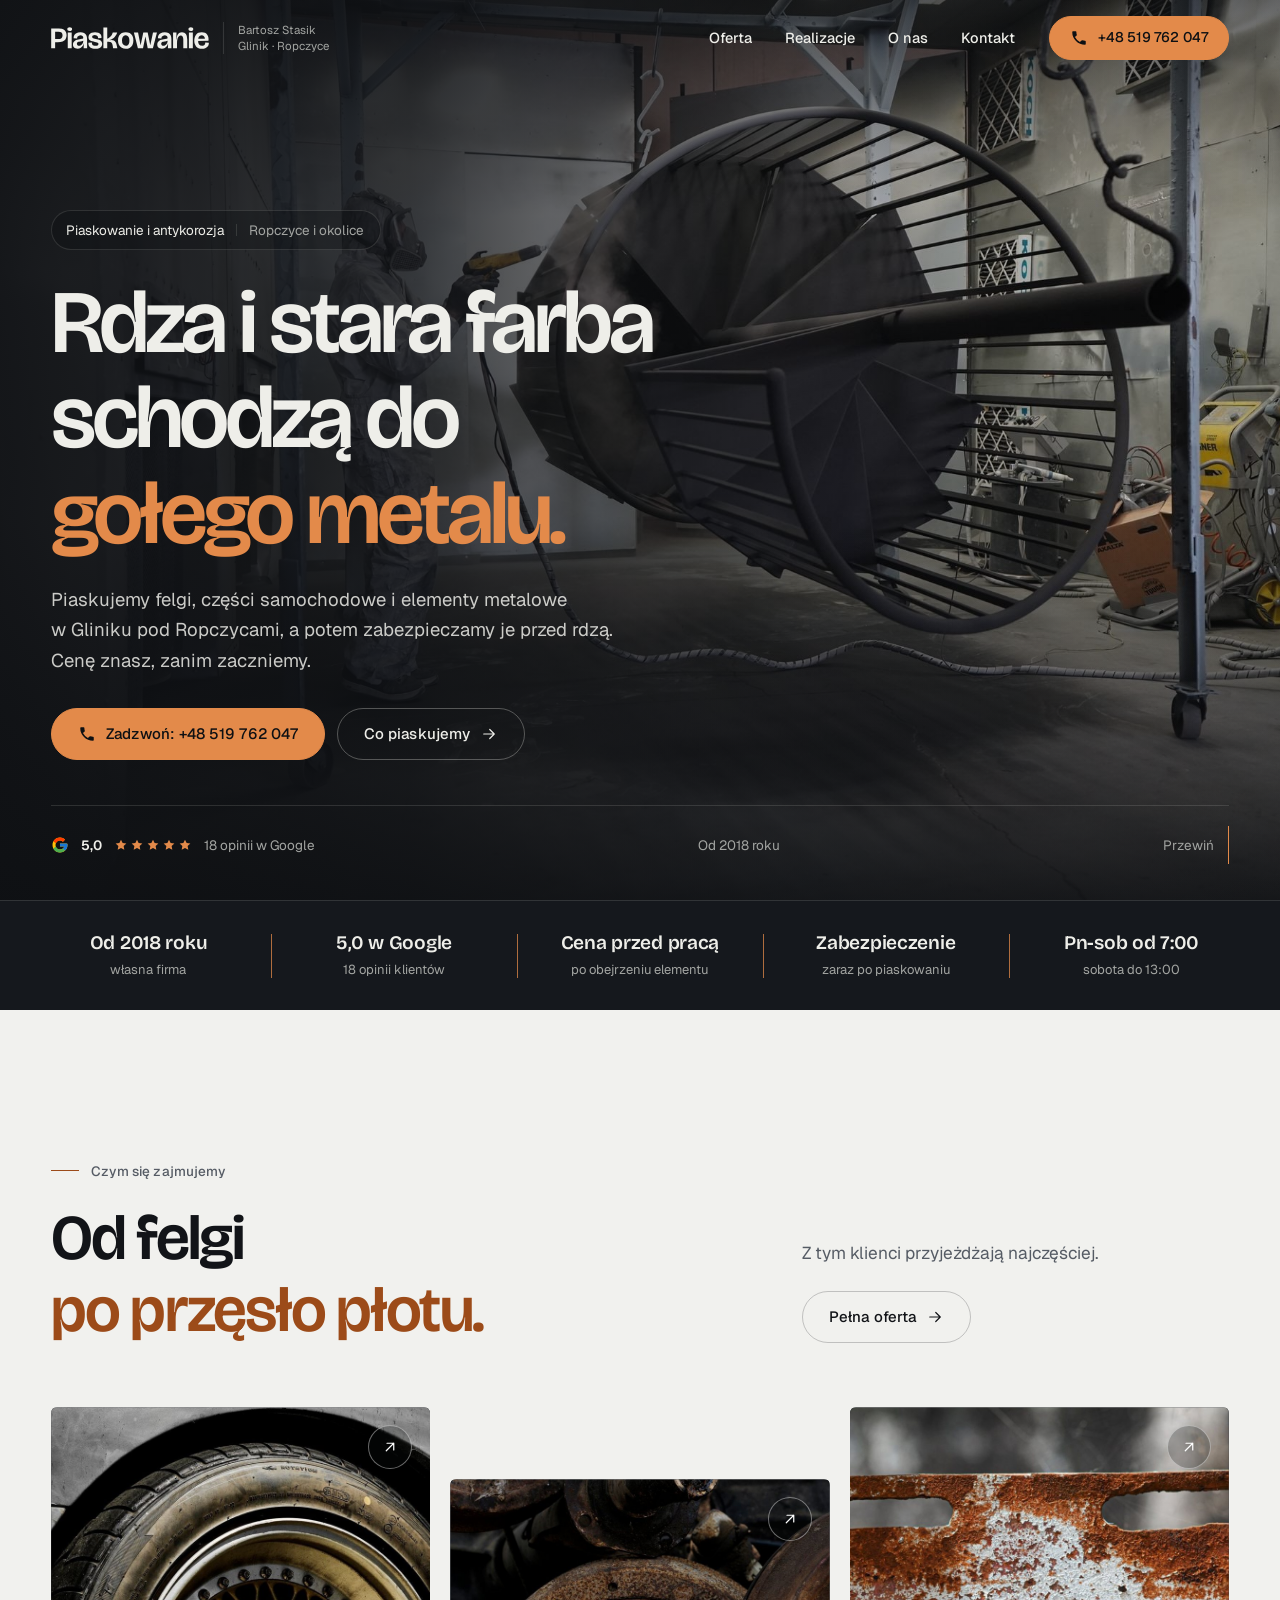
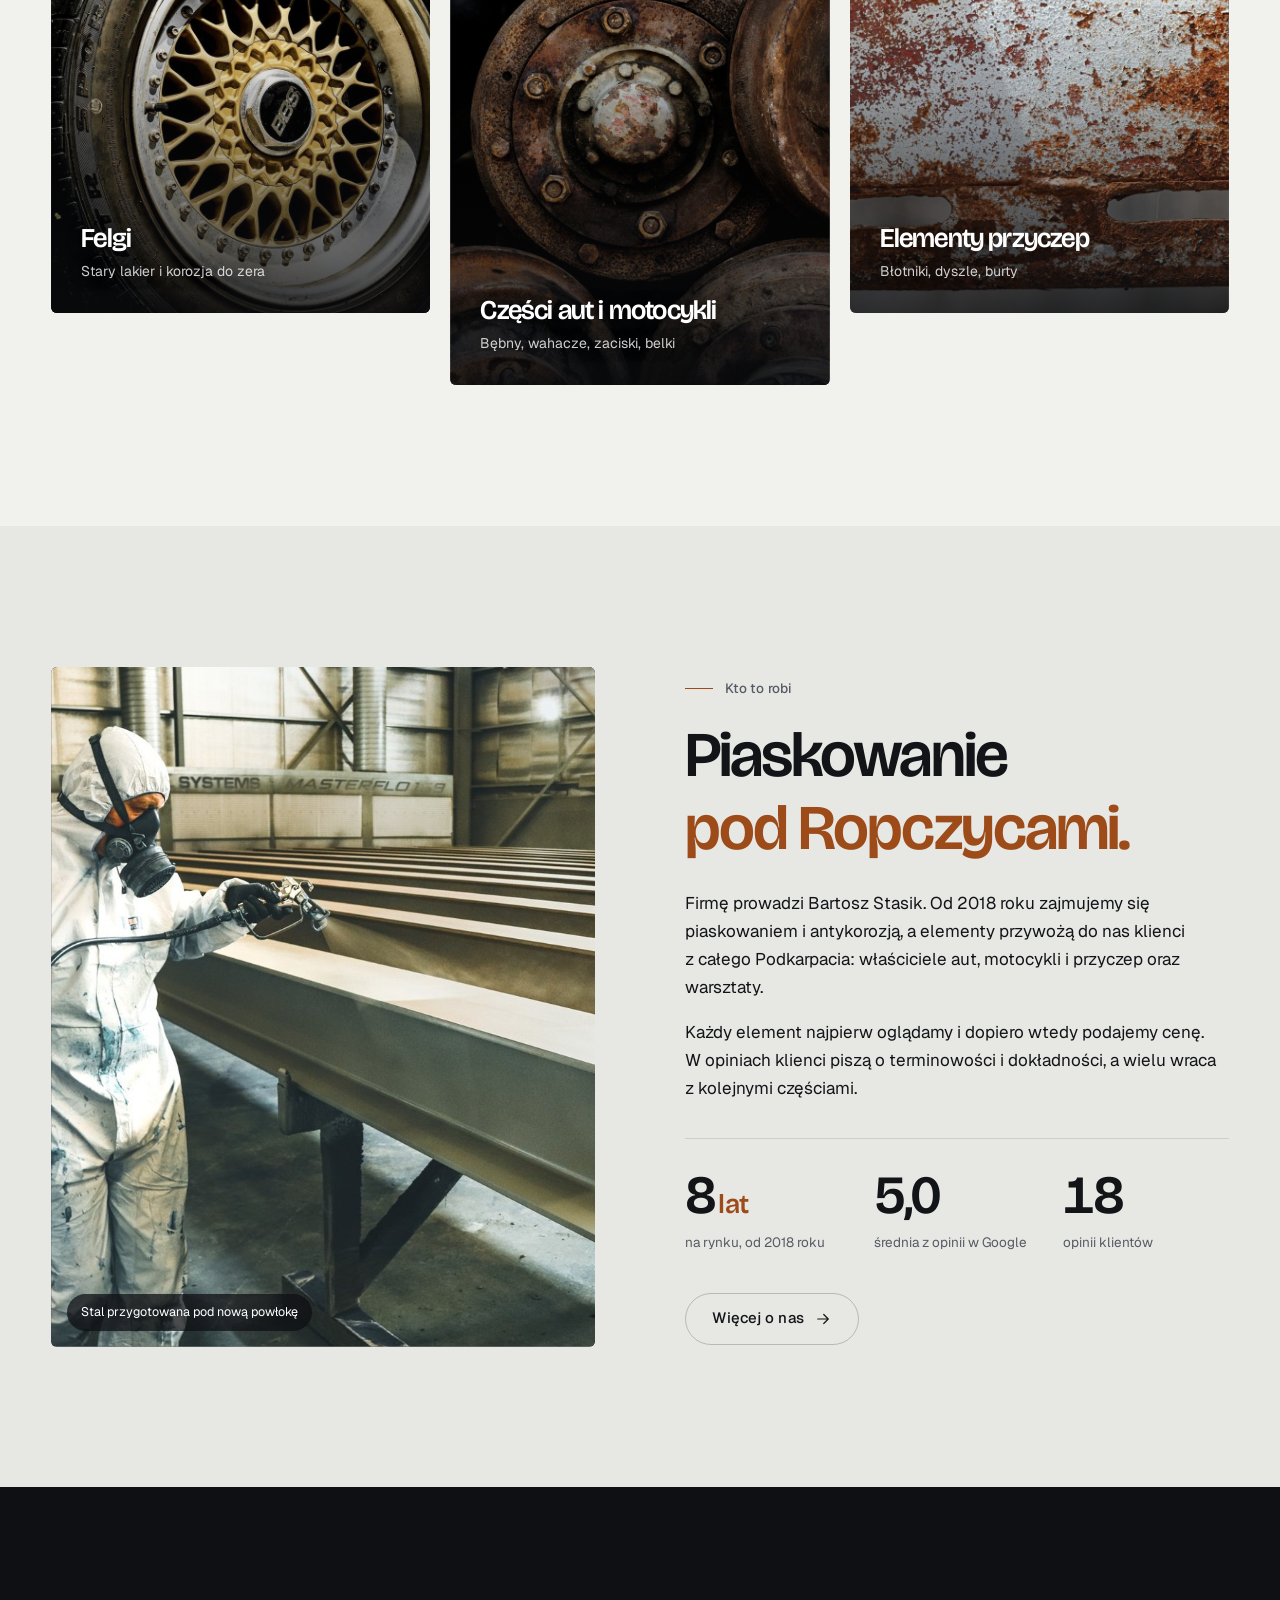
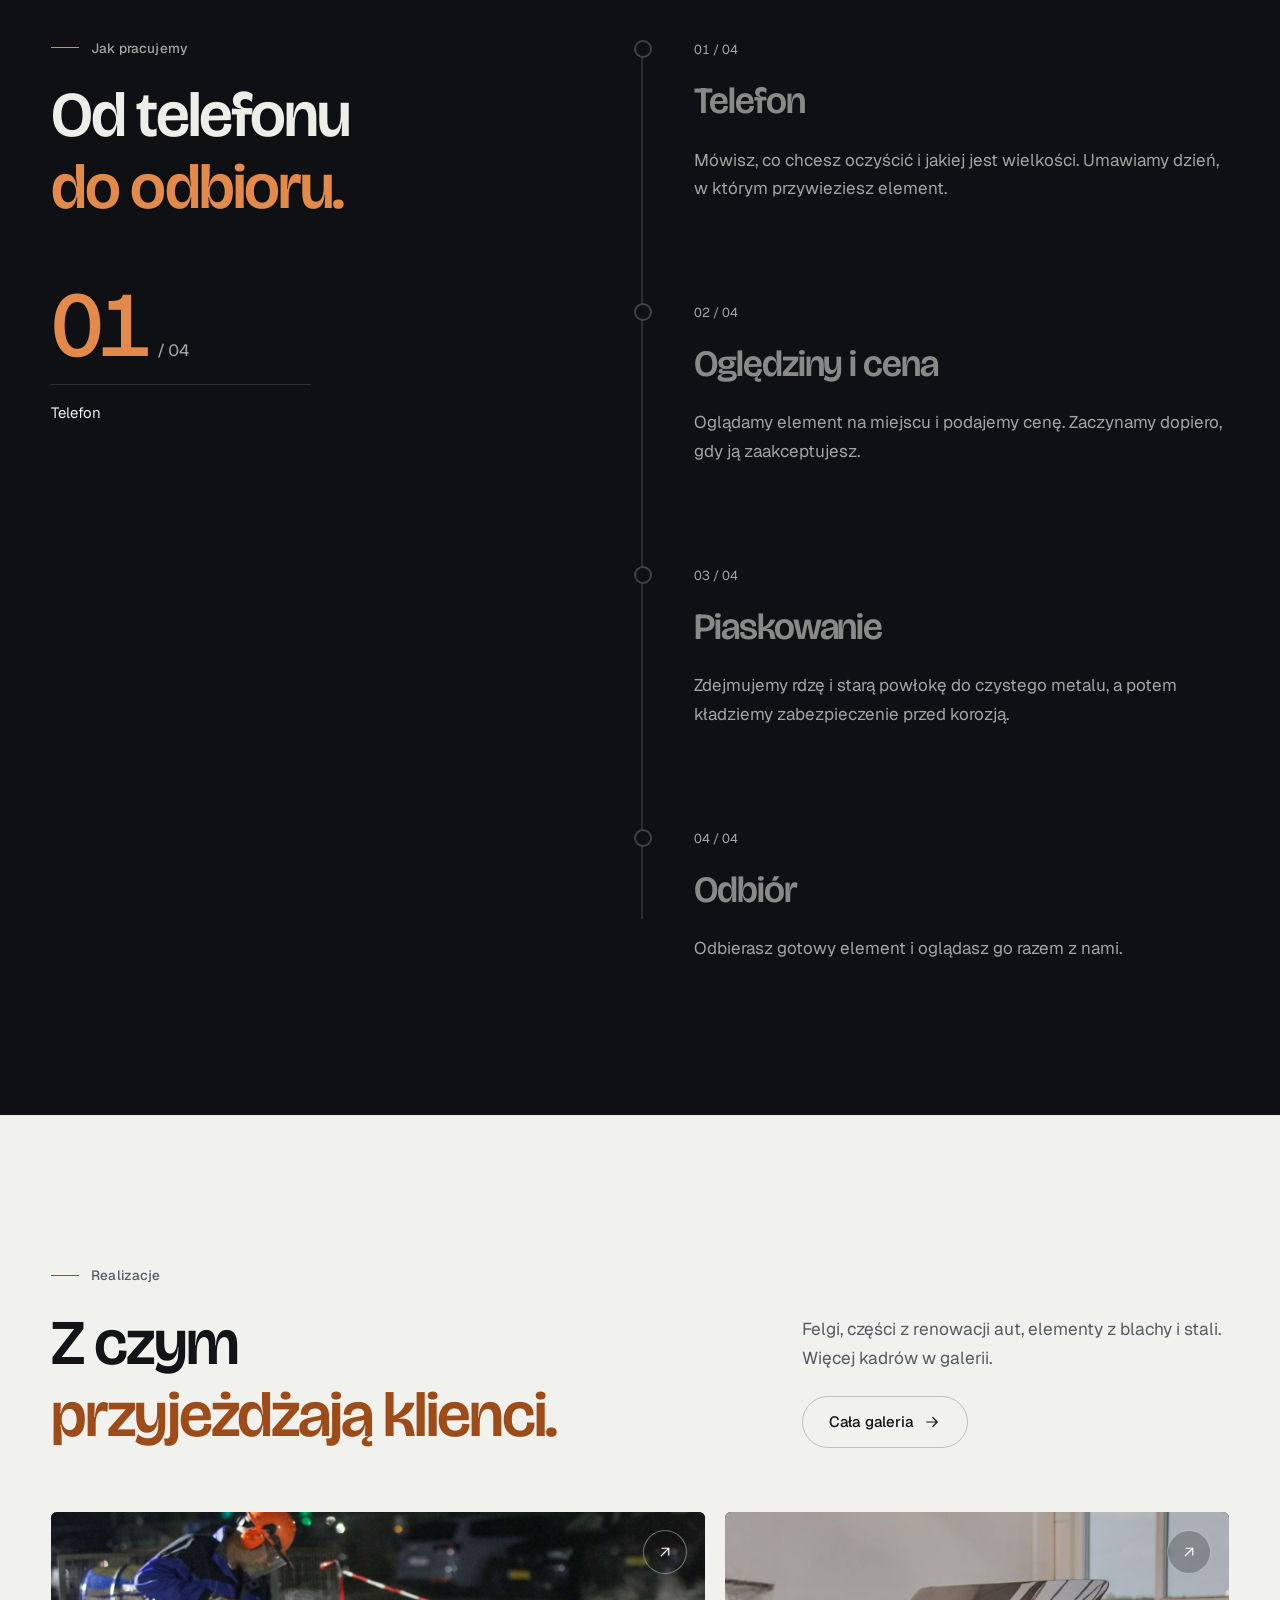
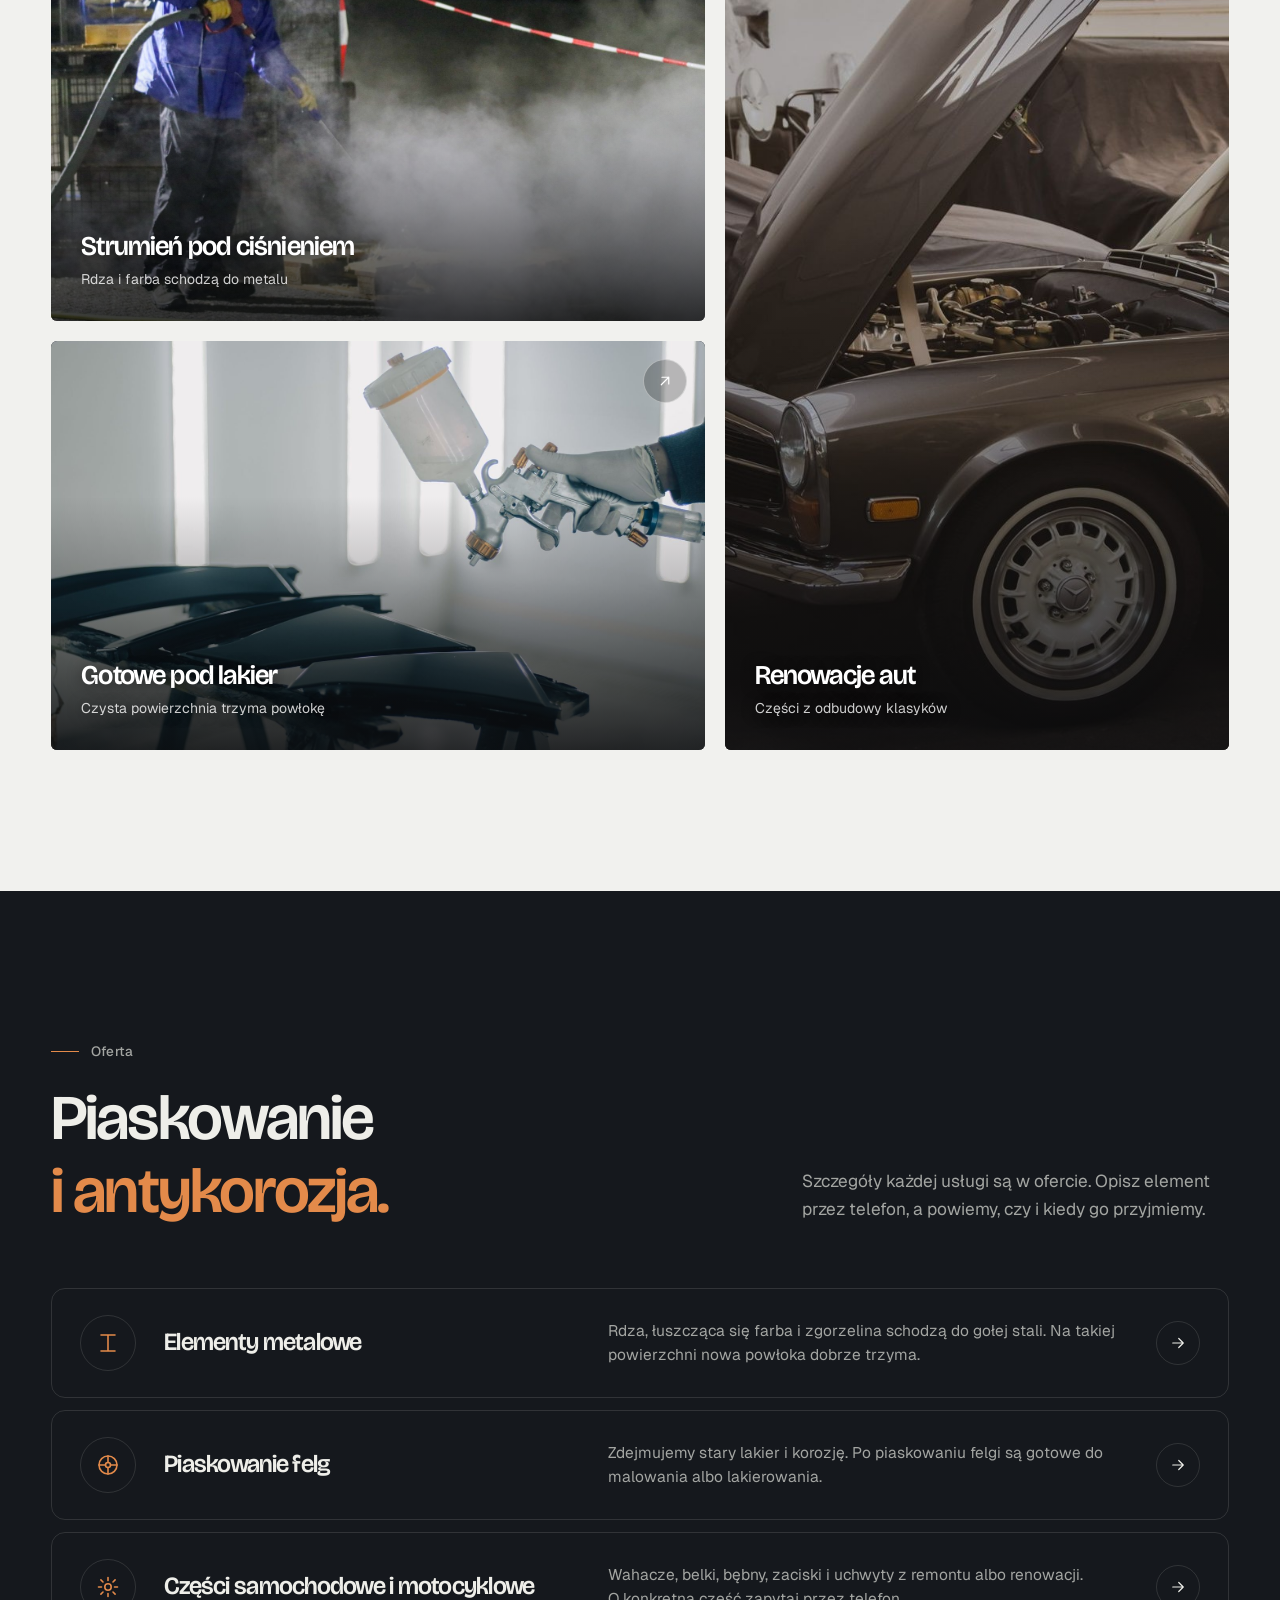
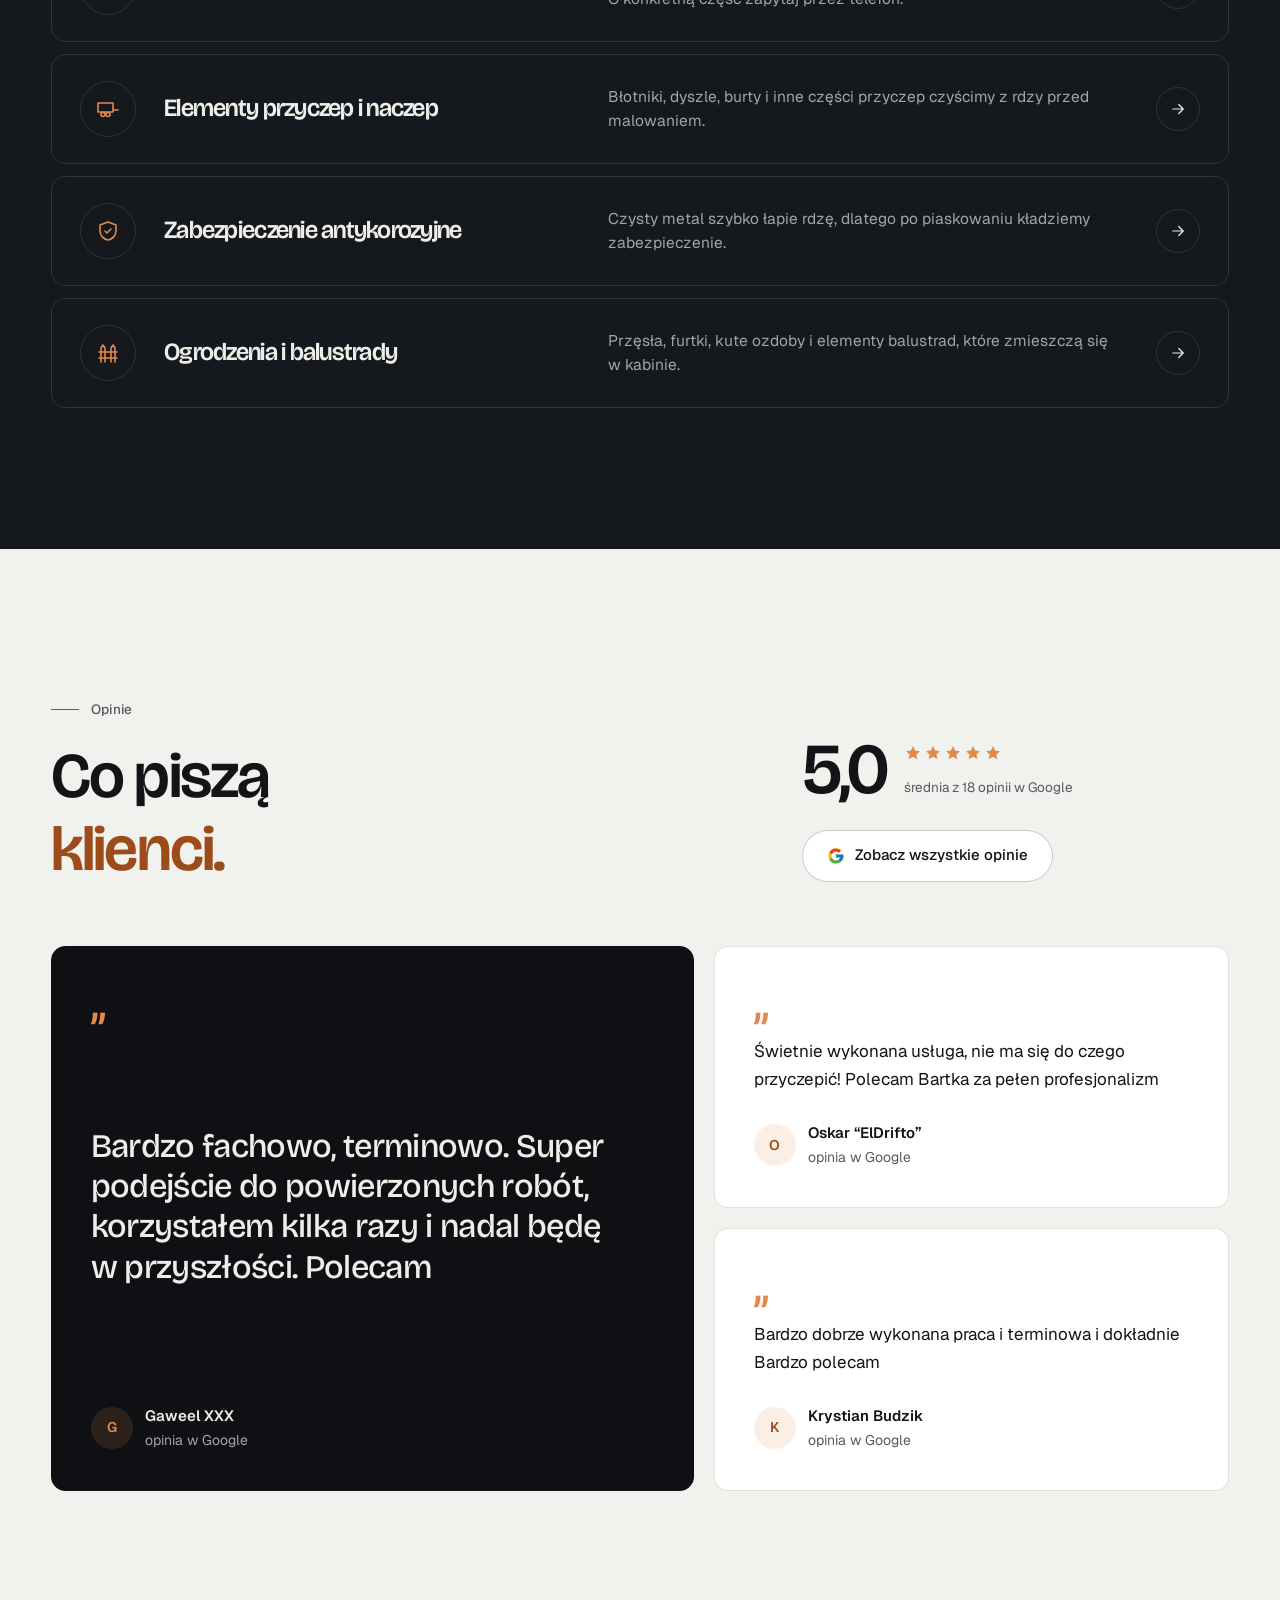
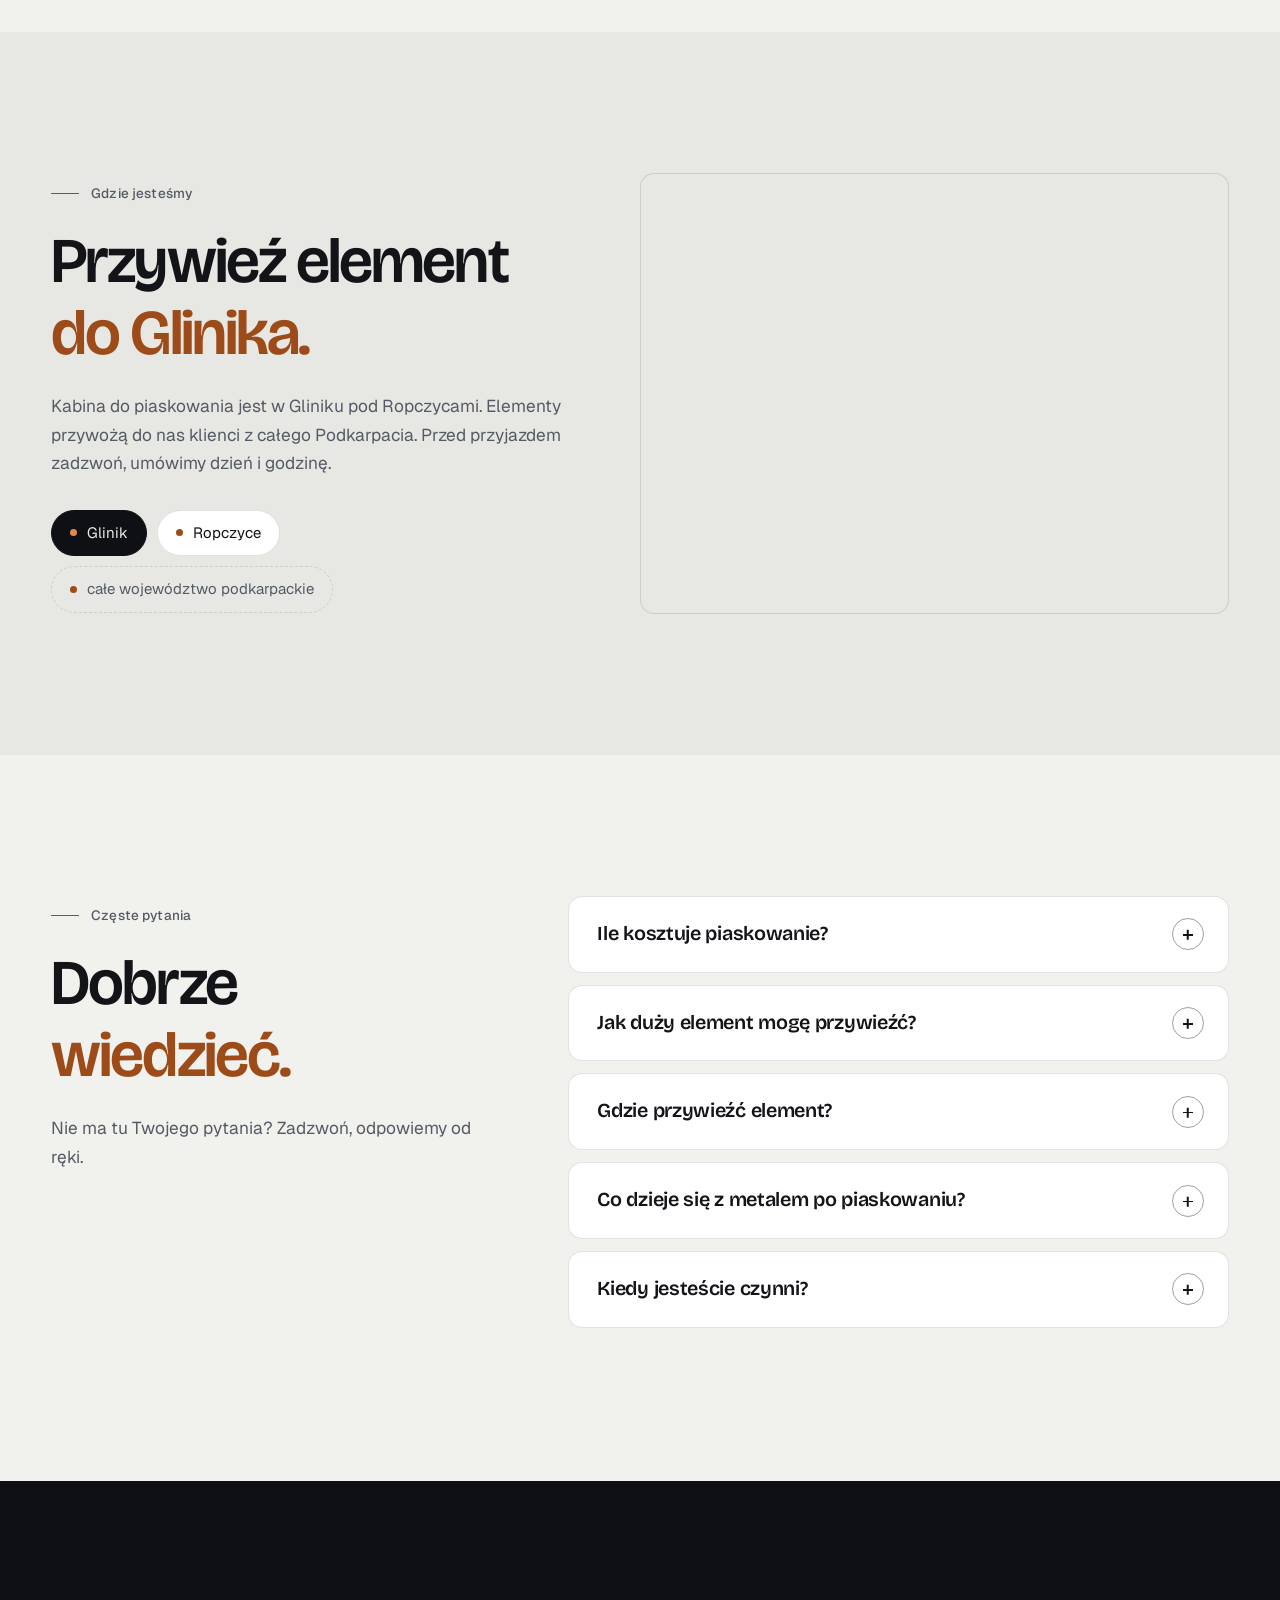
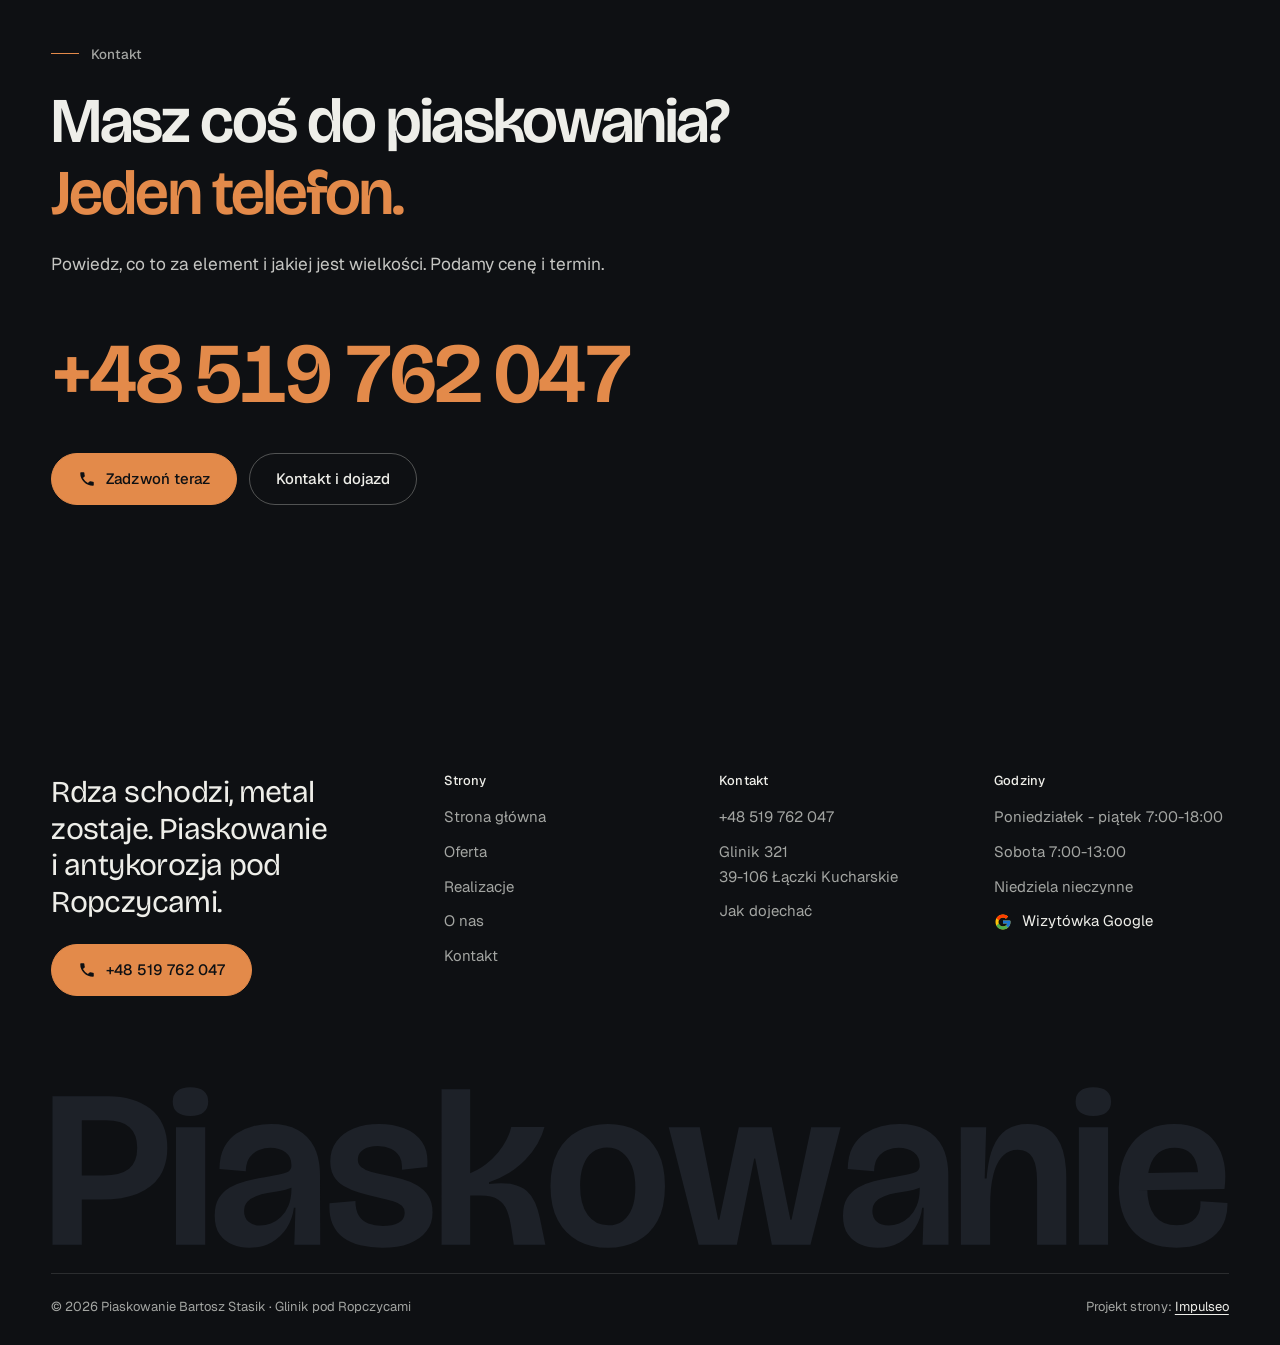
<file: index.html>
<!DOCTYPE html>
<html lang="pl">
<head>
<meta charset="UTF-8">
<meta name="viewport" content="width=device-width, initial-scale=1.0">
<title>Piaskowanie Bartosz Stasik - piaskowanie i antykorozja | Ropczyce</title>
<meta name="description" content="Piaskowanie i antykorozja w Gliniku pod Ropczycami: felgi, części samochodowe i motocyklowe, elementy przyczep i ogrodzeń. Cena przed pracą. Tel. +48 519 762 047.">
<link rel="canonical" href="https://impulseo-pl.github.io/piaskowanie/">
<meta name="robots" content="noindex, nofollow">
<meta name="theme-color" content="#0E1013">
<meta property="og:type" content="website">
<meta property="og:locale" content="pl_PL">
<meta property="og:site_name" content="Piaskowanie Bartosz Stasik">
<meta property="og:title" content="Piaskowanie Bartosz Stasik - piaskowanie i antykorozja | Ropczyce">
<meta property="og:description" content="Piaskowanie i antykorozja w Gliniku pod Ropczycami: felgi, części samochodowe i motocyklowe, elementy przyczep i ogrodzeń. Cena przed pracą. Tel. +48 519 762 047.">
<meta property="og:url" content="https://impulseo-pl.github.io/piaskowanie/">
<meta property="og:image" content="https://impulseo-pl.github.io/piaskowanie/img/og.jpg">
<meta property="og:image:width" content="1200">
<meta property="og:image:height" content="630">
<meta name="twitter:card" content="summary_large_image">
<script type="application/ld+json">{"@context": "https://schema.org", "@type": "LocalBusiness", "name": "Piaskowanie Bartosz Stasik", "url": "https://impulseo-pl.github.io/piaskowanie/", "telephone": "+48519762047", "image": "https://impulseo-pl.github.io/piaskowanie/img/og.jpg", "address": {"@type": "PostalAddress", "streetAddress": "Glinik 321", "postalCode": "39-106", "addressLocality": "Łączki Kucharskie", "addressRegion": "podkarpackie", "addressCountry": "PL"}, "openingHours": ["Mo-Fr 07:00-18:00", "Sa 07:00-13:00"], "areaServed": ["Ropczyce", "województwo podkarpackie"], "aggregateRating": {"@type": "AggregateRating", "ratingValue": "5.0", "reviewCount": "18"}, "sameAs": ["https://maps.google.com/?cid=4983853224863463767", "https://www.oferteo.pl/piaskowanie-bartosz-stasik/firma/4656475"]}</script>
<script>(function(){var d=document.documentElement;d.classList.add('js');try{if(!window.matchMedia('(prefers-reduced-motion: reduce)').matches)d.classList.add('anim');}catch(e){}setTimeout(function(){if(!d.classList.contains('anim-ok'))d.classList.remove('anim');},3500);})();</script>
<script>(function(){try{var d=document.documentElement,q=/[?&]intro/.test(location.search);if(!q&&window.matchMedia&&matchMedia('(prefers-reduced-motion: reduce)').matches)return;if(!q&&sessionStorage.getItem('piask_intro'))return;sessionStorage.setItem('piask_intro','1');d.classList.add('intro-on');setTimeout(function(){d.classList.remove('intro-on','intro-gra','intro-out');d.classList.add('hero-go')},4600);}catch(e){}})();</script>
<link rel="preload" as="image" href="img/hero.jpg" fetchpriority="high">
<link rel="preconnect" href="https://fonts.googleapis.com">
<link rel="preconnect" href="https://fonts.gstatic.com" crossorigin>
<link href="https://fonts.googleapis.com/css2?family=Bricolage+Grotesque:opsz,wght@12..96,400..700&family=Geist:wght@400..600&display=swap" rel="stylesheet">
<link rel="stylesheet" href="assets/styles.css?v=20261110">
<script src="assets/lenis.min.js?v=1.1.20" defer></script>
<script src="assets/main.js?v=20261110" defer></script>
</head>
<body>
<a class="skip" href="#tresc">Przejdź do treści</a>
<header class="site-head">
<div class="intro" aria-hidden="true"><span class="intro-line"><i></i></span><span class="intro-meta">piaskowanie · antykorozja · Ropczyce</span></div><div class="head-in">
  <a class="brand" href="index.html" aria-label="Piaskowanie Bartosz Stasik - strona główna">
    <span class="znak"><svg class="wm" viewBox="39 -706 5240 726" role="img" aria-label="Piaskowanie"><path pathLength="1" style="--i:0" d="M134.3 -200.8V-307.7H273.5Q347.4 -307.7 384.9 -336.6Q422.4 -365.4 422.4 -430.8Q422.4 -492.6 388 -522.8Q353.6 -553.1 283.5 -553.1H134.3V-660H293.4Q349.8 -660 397.8 -646.4Q445.7 -632.7 481.3 -604.3Q516.9 -575.9 536.7 -532.9Q556.4 -490 556.4 -430.7Q556.4 -355.9 522.7 -304.5Q489 -253.2 423.7 -227Q358.3 -200.8 261.3 -200.8ZM45.4 0V-660H175.9V0Z"/><path pathLength="1" style="--i:1" d="M594.8 0V-522.6H725V0ZM659.2 -572.6Q620.7 -572.6 600.5 -589.1Q580.4 -605.6 580.4 -636.4Q580.4 -668 600.7 -684.2Q621 -700.4 659.1 -700.4Q698.1 -700.4 718.3 -683.9Q738.4 -667.3 738.4 -636Q738.4 -606 718.2 -589.3Q698 -572.6 659.2 -572.6Z"/><path pathLength="1" style="--i:2" d="M921.9 13.7Q881.6 13.7 846.3 -0.6Q811.1 -14.9 789.1 -46.2Q767.2 -77.6 767.2 -129.1Q767.2 -176.3 785.3 -206.1Q803.4 -235.8 834.6 -254.2Q865.9 -272.5 904.5 -282.3Q943.1 -292.1 983.4 -299.1Q1037.5 -308.8 1064.1 -314.7Q1090.7 -320.5 1099.7 -329Q1108.8 -337.4 1108.8 -352.6Q1108.8 -390.6 1082.3 -410.7Q1055.9 -430.8 1014.9 -430.8Q989.6 -430.8 964.6 -421.3Q939.6 -411.8 923.1 -389Q906.5 -366.3 905.7 -326.2L788.4 -337.1Q789.1 -395 809.6 -433.6Q830.2 -472.3 864.1 -494.8Q898.1 -517.2 938.3 -526.9Q978.5 -536.6 1018.5 -536.6Q1088.5 -536.6 1137 -510.4Q1185.4 -484.2 1210.7 -433.3Q1235.9 -382.5 1235.9 -307.7V-211.9Q1236.2 -176.8 1236.4 -141.2Q1236.5 -105.6 1236.7 -70.3Q1236.8 -35.1 1236.8 0H1121.4Q1122.9 -40.2 1124.1 -80Q1125.3 -119.9 1126.5 -163.9H1119.6Q1114.1 -114.7 1087.8 -74.3Q1061.6 -34 1019.3 -10.1Q977.1 13.7 921.9 13.7ZM970 -85.1Q993.3 -85.1 1017.5 -94.5Q1041.6 -103.8 1062.1 -123.3Q1082.6 -142.8 1095.4 -173.4Q1108.2 -203.9 1108.8 -245.6L1109.1 -269L1135.8 -274.4Q1126.3 -260.2 1104.9 -252Q1083.6 -243.9 1056.6 -239.2Q1029.5 -234.6 1002 -229.6Q974.4 -224.7 950.8 -215.7Q927.2 -206.7 912.6 -191.2Q898 -175.7 898 -148.6Q898 -118.7 917.9 -101.9Q937.7 -85.1 970 -85.1Z"/><path pathLength="1" style="--i:3" d="M1511.1 13.7Q1459.9 13.7 1416.1 3.2Q1372.2 -7.3 1340.2 -30.3Q1308.2 -53.3 1291.6 -91.5Q1275 -129.7 1278.3 -184.1L1393.5 -194.6Q1393.4 -154.4 1408.2 -129.6Q1423 -104.8 1450.4 -93.8Q1477.7 -82.7 1515.2 -82.7Q1558.8 -82.7 1585.8 -97.4Q1612.8 -112.1 1612.8 -141.6Q1612.8 -161.5 1600.4 -173.1Q1588.1 -184.8 1562.1 -192.9Q1536.1 -201 1495.1 -210.1Q1448.9 -221 1409.7 -232.5Q1370.5 -244 1341.6 -261.1Q1312.8 -278.2 1297.2 -304.5Q1281.6 -330.9 1281.6 -370.8Q1281.6 -422.5 1309.1 -459.5Q1336.7 -496.5 1385.9 -516.6Q1435 -536.6 1500 -536.6Q1559.2 -536.6 1610 -517.6Q1660.7 -498.6 1690 -456.5Q1719.3 -414.4 1713.1 -345.8L1600.3 -333.7Q1603.3 -368.7 1589.9 -392Q1576.5 -415.4 1551.6 -427.1Q1526.7 -438.8 1492.8 -438.8Q1451.6 -438.8 1427.9 -422.7Q1404.1 -406.6 1404.1 -380.4Q1404.1 -358.8 1418.8 -345.8Q1433.4 -332.7 1461.4 -324.9Q1489.3 -317.1 1528.9 -308.7Q1563.5 -302 1599.9 -292.1Q1636.3 -282.1 1667.3 -264.7Q1698.2 -247.2 1717.5 -218.1Q1736.7 -189 1736.7 -143.6Q1736.7 -95.8 1710.2 -60.3Q1683.6 -24.8 1633.4 -5.6Q1583.2 13.7 1511.1 13.7Z"/><path pathLength="1" style="--i:4" d="M1776.8 0V-691H1904.2V-317.6Q1943 -333.5 1974.1 -357.4Q2005.2 -381.3 2028.5 -409.8Q2051.8 -438.2 2066.3 -467.5Q2080.9 -496.8 2087 -523.2H2234.9Q2225.1 -485.9 2203.9 -449Q2182.6 -412.1 2150.8 -379Q2119 -345.9 2077.9 -319.8Q2036.7 -293.6 1987.8 -277.8V-269.8Q2050.7 -277.7 2091.4 -268.7Q2132.1 -259.7 2156.2 -238.3Q2180.2 -216.9 2193.3 -186.2Q2206.4 -155.5 2214 -119.3L2238.8 0H2098.3L2085.5 -84.4Q2079.4 -122.4 2067.9 -152.3Q2056.4 -182.3 2029.5 -200.1Q2002.6 -217.9 1950 -218.2L1904.2 -218.5V0Z"/><path pathLength="1" style="--i:5" d="M2516.4 13.7Q2442.8 13.7 2385 -16.6Q2327.2 -47 2294.3 -108.1Q2261.5 -169.1 2261.5 -260.9Q2261.5 -354.9 2295.2 -415.8Q2329 -476.7 2386.7 -506.7Q2444.4 -536.6 2516.7 -536.6Q2591.4 -536.6 2648.7 -506Q2706 -475.3 2738.5 -414.1Q2771 -352.9 2771 -260.4Q2771 -166.1 2737.6 -105.4Q2704.1 -44.6 2646.4 -15.4Q2588.7 13.7 2516.4 13.7ZM2518.9 -85.8Q2557.1 -85.8 2583.8 -105.4Q2610.5 -125 2624.8 -162.8Q2639.1 -200.5 2639.1 -253.5Q2639.1 -310 2623.9 -349.5Q2608.8 -389.1 2580.7 -410.6Q2552.7 -432.2 2513.5 -432.2Q2476 -432.2 2449.2 -412Q2422.3 -391.8 2407.9 -353.6Q2393.4 -315.4 2393.4 -262.3Q2393.4 -179.4 2426.7 -132.6Q2459.9 -85.8 2518.9 -85.8Z"/><path pathLength="1" style="--i:6" d="M2920.9 0 2787.8 -522.6H2925.9L3007.6 -110.8H3012.9L3099.8 -522.6H3245.8L3329.2 -110.8H3334.2L3421.8 -522.6H3552.5L3418.4 0H3246.7L3172.6 -383.3H3168.2L3090.9 0Z"/><path pathLength="1" style="--i:7" d="M3717.9 13.7Q3677.6 13.7 3642.3 -0.6Q3607.1 -14.9 3585.1 -46.2Q3563.2 -77.6 3563.2 -129.1Q3563.2 -176.3 3581.3 -206.1Q3599.4 -235.8 3630.6 -254.2Q3661.9 -272.5 3700.5 -282.3Q3739.1 -292.1 3779.4 -299.1Q3833.5 -308.8 3860.1 -314.7Q3886.7 -320.5 3895.7 -329Q3904.8 -337.4 3904.8 -352.6Q3904.8 -390.6 3878.3 -410.7Q3851.9 -430.8 3810.9 -430.8Q3785.6 -430.8 3760.6 -421.3Q3735.6 -411.8 3719.1 -389Q3702.5 -366.3 3701.7 -326.2L3584.4 -337.1Q3585.1 -395 3605.6 -433.6Q3626.2 -472.3 3660.1 -494.8Q3694.1 -517.2 3734.3 -526.9Q3774.5 -536.6 3814.5 -536.6Q3884.5 -536.6 3933 -510.4Q3981.4 -484.2 4006.7 -433.3Q4031.9 -382.5 4031.9 -307.7V-211.9Q4032.2 -176.8 4032.4 -141.2Q4032.5 -105.6 4032.7 -70.3Q4032.8 -35.1 4032.8 0H3917.4Q3918.9 -40.2 3920.1 -80Q3921.3 -119.9 3922.5 -163.9H3915.6Q3910.1 -114.7 3883.8 -74.3Q3857.6 -34 3815.3 -10.1Q3773.1 13.7 3717.9 13.7ZM3766 -85.1Q3789.3 -85.1 3813.5 -94.5Q3837.6 -103.8 3858.1 -123.3Q3878.6 -142.8 3891.4 -173.4Q3904.2 -203.9 3904.8 -245.6L3905.1 -269L3931.8 -274.4Q3922.3 -260.2 3900.9 -252Q3879.6 -243.9 3852.6 -239.2Q3825.5 -234.6 3798 -229.6Q3770.4 -224.7 3746.8 -215.7Q3723.2 -206.7 3708.6 -191.2Q3694 -175.7 3694 -148.6Q3694 -118.7 3713.9 -101.9Q3733.7 -85.1 3766 -85.1Z"/><path pathLength="1" style="--i:8" d="M4087.8 0V-274.7L4087.2 -522.6H4200.5L4193.9 -294.4H4202.5Q4208.5 -376.6 4229.6 -430.1Q4250.6 -483.6 4289 -510.1Q4327.3 -536.6 4384.6 -536.6Q4471.5 -536.6 4514.3 -476.9Q4557 -417.2 4557 -296.1V0H4426.8V-283.2Q4426.8 -354 4406.5 -388Q4386.3 -422.1 4341 -422.1Q4302.9 -422.1 4275.3 -395.8Q4247.6 -369.6 4232.8 -313.7Q4218 -257.9 4218 -167.8V0Z"/><path pathLength="1" style="--i:9" d="M4612.8 0V-522.6H4743V0ZM4677.2 -572.6Q4638.7 -572.6 4618.5 -589.1Q4598.4 -605.6 4598.4 -636.4Q4598.4 -668 4618.7 -684.2Q4639 -700.4 4677.1 -700.4Q4716.1 -700.4 4736.3 -683.9Q4756.4 -667.3 4756.4 -636Q4756.4 -606 4736.2 -589.3Q4716 -572.6 4677.2 -572.6Z"/><path pathLength="1" style="--i:10" d="M5047.4 13.7Q4978.7 13.7 4930.1 -6.8Q4881.6 -27.2 4850.6 -63.7Q4819.6 -100.1 4805 -148.4Q4790.5 -196.7 4790.5 -252.7Q4790.5 -309.7 4805.1 -361Q4819.8 -412.2 4850 -451.7Q4880.2 -491.1 4927 -513.9Q4973.9 -536.6 5038.3 -536.6Q5100.3 -536.6 5146 -515.2Q5191.6 -493.8 5220.2 -454.9Q5248.7 -416.1 5259 -363.5Q5269.3 -310.9 5261 -248.1L4871.4 -241.8V-318.1L5162.8 -323.4L5142.4 -279.3Q5146.6 -326.8 5136.4 -360.7Q5126.2 -394.6 5102.1 -412.9Q5078.1 -431.2 5038.3 -431.2Q4995.9 -431.2 4968.8 -409.6Q4941.7 -388.1 4929.3 -349.2Q4916.8 -310.4 4916.8 -258.6Q4916.8 -171.9 4950.3 -129.1Q4983.7 -86.2 5049.3 -86.2Q5080.2 -86.2 5100.7 -95.1Q5121.2 -103.9 5133.4 -119.2Q5145.7 -134.4 5150.4 -153.6Q5155.2 -172.8 5153.9 -193.2L5274 -185.8Q5275.8 -148.6 5264.2 -113.2Q5252.6 -77.7 5225.6 -49.2Q5198.5 -20.7 5154.4 -3.5Q5110.3 13.7 5047.4 13.7Z"/></svg></span>
    <span class="brand-sub">Bartosz Stasik<br>Glinik · Ropczyce</span>
  </a>
  <nav class="nav-links" aria-label="Menu główne">
    <a class="nl" href="oferta.html">Oferta</a><a class="nl" href="realizacje.html">Realizacje</a><a class="nl" href="o-nas.html">O&nbsp;nas</a><a class="nl" href="kontakt.html">Kontakt</a>
    <a class="btn btn-copper nav-cta" href="tel:+48519762047"><svg class="ico" width="16" height="16" viewBox="0 0 24 24" fill="none" aria-hidden="true"><path d="M6.6 10.8a15.5 15.5 0 0 0 6.6 6.6l2.2-2.2a1 1 0 0 1 1-.24 11.4 11.4 0 0 0 3.6.58 1 1 0 0 1 1 1V20a1 1 0 0 1-1 1A17 17 0 0 1 3 4a1 1 0 0 1 1-1h3.5a1 1 0 0 1 1 1c0 1.25.2 2.46.58 3.6a1 1 0 0 1-.25 1l-2.23 2.2Z" fill="currentColor"/></svg>+48 519 762 047</a>
  </nav>
  <button class="burger" type="button" aria-label="Otwórz menu" aria-expanded="false" aria-controls="mnav"><span></span><span></span></button>
</div>
</header>
<script>(function(){var d=document.documentElement;if(!d.classList.contains('intro-on'))return;
var wyszlo=false,koniec=false,t0=Date.now();
function heroGotowe(){var im=document.querySelector('.hero-media img, .pagehead-media img');return !!(im&&im.complete&&im.naturalWidth>0);}
function sprzataj(){if(koniec)return;koniec=true;d.classList.add('hero-go');d.classList.remove('intro-on','intro-gra','intro-out');
['--i-w','--i-h','--i-px','--i-py','--i-zmniejsz','--i-baza-w','--i-baza-h'].forEach(function(k){d.style.removeProperty(k);});
try{document.dispatchEvent(new Event('wejscie:koniec'));}catch(e){}}
function wyjdz(){if(wyszlo||koniec)return;wyszlo=true;d.classList.add('intro-out');setTimeout(function(){d.classList.add('hero-go');},240);setTimeout(sprzataj,880);}
function moze(){if(wyszlo||koniec)return;var t=Date.now()-t0;if(t>=1500&&(heroGotowe()||t>=1900))wyjdz();else setTimeout(moze,60);}
try{var znak=document.querySelector('.brand .znak'),wm=znak&&znak.querySelector('.wm');if(!wm){sprzataj();return;}
znak.classList.add('mierze');var r=wm.getBoundingClientRect();znak.classList.remove('mierze');
if(!r.width||!r.height){sprzataj();return;}
var W=window.innerWidth,H=window.innerHeight,cel=W<680?Math.min(W*0.84,360):Math.min(W*0.5,720);cel=Math.max(r.width,cel);
var u=function(k,v){d.style.setProperty(k,v);};
u('--i-w',Math.round(cel)+'px');u('--i-h',Math.round(cel*r.height/r.width)+'px');u('--i-zmniejsz',(r.width/cel).toFixed(4));
u('--i-px',Math.round(r.left+r.width/2-W/2)+'px');u('--i-py',Math.round(r.top+r.height/2-H/2)+'px');
u('--i-baza-w',Math.round(r.width)+'px');u('--i-baza-h',Math.round(r.height)+'px');
requestAnimationFrame(function(){requestAnimationFrame(function(){d.classList.add('intro-gra');t0=Date.now();moze();});});
['wheel','touchstart','keydown','pointerdown'].forEach(function(ev){window.addEventListener(ev,function(){sprzataj();},{once:true,passive:true});});
setTimeout(sprzataj,4100);
}catch(e){sprzataj();}})();</script>
<div class="mnav" id="mnav">
  <div class="mnav-in">
    <a class="ml" href="index.html" aria-current="page">Strona główna</a><a class="ml" href="oferta.html">Oferta</a><a class="ml" href="realizacje.html">Realizacje</a><a class="ml" href="o-nas.html">O&nbsp;nas</a><a class="ml" href="kontakt.html">Kontakt</a>
    <div class="mnav-foot">
      <span>Pn-pt 7:00-18:00, sobota 7:00-13:00</span>
      <a class="btn btn-copper" href="tel:+48519762047"><svg class="ico" width="16" height="16" viewBox="0 0 24 24" fill="none" aria-hidden="true"><path d="M6.6 10.8a15.5 15.5 0 0 0 6.6 6.6l2.2-2.2a1 1 0 0 1 1-.24 11.4 11.4 0 0 0 3.6.58 1 1 0 0 1 1 1V20a1 1 0 0 1-1 1A17 17 0 0 1 3 4a1 1 0 0 1 1-1h3.5a1 1 0 0 1 1 1c0 1.25.2 2.46.58 3.6a1 1 0 0 1-.25 1l-2.23 2.2Z" fill="currentColor"/></svg>+48 519 762 047</a>
    </div>
  </div>
</div>
<main id="tresc">

<section class="hero">
  <div class="hero-media"><img src="img/hero.jpg" alt="Pracownik w kombinezonie i masce przy dużym elemencie stalowym w kabinie" width="1880" height="1253" decoding="async" fetchpriority="high"></div>
  <div class="hero-in">
    <p class="hero-tag up" style="--d:0">Piaskowanie i&nbsp;antykorozja<span class="sep" aria-hidden="true"></span><span class="muted">Ropczyce i&nbsp;okolice</span></p>
    <h1><span class="ln"><span class="ln-i" style="--k:0">Rdza i&nbsp;stara farba</span></span><span class="ln"><span class="ln-i" style="--k:1">schodzą do</span></span><span class="ln"><span class="ln-i" style="--k:2"><em>gołego metalu.</em></span></span></h1>
    <p class="hero-lead up" style="--d:380">Piaskujemy felgi, części samochodowe i&nbsp;elementy metalowe w&nbsp;Gliniku pod Ropczycami, a&nbsp;potem zabezpieczamy je przed rdzą. Cenę znasz, zanim zaczniemy.</p>
    <div class="hero-ctas up" style="--d:500">
      <a class="btn btn-copper" href="tel:+48519762047"><svg class="ico" width="16" height="16" viewBox="0 0 24 24" fill="none" aria-hidden="true"><path d="M6.6 10.8a15.5 15.5 0 0 0 6.6 6.6l2.2-2.2a1 1 0 0 1 1-.24 11.4 11.4 0 0 0 3.6.58 1 1 0 0 1 1 1V20a1 1 0 0 1-1 1A17 17 0 0 1 3 4a1 1 0 0 1 1-1h3.5a1 1 0 0 1 1 1c0 1.25.2 2.46.58 3.6a1 1 0 0 1-.25 1l-2.23 2.2Z" fill="currentColor"/></svg>Zadzwoń: +48 519 762 047</a>
      <a class="btn btn-ghost" href="oferta.html">Co piaskujemy<svg class="ico arr" width="18" height="18" viewBox="0 0 24 24" fill="none" stroke="currentColor" stroke-width="1.6" stroke-linecap="round" stroke-linejoin="round" aria-hidden="true"><path d="M5 12h14M13 6l6 6-6 6"/></svg></a>
    </div>
    <div class="hero-foot up" style="--d:640">
      <span class="rate"><svg class="g-logo" viewBox="0 0 48 48" aria-hidden="true"><path fill="#FFC107" d="M43.6 20.5H42V20H24v8h11.3C33.7 32.7 29.2 36 24 36c-6.6 0-12-5.4-12-12s5.4-12 12-12c3.1 0 5.8 1.2 7.9 3.1l5.7-5.7C34 6.1 29.3 4 24 4 12.9 4 4 12.9 4 24s8.9 20 20 20 20-8.9 20-20c0-1.3-.1-2.4-.4-3.5z"/><path fill="#FF3D00" d="m6.3 14.7 6.6 4.8C14.7 15.1 19 12 24 12c3.1 0 5.8 1.2 7.9 3.1l5.7-5.7C34 6.1 29.3 4 24 4 16.3 4 9.7 8.3 6.3 14.7z"/><path fill="#4CAF50" d="M24 44c5.2 0 9.9-2 13.4-5.2l-6.2-5.2A11.9 11.9 0 0 1 24 36c-5.2 0-9.6-3.3-11.3-7.9l-6.5 5C9.5 39.6 16.2 44 24 44z"/><path fill="#1976D2" d="M43.6 20.5H42V20H24v8h11.3a12 12 0 0 1-4.1 5.6l6.2 5.2C37 39.2 44 34 44 24c0-1.3-.1-2.4-.4-3.5z"/></svg><b>5,0</b><span class="stars" aria-label="Ocena 5 na 5"><svg viewBox="0 0 24 24" aria-hidden="true"><path fill="currentColor" d="M12 2.8l2.8 5.9 6.4.8-4.7 4.4 1.2 6.3L12 17.1l-5.7 3.1 1.2-6.3L2.8 9.5l6.4-.8z"/></svg><svg viewBox="0 0 24 24" aria-hidden="true"><path fill="currentColor" d="M12 2.8l2.8 5.9 6.4.8-4.7 4.4 1.2 6.3L12 17.1l-5.7 3.1 1.2-6.3L2.8 9.5l6.4-.8z"/></svg><svg viewBox="0 0 24 24" aria-hidden="true"><path fill="currentColor" d="M12 2.8l2.8 5.9 6.4.8-4.7 4.4 1.2 6.3L12 17.1l-5.7 3.1 1.2-6.3L2.8 9.5l6.4-.8z"/></svg><svg viewBox="0 0 24 24" aria-hidden="true"><path fill="currentColor" d="M12 2.8l2.8 5.9 6.4.8-4.7 4.4 1.2 6.3L12 17.1l-5.7 3.1 1.2-6.3L2.8 9.5l6.4-.8z"/></svg><svg viewBox="0 0 24 24" aria-hidden="true"><path fill="currentColor" d="M12 2.8l2.8 5.9 6.4.8-4.7 4.4 1.2 6.3L12 17.1l-5.7 3.1 1.2-6.3L2.8 9.5l6.4-.8z"/></svg></span><span>18 opinii w&nbsp;Google</span></span>
      <span>Od 2018 roku</span>
      <span class="cue" aria-hidden="true">Przewiń<span class="cue-line"><i></i></span></span>
    </div>
  </div>
</section>

<section class="strip" aria-label="Najważniejsze w skrócie">
  <div class="strip-in">
    <div class="strip-it"><div class="k">Od 2018 roku</div><div class="v">własna firma</div></div><div class="strip-it"><div class="k">5,0 w&nbsp;Google</div><div class="v">18 opinii klientów</div></div><div class="strip-it"><div class="k">Cena przed pracą</div><div class="v">po obejrzeniu elementu</div></div><div class="strip-it"><div class="k">Zabezpieczenie</div><div class="v">zaraz po piaskowaniu</div></div><div class="strip-it"><div class="k">Pn-sob od 7:00</div><div class="v">sobota do 13:00</div></div>
  </div>
</section>

<section class="sec" id="uslugi">
  <div class="wrap">
    <div class="sec-head">
      <div>
        <p class="eyebrow rv">Czym się zajmujemy</p>
        <h2 class="h2 rv rv-h"><span class="ln"><span class="ln-i" style="--k:0">Od felgi</span></span><span class="ln"><span class="ln-i" style="--k:1"><em>po przęsło płotu.</em></span></span></h2>
      </div>
      <div class="side rv" style="--d:120">
        <p class="lead">Z&nbsp;tym klienci przyjeżdżają najczęściej.</p>
        <a class="btn btn-ghost" href="oferta.html">Pełna oferta<svg class="ico arr" width="18" height="18" viewBox="0 0 24 24" fill="none" stroke="currentColor" stroke-width="1.6" stroke-linecap="round" stroke-linejoin="round" aria-hidden="true"><path d="M5 12h14M13 6l6 6-6 6"/></svg></a>
      </div>
    </div>
    <div class="tiles-3">
      <a class="tile rv-img rv" style="--d:0" href="oferta.html#felgi">
        <img src="img/g2.jpg" alt="Felga samochodowa ze szprychami" width="1600" height="1066" decoding="async">
        <span class="go" aria-hidden="true"><svg class="ico" width="18" height="18" viewBox="0 0 24 24" fill="none" stroke="currentColor" stroke-width="1.6" stroke-linecap="round" stroke-linejoin="round" aria-hidden="true"><path d="M7 17 17 7M8 7h9v9"/></svg></span>
        <span class="tile-cap"><h3>Felgi</h3><span>Stary lakier i&nbsp;korozja do zera</span></span>
      </a><a class="tile rv-img rv" style="--d:120" href="oferta.html#czesci">
        <img src="img/g6.jpg" alt="Zardzewiałe bębny hamulcowe" width="1600" height="1066" decoding="async">
        <span class="go" aria-hidden="true"><svg class="ico" width="18" height="18" viewBox="0 0 24 24" fill="none" stroke="currentColor" stroke-width="1.6" stroke-linecap="round" stroke-linejoin="round" aria-hidden="true"><path d="M7 17 17 7M8 7h9v9"/></svg></span>
        <span class="tile-cap"><h3>Części aut i&nbsp;motocykli</h3><span>Bębny, wahacze, zaciski, belki</span></span>
      </a><a class="tile rv-img rv" style="--d:240" href="oferta.html#przyczepy">
        <img src="img/g4.jpg" alt="Zardzewiały element stalowy z otworami" width="1600" height="1066" decoding="async">
        <span class="go" aria-hidden="true"><svg class="ico" width="18" height="18" viewBox="0 0 24 24" fill="none" stroke="currentColor" stroke-width="1.6" stroke-linecap="round" stroke-linejoin="round" aria-hidden="true"><path d="M7 17 17 7M8 7h9v9"/></svg></span>
        <span class="tile-cap"><h3>Elementy przyczep</h3><span>Błotniki, dyszle, burty</span></span>
      </a>
    </div>
  </div>
</section>

<section class="sec paper-2">
  <div class="wrap about">
    <figure class="fig rv-img rv">
      <img src="img/about.jpg" alt="Pracownik w kombinezonie ochronnym przy stalowych belkach" width="1600" height="1066" decoding="async" data-plx="36" style="height:112%;margin-top:-6%">
      <figcaption class="fig-tag">Stal przygotowana pod nową powłokę</figcaption>
    </figure>
    <div>
      <p class="eyebrow rv">Kto to robi</p>
      <h2 class="h2 rv rv-h"><span class="ln"><span class="ln-i" style="--k:0">Piaskowanie</span></span><span class="ln"><span class="ln-i" style="--k:1"><em>pod Ropczycami.</em></span></span></h2>
      <p class="rv" style="--d:100;margin-top:28px">Firmę prowadzi Bartosz Stasik. Od 2018 roku zajmujemy się piaskowaniem i&nbsp;antykorozją, a&nbsp;elementy przywożą do nas klienci z&nbsp;całego Podkarpacia: właściciele aut, motocykli i&nbsp;przyczep oraz warsztaty.</p>
      <p class="rv" style="--d:160">Każdy element najpierw oglądamy i&nbsp;dopiero wtedy podajemy cenę. W&nbsp;opiniach klienci piszą o&nbsp;terminowości i&nbsp;dokładności, a&nbsp;wielu wraca z&nbsp;kolejnymi częściami.</p>
      <div class="stats rv" style="--d:200">
        <div class="stat"><b><span class="num" data-to="8">8</span><small>lat</small></b><span>na rynku, od 2018 roku</span></div>
        <div class="stat"><b><span class="num" data-to="5,0">5,0</span></b><span>średnia z&nbsp;opinii w&nbsp;Google</span></div>
        <div class="stat"><b><span class="num" data-to="18">18</span></b><span>opinii klientów</span></div>
      </div>
      <a class="btn btn-ghost rv" style="--d:240" href="o-nas.html">Więcej o&nbsp;nas<svg class="ico arr" width="18" height="18" viewBox="0 0 24 24" fill="none" stroke="currentColor" stroke-width="1.6" stroke-linecap="round" stroke-linejoin="round" aria-hidden="true"><path d="M5 12h14M13 6l6 6-6 6"/></svg></a>
    </div>
  </div>
</section>

<section class="proces proces-os sec">
  <div class="wrap proc-grid">
    <div class="proc-side">
      <p class="eyebrow rv">Jak pracujemy</p>
      <h2 class="h2 rv rv-h"><span class="ln"><span class="ln-i" style="--k:0">Od telefonu</span></span><span class="ln"><span class="ln-i" style="--k:1"><em>do odbioru.</em></span></span></h2>
      <div class="proc-count rv" style="--d:160" aria-hidden="true"><b>01</b><span>/ 04</span></div>
      <p class="proc-now rv" style="--d:200" aria-hidden="true">Telefon</p>
    </div>
    <div class="proc-steps">
      <span class="wire" aria-hidden="true"><i></i></span>
      <ol class="proc-ol"><li class="step" data-nazwa="Telefon">
          <span class="no">01 / 04</span>
          <h3>Telefon</h3>
          <p>Mówisz, co chcesz oczyścić i&nbsp;jakiej jest wielkości. Umawiamy dzień, w&nbsp;którym przywieziesz element.</p>
        </li><li class="step" data-nazwa="Oględziny i cena">
          <span class="no">02 / 04</span>
          <h3>Oględziny i&nbsp;cena</h3>
          <p>Oglądamy element na miejscu i&nbsp;podajemy cenę. Zaczynamy dopiero, gdy ją zaakceptujesz.</p>
        </li><li class="step" data-nazwa="Piaskowanie">
          <span class="no">03 / 04</span>
          <h3>Piaskowanie</h3>
          <p>Zdejmujemy rdzę i&nbsp;starą powłokę do czystego metalu, a&nbsp;potem kładziemy zabezpieczenie przed korozją.</p>
        </li><li class="step" data-nazwa="Odbiór">
          <span class="no">04 / 04</span>
          <h3>Odbiór</h3>
          <p>Odbierasz gotowy element i&nbsp;oglądasz go razem z&nbsp;nami.</p>
        </li></ol>
    </div>
  </div>
</section>

<section class="sec">
  <div class="wrap">
    <div class="sec-head">
      <div>
        <p class="eyebrow rv">Realizacje</p>
        <h2 class="h2 rv rv-h"><span class="ln"><span class="ln-i" style="--k:0">Z&nbsp;czym</span></span><span class="ln"><span class="ln-i" style="--k:1"><em>przyjeżdżają klienci.</em></span></span></h2>
      </div>
      <div class="side rv" style="--d:120">
        <p class="lead">Felgi, części z&nbsp;renowacji aut, elementy z&nbsp;blachy i&nbsp;stali. Więcej kadrów w&nbsp;galerii.</p>
        <a class="btn btn-ghost" href="realizacje.html">Cała galeria<svg class="ico arr" width="18" height="18" viewBox="0 0 24 24" fill="none" stroke="currentColor" stroke-width="1.6" stroke-linecap="round" stroke-linejoin="round" aria-hidden="true"><path d="M5 12h14M13 6l6 6-6 6"/></svg></a>
      </div>
    </div>
    <div class="gal-3">
      <a class="tile rv-img rv" style="--d:0" href="realizacje.html">
        <img src="img/g9.jpg" alt="Pracownik w odzieży ochronnej z wężem pod ciśnieniem" width="1600" height="1066" loading="lazy" decoding="async">
        <span class="go" aria-hidden="true"><svg class="ico" width="18" height="18" viewBox="0 0 24 24" fill="none" stroke="currentColor" stroke-width="1.6" stroke-linecap="round" stroke-linejoin="round" aria-hidden="true"><path d="M7 17 17 7M8 7h9v9"/></svg></span>
        <span class="tile-cap"><h3>Strumień pod ciśnieniem</h3><span>Rdza i&nbsp;farba schodzą do metalu</span></span>
      </a><a class="tile rv-img rv" style="--d:120" href="realizacje.html">
        <img src="img/g10.jpg" alt="Klasyczny samochód w garażu z otwartą maską" width="1600" height="1066" loading="lazy" decoding="async">
        <span class="go" aria-hidden="true"><svg class="ico" width="18" height="18" viewBox="0 0 24 24" fill="none" stroke="currentColor" stroke-width="1.6" stroke-linecap="round" stroke-linejoin="round" aria-hidden="true"><path d="M7 17 17 7M8 7h9v9"/></svg></span>
        <span class="tile-cap"><h3>Renowacje aut</h3><span>Części z&nbsp;odbudowy klasyków</span></span>
      </a><a class="tile rv-img rv" style="--d:240" href="realizacje.html">
        <img src="img/g5.jpg" alt="Malowanie elementów karoserii pistoletem lakierniczym" width="1600" height="1066" loading="lazy" decoding="async">
        <span class="go" aria-hidden="true"><svg class="ico" width="18" height="18" viewBox="0 0 24 24" fill="none" stroke="currentColor" stroke-width="1.6" stroke-linecap="round" stroke-linejoin="round" aria-hidden="true"><path d="M7 17 17 7M8 7h9v9"/></svg></span>
        <span class="tile-cap"><h3>Gotowe pod lakier</h3><span>Czysta powierzchnia trzyma powłokę</span></span>
      </a>
    </div>
  </div>
</section>

<section class="sec dark-2" id="oferta">
  <div class="wrap">
    <div class="sec-head">
      <div>
        <p class="eyebrow rv">Oferta</p>
        <h2 class="h2 rv rv-h"><span class="ln"><span class="ln-i" style="--k:0">Piaskowanie</span></span><span class="ln"><span class="ln-i" style="--k:1"><em>i&nbsp;antykorozja.</em></span></span></h2>
      </div>
      <div class="side rv" style="--d:120">
        <p class="lead">Szczegóły każdej usługi są w&nbsp;ofercie. Opisz element przez telefon, a&nbsp;powiemy, czy i&nbsp;kiedy go przyjmiemy.</p>
      </div>
    </div>
    <div class="svc-list">
      <a class="card rv" style="--d:0" href="oferta.html#metal">
        <span class="ic"><svg class="ico" width="24" height="24" viewBox="0 0 24 24" fill="none" stroke="currentColor" stroke-width="1.6" stroke-linecap="round" stroke-linejoin="round" aria-hidden="true"><path d="M5 4h14M5 20h14M12 4v16"/></svg></span>
        <h3>Elementy metalowe</h3>
        <p>Rdza, łuszcząca się farba i&nbsp;zgorzelina schodzą do gołej stali. Na takiej powierzchni nowa powłoka dobrze trzyma.</p>
        <span class="go" aria-hidden="true"><svg class="ico arr" width="18" height="18" viewBox="0 0 24 24" fill="none" stroke="currentColor" stroke-width="1.6" stroke-linecap="round" stroke-linejoin="round" aria-hidden="true"><path d="M5 12h14M13 6l6 6-6 6"/></svg></span>
      </a><a class="card rv" style="--d:60" href="oferta.html#felgi">
        <span class="ic"><svg class="ico" width="24" height="24" viewBox="0 0 24 24" fill="none" stroke="currentColor" stroke-width="1.6" stroke-linecap="round" stroke-linejoin="round" aria-hidden="true"><circle cx="12" cy="12" r="9"/><circle cx="12" cy="12" r="2.5"/><path d="M12 3v6.5M12 14.5V21M3 12h6.5M14.5 12H21"/></svg></span>
        <h3>Piaskowanie felg</h3>
        <p>Zdejmujemy stary lakier i&nbsp;korozję. Po piaskowaniu felgi są gotowe do malowania albo lakierowania.</p>
        <span class="go" aria-hidden="true"><svg class="ico arr" width="18" height="18" viewBox="0 0 24 24" fill="none" stroke="currentColor" stroke-width="1.6" stroke-linecap="round" stroke-linejoin="round" aria-hidden="true"><path d="M5 12h14M13 6l6 6-6 6"/></svg></span>
      </a><a class="card rv" style="--d:120" href="oferta.html#czesci">
        <span class="ic"><svg class="ico" width="24" height="24" viewBox="0 0 24 24" fill="none" stroke="currentColor" stroke-width="1.6" stroke-linecap="round" stroke-linejoin="round" aria-hidden="true"><circle cx="12" cy="12" r="3.2"/><path d="M12 2.5v3M12 18.5v3M4.9 4.9l2.1 2.1M17 17l2.1 2.1M2.5 12h3M18.5 12h3M4.9 19.1 7 17M17 7l2.1-2.1"/></svg></span>
        <h3>Części samochodowe i&nbsp;motocyklowe</h3>
        <p>Wahacze, belki, bębny, zaciski i&nbsp;uchwyty z&nbsp;remontu albo renowacji. O&nbsp;konkretną część zapytaj przez telefon.</p>
        <span class="go" aria-hidden="true"><svg class="ico arr" width="18" height="18" viewBox="0 0 24 24" fill="none" stroke="currentColor" stroke-width="1.6" stroke-linecap="round" stroke-linejoin="round" aria-hidden="true"><path d="M5 12h14M13 6l6 6-6 6"/></svg></span>
      </a><a class="card rv" style="--d:180" href="oferta.html#przyczepy">
        <span class="ic"><svg class="ico" width="24" height="24" viewBox="0 0 24 24" fill="none" stroke="currentColor" stroke-width="1.6" stroke-linecap="round" stroke-linejoin="round" aria-hidden="true"><path d="M2 6h15v9H2zM17 13h5"/><circle cx="7" cy="17.5" r="2"/><circle cx="12" cy="17.5" r="2"/></svg></span>
        <h3>Elementy przyczep i&nbsp;naczep</h3>
        <p>Błotniki, dyszle, burty i&nbsp;inne części przyczep czyścimy z&nbsp;rdzy przed malowaniem.</p>
        <span class="go" aria-hidden="true"><svg class="ico arr" width="18" height="18" viewBox="0 0 24 24" fill="none" stroke="currentColor" stroke-width="1.6" stroke-linecap="round" stroke-linejoin="round" aria-hidden="true"><path d="M5 12h14M13 6l6 6-6 6"/></svg></span>
      </a><a class="card rv" style="--d:240" href="oferta.html#antykorozja">
        <span class="ic"><svg class="ico" width="24" height="24" viewBox="0 0 24 24" fill="none" stroke="currentColor" stroke-width="1.6" stroke-linecap="round" stroke-linejoin="round" aria-hidden="true"><path d="M12 3l8 3v6c0 4.5-3.4 8.2-8 9-4.6-.8-8-4.5-8-9V6z"/><path d="M9 12l2 2 4-4"/></svg></span>
        <h3>Zabezpieczenie antykorozyjne</h3>
        <p>Czysty metal szybko łapie rdzę, dlatego po piaskowaniu kładziemy zabezpieczenie.</p>
        <span class="go" aria-hidden="true"><svg class="ico arr" width="18" height="18" viewBox="0 0 24 24" fill="none" stroke="currentColor" stroke-width="1.6" stroke-linecap="round" stroke-linejoin="round" aria-hidden="true"><path d="M5 12h14M13 6l6 6-6 6"/></svg></span>
      </a><a class="card rv" style="--d:300" href="oferta.html#ogrodzenia">
        <span class="ic"><svg class="ico" width="24" height="24" viewBox="0 0 24 24" fill="none" stroke="currentColor" stroke-width="1.6" stroke-linecap="round" stroke-linejoin="round" aria-hidden="true"><path d="M5 21V7l2-3 2 3v14M15 21V7l2-3 2 3v14M3 11h18M3 17h18"/></svg></span>
        <h3>Ogrodzenia i&nbsp;balustrady</h3>
        <p>Przęsła, furtki, kute ozdoby i&nbsp;elementy balustrad, które zmieszczą się w&nbsp;kabinie.</p>
        <span class="go" aria-hidden="true"><svg class="ico arr" width="18" height="18" viewBox="0 0 24 24" fill="none" stroke="currentColor" stroke-width="1.6" stroke-linecap="round" stroke-linejoin="round" aria-hidden="true"><path d="M5 12h14M13 6l6 6-6 6"/></svg></span>
      </a>
    </div>
  </div>
</section>

<section class="opinie sec" id="opinie">
  <div class="wrap">
    <div class="sec-head">
      <div>
        <p class="eyebrow rv">Opinie</p>
        <h2 class="h2 rv rv-h"><span class="ln"><span class="ln-i" style="--k:0">Co piszą</span></span><span class="ln"><span class="ln-i" style="--k:1"><em>klienci.</em></span></span></h2>
      </div>
      <div class="side rv" style="--d:120">
        <div class="op-meta"><span class="big">5,0</span><span><span class="stars" aria-label="Ocena 5 na 5"><svg viewBox="0 0 24 24" aria-hidden="true"><path fill="currentColor" d="M12 2.8l2.8 5.9 6.4.8-4.7 4.4 1.2 6.3L12 17.1l-5.7 3.1 1.2-6.3L2.8 9.5l6.4-.8z"/></svg><svg viewBox="0 0 24 24" aria-hidden="true"><path fill="currentColor" d="M12 2.8l2.8 5.9 6.4.8-4.7 4.4 1.2 6.3L12 17.1l-5.7 3.1 1.2-6.3L2.8 9.5l6.4-.8z"/></svg><svg viewBox="0 0 24 24" aria-hidden="true"><path fill="currentColor" d="M12 2.8l2.8 5.9 6.4.8-4.7 4.4 1.2 6.3L12 17.1l-5.7 3.1 1.2-6.3L2.8 9.5l6.4-.8z"/></svg><svg viewBox="0 0 24 24" aria-hidden="true"><path fill="currentColor" d="M12 2.8l2.8 5.9 6.4.8-4.7 4.4 1.2 6.3L12 17.1l-5.7 3.1 1.2-6.3L2.8 9.5l6.4-.8z"/></svg><svg viewBox="0 0 24 24" aria-hidden="true"><path fill="currentColor" d="M12 2.8l2.8 5.9 6.4.8-4.7 4.4 1.2 6.3L12 17.1l-5.7 3.1 1.2-6.3L2.8 9.5l6.4-.8z"/></svg></span><small>średnia z&nbsp;18 opinii w&nbsp;Google</small></span></div>
        <a class="op-google" href="https://maps.google.com/?cid=4983853224863463767" target="_blank" rel="noopener"><svg class="g-logo" viewBox="0 0 48 48" aria-hidden="true"><path fill="#FFC107" d="M43.6 20.5H42V20H24v8h11.3C33.7 32.7 29.2 36 24 36c-6.6 0-12-5.4-12-12s5.4-12 12-12c3.1 0 5.8 1.2 7.9 3.1l5.7-5.7C34 6.1 29.3 4 24 4 12.9 4 4 12.9 4 24s8.9 20 20 20 20-8.9 20-20c0-1.3-.1-2.4-.4-3.5z"/><path fill="#FF3D00" d="m6.3 14.7 6.6 4.8C14.7 15.1 19 12 24 12c3.1 0 5.8 1.2 7.9 3.1l5.7-5.7C34 6.1 29.3 4 24 4 16.3 4 9.7 8.3 6.3 14.7z"/><path fill="#4CAF50" d="M24 44c5.2 0 9.9-2 13.4-5.2l-6.2-5.2A11.9 11.9 0 0 1 24 36c-5.2 0-9.6-3.3-11.3-7.9l-6.5 5C9.5 39.6 16.2 44 24 44z"/><path fill="#1976D2" d="M43.6 20.5H42V20H24v8h11.3a12 12 0 0 1-4.1 5.6l6.2 5.2C37 39.2 44 34 44 24c0-1.3-.1-2.4-.4-3.5z"/></svg>Zobacz wszystkie opinie</a>
      </div>
    </div>
    <div class="opinie-grid">
      <figure class="op-card feat rv" style="--d:0">
          <span class="q" aria-hidden="true">„</span>
          <blockquote><p>Bardzo fachowo, terminowo. Super podejście do powierzonych robót, korzystałem kilka razy i&nbsp;nadal będę w&nbsp;przyszłości. Polecam</p></blockquote>
          <figcaption><span class="av" aria-hidden="true">G</span><span><b>Gaweel XXX</b>opinia w&nbsp;Google</span></figcaption>
        </figure><figure class="op-card  rv" style="--d:110">
          <span class="q" aria-hidden="true">„</span>
          <blockquote><p>Świetnie wykonana usługa, nie ma się do czego przyczepić! Polecam Bartka za pełen profesjonalizm</p></blockquote>
          <figcaption><span class="av" aria-hidden="true">O</span><span><b>Oskar “ElDrifto”</b>opinia w&nbsp;Google</span></figcaption>
        </figure><figure class="op-card  rv" style="--d:220">
          <span class="q" aria-hidden="true">„</span>
          <blockquote><p>Bardzo dobrze wykonana praca i&nbsp;terminowa i&nbsp;dokładnie Bardzo polecam</p></blockquote>
          <figcaption><span class="av" aria-hidden="true">K</span><span><b>Krystian Budzik</b>opinia w&nbsp;Google</span></figcaption>
        </figure>
    </div>
  </div>
</section>


<section class="sec paper-2" id="dojazd">
  <div class="wrap area">
    <div>
      <p class="eyebrow rv">Gdzie jesteśmy</p>
      <h2 class="h2 rv rv-h"><span class="ln"><span class="ln-i" style="--k:0">Przywieź element</span></span><span class="ln"><span class="ln-i" style="--k:1"><em>do Glinika.</em></span></span></h2>
      <p class="lead rv" style="--d:120;margin-top:26px">Kabina do piaskowania jest w&nbsp;Gliniku pod Ropczycami. Elementy przywożą do nas klienci z&nbsp;całego Podkarpacia. Przed przyjazdem zadzwoń, umówimy dzień i&nbsp;godzinę.</p>
      <ul class="cities rv" style="--d:180">
        <li class="base">Glinik</li><li>Ropczyce</li><li class="more">całe województwo podkarpackie</li>
      </ul>
    </div>
    <div class="map rv" style="--d:120">
      <iframe title="Mapa dojazdu - Piaskowanie Bartosz Stasik, Glinik pod Ropczycami" src="https://maps.google.com/maps?q=Glinik+321,+39-106+%C5%81%C4%85czki+Kucharskie&z=11&output=embed" loading="lazy" referrerpolicy="no-referrer-when-downgrade"></iframe>
    </div>
  </div>
</section>

<section class="sec" id="pytania">
  <div class="wrap faq-wrap">
    <div class="faq-side">
      <p class="eyebrow rv">Częste pytania</p>
      <h2 class="h2 rv rv-h"><span class="ln"><span class="ln-i" style="--k:0">Dobrze</span></span><span class="ln"><span class="ln-i" style="--k:1"><em>wiedzieć.</em></span></span></h2>
      <p class="lead rv" style="--d:120;margin-top:26px">Nie ma tu Twojego pytania? Zadzwoń, odpowiemy od ręki.</p>
    </div>
    <div>
      <details class="faq-item rv" style="--d:0">
          <summary>Ile kosztuje piaskowanie?<i></i><i></i></summary>
          <div class="faq-a"><p>Zależy od wielkości elementu i&nbsp;od tego, ile rdzy i&nbsp;starej farby trzeba zdjąć. Opisz element przez telefon, a&nbsp;dokładną cenę podamy po obejrzeniu, zanim zaczniemy pracę.</p></div>
        </details><details class="faq-item rv" style="--d:70">
          <summary>Jak duży element mogę przywieźć?<i></i><i></i></summary>
          <div class="faq-a"><p>Piaskujemy w&nbsp;zamkniętej kabinie, więc element musi się w&nbsp;niej zmieścić. Felgi, części aut i&nbsp;motocykli, elementy przyczep i&nbsp;ogrodzeń to codzienność. Przy większych rzeczach podaj wymiary przez telefon, od razu powiemy, czy się zmieszczą.</p></div>
        </details><details class="faq-item rv" style="--d:140">
          <summary>Gdzie przywieźć element?<i></i><i></i></summary>
          <div class="faq-a"><p>Do nas, do Glinika (Glinik 321, Łączki Kucharskie) pod Ropczycami. Przed przyjazdem zadzwoń, umówimy dzień i&nbsp;godzinę.</p></div>
        </details><details class="faq-item rv" style="--d:210">
          <summary>Co dzieje się z&nbsp;metalem po piaskowaniu?<i></i><i></i></summary>
          <div class="faq-a"><p>Świeżo oczyszczona stal szybko łapie rdzę, dlatego od razu kładziemy zabezpieczenie antykorozyjne. Element spokojnie poczeka na malowanie albo lakierowanie.</p></div>
        </details><details class="faq-item rv" style="--d:280">
          <summary>Kiedy jesteście czynni?<i></i><i></i></summary>
          <div class="faq-a"><p>Od poniedziałku do piątku od 7:00 do 18:00, w&nbsp;soboty od 7:00 do 13:00. W&nbsp;niedzielę nieczynne.</p></div>
        </details>
    </div>
  </div>
</section>

<section class="stopklatka">
  <div class="stk-bg" style="background-image:url(img/g3.jpg)" aria-hidden="true"></div>
  <div class="stk-in">
    <p class="eyebrow rv">Kontakt</p>
    <h2 class="h2 rv rv-h"><span class="ln"><span class="ln-i" style="--k:0">Masz coś do piaskowania?</span></span><span class="ln"><span class="ln-i" style="--k:1"><em>Jeden telefon.</em></span></span></h2>
    <p class="lead rv" style="--d:120;margin-top:24px">Powiedz, co to za element i&nbsp;jakiej jest wielkości. Podamy cenę i&nbsp;termin.</p>
    <a class="cta-phone rv" style="--d:180" href="tel:+48519762047">+48 519 762 047</a>
    <div class="cta-row rv" style="--d:240">
      <a class="btn btn-copper" href="tel:+48519762047"><svg class="ico" width="16" height="16" viewBox="0 0 24 24" fill="none" aria-hidden="true"><path d="M6.6 10.8a15.5 15.5 0 0 0 6.6 6.6l2.2-2.2a1 1 0 0 1 1-.24 11.4 11.4 0 0 0 3.6.58 1 1 0 0 1 1 1V20a1 1 0 0 1-1 1A17 17 0 0 1 3 4a1 1 0 0 1 1-1h3.5a1 1 0 0 1 1 1c0 1.25.2 2.46.58 3.6a1 1 0 0 1-.25 1l-2.23 2.2Z" fill="currentColor"/></svg>Zadzwoń teraz</a>
      <a class="btn btn-ghost" href="kontakt.html">Kontakt i&nbsp;dojazd</a>
    </div>
  </div>
</section>
</main>
<footer class="site-foot">
  <div class="wrap">
    <div class="foot-top">
      <div>
        <p class="foot-claim">Rdza schodzi, metal zostaje. Piaskowanie i&nbsp;antykorozja pod Ropczycami.</p>
        <a class="btn btn-copper" href="tel:+48519762047"><svg class="ico" width="16" height="16" viewBox="0 0 24 24" fill="none" aria-hidden="true"><path d="M6.6 10.8a15.5 15.5 0 0 0 6.6 6.6l2.2-2.2a1 1 0 0 1 1-.24 11.4 11.4 0 0 0 3.6.58 1 1 0 0 1 1 1V20a1 1 0 0 1-1 1A17 17 0 0 1 3 4a1 1 0 0 1 1-1h3.5a1 1 0 0 1 1 1c0 1.25.2 2.46.58 3.6a1 1 0 0 1-.25 1l-2.23 2.2Z" fill="currentColor"/></svg>+48 519 762 047</a>
      </div>
      <div>
        <h4>Strony</h4>
        <ul><li><a href="index.html">Strona główna</a></li><li><a href="oferta.html">Oferta</a></li><li><a href="realizacje.html">Realizacje</a></li><li><a href="o-nas.html">O&nbsp;nas</a></li><li><a href="kontakt.html">Kontakt</a></li></ul>
      </div>
      <div>
        <h4>Kontakt</h4>
        <ul>
          <li><a href="tel:+48519762047">+48 519 762 047</a></li>
          <li>Glinik 321<br>39-106 Łączki Kucharskie</li>
          <li><a href="https://maps.google.com/?cid=4983853224863463767" target="_blank" rel="noopener">Jak dojechać</a></li>
        </ul>
      </div>
      <div>
        <h4>Godziny</h4>
        <ul>
          <li>Poniedziałek - piątek 7:00-18:00</li>
          <li>Sobota 7:00-13:00</li>
          <li>Niedziela nieczynne</li>
          <li><a class="soc" href="https://maps.google.com/?cid=4983853224863463767" target="_blank" rel="noopener" aria-label="Wizytówka Piaskowanie Bartosz Stasik w Google"><svg class="g-logo" viewBox="0 0 48 48" aria-hidden="true"><path fill="#FFC107" d="M43.6 20.5H42V20H24v8h11.3C33.7 32.7 29.2 36 24 36c-6.6 0-12-5.4-12-12s5.4-12 12-12c3.1 0 5.8 1.2 7.9 3.1l5.7-5.7C34 6.1 29.3 4 24 4 12.9 4 4 12.9 4 24s8.9 20 20 20 20-8.9 20-20c0-1.3-.1-2.4-.4-3.5z"/><path fill="#FF3D00" d="m6.3 14.7 6.6 4.8C14.7 15.1 19 12 24 12c3.1 0 5.8 1.2 7.9 3.1l5.7-5.7C34 6.1 29.3 4 24 4 16.3 4 9.7 8.3 6.3 14.7z"/><path fill="#4CAF50" d="M24 44c5.2 0 9.9-2 13.4-5.2l-6.2-5.2A11.9 11.9 0 0 1 24 36c-5.2 0-9.6-3.3-11.3-7.9l-6.5 5C9.5 39.6 16.2 44 24 44z"/><path fill="#1976D2" d="M43.6 20.5H42V20H24v8h11.3a12 12 0 0 1-4.1 5.6l6.2 5.2C37 39.2 44 34 44 24c0-1.3-.1-2.4-.4-3.5z"/></svg>Wizytówka Google</a></li>
        </ul>
      </div>
    </div>
    <div class="foot-mark" aria-hidden="true"><svg class="wm-foot" viewBox="39 -706 5240 726" aria-hidden="true" focusable="false"><path style="--i:0" d="M134.3 -200.8V-307.7H273.5Q347.4 -307.7 384.9 -336.6Q422.4 -365.4 422.4 -430.8Q422.4 -492.6 388 -522.8Q353.6 -553.1 283.5 -553.1H134.3V-660H293.4Q349.8 -660 397.8 -646.4Q445.7 -632.7 481.3 -604.3Q516.9 -575.9 536.7 -532.9Q556.4 -490 556.4 -430.7Q556.4 -355.9 522.7 -304.5Q489 -253.2 423.7 -227Q358.3 -200.8 261.3 -200.8ZM45.4 0V-660H175.9V0Z"/><path style="--i:1" d="M594.8 0V-522.6H725V0ZM659.2 -572.6Q620.7 -572.6 600.5 -589.1Q580.4 -605.6 580.4 -636.4Q580.4 -668 600.7 -684.2Q621 -700.4 659.1 -700.4Q698.1 -700.4 718.3 -683.9Q738.4 -667.3 738.4 -636Q738.4 -606 718.2 -589.3Q698 -572.6 659.2 -572.6Z"/><path style="--i:2" d="M921.9 13.7Q881.6 13.7 846.3 -0.6Q811.1 -14.9 789.1 -46.2Q767.2 -77.6 767.2 -129.1Q767.2 -176.3 785.3 -206.1Q803.4 -235.8 834.6 -254.2Q865.9 -272.5 904.5 -282.3Q943.1 -292.1 983.4 -299.1Q1037.5 -308.8 1064.1 -314.7Q1090.7 -320.5 1099.7 -329Q1108.8 -337.4 1108.8 -352.6Q1108.8 -390.6 1082.3 -410.7Q1055.9 -430.8 1014.9 -430.8Q989.6 -430.8 964.6 -421.3Q939.6 -411.8 923.1 -389Q906.5 -366.3 905.7 -326.2L788.4 -337.1Q789.1 -395 809.6 -433.6Q830.2 -472.3 864.1 -494.8Q898.1 -517.2 938.3 -526.9Q978.5 -536.6 1018.5 -536.6Q1088.5 -536.6 1137 -510.4Q1185.4 -484.2 1210.7 -433.3Q1235.9 -382.5 1235.9 -307.7V-211.9Q1236.2 -176.8 1236.4 -141.2Q1236.5 -105.6 1236.7 -70.3Q1236.8 -35.1 1236.8 0H1121.4Q1122.9 -40.2 1124.1 -80Q1125.3 -119.9 1126.5 -163.9H1119.6Q1114.1 -114.7 1087.8 -74.3Q1061.6 -34 1019.3 -10.1Q977.1 13.7 921.9 13.7ZM970 -85.1Q993.3 -85.1 1017.5 -94.5Q1041.6 -103.8 1062.1 -123.3Q1082.6 -142.8 1095.4 -173.4Q1108.2 -203.9 1108.8 -245.6L1109.1 -269L1135.8 -274.4Q1126.3 -260.2 1104.9 -252Q1083.6 -243.9 1056.6 -239.2Q1029.5 -234.6 1002 -229.6Q974.4 -224.7 950.8 -215.7Q927.2 -206.7 912.6 -191.2Q898 -175.7 898 -148.6Q898 -118.7 917.9 -101.9Q937.7 -85.1 970 -85.1Z"/><path style="--i:3" d="M1511.1 13.7Q1459.9 13.7 1416.1 3.2Q1372.2 -7.3 1340.2 -30.3Q1308.2 -53.3 1291.6 -91.5Q1275 -129.7 1278.3 -184.1L1393.5 -194.6Q1393.4 -154.4 1408.2 -129.6Q1423 -104.8 1450.4 -93.8Q1477.7 -82.7 1515.2 -82.7Q1558.8 -82.7 1585.8 -97.4Q1612.8 -112.1 1612.8 -141.6Q1612.8 -161.5 1600.4 -173.1Q1588.1 -184.8 1562.1 -192.9Q1536.1 -201 1495.1 -210.1Q1448.9 -221 1409.7 -232.5Q1370.5 -244 1341.6 -261.1Q1312.8 -278.2 1297.2 -304.5Q1281.6 -330.9 1281.6 -370.8Q1281.6 -422.5 1309.1 -459.5Q1336.7 -496.5 1385.9 -516.6Q1435 -536.6 1500 -536.6Q1559.2 -536.6 1610 -517.6Q1660.7 -498.6 1690 -456.5Q1719.3 -414.4 1713.1 -345.8L1600.3 -333.7Q1603.3 -368.7 1589.9 -392Q1576.5 -415.4 1551.6 -427.1Q1526.7 -438.8 1492.8 -438.8Q1451.6 -438.8 1427.9 -422.7Q1404.1 -406.6 1404.1 -380.4Q1404.1 -358.8 1418.8 -345.8Q1433.4 -332.7 1461.4 -324.9Q1489.3 -317.1 1528.9 -308.7Q1563.5 -302 1599.9 -292.1Q1636.3 -282.1 1667.3 -264.7Q1698.2 -247.2 1717.5 -218.1Q1736.7 -189 1736.7 -143.6Q1736.7 -95.8 1710.2 -60.3Q1683.6 -24.8 1633.4 -5.6Q1583.2 13.7 1511.1 13.7Z"/><path style="--i:4" d="M1776.8 0V-691H1904.2V-317.6Q1943 -333.5 1974.1 -357.4Q2005.2 -381.3 2028.5 -409.8Q2051.8 -438.2 2066.3 -467.5Q2080.9 -496.8 2087 -523.2H2234.9Q2225.1 -485.9 2203.9 -449Q2182.6 -412.1 2150.8 -379Q2119 -345.9 2077.9 -319.8Q2036.7 -293.6 1987.8 -277.8V-269.8Q2050.7 -277.7 2091.4 -268.7Q2132.1 -259.7 2156.2 -238.3Q2180.2 -216.9 2193.3 -186.2Q2206.4 -155.5 2214 -119.3L2238.8 0H2098.3L2085.5 -84.4Q2079.4 -122.4 2067.9 -152.3Q2056.4 -182.3 2029.5 -200.1Q2002.6 -217.9 1950 -218.2L1904.2 -218.5V0Z"/><path style="--i:5" d="M2516.4 13.7Q2442.8 13.7 2385 -16.6Q2327.2 -47 2294.3 -108.1Q2261.5 -169.1 2261.5 -260.9Q2261.5 -354.9 2295.2 -415.8Q2329 -476.7 2386.7 -506.7Q2444.4 -536.6 2516.7 -536.6Q2591.4 -536.6 2648.7 -506Q2706 -475.3 2738.5 -414.1Q2771 -352.9 2771 -260.4Q2771 -166.1 2737.6 -105.4Q2704.1 -44.6 2646.4 -15.4Q2588.7 13.7 2516.4 13.7ZM2518.9 -85.8Q2557.1 -85.8 2583.8 -105.4Q2610.5 -125 2624.8 -162.8Q2639.1 -200.5 2639.1 -253.5Q2639.1 -310 2623.9 -349.5Q2608.8 -389.1 2580.7 -410.6Q2552.7 -432.2 2513.5 -432.2Q2476 -432.2 2449.2 -412Q2422.3 -391.8 2407.9 -353.6Q2393.4 -315.4 2393.4 -262.3Q2393.4 -179.4 2426.7 -132.6Q2459.9 -85.8 2518.9 -85.8Z"/><path style="--i:6" d="M2920.9 0 2787.8 -522.6H2925.9L3007.6 -110.8H3012.9L3099.8 -522.6H3245.8L3329.2 -110.8H3334.2L3421.8 -522.6H3552.5L3418.4 0H3246.7L3172.6 -383.3H3168.2L3090.9 0Z"/><path style="--i:7" d="M3717.9 13.7Q3677.6 13.7 3642.3 -0.6Q3607.1 -14.9 3585.1 -46.2Q3563.2 -77.6 3563.2 -129.1Q3563.2 -176.3 3581.3 -206.1Q3599.4 -235.8 3630.6 -254.2Q3661.9 -272.5 3700.5 -282.3Q3739.1 -292.1 3779.4 -299.1Q3833.5 -308.8 3860.1 -314.7Q3886.7 -320.5 3895.7 -329Q3904.8 -337.4 3904.8 -352.6Q3904.8 -390.6 3878.3 -410.7Q3851.9 -430.8 3810.9 -430.8Q3785.6 -430.8 3760.6 -421.3Q3735.6 -411.8 3719.1 -389Q3702.5 -366.3 3701.7 -326.2L3584.4 -337.1Q3585.1 -395 3605.6 -433.6Q3626.2 -472.3 3660.1 -494.8Q3694.1 -517.2 3734.3 -526.9Q3774.5 -536.6 3814.5 -536.6Q3884.5 -536.6 3933 -510.4Q3981.4 -484.2 4006.7 -433.3Q4031.9 -382.5 4031.9 -307.7V-211.9Q4032.2 -176.8 4032.4 -141.2Q4032.5 -105.6 4032.7 -70.3Q4032.8 -35.1 4032.8 0H3917.4Q3918.9 -40.2 3920.1 -80Q3921.3 -119.9 3922.5 -163.9H3915.6Q3910.1 -114.7 3883.8 -74.3Q3857.6 -34 3815.3 -10.1Q3773.1 13.7 3717.9 13.7ZM3766 -85.1Q3789.3 -85.1 3813.5 -94.5Q3837.6 -103.8 3858.1 -123.3Q3878.6 -142.8 3891.4 -173.4Q3904.2 -203.9 3904.8 -245.6L3905.1 -269L3931.8 -274.4Q3922.3 -260.2 3900.9 -252Q3879.6 -243.9 3852.6 -239.2Q3825.5 -234.6 3798 -229.6Q3770.4 -224.7 3746.8 -215.7Q3723.2 -206.7 3708.6 -191.2Q3694 -175.7 3694 -148.6Q3694 -118.7 3713.9 -101.9Q3733.7 -85.1 3766 -85.1Z"/><path style="--i:8" d="M4087.8 0V-274.7L4087.2 -522.6H4200.5L4193.9 -294.4H4202.5Q4208.5 -376.6 4229.6 -430.1Q4250.6 -483.6 4289 -510.1Q4327.3 -536.6 4384.6 -536.6Q4471.5 -536.6 4514.3 -476.9Q4557 -417.2 4557 -296.1V0H4426.8V-283.2Q4426.8 -354 4406.5 -388Q4386.3 -422.1 4341 -422.1Q4302.9 -422.1 4275.3 -395.8Q4247.6 -369.6 4232.8 -313.7Q4218 -257.9 4218 -167.8V0Z"/><path style="--i:9" d="M4612.8 0V-522.6H4743V0ZM4677.2 -572.6Q4638.7 -572.6 4618.5 -589.1Q4598.4 -605.6 4598.4 -636.4Q4598.4 -668 4618.7 -684.2Q4639 -700.4 4677.1 -700.4Q4716.1 -700.4 4736.3 -683.9Q4756.4 -667.3 4756.4 -636Q4756.4 -606 4736.2 -589.3Q4716 -572.6 4677.2 -572.6Z"/><path style="--i:10" d="M5047.4 13.7Q4978.7 13.7 4930.1 -6.8Q4881.6 -27.2 4850.6 -63.7Q4819.6 -100.1 4805 -148.4Q4790.5 -196.7 4790.5 -252.7Q4790.5 -309.7 4805.1 -361Q4819.8 -412.2 4850 -451.7Q4880.2 -491.1 4927 -513.9Q4973.9 -536.6 5038.3 -536.6Q5100.3 -536.6 5146 -515.2Q5191.6 -493.8 5220.2 -454.9Q5248.7 -416.1 5259 -363.5Q5269.3 -310.9 5261 -248.1L4871.4 -241.8V-318.1L5162.8 -323.4L5142.4 -279.3Q5146.6 -326.8 5136.4 -360.7Q5126.2 -394.6 5102.1 -412.9Q5078.1 -431.2 5038.3 -431.2Q4995.9 -431.2 4968.8 -409.6Q4941.7 -388.1 4929.3 -349.2Q4916.8 -310.4 4916.8 -258.6Q4916.8 -171.9 4950.3 -129.1Q4983.7 -86.2 5049.3 -86.2Q5080.2 -86.2 5100.7 -95.1Q5121.2 -103.9 5133.4 -119.2Q5145.7 -134.4 5150.4 -153.6Q5155.2 -172.8 5153.9 -193.2L5274 -185.8Q5275.8 -148.6 5264.2 -113.2Q5252.6 -77.7 5225.6 -49.2Q5198.5 -20.7 5154.4 -3.5Q5110.3 13.7 5047.4 13.7Z"/></svg></div>
    <div class="foot-bottom">
      <span>© 2026 Piaskowanie Bartosz Stasik · Glinik pod Ropczycami</span>
      <span>Projekt strony: <a class="foot-credit" href="https://impulseo.pl" target="_blank" rel="noopener">Impulseo</a></span>
    </div>
  </div>
</footer>
<div class="sticky-call">
  <a class="btn btn-copper" href="tel:+48519762047"><svg class="ico" width="16" height="16" viewBox="0 0 24 24" fill="none" aria-hidden="true"><path d="M6.6 10.8a15.5 15.5 0 0 0 6.6 6.6l2.2-2.2a1 1 0 0 1 1-.24 11.4 11.4 0 0 0 3.6.58 1 1 0 0 1 1 1V20a1 1 0 0 1-1 1A17 17 0 0 1 3 4a1 1 0 0 1 1-1h3.5a1 1 0 0 1 1 1c0 1.25.2 2.46.58 3.6a1 1 0 0 1-.25 1l-2.23 2.2Z" fill="currentColor"/></svg>Zadzwoń</a>
  <a class="btn btn-ghost" href="kontakt.html">Kontakt i&nbsp;dojazd</a>
</div>
</body>
</html>
</file>
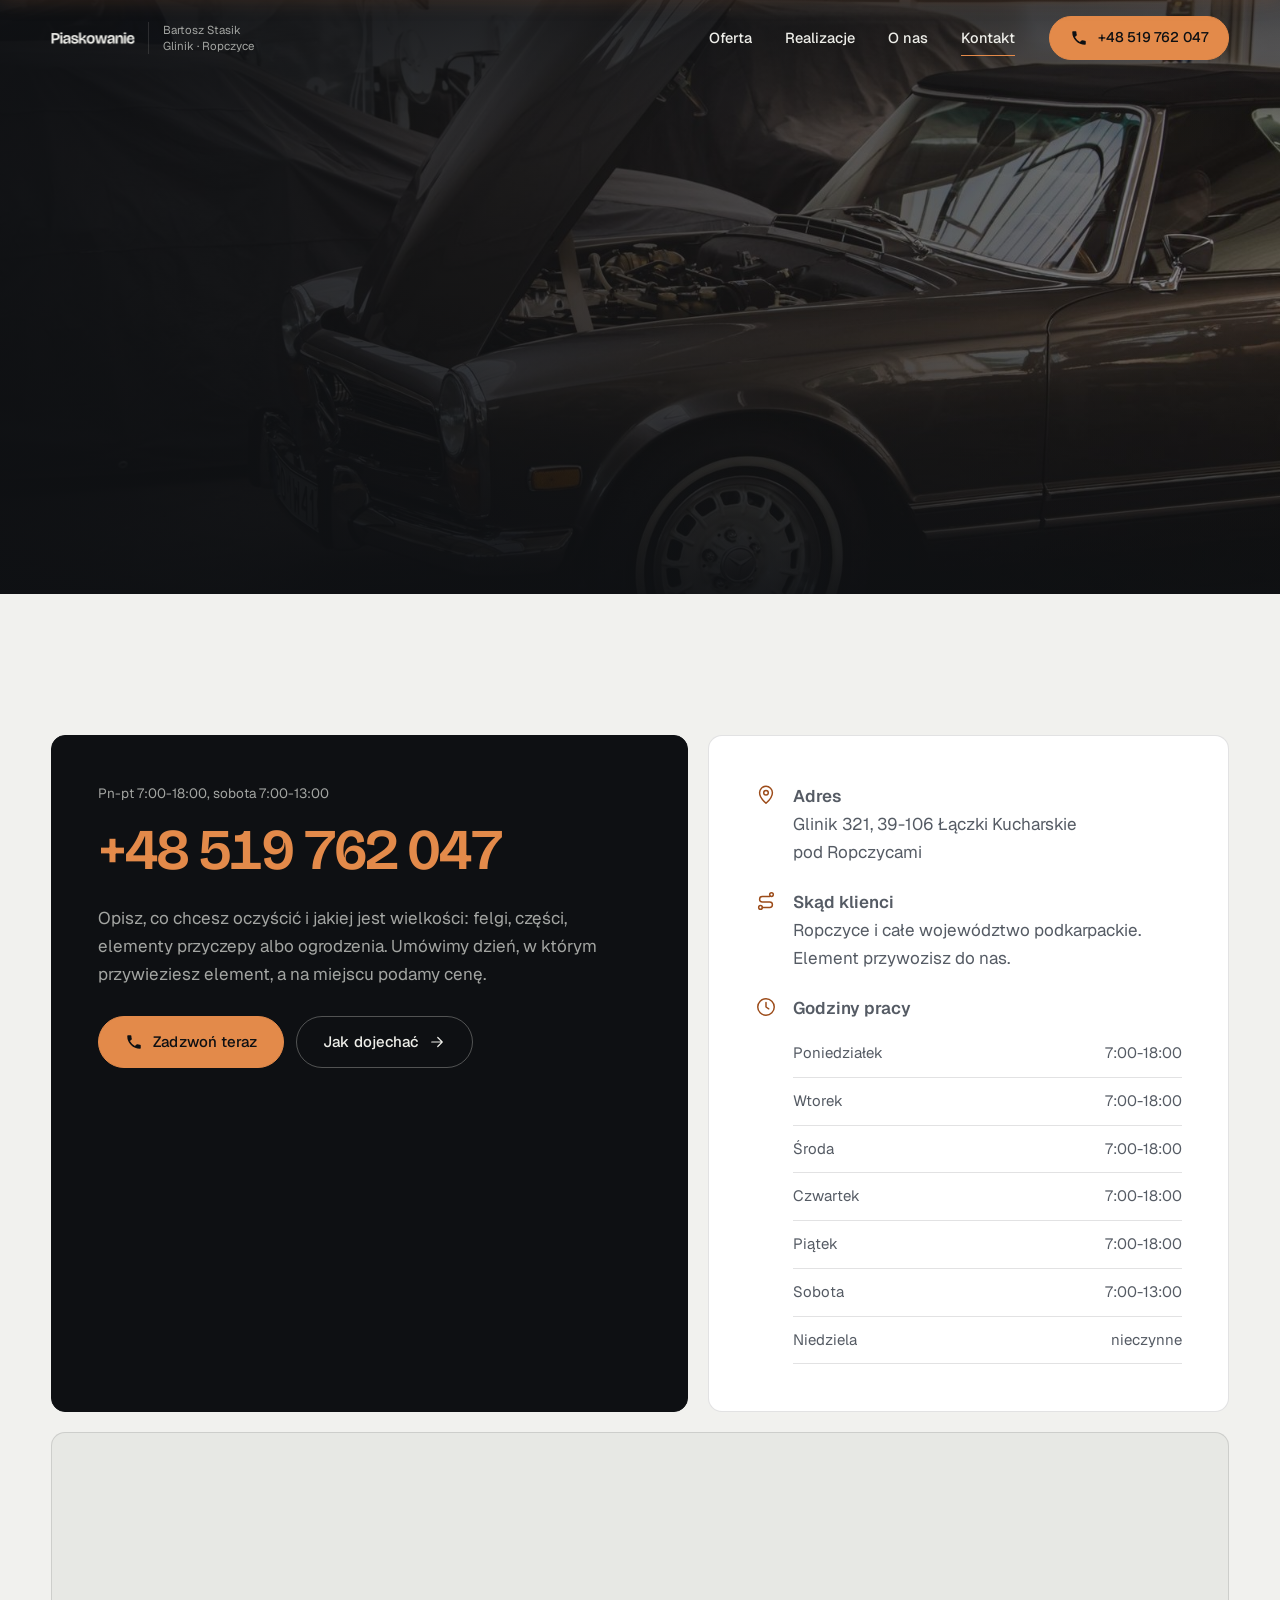
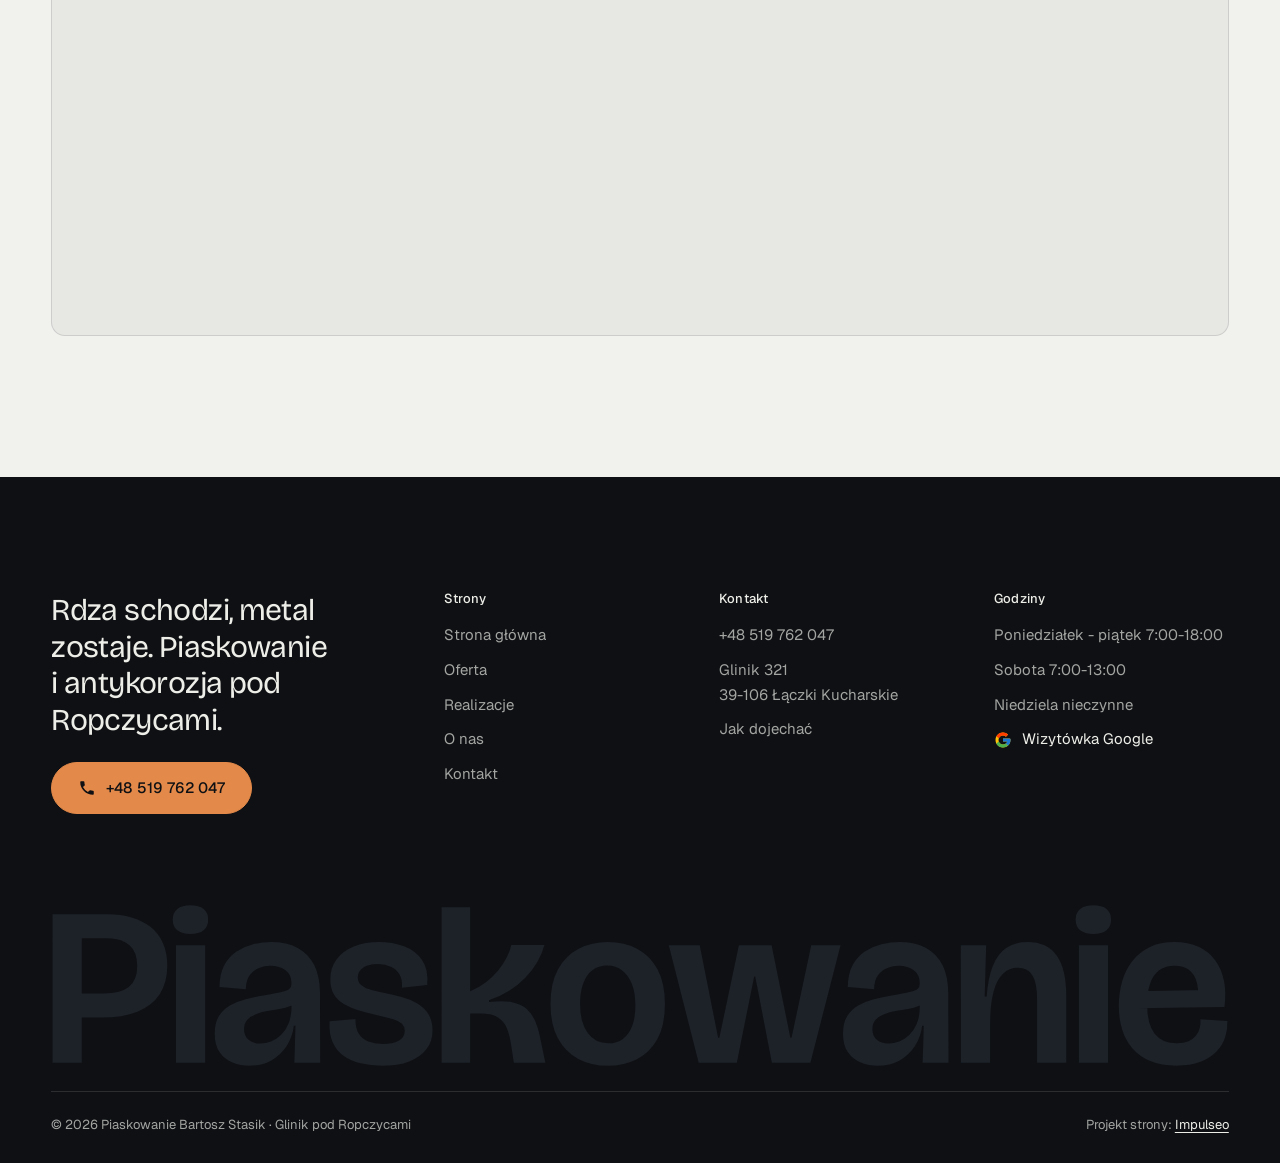
<file: kontakt.html>
<!DOCTYPE html>
<html lang="pl">
<head>
<meta charset="UTF-8">
<meta name="viewport" content="width=device-width, initial-scale=1.0">
<title>Kontakt - Piaskowanie Bartosz Stasik | Glinik, tel. +48 519 762 047</title>
<meta name="description" content="Kontakt z Piaskowanie Bartosz Stasik: Glinik 321, 39-106 Łączki Kucharskie, tel. +48 519 762 047. Pn-pt 7:00-18:00, sobota 7:00-13:00.">
<link rel="canonical" href="https://impulseo-pl.github.io/piaskowanie/kontakt.html">
<meta name="robots" content="noindex, nofollow">
<meta name="theme-color" content="#0E1013">
<meta property="og:type" content="website">
<meta property="og:locale" content="pl_PL">
<meta property="og:site_name" content="Piaskowanie Bartosz Stasik">
<meta property="og:title" content="Kontakt - Piaskowanie Bartosz Stasik | Glinik, tel. +48 519 762 047">
<meta property="og:description" content="Kontakt z Piaskowanie Bartosz Stasik: Glinik 321, 39-106 Łączki Kucharskie, tel. +48 519 762 047. Pn-pt 7:00-18:00, sobota 7:00-13:00.">
<meta property="og:url" content="https://impulseo-pl.github.io/piaskowanie/kontakt.html">
<meta property="og:image" content="https://impulseo-pl.github.io/piaskowanie/img/og.jpg">
<meta property="og:image:width" content="1200">
<meta property="og:image:height" content="630">
<meta name="twitter:card" content="summary_large_image">
<script>(function(){var d=document.documentElement;d.classList.add('js');try{if(!window.matchMedia('(prefers-reduced-motion: reduce)').matches)d.classList.add('anim');}catch(e){}setTimeout(function(){if(!d.classList.contains('anim-ok'))d.classList.remove('anim');},3500);})();</script>
<script>(function(){try{var d=document.documentElement,q=/[?&]intro/.test(location.search);if(!q&&window.matchMedia&&matchMedia('(prefers-reduced-motion: reduce)').matches)return;if(!q&&sessionStorage.getItem('piask_intro'))return;sessionStorage.setItem('piask_intro','1');d.classList.add('intro-on');setTimeout(function(){d.classList.remove('intro-on','intro-gra','intro-out');d.classList.add('hero-go')},4600);}catch(e){}})();</script>
<link rel="preload" as="image" href="img/g10.jpg" fetchpriority="high">
<link rel="preconnect" href="https://fonts.googleapis.com">
<link rel="preconnect" href="https://fonts.gstatic.com" crossorigin>
<link href="https://fonts.googleapis.com/css2?family=Bricolage+Grotesque:opsz,wght@12..96,400..700&family=Geist:wght@400..600&display=swap" rel="stylesheet">
<link rel="stylesheet" href="assets/styles.css?v=20261110">
<script src="assets/lenis.min.js?v=1.1.20" defer></script>
<script src="assets/main.js?v=20261110" defer></script>
</head>
<body>
<a class="skip" href="#tresc">Przejdź do treści</a>
<header class="site-head">
<div class="intro" aria-hidden="true"><span class="intro-line"><i></i></span><span class="intro-meta">piaskowanie · antykorozja · Ropczyce</span></div><div class="head-in">
  <a class="brand" href="index.html" aria-label="Piaskowanie Bartosz Stasik - strona główna">
    <span class="znak"><svg class="wm" viewBox="39 -706 5240 726" role="img" aria-label="Piaskowanie"><path pathLength="1" style="--i:0" d="M134.3 -200.8V-307.7H273.5Q347.4 -307.7 384.9 -336.6Q422.4 -365.4 422.4 -430.8Q422.4 -492.6 388 -522.8Q353.6 -553.1 283.5 -553.1H134.3V-660H293.4Q349.8 -660 397.8 -646.4Q445.7 -632.7 481.3 -604.3Q516.9 -575.9 536.7 -532.9Q556.4 -490 556.4 -430.7Q556.4 -355.9 522.7 -304.5Q489 -253.2 423.7 -227Q358.3 -200.8 261.3 -200.8ZM45.4 0V-660H175.9V0Z"/><path pathLength="1" style="--i:1" d="M594.8 0V-522.6H725V0ZM659.2 -572.6Q620.7 -572.6 600.5 -589.1Q580.4 -605.6 580.4 -636.4Q580.4 -668 600.7 -684.2Q621 -700.4 659.1 -700.4Q698.1 -700.4 718.3 -683.9Q738.4 -667.3 738.4 -636Q738.4 -606 718.2 -589.3Q698 -572.6 659.2 -572.6Z"/><path pathLength="1" style="--i:2" d="M921.9 13.7Q881.6 13.7 846.3 -0.6Q811.1 -14.9 789.1 -46.2Q767.2 -77.6 767.2 -129.1Q767.2 -176.3 785.3 -206.1Q803.4 -235.8 834.6 -254.2Q865.9 -272.5 904.5 -282.3Q943.1 -292.1 983.4 -299.1Q1037.5 -308.8 1064.1 -314.7Q1090.7 -320.5 1099.7 -329Q1108.8 -337.4 1108.8 -352.6Q1108.8 -390.6 1082.3 -410.7Q1055.9 -430.8 1014.9 -430.8Q989.6 -430.8 964.6 -421.3Q939.6 -411.8 923.1 -389Q906.5 -366.3 905.7 -326.2L788.4 -337.1Q789.1 -395 809.6 -433.6Q830.2 -472.3 864.1 -494.8Q898.1 -517.2 938.3 -526.9Q978.5 -536.6 1018.5 -536.6Q1088.5 -536.6 1137 -510.4Q1185.4 -484.2 1210.7 -433.3Q1235.9 -382.5 1235.9 -307.7V-211.9Q1236.2 -176.8 1236.4 -141.2Q1236.5 -105.6 1236.7 -70.3Q1236.8 -35.1 1236.8 0H1121.4Q1122.9 -40.2 1124.1 -80Q1125.3 -119.9 1126.5 -163.9H1119.6Q1114.1 -114.7 1087.8 -74.3Q1061.6 -34 1019.3 -10.1Q977.1 13.7 921.9 13.7ZM970 -85.1Q993.3 -85.1 1017.5 -94.5Q1041.6 -103.8 1062.1 -123.3Q1082.6 -142.8 1095.4 -173.4Q1108.2 -203.9 1108.8 -245.6L1109.1 -269L1135.8 -274.4Q1126.3 -260.2 1104.9 -252Q1083.6 -243.9 1056.6 -239.2Q1029.5 -234.6 1002 -229.6Q974.4 -224.7 950.8 -215.7Q927.2 -206.7 912.6 -191.2Q898 -175.7 898 -148.6Q898 -118.7 917.9 -101.9Q937.7 -85.1 970 -85.1Z"/><path pathLength="1" style="--i:3" d="M1511.1 13.7Q1459.9 13.7 1416.1 3.2Q1372.2 -7.3 1340.2 -30.3Q1308.2 -53.3 1291.6 -91.5Q1275 -129.7 1278.3 -184.1L1393.5 -194.6Q1393.4 -154.4 1408.2 -129.6Q1423 -104.8 1450.4 -93.8Q1477.7 -82.7 1515.2 -82.7Q1558.8 -82.7 1585.8 -97.4Q1612.8 -112.1 1612.8 -141.6Q1612.8 -161.5 1600.4 -173.1Q1588.1 -184.8 1562.1 -192.9Q1536.1 -201 1495.1 -210.1Q1448.9 -221 1409.7 -232.5Q1370.5 -244 1341.6 -261.1Q1312.8 -278.2 1297.2 -304.5Q1281.6 -330.9 1281.6 -370.8Q1281.6 -422.5 1309.1 -459.5Q1336.7 -496.5 1385.9 -516.6Q1435 -536.6 1500 -536.6Q1559.2 -536.6 1610 -517.6Q1660.7 -498.6 1690 -456.5Q1719.3 -414.4 1713.1 -345.8L1600.3 -333.7Q1603.3 -368.7 1589.9 -392Q1576.5 -415.4 1551.6 -427.1Q1526.7 -438.8 1492.8 -438.8Q1451.6 -438.8 1427.9 -422.7Q1404.1 -406.6 1404.1 -380.4Q1404.1 -358.8 1418.8 -345.8Q1433.4 -332.7 1461.4 -324.9Q1489.3 -317.1 1528.9 -308.7Q1563.5 -302 1599.9 -292.1Q1636.3 -282.1 1667.3 -264.7Q1698.2 -247.2 1717.5 -218.1Q1736.7 -189 1736.7 -143.6Q1736.7 -95.8 1710.2 -60.3Q1683.6 -24.8 1633.4 -5.6Q1583.2 13.7 1511.1 13.7Z"/><path pathLength="1" style="--i:4" d="M1776.8 0V-691H1904.2V-317.6Q1943 -333.5 1974.1 -357.4Q2005.2 -381.3 2028.5 -409.8Q2051.8 -438.2 2066.3 -467.5Q2080.9 -496.8 2087 -523.2H2234.9Q2225.1 -485.9 2203.9 -449Q2182.6 -412.1 2150.8 -379Q2119 -345.9 2077.9 -319.8Q2036.7 -293.6 1987.8 -277.8V-269.8Q2050.7 -277.7 2091.4 -268.7Q2132.1 -259.7 2156.2 -238.3Q2180.2 -216.9 2193.3 -186.2Q2206.4 -155.5 2214 -119.3L2238.8 0H2098.3L2085.5 -84.4Q2079.4 -122.4 2067.9 -152.3Q2056.4 -182.3 2029.5 -200.1Q2002.6 -217.9 1950 -218.2L1904.2 -218.5V0Z"/><path pathLength="1" style="--i:5" d="M2516.4 13.7Q2442.8 13.7 2385 -16.6Q2327.2 -47 2294.3 -108.1Q2261.5 -169.1 2261.5 -260.9Q2261.5 -354.9 2295.2 -415.8Q2329 -476.7 2386.7 -506.7Q2444.4 -536.6 2516.7 -536.6Q2591.4 -536.6 2648.7 -506Q2706 -475.3 2738.5 -414.1Q2771 -352.9 2771 -260.4Q2771 -166.1 2737.6 -105.4Q2704.1 -44.6 2646.4 -15.4Q2588.7 13.7 2516.4 13.7ZM2518.9 -85.8Q2557.1 -85.8 2583.8 -105.4Q2610.5 -125 2624.8 -162.8Q2639.1 -200.5 2639.1 -253.5Q2639.1 -310 2623.9 -349.5Q2608.8 -389.1 2580.7 -410.6Q2552.7 -432.2 2513.5 -432.2Q2476 -432.2 2449.2 -412Q2422.3 -391.8 2407.9 -353.6Q2393.4 -315.4 2393.4 -262.3Q2393.4 -179.4 2426.7 -132.6Q2459.9 -85.8 2518.9 -85.8Z"/><path pathLength="1" style="--i:6" d="M2920.9 0 2787.8 -522.6H2925.9L3007.6 -110.8H3012.9L3099.8 -522.6H3245.8L3329.2 -110.8H3334.2L3421.8 -522.6H3552.5L3418.4 0H3246.7L3172.6 -383.3H3168.2L3090.9 0Z"/><path pathLength="1" style="--i:7" d="M3717.9 13.7Q3677.6 13.7 3642.3 -0.6Q3607.1 -14.9 3585.1 -46.2Q3563.2 -77.6 3563.2 -129.1Q3563.2 -176.3 3581.3 -206.1Q3599.4 -235.8 3630.6 -254.2Q3661.9 -272.5 3700.5 -282.3Q3739.1 -292.1 3779.4 -299.1Q3833.5 -308.8 3860.1 -314.7Q3886.7 -320.5 3895.7 -329Q3904.8 -337.4 3904.8 -352.6Q3904.8 -390.6 3878.3 -410.7Q3851.9 -430.8 3810.9 -430.8Q3785.6 -430.8 3760.6 -421.3Q3735.6 -411.8 3719.1 -389Q3702.5 -366.3 3701.7 -326.2L3584.4 -337.1Q3585.1 -395 3605.6 -433.6Q3626.2 -472.3 3660.1 -494.8Q3694.1 -517.2 3734.3 -526.9Q3774.5 -536.6 3814.5 -536.6Q3884.5 -536.6 3933 -510.4Q3981.4 -484.2 4006.7 -433.3Q4031.9 -382.5 4031.9 -307.7V-211.9Q4032.2 -176.8 4032.4 -141.2Q4032.5 -105.6 4032.7 -70.3Q4032.8 -35.1 4032.8 0H3917.4Q3918.9 -40.2 3920.1 -80Q3921.3 -119.9 3922.5 -163.9H3915.6Q3910.1 -114.7 3883.8 -74.3Q3857.6 -34 3815.3 -10.1Q3773.1 13.7 3717.9 13.7ZM3766 -85.1Q3789.3 -85.1 3813.5 -94.5Q3837.6 -103.8 3858.1 -123.3Q3878.6 -142.8 3891.4 -173.4Q3904.2 -203.9 3904.8 -245.6L3905.1 -269L3931.8 -274.4Q3922.3 -260.2 3900.9 -252Q3879.6 -243.9 3852.6 -239.2Q3825.5 -234.6 3798 -229.6Q3770.4 -224.7 3746.8 -215.7Q3723.2 -206.7 3708.6 -191.2Q3694 -175.7 3694 -148.6Q3694 -118.7 3713.9 -101.9Q3733.7 -85.1 3766 -85.1Z"/><path pathLength="1" style="--i:8" d="M4087.8 0V-274.7L4087.2 -522.6H4200.5L4193.9 -294.4H4202.5Q4208.5 -376.6 4229.6 -430.1Q4250.6 -483.6 4289 -510.1Q4327.3 -536.6 4384.6 -536.6Q4471.5 -536.6 4514.3 -476.9Q4557 -417.2 4557 -296.1V0H4426.8V-283.2Q4426.8 -354 4406.5 -388Q4386.3 -422.1 4341 -422.1Q4302.9 -422.1 4275.3 -395.8Q4247.6 -369.6 4232.8 -313.7Q4218 -257.9 4218 -167.8V0Z"/><path pathLength="1" style="--i:9" d="M4612.8 0V-522.6H4743V0ZM4677.2 -572.6Q4638.7 -572.6 4618.5 -589.1Q4598.4 -605.6 4598.4 -636.4Q4598.4 -668 4618.7 -684.2Q4639 -700.4 4677.1 -700.4Q4716.1 -700.4 4736.3 -683.9Q4756.4 -667.3 4756.4 -636Q4756.4 -606 4736.2 -589.3Q4716 -572.6 4677.2 -572.6Z"/><path pathLength="1" style="--i:10" d="M5047.4 13.7Q4978.7 13.7 4930.1 -6.8Q4881.6 -27.2 4850.6 -63.7Q4819.6 -100.1 4805 -148.4Q4790.5 -196.7 4790.5 -252.7Q4790.5 -309.7 4805.1 -361Q4819.8 -412.2 4850 -451.7Q4880.2 -491.1 4927 -513.9Q4973.9 -536.6 5038.3 -536.6Q5100.3 -536.6 5146 -515.2Q5191.6 -493.8 5220.2 -454.9Q5248.7 -416.1 5259 -363.5Q5269.3 -310.9 5261 -248.1L4871.4 -241.8V-318.1L5162.8 -323.4L5142.4 -279.3Q5146.6 -326.8 5136.4 -360.7Q5126.2 -394.6 5102.1 -412.9Q5078.1 -431.2 5038.3 -431.2Q4995.9 -431.2 4968.8 -409.6Q4941.7 -388.1 4929.3 -349.2Q4916.8 -310.4 4916.8 -258.6Q4916.8 -171.9 4950.3 -129.1Q4983.7 -86.2 5049.3 -86.2Q5080.2 -86.2 5100.7 -95.1Q5121.2 -103.9 5133.4 -119.2Q5145.7 -134.4 5150.4 -153.6Q5155.2 -172.8 5153.9 -193.2L5274 -185.8Q5275.8 -148.6 5264.2 -113.2Q5252.6 -77.7 5225.6 -49.2Q5198.5 -20.7 5154.4 -3.5Q5110.3 13.7 5047.4 13.7Z"/></svg></span>
    <span class="brand-sub">Bartosz Stasik<br>Glinik · Ropczyce</span>
  </a>
  <nav class="nav-links" aria-label="Menu główne">
    <a class="nl" href="oferta.html">Oferta</a><a class="nl" href="realizacje.html">Realizacje</a><a class="nl" href="o-nas.html">O&nbsp;nas</a><a class="nl" href="kontakt.html" aria-current="page">Kontakt</a>
    <a class="btn btn-copper nav-cta" href="tel:+48519762047"><svg class="ico" width="16" height="16" viewBox="0 0 24 24" fill="none" aria-hidden="true"><path d="M6.6 10.8a15.5 15.5 0 0 0 6.6 6.6l2.2-2.2a1 1 0 0 1 1-.24 11.4 11.4 0 0 0 3.6.58 1 1 0 0 1 1 1V20a1 1 0 0 1-1 1A17 17 0 0 1 3 4a1 1 0 0 1 1-1h3.5a1 1 0 0 1 1 1c0 1.25.2 2.46.58 3.6a1 1 0 0 1-.25 1l-2.23 2.2Z" fill="currentColor"/></svg>+48 519 762 047</a>
  </nav>
  <button class="burger" type="button" aria-label="Otwórz menu" aria-expanded="false" aria-controls="mnav"><span></span><span></span></button>
</div>
</header>
<script>(function(){var d=document.documentElement;if(!d.classList.contains('intro-on'))return;
var wyszlo=false,koniec=false,t0=Date.now();
function heroGotowe(){var im=document.querySelector('.hero-media img, .pagehead-media img');return !!(im&&im.complete&&im.naturalWidth>0);}
function sprzataj(){if(koniec)return;koniec=true;d.classList.add('hero-go');d.classList.remove('intro-on','intro-gra','intro-out');
['--i-w','--i-h','--i-px','--i-py','--i-zmniejsz','--i-baza-w','--i-baza-h'].forEach(function(k){d.style.removeProperty(k);});
try{document.dispatchEvent(new Event('wejscie:koniec'));}catch(e){}}
function wyjdz(){if(wyszlo||koniec)return;wyszlo=true;d.classList.add('intro-out');setTimeout(function(){d.classList.add('hero-go');},240);setTimeout(sprzataj,880);}
function moze(){if(wyszlo||koniec)return;var t=Date.now()-t0;if(t>=1500&&(heroGotowe()||t>=1900))wyjdz();else setTimeout(moze,60);}
try{var znak=document.querySelector('.brand .znak'),wm=znak&&znak.querySelector('.wm');if(!wm){sprzataj();return;}
znak.classList.add('mierze');var r=wm.getBoundingClientRect();znak.classList.remove('mierze');
if(!r.width||!r.height){sprzataj();return;}
var W=window.innerWidth,H=window.innerHeight,cel=W<680?Math.min(W*0.84,360):Math.min(W*0.5,720);cel=Math.max(r.width,cel);
var u=function(k,v){d.style.setProperty(k,v);};
u('--i-w',Math.round(cel)+'px');u('--i-h',Math.round(cel*r.height/r.width)+'px');u('--i-zmniejsz',(r.width/cel).toFixed(4));
u('--i-px',Math.round(r.left+r.width/2-W/2)+'px');u('--i-py',Math.round(r.top+r.height/2-H/2)+'px');
u('--i-baza-w',Math.round(r.width)+'px');u('--i-baza-h',Math.round(r.height)+'px');
requestAnimationFrame(function(){requestAnimationFrame(function(){d.classList.add('intro-gra');t0=Date.now();moze();});});
['wheel','touchstart','keydown','pointerdown'].forEach(function(ev){window.addEventListener(ev,function(){sprzataj();},{once:true,passive:true});});
setTimeout(sprzataj,4100);
}catch(e){sprzataj();}})();</script>
<div class="mnav" id="mnav">
  <div class="mnav-in">
    <a class="ml" href="index.html">Strona główna</a><a class="ml" href="oferta.html">Oferta</a><a class="ml" href="realizacje.html">Realizacje</a><a class="ml" href="o-nas.html">O&nbsp;nas</a><a class="ml" href="kontakt.html" aria-current="page">Kontakt</a>
    <div class="mnav-foot">
      <span>Pn-pt 7:00-18:00, sobota 7:00-13:00</span>
      <a class="btn btn-copper" href="tel:+48519762047"><svg class="ico" width="16" height="16" viewBox="0 0 24 24" fill="none" aria-hidden="true"><path d="M6.6 10.8a15.5 15.5 0 0 0 6.6 6.6l2.2-2.2a1 1 0 0 1 1-.24 11.4 11.4 0 0 0 3.6.58 1 1 0 0 1 1 1V20a1 1 0 0 1-1 1A17 17 0 0 1 3 4a1 1 0 0 1 1-1h3.5a1 1 0 0 1 1 1c0 1.25.2 2.46.58 3.6a1 1 0 0 1-.25 1l-2.23 2.2Z" fill="currentColor"/></svg>+48 519 762 047</a>
    </div>
  </div>
</div>
<main id="tresc">

<section class="pagehead">
  <div class="pagehead-media"><img src="img/g10.jpg" alt="Klasyczny samochód w garażu z otwartą maską" width="1600" height="1066" decoding="async" fetchpriority="high"></div>
  <div class="ph-in">
    <p class="crumb up" style="--d:0"><a href="index.html">Strona główna</a><span class="sl" aria-hidden="true"></span>Kontakt</p>
    <h1><span class="ln"><span class="ln-i" style="--k:0">Jeden telefon</span></span><span class="ln"><span class="ln-i" style="--k:1"><em>wystarczy.</em></span></span></h1>
    <p class="ph-lead up" style="--d:300">Najszybciej telefonicznie. Opisz element, a&nbsp;podamy cenę i&nbsp;termin.</p>
  </div>
</section>

<section class="sec">
  <div class="wrap">
    <div class="k-grid">
      <div class="k-card dark rv">
        <span class="lbl">Pn-pt 7:00-18:00, sobota 7:00-13:00</span>
        <a class="k-phone" href="tel:+48519762047">+48 519 762 047</a>
        <p>Opisz, co chcesz oczyścić i&nbsp;jakiej jest wielkości: felgi, części, elementy przyczepy albo ogrodzenia. Umówimy dzień, w&nbsp;którym przywieziesz element, a&nbsp;na miejscu podamy cenę.</p>
        <div class="cta-row" style="margin-top:28px">
          <a class="btn btn-copper" href="tel:+48519762047"><svg class="ico" width="16" height="16" viewBox="0 0 24 24" fill="none" aria-hidden="true"><path d="M6.6 10.8a15.5 15.5 0 0 0 6.6 6.6l2.2-2.2a1 1 0 0 1 1-.24 11.4 11.4 0 0 0 3.6.58 1 1 0 0 1 1 1V20a1 1 0 0 1-1 1A17 17 0 0 1 3 4a1 1 0 0 1 1-1h3.5a1 1 0 0 1 1 1c0 1.25.2 2.46.58 3.6a1 1 0 0 1-.25 1l-2.23 2.2Z" fill="currentColor"/></svg>Zadzwoń teraz</a>
          <a class="btn btn-ghost" href="https://maps.google.com/?cid=4983853224863463767" target="_blank" rel="noopener">Jak dojechać<svg class="ico arr" width="18" height="18" viewBox="0 0 24 24" fill="none" stroke="currentColor" stroke-width="1.6" stroke-linecap="round" stroke-linejoin="round" aria-hidden="true"><path d="M5 12h14M13 6l6 6-6 6"/></svg></a>
        </div>
      </div>
      <div class="k-card rv" style="--d:120">
        <ul class="k-list">
          <li><svg class="ico" width="24" height="24" viewBox="0 0 24 24" fill="none" stroke="currentColor" stroke-width="1.6" stroke-linecap="round" stroke-linejoin="round" aria-hidden="true"><path d="M12 21s-7-6.2-7-11.5A7 7 0 0 1 19 9.5C19 14.8 12 21 12 21z"/><circle cx="12" cy="9.5" r="2.5"/></svg><span><b>Adres</b>Glinik 321, 39-106 Łączki Kucharskie<br>pod Ropczycami</span></li>
          <li><svg class="ico" width="24" height="24" viewBox="0 0 24 24" fill="none" stroke="currentColor" stroke-width="1.6" stroke-linecap="round" stroke-linejoin="round" aria-hidden="true"><circle cx="6" cy="19" r="2"/><circle cx="18" cy="5" r="2"/><path d="M8 19h8a3 3 0 0 0 0-6H8a3 3 0 0 1 0-6h8"/></svg><span><b>Skąd klienci</b>Ropczyce i&nbsp;całe województwo podkarpackie. Element przywozisz do nas.</span></li>
          <li><svg class="ico" width="24" height="24" viewBox="0 0 24 24" fill="none" stroke="currentColor" stroke-width="1.6" stroke-linecap="round" stroke-linejoin="round" aria-hidden="true"><circle cx="12" cy="12" r="9"/><path d="M12 7v5l3 2"/></svg><span><b>Godziny pracy</b>
            <ul class="hours"><li><span>Poniedziałek</span><span>7:00-18:00</span></li><li><span>Wtorek</span><span>7:00-18:00</span></li><li><span>Środa</span><span>7:00-18:00</span></li><li><span>Czwartek</span><span>7:00-18:00</span></li><li><span>Piątek</span><span>7:00-18:00</span></li><li><span>Sobota</span><span>7:00-13:00</span></li><li><span>Niedziela</span><span>nieczynne</span></li></ul></span></li>
        </ul>
      </div>
    </div>
    <div class="map map-lg rv">
      <iframe title="Mapa dojazdu - Piaskowanie Bartosz Stasik, Glinik pod Ropczycami" src="https://maps.google.com/maps?q=Glinik+321,+39-106+%C5%81%C4%85czki+Kucharskie&z=11&output=embed" loading="lazy" referrerpolicy="no-referrer-when-downgrade"></iframe>
    </div>
  </div>
</section>
</main>
<footer class="site-foot">
  <div class="wrap">
    <div class="foot-top">
      <div>
        <p class="foot-claim">Rdza schodzi, metal zostaje. Piaskowanie i&nbsp;antykorozja pod Ropczycami.</p>
        <a class="btn btn-copper" href="tel:+48519762047"><svg class="ico" width="16" height="16" viewBox="0 0 24 24" fill="none" aria-hidden="true"><path d="M6.6 10.8a15.5 15.5 0 0 0 6.6 6.6l2.2-2.2a1 1 0 0 1 1-.24 11.4 11.4 0 0 0 3.6.58 1 1 0 0 1 1 1V20a1 1 0 0 1-1 1A17 17 0 0 1 3 4a1 1 0 0 1 1-1h3.5a1 1 0 0 1 1 1c0 1.25.2 2.46.58 3.6a1 1 0 0 1-.25 1l-2.23 2.2Z" fill="currentColor"/></svg>+48 519 762 047</a>
      </div>
      <div>
        <h4>Strony</h4>
        <ul><li><a href="index.html">Strona główna</a></li><li><a href="oferta.html">Oferta</a></li><li><a href="realizacje.html">Realizacje</a></li><li><a href="o-nas.html">O&nbsp;nas</a></li><li><a href="kontakt.html">Kontakt</a></li></ul>
      </div>
      <div>
        <h4>Kontakt</h4>
        <ul>
          <li><a href="tel:+48519762047">+48 519 762 047</a></li>
          <li>Glinik 321<br>39-106 Łączki Kucharskie</li>
          <li><a href="https://maps.google.com/?cid=4983853224863463767" target="_blank" rel="noopener">Jak dojechać</a></li>
        </ul>
      </div>
      <div>
        <h4>Godziny</h4>
        <ul>
          <li>Poniedziałek - piątek 7:00-18:00</li>
          <li>Sobota 7:00-13:00</li>
          <li>Niedziela nieczynne</li>
          <li><a class="soc" href="https://maps.google.com/?cid=4983853224863463767" target="_blank" rel="noopener" aria-label="Wizytówka Piaskowanie Bartosz Stasik w Google"><svg class="g-logo" viewBox="0 0 48 48" aria-hidden="true"><path fill="#FFC107" d="M43.6 20.5H42V20H24v8h11.3C33.7 32.7 29.2 36 24 36c-6.6 0-12-5.4-12-12s5.4-12 12-12c3.1 0 5.8 1.2 7.9 3.1l5.7-5.7C34 6.1 29.3 4 24 4 12.9 4 4 12.9 4 24s8.9 20 20 20 20-8.9 20-20c0-1.3-.1-2.4-.4-3.5z"/><path fill="#FF3D00" d="m6.3 14.7 6.6 4.8C14.7 15.1 19 12 24 12c3.1 0 5.8 1.2 7.9 3.1l5.7-5.7C34 6.1 29.3 4 24 4 16.3 4 9.7 8.3 6.3 14.7z"/><path fill="#4CAF50" d="M24 44c5.2 0 9.9-2 13.4-5.2l-6.2-5.2A11.9 11.9 0 0 1 24 36c-5.2 0-9.6-3.3-11.3-7.9l-6.5 5C9.5 39.6 16.2 44 24 44z"/><path fill="#1976D2" d="M43.6 20.5H42V20H24v8h11.3a12 12 0 0 1-4.1 5.6l6.2 5.2C37 39.2 44 34 44 24c0-1.3-.1-2.4-.4-3.5z"/></svg>Wizytówka Google</a></li>
        </ul>
      </div>
    </div>
    <div class="foot-mark" aria-hidden="true"><svg class="wm-foot" viewBox="39 -706 5240 726" aria-hidden="true" focusable="false"><path style="--i:0" d="M134.3 -200.8V-307.7H273.5Q347.4 -307.7 384.9 -336.6Q422.4 -365.4 422.4 -430.8Q422.4 -492.6 388 -522.8Q353.6 -553.1 283.5 -553.1H134.3V-660H293.4Q349.8 -660 397.8 -646.4Q445.7 -632.7 481.3 -604.3Q516.9 -575.9 536.7 -532.9Q556.4 -490 556.4 -430.7Q556.4 -355.9 522.7 -304.5Q489 -253.2 423.7 -227Q358.3 -200.8 261.3 -200.8ZM45.4 0V-660H175.9V0Z"/><path style="--i:1" d="M594.8 0V-522.6H725V0ZM659.2 -572.6Q620.7 -572.6 600.5 -589.1Q580.4 -605.6 580.4 -636.4Q580.4 -668 600.7 -684.2Q621 -700.4 659.1 -700.4Q698.1 -700.4 718.3 -683.9Q738.4 -667.3 738.4 -636Q738.4 -606 718.2 -589.3Q698 -572.6 659.2 -572.6Z"/><path style="--i:2" d="M921.9 13.7Q881.6 13.7 846.3 -0.6Q811.1 -14.9 789.1 -46.2Q767.2 -77.6 767.2 -129.1Q767.2 -176.3 785.3 -206.1Q803.4 -235.8 834.6 -254.2Q865.9 -272.5 904.5 -282.3Q943.1 -292.1 983.4 -299.1Q1037.5 -308.8 1064.1 -314.7Q1090.7 -320.5 1099.7 -329Q1108.8 -337.4 1108.8 -352.6Q1108.8 -390.6 1082.3 -410.7Q1055.9 -430.8 1014.9 -430.8Q989.6 -430.8 964.6 -421.3Q939.6 -411.8 923.1 -389Q906.5 -366.3 905.7 -326.2L788.4 -337.1Q789.1 -395 809.6 -433.6Q830.2 -472.3 864.1 -494.8Q898.1 -517.2 938.3 -526.9Q978.5 -536.6 1018.5 -536.6Q1088.5 -536.6 1137 -510.4Q1185.4 -484.2 1210.7 -433.3Q1235.9 -382.5 1235.9 -307.7V-211.9Q1236.2 -176.8 1236.4 -141.2Q1236.5 -105.6 1236.7 -70.3Q1236.8 -35.1 1236.8 0H1121.4Q1122.9 -40.2 1124.1 -80Q1125.3 -119.9 1126.5 -163.9H1119.6Q1114.1 -114.7 1087.8 -74.3Q1061.6 -34 1019.3 -10.1Q977.1 13.7 921.9 13.7ZM970 -85.1Q993.3 -85.1 1017.5 -94.5Q1041.6 -103.8 1062.1 -123.3Q1082.6 -142.8 1095.4 -173.4Q1108.2 -203.9 1108.8 -245.6L1109.1 -269L1135.8 -274.4Q1126.3 -260.2 1104.9 -252Q1083.6 -243.9 1056.6 -239.2Q1029.5 -234.6 1002 -229.6Q974.4 -224.7 950.8 -215.7Q927.2 -206.7 912.6 -191.2Q898 -175.7 898 -148.6Q898 -118.7 917.9 -101.9Q937.7 -85.1 970 -85.1Z"/><path style="--i:3" d="M1511.1 13.7Q1459.9 13.7 1416.1 3.2Q1372.2 -7.3 1340.2 -30.3Q1308.2 -53.3 1291.6 -91.5Q1275 -129.7 1278.3 -184.1L1393.5 -194.6Q1393.4 -154.4 1408.2 -129.6Q1423 -104.8 1450.4 -93.8Q1477.7 -82.7 1515.2 -82.7Q1558.8 -82.7 1585.8 -97.4Q1612.8 -112.1 1612.8 -141.6Q1612.8 -161.5 1600.4 -173.1Q1588.1 -184.8 1562.1 -192.9Q1536.1 -201 1495.1 -210.1Q1448.9 -221 1409.7 -232.5Q1370.5 -244 1341.6 -261.1Q1312.8 -278.2 1297.2 -304.5Q1281.6 -330.9 1281.6 -370.8Q1281.6 -422.5 1309.1 -459.5Q1336.7 -496.5 1385.9 -516.6Q1435 -536.6 1500 -536.6Q1559.2 -536.6 1610 -517.6Q1660.7 -498.6 1690 -456.5Q1719.3 -414.4 1713.1 -345.8L1600.3 -333.7Q1603.3 -368.7 1589.9 -392Q1576.5 -415.4 1551.6 -427.1Q1526.7 -438.8 1492.8 -438.8Q1451.6 -438.8 1427.9 -422.7Q1404.1 -406.6 1404.1 -380.4Q1404.1 -358.8 1418.8 -345.8Q1433.4 -332.7 1461.4 -324.9Q1489.3 -317.1 1528.9 -308.7Q1563.5 -302 1599.9 -292.1Q1636.3 -282.1 1667.3 -264.7Q1698.2 -247.2 1717.5 -218.1Q1736.7 -189 1736.7 -143.6Q1736.7 -95.8 1710.2 -60.3Q1683.6 -24.8 1633.4 -5.6Q1583.2 13.7 1511.1 13.7Z"/><path style="--i:4" d="M1776.8 0V-691H1904.2V-317.6Q1943 -333.5 1974.1 -357.4Q2005.2 -381.3 2028.5 -409.8Q2051.8 -438.2 2066.3 -467.5Q2080.9 -496.8 2087 -523.2H2234.9Q2225.1 -485.9 2203.9 -449Q2182.6 -412.1 2150.8 -379Q2119 -345.9 2077.9 -319.8Q2036.7 -293.6 1987.8 -277.8V-269.8Q2050.7 -277.7 2091.4 -268.7Q2132.1 -259.7 2156.2 -238.3Q2180.2 -216.9 2193.3 -186.2Q2206.4 -155.5 2214 -119.3L2238.8 0H2098.3L2085.5 -84.4Q2079.4 -122.4 2067.9 -152.3Q2056.4 -182.3 2029.5 -200.1Q2002.6 -217.9 1950 -218.2L1904.2 -218.5V0Z"/><path style="--i:5" d="M2516.4 13.7Q2442.8 13.7 2385 -16.6Q2327.2 -47 2294.3 -108.1Q2261.5 -169.1 2261.5 -260.9Q2261.5 -354.9 2295.2 -415.8Q2329 -476.7 2386.7 -506.7Q2444.4 -536.6 2516.7 -536.6Q2591.4 -536.6 2648.7 -506Q2706 -475.3 2738.5 -414.1Q2771 -352.9 2771 -260.4Q2771 -166.1 2737.6 -105.4Q2704.1 -44.6 2646.4 -15.4Q2588.7 13.7 2516.4 13.7ZM2518.9 -85.8Q2557.1 -85.8 2583.8 -105.4Q2610.5 -125 2624.8 -162.8Q2639.1 -200.5 2639.1 -253.5Q2639.1 -310 2623.9 -349.5Q2608.8 -389.1 2580.7 -410.6Q2552.7 -432.2 2513.5 -432.2Q2476 -432.2 2449.2 -412Q2422.3 -391.8 2407.9 -353.6Q2393.4 -315.4 2393.4 -262.3Q2393.4 -179.4 2426.7 -132.6Q2459.9 -85.8 2518.9 -85.8Z"/><path style="--i:6" d="M2920.9 0 2787.8 -522.6H2925.9L3007.6 -110.8H3012.9L3099.8 -522.6H3245.8L3329.2 -110.8H3334.2L3421.8 -522.6H3552.5L3418.4 0H3246.7L3172.6 -383.3H3168.2L3090.9 0Z"/><path style="--i:7" d="M3717.9 13.7Q3677.6 13.7 3642.3 -0.6Q3607.1 -14.9 3585.1 -46.2Q3563.2 -77.6 3563.2 -129.1Q3563.2 -176.3 3581.3 -206.1Q3599.4 -235.8 3630.6 -254.2Q3661.9 -272.5 3700.5 -282.3Q3739.1 -292.1 3779.4 -299.1Q3833.5 -308.8 3860.1 -314.7Q3886.7 -320.5 3895.7 -329Q3904.8 -337.4 3904.8 -352.6Q3904.8 -390.6 3878.3 -410.7Q3851.9 -430.8 3810.9 -430.8Q3785.6 -430.8 3760.6 -421.3Q3735.6 -411.8 3719.1 -389Q3702.5 -366.3 3701.7 -326.2L3584.4 -337.1Q3585.1 -395 3605.6 -433.6Q3626.2 -472.3 3660.1 -494.8Q3694.1 -517.2 3734.3 -526.9Q3774.5 -536.6 3814.5 -536.6Q3884.5 -536.6 3933 -510.4Q3981.4 -484.2 4006.7 -433.3Q4031.9 -382.5 4031.9 -307.7V-211.9Q4032.2 -176.8 4032.4 -141.2Q4032.5 -105.6 4032.7 -70.3Q4032.8 -35.1 4032.8 0H3917.4Q3918.9 -40.2 3920.1 -80Q3921.3 -119.9 3922.5 -163.9H3915.6Q3910.1 -114.7 3883.8 -74.3Q3857.6 -34 3815.3 -10.1Q3773.1 13.7 3717.9 13.7ZM3766 -85.1Q3789.3 -85.1 3813.5 -94.5Q3837.6 -103.8 3858.1 -123.3Q3878.6 -142.8 3891.4 -173.4Q3904.2 -203.9 3904.8 -245.6L3905.1 -269L3931.8 -274.4Q3922.3 -260.2 3900.9 -252Q3879.6 -243.9 3852.6 -239.2Q3825.5 -234.6 3798 -229.6Q3770.4 -224.7 3746.8 -215.7Q3723.2 -206.7 3708.6 -191.2Q3694 -175.7 3694 -148.6Q3694 -118.7 3713.9 -101.9Q3733.7 -85.1 3766 -85.1Z"/><path style="--i:8" d="M4087.8 0V-274.7L4087.2 -522.6H4200.5L4193.9 -294.4H4202.5Q4208.5 -376.6 4229.6 -430.1Q4250.6 -483.6 4289 -510.1Q4327.3 -536.6 4384.6 -536.6Q4471.5 -536.6 4514.3 -476.9Q4557 -417.2 4557 -296.1V0H4426.8V-283.2Q4426.8 -354 4406.5 -388Q4386.3 -422.1 4341 -422.1Q4302.9 -422.1 4275.3 -395.8Q4247.6 -369.6 4232.8 -313.7Q4218 -257.9 4218 -167.8V0Z"/><path style="--i:9" d="M4612.8 0V-522.6H4743V0ZM4677.2 -572.6Q4638.7 -572.6 4618.5 -589.1Q4598.4 -605.6 4598.4 -636.4Q4598.4 -668 4618.7 -684.2Q4639 -700.4 4677.1 -700.4Q4716.1 -700.4 4736.3 -683.9Q4756.4 -667.3 4756.4 -636Q4756.4 -606 4736.2 -589.3Q4716 -572.6 4677.2 -572.6Z"/><path style="--i:10" d="M5047.4 13.7Q4978.7 13.7 4930.1 -6.8Q4881.6 -27.2 4850.6 -63.7Q4819.6 -100.1 4805 -148.4Q4790.5 -196.7 4790.5 -252.7Q4790.5 -309.7 4805.1 -361Q4819.8 -412.2 4850 -451.7Q4880.2 -491.1 4927 -513.9Q4973.9 -536.6 5038.3 -536.6Q5100.3 -536.6 5146 -515.2Q5191.6 -493.8 5220.2 -454.9Q5248.7 -416.1 5259 -363.5Q5269.3 -310.9 5261 -248.1L4871.4 -241.8V-318.1L5162.8 -323.4L5142.4 -279.3Q5146.6 -326.8 5136.4 -360.7Q5126.2 -394.6 5102.1 -412.9Q5078.1 -431.2 5038.3 -431.2Q4995.9 -431.2 4968.8 -409.6Q4941.7 -388.1 4929.3 -349.2Q4916.8 -310.4 4916.8 -258.6Q4916.8 -171.9 4950.3 -129.1Q4983.7 -86.2 5049.3 -86.2Q5080.2 -86.2 5100.7 -95.1Q5121.2 -103.9 5133.4 -119.2Q5145.7 -134.4 5150.4 -153.6Q5155.2 -172.8 5153.9 -193.2L5274 -185.8Q5275.8 -148.6 5264.2 -113.2Q5252.6 -77.7 5225.6 -49.2Q5198.5 -20.7 5154.4 -3.5Q5110.3 13.7 5047.4 13.7Z"/></svg></div>
    <div class="foot-bottom">
      <span>© 2026 Piaskowanie Bartosz Stasik · Glinik pod Ropczycami</span>
      <span>Projekt strony: <a class="foot-credit" href="https://impulseo.pl" target="_blank" rel="noopener">Impulseo</a></span>
    </div>
  </div>
</footer>
<div class="sticky-call">
  <a class="btn btn-copper" href="tel:+48519762047"><svg class="ico" width="16" height="16" viewBox="0 0 24 24" fill="none" aria-hidden="true"><path d="M6.6 10.8a15.5 15.5 0 0 0 6.6 6.6l2.2-2.2a1 1 0 0 1 1-.24 11.4 11.4 0 0 0 3.6.58 1 1 0 0 1 1 1V20a1 1 0 0 1-1 1A17 17 0 0 1 3 4a1 1 0 0 1 1-1h3.5a1 1 0 0 1 1 1c0 1.25.2 2.46.58 3.6a1 1 0 0 1-.25 1l-2.23 2.2Z" fill="currentColor"/></svg>Zadzwoń</a>
  <a class="btn btn-ghost" href="kontakt.html">Kontakt i&nbsp;dojazd</a>
</div>
</body>
</html>
</file>
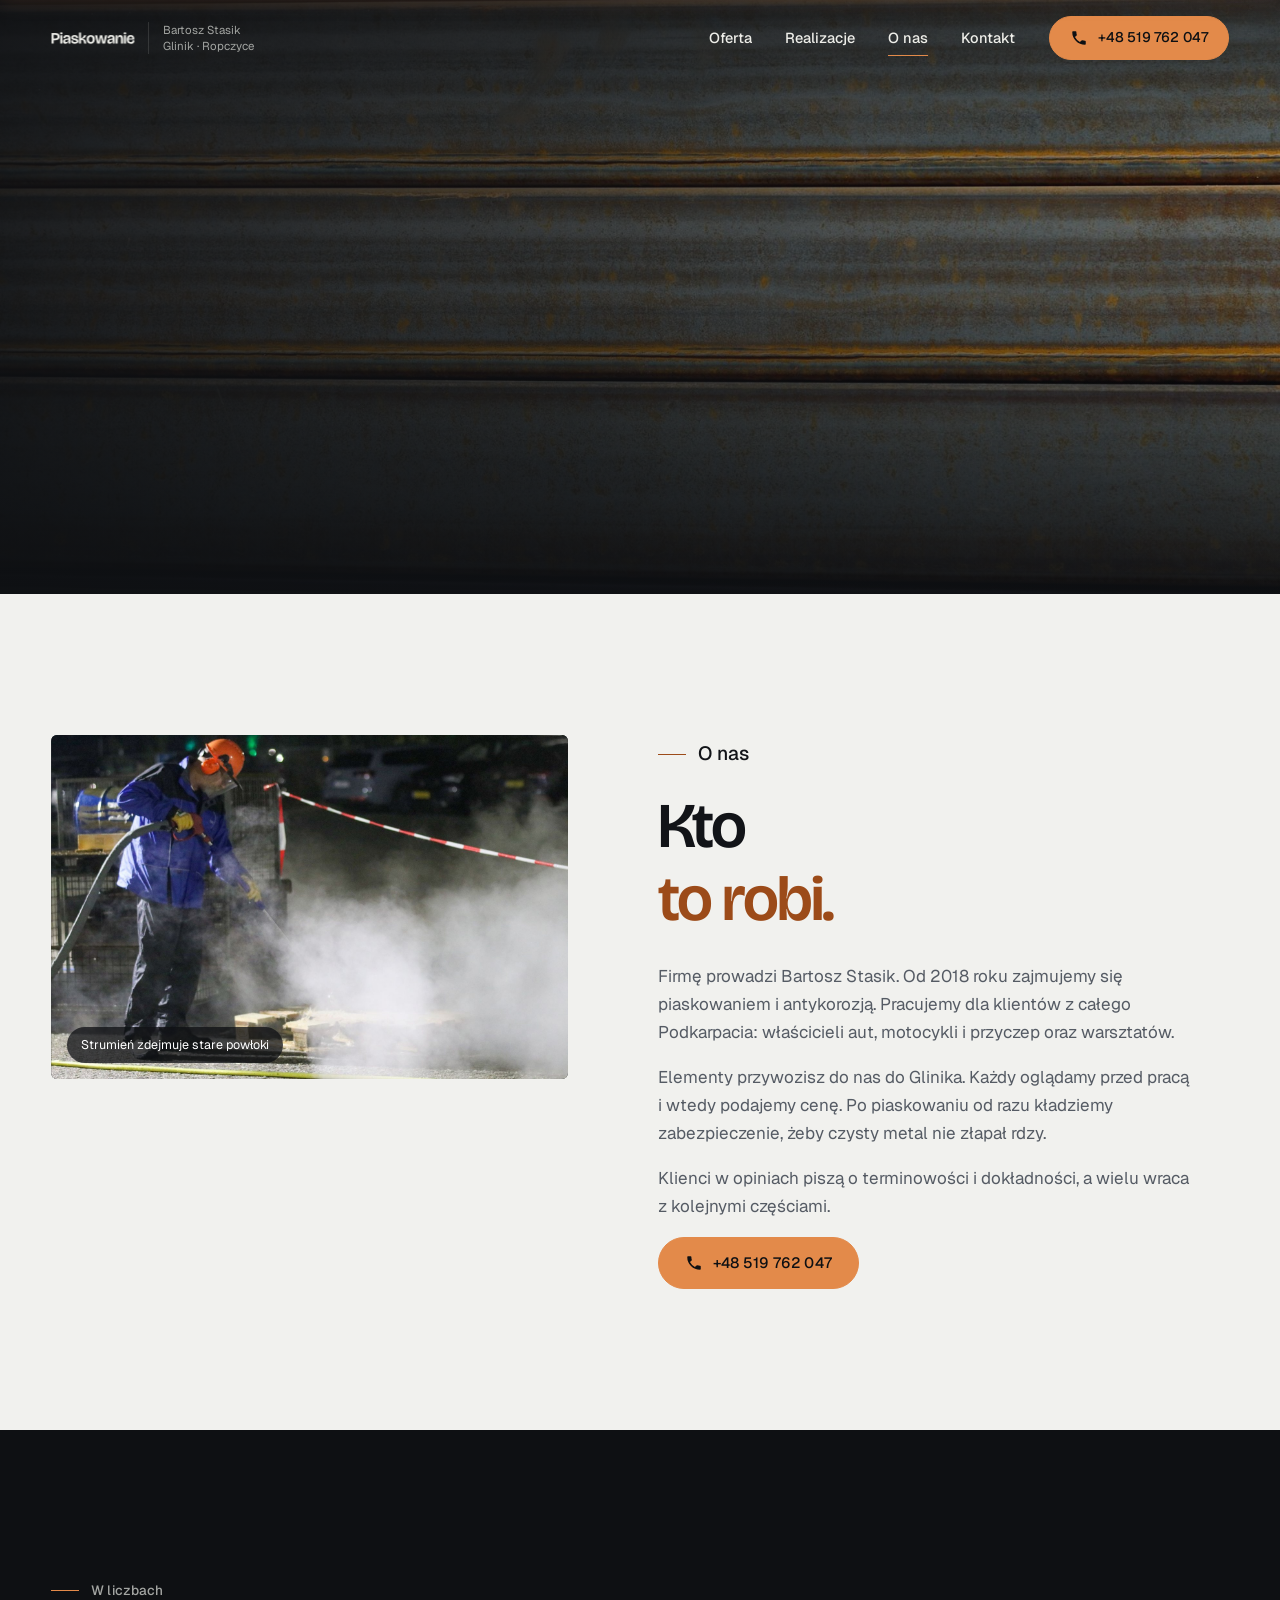
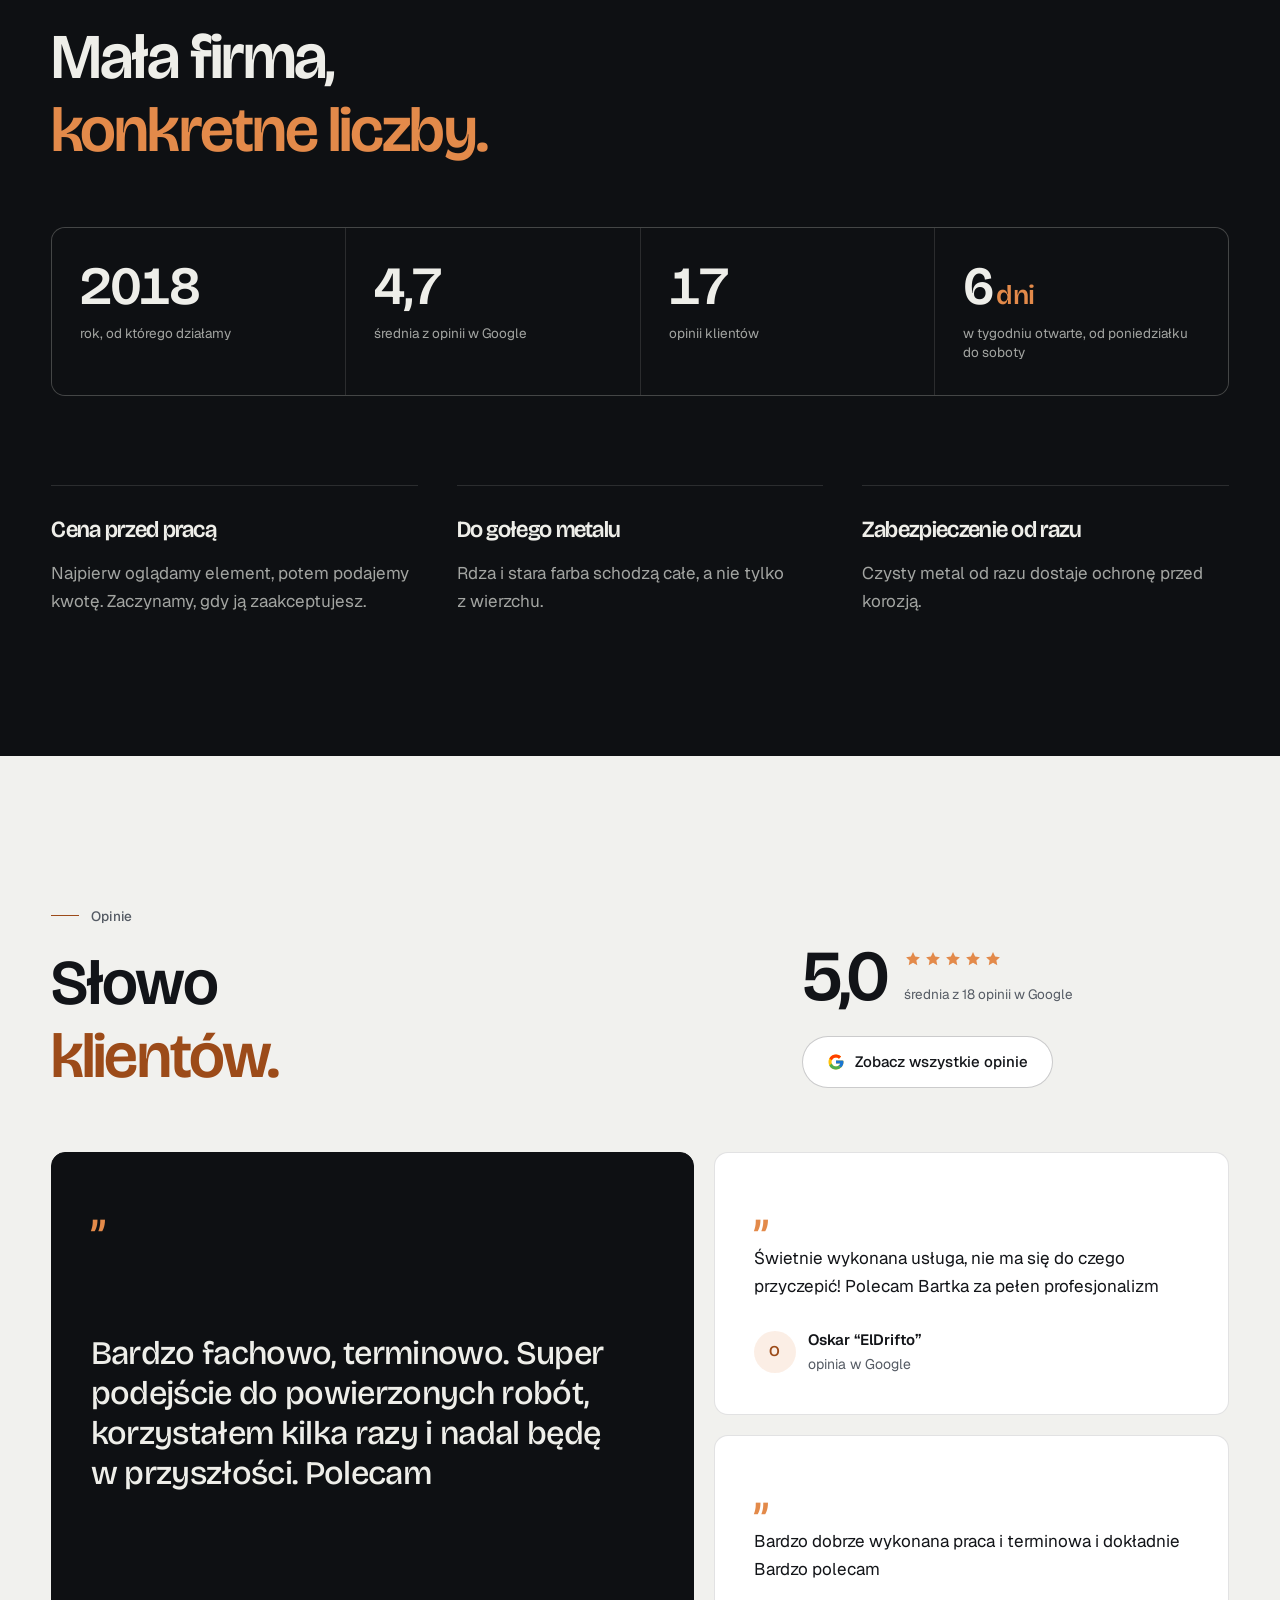
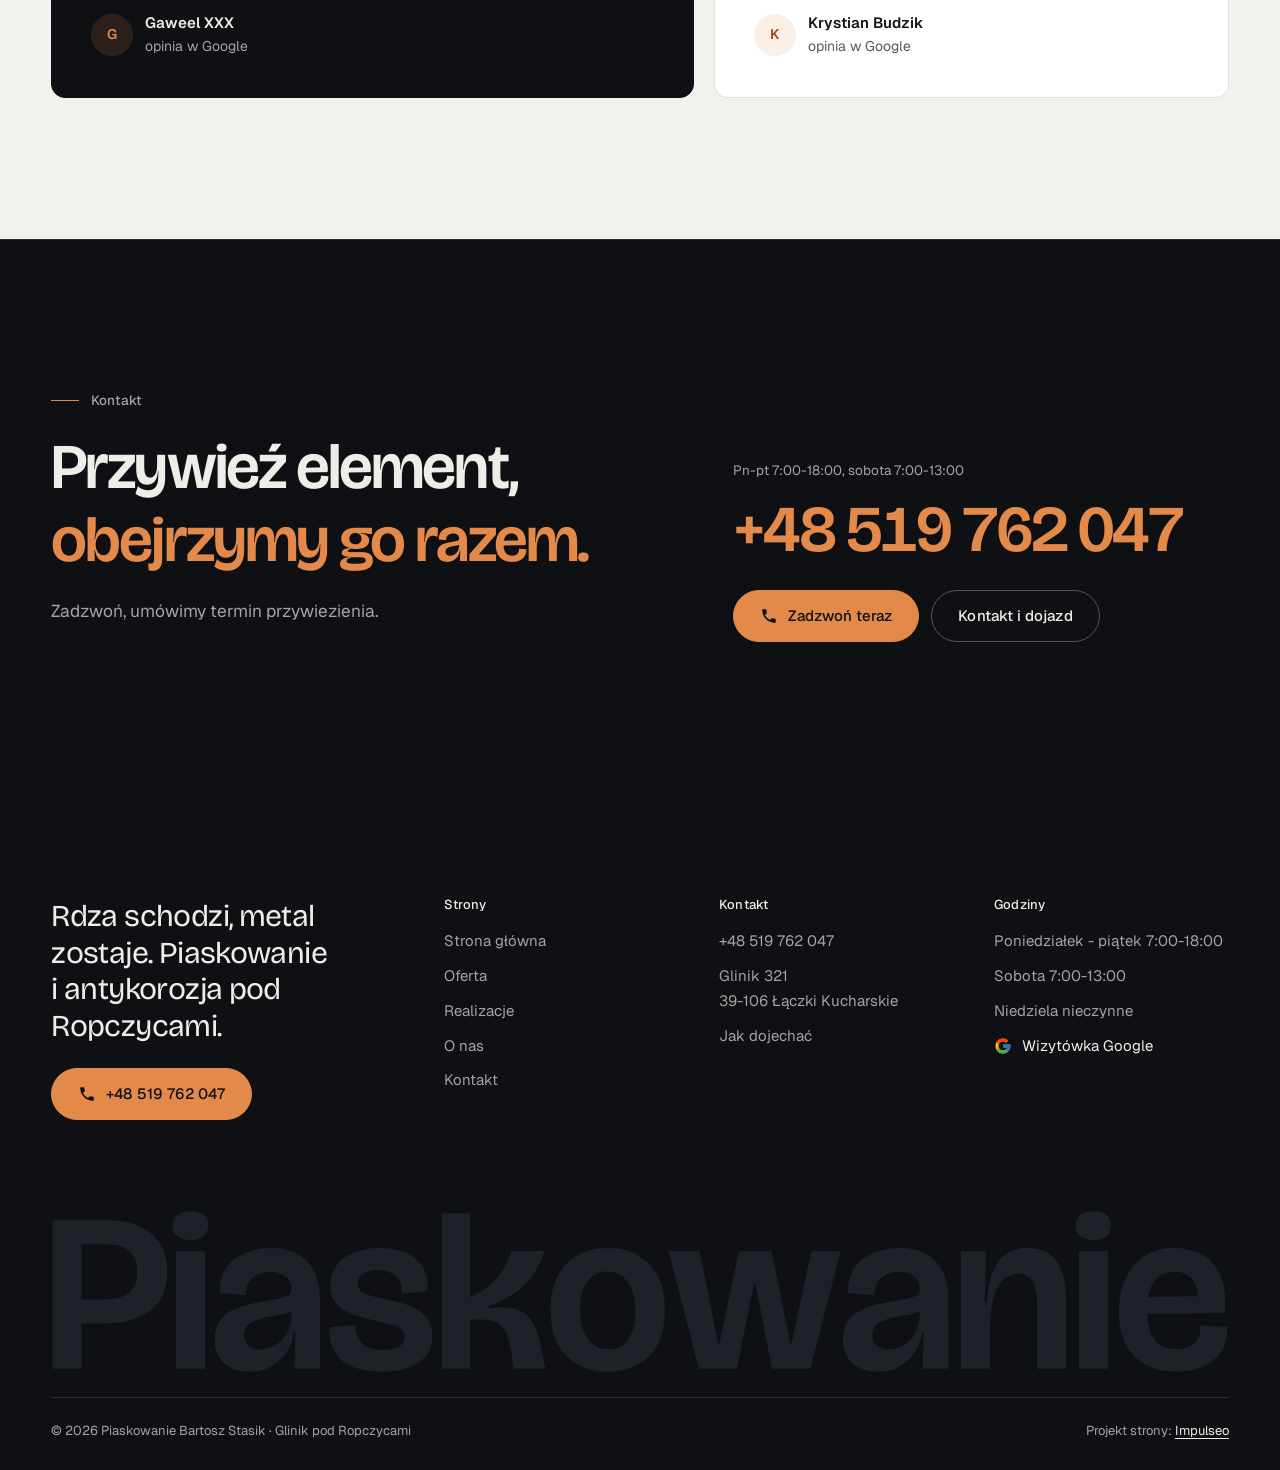
<file: o-nas.html>
<!DOCTYPE html>
<html lang="pl">
<head>
<meta charset="UTF-8">
<meta name="viewport" content="width=device-width, initial-scale=1.0">
<title>O nas - Piaskowanie Bartosz Stasik | Glinik pod Ropczycami</title>
<meta name="description" content="Piaskowanie i antykorozja w Gliniku pod Ropczycami: felgi, części samochodowe i motocyklowe, elementy przyczep i ogrodzeń. Cena przed pracą. Tel. +48 519 762 047.">
<link rel="canonical" href="https://impulseo-pl.github.io/piaskowanie/o-nas.html">
<meta name="robots" content="noindex, nofollow">
<meta name="theme-color" content="#0E1013">
<meta property="og:type" content="website">
<meta property="og:locale" content="pl_PL">
<meta property="og:site_name" content="Piaskowanie Bartosz Stasik">
<meta property="og:title" content="O nas - Piaskowanie Bartosz Stasik | Glinik pod Ropczycami">
<meta property="og:description" content="Piaskowanie i antykorozja w Gliniku pod Ropczycami: felgi, części samochodowe i motocyklowe, elementy przyczep i ogrodzeń. Cena przed pracą. Tel. +48 519 762 047.">
<meta property="og:url" content="https://impulseo-pl.github.io/piaskowanie/o-nas.html">
<meta property="og:image" content="https://impulseo-pl.github.io/piaskowanie/img/og.jpg">
<meta property="og:image:width" content="1200">
<meta property="og:image:height" content="630">
<meta name="twitter:card" content="summary_large_image">
<script>(function(){var d=document.documentElement;d.classList.add('js');try{if(!window.matchMedia('(prefers-reduced-motion: reduce)').matches)d.classList.add('anim');}catch(e){}setTimeout(function(){if(!d.classList.contains('anim-ok'))d.classList.remove('anim');},3500);})();</script>
<script>(function(){try{var d=document.documentElement,q=/[?&]intro/.test(location.search);if(!q&&window.matchMedia&&matchMedia('(prefers-reduced-motion: reduce)').matches)return;if(!q&&sessionStorage.getItem('piask_intro'))return;sessionStorage.setItem('piask_intro','1');d.classList.add('intro-on');setTimeout(function(){d.classList.remove('intro-on','intro-gra','intro-out');d.classList.add('hero-go')},4600);}catch(e){}})();</script>
<link rel="preload" as="image" href="img/g8.jpg" fetchpriority="high">
<link rel="preconnect" href="https://fonts.googleapis.com">
<link rel="preconnect" href="https://fonts.gstatic.com" crossorigin>
<link href="https://fonts.googleapis.com/css2?family=Bricolage+Grotesque:opsz,wght@12..96,400..700&family=Geist:wght@400..600&display=swap" rel="stylesheet">
<link rel="stylesheet" href="assets/styles.css?v=20261110">
<script src="assets/lenis.min.js?v=1.1.20" defer></script>
<script src="assets/main.js?v=20261110" defer></script>
</head>
<body>
<a class="skip" href="#tresc">Przejdź do treści</a>
<header class="site-head">
<div class="intro" aria-hidden="true"><span class="intro-line"><i></i></span><span class="intro-meta">piaskowanie · antykorozja · Ropczyce</span></div><div class="head-in">
  <a class="brand" href="index.html" aria-label="Piaskowanie Bartosz Stasik - strona główna">
    <span class="znak"><svg class="wm" viewBox="39 -706 5240 726" role="img" aria-label="Piaskowanie"><path pathLength="1" style="--i:0" d="M134.3 -200.8V-307.7H273.5Q347.4 -307.7 384.9 -336.6Q422.4 -365.4 422.4 -430.8Q422.4 -492.6 388 -522.8Q353.6 -553.1 283.5 -553.1H134.3V-660H293.4Q349.8 -660 397.8 -646.4Q445.7 -632.7 481.3 -604.3Q516.9 -575.9 536.7 -532.9Q556.4 -490 556.4 -430.7Q556.4 -355.9 522.7 -304.5Q489 -253.2 423.7 -227Q358.3 -200.8 261.3 -200.8ZM45.4 0V-660H175.9V0Z"/><path pathLength="1" style="--i:1" d="M594.8 0V-522.6H725V0ZM659.2 -572.6Q620.7 -572.6 600.5 -589.1Q580.4 -605.6 580.4 -636.4Q580.4 -668 600.7 -684.2Q621 -700.4 659.1 -700.4Q698.1 -700.4 718.3 -683.9Q738.4 -667.3 738.4 -636Q738.4 -606 718.2 -589.3Q698 -572.6 659.2 -572.6Z"/><path pathLength="1" style="--i:2" d="M921.9 13.7Q881.6 13.7 846.3 -0.6Q811.1 -14.9 789.1 -46.2Q767.2 -77.6 767.2 -129.1Q767.2 -176.3 785.3 -206.1Q803.4 -235.8 834.6 -254.2Q865.9 -272.5 904.5 -282.3Q943.1 -292.1 983.4 -299.1Q1037.5 -308.8 1064.1 -314.7Q1090.7 -320.5 1099.7 -329Q1108.8 -337.4 1108.8 -352.6Q1108.8 -390.6 1082.3 -410.7Q1055.9 -430.8 1014.9 -430.8Q989.6 -430.8 964.6 -421.3Q939.6 -411.8 923.1 -389Q906.5 -366.3 905.7 -326.2L788.4 -337.1Q789.1 -395 809.6 -433.6Q830.2 -472.3 864.1 -494.8Q898.1 -517.2 938.3 -526.9Q978.5 -536.6 1018.5 -536.6Q1088.5 -536.6 1137 -510.4Q1185.4 -484.2 1210.7 -433.3Q1235.9 -382.5 1235.9 -307.7V-211.9Q1236.2 -176.8 1236.4 -141.2Q1236.5 -105.6 1236.7 -70.3Q1236.8 -35.1 1236.8 0H1121.4Q1122.9 -40.2 1124.1 -80Q1125.3 -119.9 1126.5 -163.9H1119.6Q1114.1 -114.7 1087.8 -74.3Q1061.6 -34 1019.3 -10.1Q977.1 13.7 921.9 13.7ZM970 -85.1Q993.3 -85.1 1017.5 -94.5Q1041.6 -103.8 1062.1 -123.3Q1082.6 -142.8 1095.4 -173.4Q1108.2 -203.9 1108.8 -245.6L1109.1 -269L1135.8 -274.4Q1126.3 -260.2 1104.9 -252Q1083.6 -243.9 1056.6 -239.2Q1029.5 -234.6 1002 -229.6Q974.4 -224.7 950.8 -215.7Q927.2 -206.7 912.6 -191.2Q898 -175.7 898 -148.6Q898 -118.7 917.9 -101.9Q937.7 -85.1 970 -85.1Z"/><path pathLength="1" style="--i:3" d="M1511.1 13.7Q1459.9 13.7 1416.1 3.2Q1372.2 -7.3 1340.2 -30.3Q1308.2 -53.3 1291.6 -91.5Q1275 -129.7 1278.3 -184.1L1393.5 -194.6Q1393.4 -154.4 1408.2 -129.6Q1423 -104.8 1450.4 -93.8Q1477.7 -82.7 1515.2 -82.7Q1558.8 -82.7 1585.8 -97.4Q1612.8 -112.1 1612.8 -141.6Q1612.8 -161.5 1600.4 -173.1Q1588.1 -184.8 1562.1 -192.9Q1536.1 -201 1495.1 -210.1Q1448.9 -221 1409.7 -232.5Q1370.5 -244 1341.6 -261.1Q1312.8 -278.2 1297.2 -304.5Q1281.6 -330.9 1281.6 -370.8Q1281.6 -422.5 1309.1 -459.5Q1336.7 -496.5 1385.9 -516.6Q1435 -536.6 1500 -536.6Q1559.2 -536.6 1610 -517.6Q1660.7 -498.6 1690 -456.5Q1719.3 -414.4 1713.1 -345.8L1600.3 -333.7Q1603.3 -368.7 1589.9 -392Q1576.5 -415.4 1551.6 -427.1Q1526.7 -438.8 1492.8 -438.8Q1451.6 -438.8 1427.9 -422.7Q1404.1 -406.6 1404.1 -380.4Q1404.1 -358.8 1418.8 -345.8Q1433.4 -332.7 1461.4 -324.9Q1489.3 -317.1 1528.9 -308.7Q1563.5 -302 1599.9 -292.1Q1636.3 -282.1 1667.3 -264.7Q1698.2 -247.2 1717.5 -218.1Q1736.7 -189 1736.7 -143.6Q1736.7 -95.8 1710.2 -60.3Q1683.6 -24.8 1633.4 -5.6Q1583.2 13.7 1511.1 13.7Z"/><path pathLength="1" style="--i:4" d="M1776.8 0V-691H1904.2V-317.6Q1943 -333.5 1974.1 -357.4Q2005.2 -381.3 2028.5 -409.8Q2051.8 -438.2 2066.3 -467.5Q2080.9 -496.8 2087 -523.2H2234.9Q2225.1 -485.9 2203.9 -449Q2182.6 -412.1 2150.8 -379Q2119 -345.9 2077.9 -319.8Q2036.7 -293.6 1987.8 -277.8V-269.8Q2050.7 -277.7 2091.4 -268.7Q2132.1 -259.7 2156.2 -238.3Q2180.2 -216.9 2193.3 -186.2Q2206.4 -155.5 2214 -119.3L2238.8 0H2098.3L2085.5 -84.4Q2079.4 -122.4 2067.9 -152.3Q2056.4 -182.3 2029.5 -200.1Q2002.6 -217.9 1950 -218.2L1904.2 -218.5V0Z"/><path pathLength="1" style="--i:5" d="M2516.4 13.7Q2442.8 13.7 2385 -16.6Q2327.2 -47 2294.3 -108.1Q2261.5 -169.1 2261.5 -260.9Q2261.5 -354.9 2295.2 -415.8Q2329 -476.7 2386.7 -506.7Q2444.4 -536.6 2516.7 -536.6Q2591.4 -536.6 2648.7 -506Q2706 -475.3 2738.5 -414.1Q2771 -352.9 2771 -260.4Q2771 -166.1 2737.6 -105.4Q2704.1 -44.6 2646.4 -15.4Q2588.7 13.7 2516.4 13.7ZM2518.9 -85.8Q2557.1 -85.8 2583.8 -105.4Q2610.5 -125 2624.8 -162.8Q2639.1 -200.5 2639.1 -253.5Q2639.1 -310 2623.9 -349.5Q2608.8 -389.1 2580.7 -410.6Q2552.7 -432.2 2513.5 -432.2Q2476 -432.2 2449.2 -412Q2422.3 -391.8 2407.9 -353.6Q2393.4 -315.4 2393.4 -262.3Q2393.4 -179.4 2426.7 -132.6Q2459.9 -85.8 2518.9 -85.8Z"/><path pathLength="1" style="--i:6" d="M2920.9 0 2787.8 -522.6H2925.9L3007.6 -110.8H3012.9L3099.8 -522.6H3245.8L3329.2 -110.8H3334.2L3421.8 -522.6H3552.5L3418.4 0H3246.7L3172.6 -383.3H3168.2L3090.9 0Z"/><path pathLength="1" style="--i:7" d="M3717.9 13.7Q3677.6 13.7 3642.3 -0.6Q3607.1 -14.9 3585.1 -46.2Q3563.2 -77.6 3563.2 -129.1Q3563.2 -176.3 3581.3 -206.1Q3599.4 -235.8 3630.6 -254.2Q3661.9 -272.5 3700.5 -282.3Q3739.1 -292.1 3779.4 -299.1Q3833.5 -308.8 3860.1 -314.7Q3886.7 -320.5 3895.7 -329Q3904.8 -337.4 3904.8 -352.6Q3904.8 -390.6 3878.3 -410.7Q3851.9 -430.8 3810.9 -430.8Q3785.6 -430.8 3760.6 -421.3Q3735.6 -411.8 3719.1 -389Q3702.5 -366.3 3701.7 -326.2L3584.4 -337.1Q3585.1 -395 3605.6 -433.6Q3626.2 -472.3 3660.1 -494.8Q3694.1 -517.2 3734.3 -526.9Q3774.5 -536.6 3814.5 -536.6Q3884.5 -536.6 3933 -510.4Q3981.4 -484.2 4006.7 -433.3Q4031.9 -382.5 4031.9 -307.7V-211.9Q4032.2 -176.8 4032.4 -141.2Q4032.5 -105.6 4032.7 -70.3Q4032.8 -35.1 4032.8 0H3917.4Q3918.9 -40.2 3920.1 -80Q3921.3 -119.9 3922.5 -163.9H3915.6Q3910.1 -114.7 3883.8 -74.3Q3857.6 -34 3815.3 -10.1Q3773.1 13.7 3717.9 13.7ZM3766 -85.1Q3789.3 -85.1 3813.5 -94.5Q3837.6 -103.8 3858.1 -123.3Q3878.6 -142.8 3891.4 -173.4Q3904.2 -203.9 3904.8 -245.6L3905.1 -269L3931.8 -274.4Q3922.3 -260.2 3900.9 -252Q3879.6 -243.9 3852.6 -239.2Q3825.5 -234.6 3798 -229.6Q3770.4 -224.7 3746.8 -215.7Q3723.2 -206.7 3708.6 -191.2Q3694 -175.7 3694 -148.6Q3694 -118.7 3713.9 -101.9Q3733.7 -85.1 3766 -85.1Z"/><path pathLength="1" style="--i:8" d="M4087.8 0V-274.7L4087.2 -522.6H4200.5L4193.9 -294.4H4202.5Q4208.5 -376.6 4229.6 -430.1Q4250.6 -483.6 4289 -510.1Q4327.3 -536.6 4384.6 -536.6Q4471.5 -536.6 4514.3 -476.9Q4557 -417.2 4557 -296.1V0H4426.8V-283.2Q4426.8 -354 4406.5 -388Q4386.3 -422.1 4341 -422.1Q4302.9 -422.1 4275.3 -395.8Q4247.6 -369.6 4232.8 -313.7Q4218 -257.9 4218 -167.8V0Z"/><path pathLength="1" style="--i:9" d="M4612.8 0V-522.6H4743V0ZM4677.2 -572.6Q4638.7 -572.6 4618.5 -589.1Q4598.4 -605.6 4598.4 -636.4Q4598.4 -668 4618.7 -684.2Q4639 -700.4 4677.1 -700.4Q4716.1 -700.4 4736.3 -683.9Q4756.4 -667.3 4756.4 -636Q4756.4 -606 4736.2 -589.3Q4716 -572.6 4677.2 -572.6Z"/><path pathLength="1" style="--i:10" d="M5047.4 13.7Q4978.7 13.7 4930.1 -6.8Q4881.6 -27.2 4850.6 -63.7Q4819.6 -100.1 4805 -148.4Q4790.5 -196.7 4790.5 -252.7Q4790.5 -309.7 4805.1 -361Q4819.8 -412.2 4850 -451.7Q4880.2 -491.1 4927 -513.9Q4973.9 -536.6 5038.3 -536.6Q5100.3 -536.6 5146 -515.2Q5191.6 -493.8 5220.2 -454.9Q5248.7 -416.1 5259 -363.5Q5269.3 -310.9 5261 -248.1L4871.4 -241.8V-318.1L5162.8 -323.4L5142.4 -279.3Q5146.6 -326.8 5136.4 -360.7Q5126.2 -394.6 5102.1 -412.9Q5078.1 -431.2 5038.3 -431.2Q4995.9 -431.2 4968.8 -409.6Q4941.7 -388.1 4929.3 -349.2Q4916.8 -310.4 4916.8 -258.6Q4916.8 -171.9 4950.3 -129.1Q4983.7 -86.2 5049.3 -86.2Q5080.2 -86.2 5100.7 -95.1Q5121.2 -103.9 5133.4 -119.2Q5145.7 -134.4 5150.4 -153.6Q5155.2 -172.8 5153.9 -193.2L5274 -185.8Q5275.8 -148.6 5264.2 -113.2Q5252.6 -77.7 5225.6 -49.2Q5198.5 -20.7 5154.4 -3.5Q5110.3 13.7 5047.4 13.7Z"/></svg></span>
    <span class="brand-sub">Bartosz Stasik<br>Glinik · Ropczyce</span>
  </a>
  <nav class="nav-links" aria-label="Menu główne">
    <a class="nl" href="oferta.html">Oferta</a><a class="nl" href="realizacje.html">Realizacje</a><a class="nl" href="o-nas.html" aria-current="page">O&nbsp;nas</a><a class="nl" href="kontakt.html">Kontakt</a>
    <a class="btn btn-copper nav-cta" href="tel:+48519762047"><svg class="ico" width="16" height="16" viewBox="0 0 24 24" fill="none" aria-hidden="true"><path d="M6.6 10.8a15.5 15.5 0 0 0 6.6 6.6l2.2-2.2a1 1 0 0 1 1-.24 11.4 11.4 0 0 0 3.6.58 1 1 0 0 1 1 1V20a1 1 0 0 1-1 1A17 17 0 0 1 3 4a1 1 0 0 1 1-1h3.5a1 1 0 0 1 1 1c0 1.25.2 2.46.58 3.6a1 1 0 0 1-.25 1l-2.23 2.2Z" fill="currentColor"/></svg>+48 519 762 047</a>
  </nav>
  <button class="burger" type="button" aria-label="Otwórz menu" aria-expanded="false" aria-controls="mnav"><span></span><span></span></button>
</div>
</header>
<script>(function(){var d=document.documentElement;if(!d.classList.contains('intro-on'))return;
var wyszlo=false,koniec=false,t0=Date.now();
function heroGotowe(){var im=document.querySelector('.hero-media img, .pagehead-media img');return !!(im&&im.complete&&im.naturalWidth>0);}
function sprzataj(){if(koniec)return;koniec=true;d.classList.add('hero-go');d.classList.remove('intro-on','intro-gra','intro-out');
['--i-w','--i-h','--i-px','--i-py','--i-zmniejsz','--i-baza-w','--i-baza-h'].forEach(function(k){d.style.removeProperty(k);});
try{document.dispatchEvent(new Event('wejscie:koniec'));}catch(e){}}
function wyjdz(){if(wyszlo||koniec)return;wyszlo=true;d.classList.add('intro-out');setTimeout(function(){d.classList.add('hero-go');},240);setTimeout(sprzataj,880);}
function moze(){if(wyszlo||koniec)return;var t=Date.now()-t0;if(t>=1500&&(heroGotowe()||t>=1900))wyjdz();else setTimeout(moze,60);}
try{var znak=document.querySelector('.brand .znak'),wm=znak&&znak.querySelector('.wm');if(!wm){sprzataj();return;}
znak.classList.add('mierze');var r=wm.getBoundingClientRect();znak.classList.remove('mierze');
if(!r.width||!r.height){sprzataj();return;}
var W=window.innerWidth,H=window.innerHeight,cel=W<680?Math.min(W*0.84,360):Math.min(W*0.5,720);cel=Math.max(r.width,cel);
var u=function(k,v){d.style.setProperty(k,v);};
u('--i-w',Math.round(cel)+'px');u('--i-h',Math.round(cel*r.height/r.width)+'px');u('--i-zmniejsz',(r.width/cel).toFixed(4));
u('--i-px',Math.round(r.left+r.width/2-W/2)+'px');u('--i-py',Math.round(r.top+r.height/2-H/2)+'px');
u('--i-baza-w',Math.round(r.width)+'px');u('--i-baza-h',Math.round(r.height)+'px');
requestAnimationFrame(function(){requestAnimationFrame(function(){d.classList.add('intro-gra');t0=Date.now();moze();});});
['wheel','touchstart','keydown','pointerdown'].forEach(function(ev){window.addEventListener(ev,function(){sprzataj();},{once:true,passive:true});});
setTimeout(sprzataj,4100);
}catch(e){sprzataj();}})();</script>
<div class="mnav" id="mnav">
  <div class="mnav-in">
    <a class="ml" href="index.html">Strona główna</a><a class="ml" href="oferta.html">Oferta</a><a class="ml" href="realizacje.html">Realizacje</a><a class="ml" href="o-nas.html" aria-current="page">O&nbsp;nas</a><a class="ml" href="kontakt.html">Kontakt</a>
    <div class="mnav-foot">
      <span>Pn-pt 7:00-18:00, sobota 7:00-13:00</span>
      <a class="btn btn-copper" href="tel:+48519762047"><svg class="ico" width="16" height="16" viewBox="0 0 24 24" fill="none" aria-hidden="true"><path d="M6.6 10.8a15.5 15.5 0 0 0 6.6 6.6l2.2-2.2a1 1 0 0 1 1-.24 11.4 11.4 0 0 0 3.6.58 1 1 0 0 1 1 1V20a1 1 0 0 1-1 1A17 17 0 0 1 3 4a1 1 0 0 1 1-1h3.5a1 1 0 0 1 1 1c0 1.25.2 2.46.58 3.6a1 1 0 0 1-.25 1l-2.23 2.2Z" fill="currentColor"/></svg>+48 519 762 047</a>
    </div>
  </div>
</div>
<main id="tresc">

<section class="pagehead">
  <div class="pagehead-media"><img src="img/g8.jpg" alt="Stalowe profile ułożone jeden na drugim" width="1600" height="1066" decoding="async" fetchpriority="high"></div>
  <div class="ph-in">
    <p class="crumb up" style="--d:0"><a href="index.html">Strona główna</a><span class="sl" aria-hidden="true"></span>O&nbsp;nas</p>
    <h1><span class="ln"><span class="ln-i" style="--k:0">Piaskowanie</span></span><span class="ln"><span class="ln-i" style="--k:1"><em>od 2018 roku.</em></span></span></h1>
    <p class="ph-lead up" style="--d:300">Piaskowanie i&nbsp;antykorozja w&nbsp;Gliniku pod Ropczycami. Firmę prowadzi Bartosz Stasik.</p>
  </div>
</section>

<section class="sec">
  <div class="wrap story">
    <figure class="fig rv-img rv">
      <img src="img/g9.jpg" alt="Pracownik w odzieży ochronnej z wężem pod ciśnieniem" width="1600" height="1066" decoding="async">
      <figcaption class="fig-tag">Strumień zdejmuje stare powłoki</figcaption>
    </figure>
    <div class="story-txt">
      <p class="eyebrow rv">O&nbsp;nas</p>
      <h2 class="h2 rv rv-h"><span class="ln"><span class="ln-i" style="--k:0">Kto</span></span><span class="ln"><span class="ln-i" style="--k:1"><em>to robi.</em></span></span></h2>
      <p class="rv" style="--d:100;margin-top:30px">Firmę prowadzi Bartosz Stasik. Od 2018 roku zajmujemy się piaskowaniem i&nbsp;antykorozją. Pracujemy dla klientów z&nbsp;całego Podkarpacia: właścicieli aut, motocykli i&nbsp;przyczep oraz warsztatów.</p>
      <p class="rv" style="--d:140">Elementy przywozisz do nas do Glinika. Każdy oglądamy przed pracą i&nbsp;wtedy podajemy cenę. Po piaskowaniu od razu kładziemy zabezpieczenie, żeby czysty metal nie złapał rdzy.</p>
      <p class="rv" style="--d:180">Klienci w&nbsp;opiniach piszą o&nbsp;terminowości i&nbsp;dokładności, a&nbsp;wielu wraca z&nbsp;kolejnymi częściami.</p>
      <a class="btn btn-copper rv" style="--d:220" href="tel:+48519762047"><svg class="ico" width="16" height="16" viewBox="0 0 24 24" fill="none" aria-hidden="true"><path d="M6.6 10.8a15.5 15.5 0 0 0 6.6 6.6l2.2-2.2a1 1 0 0 1 1-.24 11.4 11.4 0 0 0 3.6.58 1 1 0 0 1 1 1V20a1 1 0 0 1-1 1A17 17 0 0 1 3 4a1 1 0 0 1 1-1h3.5a1 1 0 0 1 1 1c0 1.25.2 2.46.58 3.6a1 1 0 0 1-.25 1l-2.23 2.2Z" fill="currentColor"/></svg>+48 519 762 047</a>
    </div>
  </div>
</section>

<section class="sec dark">
  <div class="wrap">
    <div class="sec-head">
      <div>
        <p class="eyebrow rv">W&nbsp;liczbach</p>
        <h2 class="h2 rv rv-h"><span class="ln"><span class="ln-i" style="--k:0">Mała firma,</span></span><span class="ln"><span class="ln-i" style="--k:1"><em>konkretne liczby.</em></span></span></h2>
      </div>
    </div>
    <div class="numbers rv">
      <div class="stat"><b>2018</b><span>rok, od którego działamy</span></div>
      <div class="stat"><b><span class="num" data-to="5,0">5,0</span></b><span>średnia z&nbsp;opinii w&nbsp;Google</span></div>
      <div class="stat"><b><span class="num" data-to="18">18</span></b><span>opinii klientów</span></div>
      <div class="stat"><b><span class="num" data-to="6">6</span><small>dni</small></b><span>w&nbsp;tygodniu otwarte, od poniedziałku do soboty</span></div>
    </div>
    <div class="vals">
      <div class="val rv"><h3>Cena przed pracą</h3><p>Najpierw oglądamy element, potem podajemy kwotę. Zaczynamy, gdy ją zaakceptujesz.</p></div>
      <div class="val rv" style="--d:100"><h3>Do gołego metalu</h3><p>Rdza i&nbsp;stara farba schodzą całe, a&nbsp;nie tylko z&nbsp;wierzchu.</p></div>
      <div class="val rv" style="--d:200"><h3>Zabezpieczenie od razu</h3><p>Czysty metal od razu dostaje ochronę przed korozją.</p></div>
    </div>
  </div>
</section>
<section class="opinie sec" id="opinie">
  <div class="wrap">
    <div class="sec-head">
      <div>
        <p class="eyebrow rv">Opinie</p>
        <h2 class="h2 rv rv-h"><span class="ln"><span class="ln-i" style="--k:0">Słowo</span></span><span class="ln"><span class="ln-i" style="--k:1"><em>klientów.</em></span></span></h2>
      </div>
      <div class="side rv" style="--d:120">
        <div class="op-meta"><span class="big">5,0</span><span><span class="stars" aria-label="Ocena 5 na 5"><svg viewBox="0 0 24 24" aria-hidden="true"><path fill="currentColor" d="M12 2.8l2.8 5.9 6.4.8-4.7 4.4 1.2 6.3L12 17.1l-5.7 3.1 1.2-6.3L2.8 9.5l6.4-.8z"/></svg><svg viewBox="0 0 24 24" aria-hidden="true"><path fill="currentColor" d="M12 2.8l2.8 5.9 6.4.8-4.7 4.4 1.2 6.3L12 17.1l-5.7 3.1 1.2-6.3L2.8 9.5l6.4-.8z"/></svg><svg viewBox="0 0 24 24" aria-hidden="true"><path fill="currentColor" d="M12 2.8l2.8 5.9 6.4.8-4.7 4.4 1.2 6.3L12 17.1l-5.7 3.1 1.2-6.3L2.8 9.5l6.4-.8z"/></svg><svg viewBox="0 0 24 24" aria-hidden="true"><path fill="currentColor" d="M12 2.8l2.8 5.9 6.4.8-4.7 4.4 1.2 6.3L12 17.1l-5.7 3.1 1.2-6.3L2.8 9.5l6.4-.8z"/></svg><svg viewBox="0 0 24 24" aria-hidden="true"><path fill="currentColor" d="M12 2.8l2.8 5.9 6.4.8-4.7 4.4 1.2 6.3L12 17.1l-5.7 3.1 1.2-6.3L2.8 9.5l6.4-.8z"/></svg></span><small>średnia z&nbsp;18 opinii w&nbsp;Google</small></span></div>
        <a class="op-google" href="https://maps.google.com/?cid=4983853224863463767" target="_blank" rel="noopener"><svg class="g-logo" viewBox="0 0 48 48" aria-hidden="true"><path fill="#FFC107" d="M43.6 20.5H42V20H24v8h11.3C33.7 32.7 29.2 36 24 36c-6.6 0-12-5.4-12-12s5.4-12 12-12c3.1 0 5.8 1.2 7.9 3.1l5.7-5.7C34 6.1 29.3 4 24 4 12.9 4 4 12.9 4 24s8.9 20 20 20 20-8.9 20-20c0-1.3-.1-2.4-.4-3.5z"/><path fill="#FF3D00" d="m6.3 14.7 6.6 4.8C14.7 15.1 19 12 24 12c3.1 0 5.8 1.2 7.9 3.1l5.7-5.7C34 6.1 29.3 4 24 4 16.3 4 9.7 8.3 6.3 14.7z"/><path fill="#4CAF50" d="M24 44c5.2 0 9.9-2 13.4-5.2l-6.2-5.2A11.9 11.9 0 0 1 24 36c-5.2 0-9.6-3.3-11.3-7.9l-6.5 5C9.5 39.6 16.2 44 24 44z"/><path fill="#1976D2" d="M43.6 20.5H42V20H24v8h11.3a12 12 0 0 1-4.1 5.6l6.2 5.2C37 39.2 44 34 44 24c0-1.3-.1-2.4-.4-3.5z"/></svg>Zobacz wszystkie opinie</a>
      </div>
    </div>
    <div class="opinie-grid">
      <figure class="op-card feat rv" style="--d:0">
          <span class="q" aria-hidden="true">„</span>
          <blockquote><p>Bardzo fachowo, terminowo. Super podejście do powierzonych robót, korzystałem kilka razy i&nbsp;nadal będę w&nbsp;przyszłości. Polecam</p></blockquote>
          <figcaption><span class="av" aria-hidden="true">G</span><span><b>Gaweel XXX</b>opinia w&nbsp;Google</span></figcaption>
        </figure><figure class="op-card  rv" style="--d:110">
          <span class="q" aria-hidden="true">„</span>
          <blockquote><p>Świetnie wykonana usługa, nie ma się do czego przyczepić! Polecam Bartka za pełen profesjonalizm</p></blockquote>
          <figcaption><span class="av" aria-hidden="true">O</span><span><b>Oskar “ElDrifto”</b>opinia w&nbsp;Google</span></figcaption>
        </figure><figure class="op-card  rv" style="--d:220">
          <span class="q" aria-hidden="true">„</span>
          <blockquote><p>Bardzo dobrze wykonana praca i&nbsp;terminowa i&nbsp;dokładnie Bardzo polecam</p></blockquote>
          <figcaption><span class="av" aria-hidden="true">K</span><span><b>Krystian Budzik</b>opinia w&nbsp;Google</span></figcaption>
        </figure>
    </div>
  </div>
</section>
<section class="cta-band dark">
  <div class="wrap cta-grid">
    <div>
      <p class="eyebrow rv">Kontakt</p>
      <h2 class="h2 rv rv-h"><span class="ln"><span class="ln-i" style="--k:0">Przywieź element,</span></span><span class="ln"><span class="ln-i" style="--k:1"><em>obejrzymy go razem.</em></span></span></h2>
      <p class="lead rv" style="--d:120">Zadzwoń, umówimy termin przywiezienia.</p>
    </div>
    <div class="cta-side rv" style="--d:180">
      <span class="lbl">Pn-pt 7:00-18:00, sobota 7:00-13:00</span>
      <a class="cta-phone" href="tel:+48519762047">+48 519 762 047</a>
      <div class="cta-row">
        <a class="btn btn-copper" href="tel:+48519762047"><svg class="ico" width="16" height="16" viewBox="0 0 24 24" fill="none" aria-hidden="true"><path d="M6.6 10.8a15.5 15.5 0 0 0 6.6 6.6l2.2-2.2a1 1 0 0 1 1-.24 11.4 11.4 0 0 0 3.6.58 1 1 0 0 1 1 1V20a1 1 0 0 1-1 1A17 17 0 0 1 3 4a1 1 0 0 1 1-1h3.5a1 1 0 0 1 1 1c0 1.25.2 2.46.58 3.6a1 1 0 0 1-.25 1l-2.23 2.2Z" fill="currentColor"/></svg>Zadzwoń teraz</a>
        <a class="btn btn-ghost" href="kontakt.html">Kontakt i&nbsp;dojazd</a>
      </div>
    </div>
  </div>
</section>
</main>
<footer class="site-foot">
  <div class="wrap">
    <div class="foot-top">
      <div>
        <p class="foot-claim">Rdza schodzi, metal zostaje. Piaskowanie i&nbsp;antykorozja pod Ropczycami.</p>
        <a class="btn btn-copper" href="tel:+48519762047"><svg class="ico" width="16" height="16" viewBox="0 0 24 24" fill="none" aria-hidden="true"><path d="M6.6 10.8a15.5 15.5 0 0 0 6.6 6.6l2.2-2.2a1 1 0 0 1 1-.24 11.4 11.4 0 0 0 3.6.58 1 1 0 0 1 1 1V20a1 1 0 0 1-1 1A17 17 0 0 1 3 4a1 1 0 0 1 1-1h3.5a1 1 0 0 1 1 1c0 1.25.2 2.46.58 3.6a1 1 0 0 1-.25 1l-2.23 2.2Z" fill="currentColor"/></svg>+48 519 762 047</a>
      </div>
      <div>
        <h4>Strony</h4>
        <ul><li><a href="index.html">Strona główna</a></li><li><a href="oferta.html">Oferta</a></li><li><a href="realizacje.html">Realizacje</a></li><li><a href="o-nas.html">O&nbsp;nas</a></li><li><a href="kontakt.html">Kontakt</a></li></ul>
      </div>
      <div>
        <h4>Kontakt</h4>
        <ul>
          <li><a href="tel:+48519762047">+48 519 762 047</a></li>
          <li>Glinik 321<br>39-106 Łączki Kucharskie</li>
          <li><a href="https://maps.google.com/?cid=4983853224863463767" target="_blank" rel="noopener">Jak dojechać</a></li>
        </ul>
      </div>
      <div>
        <h4>Godziny</h4>
        <ul>
          <li>Poniedziałek - piątek 7:00-18:00</li>
          <li>Sobota 7:00-13:00</li>
          <li>Niedziela nieczynne</li>
          <li><a class="soc" href="https://maps.google.com/?cid=4983853224863463767" target="_blank" rel="noopener" aria-label="Wizytówka Piaskowanie Bartosz Stasik w Google"><svg class="g-logo" viewBox="0 0 48 48" aria-hidden="true"><path fill="#FFC107" d="M43.6 20.5H42V20H24v8h11.3C33.7 32.7 29.2 36 24 36c-6.6 0-12-5.4-12-12s5.4-12 12-12c3.1 0 5.8 1.2 7.9 3.1l5.7-5.7C34 6.1 29.3 4 24 4 12.9 4 4 12.9 4 24s8.9 20 20 20 20-8.9 20-20c0-1.3-.1-2.4-.4-3.5z"/><path fill="#FF3D00" d="m6.3 14.7 6.6 4.8C14.7 15.1 19 12 24 12c3.1 0 5.8 1.2 7.9 3.1l5.7-5.7C34 6.1 29.3 4 24 4 16.3 4 9.7 8.3 6.3 14.7z"/><path fill="#4CAF50" d="M24 44c5.2 0 9.9-2 13.4-5.2l-6.2-5.2A11.9 11.9 0 0 1 24 36c-5.2 0-9.6-3.3-11.3-7.9l-6.5 5C9.5 39.6 16.2 44 24 44z"/><path fill="#1976D2" d="M43.6 20.5H42V20H24v8h11.3a12 12 0 0 1-4.1 5.6l6.2 5.2C37 39.2 44 34 44 24c0-1.3-.1-2.4-.4-3.5z"/></svg>Wizytówka Google</a></li>
        </ul>
      </div>
    </div>
    <div class="foot-mark" aria-hidden="true"><svg class="wm-foot" viewBox="39 -706 5240 726" aria-hidden="true" focusable="false"><path style="--i:0" d="M134.3 -200.8V-307.7H273.5Q347.4 -307.7 384.9 -336.6Q422.4 -365.4 422.4 -430.8Q422.4 -492.6 388 -522.8Q353.6 -553.1 283.5 -553.1H134.3V-660H293.4Q349.8 -660 397.8 -646.4Q445.7 -632.7 481.3 -604.3Q516.9 -575.9 536.7 -532.9Q556.4 -490 556.4 -430.7Q556.4 -355.9 522.7 -304.5Q489 -253.2 423.7 -227Q358.3 -200.8 261.3 -200.8ZM45.4 0V-660H175.9V0Z"/><path style="--i:1" d="M594.8 0V-522.6H725V0ZM659.2 -572.6Q620.7 -572.6 600.5 -589.1Q580.4 -605.6 580.4 -636.4Q580.4 -668 600.7 -684.2Q621 -700.4 659.1 -700.4Q698.1 -700.4 718.3 -683.9Q738.4 -667.3 738.4 -636Q738.4 -606 718.2 -589.3Q698 -572.6 659.2 -572.6Z"/><path style="--i:2" d="M921.9 13.7Q881.6 13.7 846.3 -0.6Q811.1 -14.9 789.1 -46.2Q767.2 -77.6 767.2 -129.1Q767.2 -176.3 785.3 -206.1Q803.4 -235.8 834.6 -254.2Q865.9 -272.5 904.5 -282.3Q943.1 -292.1 983.4 -299.1Q1037.5 -308.8 1064.1 -314.7Q1090.7 -320.5 1099.7 -329Q1108.8 -337.4 1108.8 -352.6Q1108.8 -390.6 1082.3 -410.7Q1055.9 -430.8 1014.9 -430.8Q989.6 -430.8 964.6 -421.3Q939.6 -411.8 923.1 -389Q906.5 -366.3 905.7 -326.2L788.4 -337.1Q789.1 -395 809.6 -433.6Q830.2 -472.3 864.1 -494.8Q898.1 -517.2 938.3 -526.9Q978.5 -536.6 1018.5 -536.6Q1088.5 -536.6 1137 -510.4Q1185.4 -484.2 1210.7 -433.3Q1235.9 -382.5 1235.9 -307.7V-211.9Q1236.2 -176.8 1236.4 -141.2Q1236.5 -105.6 1236.7 -70.3Q1236.8 -35.1 1236.8 0H1121.4Q1122.9 -40.2 1124.1 -80Q1125.3 -119.9 1126.5 -163.9H1119.6Q1114.1 -114.7 1087.8 -74.3Q1061.6 -34 1019.3 -10.1Q977.1 13.7 921.9 13.7ZM970 -85.1Q993.3 -85.1 1017.5 -94.5Q1041.6 -103.8 1062.1 -123.3Q1082.6 -142.8 1095.4 -173.4Q1108.2 -203.9 1108.8 -245.6L1109.1 -269L1135.8 -274.4Q1126.3 -260.2 1104.9 -252Q1083.6 -243.9 1056.6 -239.2Q1029.5 -234.6 1002 -229.6Q974.4 -224.7 950.8 -215.7Q927.2 -206.7 912.6 -191.2Q898 -175.7 898 -148.6Q898 -118.7 917.9 -101.9Q937.7 -85.1 970 -85.1Z"/><path style="--i:3" d="M1511.1 13.7Q1459.9 13.7 1416.1 3.2Q1372.2 -7.3 1340.2 -30.3Q1308.2 -53.3 1291.6 -91.5Q1275 -129.7 1278.3 -184.1L1393.5 -194.6Q1393.4 -154.4 1408.2 -129.6Q1423 -104.8 1450.4 -93.8Q1477.7 -82.7 1515.2 -82.7Q1558.8 -82.7 1585.8 -97.4Q1612.8 -112.1 1612.8 -141.6Q1612.8 -161.5 1600.4 -173.1Q1588.1 -184.8 1562.1 -192.9Q1536.1 -201 1495.1 -210.1Q1448.9 -221 1409.7 -232.5Q1370.5 -244 1341.6 -261.1Q1312.8 -278.2 1297.2 -304.5Q1281.6 -330.9 1281.6 -370.8Q1281.6 -422.5 1309.1 -459.5Q1336.7 -496.5 1385.9 -516.6Q1435 -536.6 1500 -536.6Q1559.2 -536.6 1610 -517.6Q1660.7 -498.6 1690 -456.5Q1719.3 -414.4 1713.1 -345.8L1600.3 -333.7Q1603.3 -368.7 1589.9 -392Q1576.5 -415.4 1551.6 -427.1Q1526.7 -438.8 1492.8 -438.8Q1451.6 -438.8 1427.9 -422.7Q1404.1 -406.6 1404.1 -380.4Q1404.1 -358.8 1418.8 -345.8Q1433.4 -332.7 1461.4 -324.9Q1489.3 -317.1 1528.9 -308.7Q1563.5 -302 1599.9 -292.1Q1636.3 -282.1 1667.3 -264.7Q1698.2 -247.2 1717.5 -218.1Q1736.7 -189 1736.7 -143.6Q1736.7 -95.8 1710.2 -60.3Q1683.6 -24.8 1633.4 -5.6Q1583.2 13.7 1511.1 13.7Z"/><path style="--i:4" d="M1776.8 0V-691H1904.2V-317.6Q1943 -333.5 1974.1 -357.4Q2005.2 -381.3 2028.5 -409.8Q2051.8 -438.2 2066.3 -467.5Q2080.9 -496.8 2087 -523.2H2234.9Q2225.1 -485.9 2203.9 -449Q2182.6 -412.1 2150.8 -379Q2119 -345.9 2077.9 -319.8Q2036.7 -293.6 1987.8 -277.8V-269.8Q2050.7 -277.7 2091.4 -268.7Q2132.1 -259.7 2156.2 -238.3Q2180.2 -216.9 2193.3 -186.2Q2206.4 -155.5 2214 -119.3L2238.8 0H2098.3L2085.5 -84.4Q2079.4 -122.4 2067.9 -152.3Q2056.4 -182.3 2029.5 -200.1Q2002.6 -217.9 1950 -218.2L1904.2 -218.5V0Z"/><path style="--i:5" d="M2516.4 13.7Q2442.8 13.7 2385 -16.6Q2327.2 -47 2294.3 -108.1Q2261.5 -169.1 2261.5 -260.9Q2261.5 -354.9 2295.2 -415.8Q2329 -476.7 2386.7 -506.7Q2444.4 -536.6 2516.7 -536.6Q2591.4 -536.6 2648.7 -506Q2706 -475.3 2738.5 -414.1Q2771 -352.9 2771 -260.4Q2771 -166.1 2737.6 -105.4Q2704.1 -44.6 2646.4 -15.4Q2588.7 13.7 2516.4 13.7ZM2518.9 -85.8Q2557.1 -85.8 2583.8 -105.4Q2610.5 -125 2624.8 -162.8Q2639.1 -200.5 2639.1 -253.5Q2639.1 -310 2623.9 -349.5Q2608.8 -389.1 2580.7 -410.6Q2552.7 -432.2 2513.5 -432.2Q2476 -432.2 2449.2 -412Q2422.3 -391.8 2407.9 -353.6Q2393.4 -315.4 2393.4 -262.3Q2393.4 -179.4 2426.7 -132.6Q2459.9 -85.8 2518.9 -85.8Z"/><path style="--i:6" d="M2920.9 0 2787.8 -522.6H2925.9L3007.6 -110.8H3012.9L3099.8 -522.6H3245.8L3329.2 -110.8H3334.2L3421.8 -522.6H3552.5L3418.4 0H3246.7L3172.6 -383.3H3168.2L3090.9 0Z"/><path style="--i:7" d="M3717.9 13.7Q3677.6 13.7 3642.3 -0.6Q3607.1 -14.9 3585.1 -46.2Q3563.2 -77.6 3563.2 -129.1Q3563.2 -176.3 3581.3 -206.1Q3599.4 -235.8 3630.6 -254.2Q3661.9 -272.5 3700.5 -282.3Q3739.1 -292.1 3779.4 -299.1Q3833.5 -308.8 3860.1 -314.7Q3886.7 -320.5 3895.7 -329Q3904.8 -337.4 3904.8 -352.6Q3904.8 -390.6 3878.3 -410.7Q3851.9 -430.8 3810.9 -430.8Q3785.6 -430.8 3760.6 -421.3Q3735.6 -411.8 3719.1 -389Q3702.5 -366.3 3701.7 -326.2L3584.4 -337.1Q3585.1 -395 3605.6 -433.6Q3626.2 -472.3 3660.1 -494.8Q3694.1 -517.2 3734.3 -526.9Q3774.5 -536.6 3814.5 -536.6Q3884.5 -536.6 3933 -510.4Q3981.4 -484.2 4006.7 -433.3Q4031.9 -382.5 4031.9 -307.7V-211.9Q4032.2 -176.8 4032.4 -141.2Q4032.5 -105.6 4032.7 -70.3Q4032.8 -35.1 4032.8 0H3917.4Q3918.9 -40.2 3920.1 -80Q3921.3 -119.9 3922.5 -163.9H3915.6Q3910.1 -114.7 3883.8 -74.3Q3857.6 -34 3815.3 -10.1Q3773.1 13.7 3717.9 13.7ZM3766 -85.1Q3789.3 -85.1 3813.5 -94.5Q3837.6 -103.8 3858.1 -123.3Q3878.6 -142.8 3891.4 -173.4Q3904.2 -203.9 3904.8 -245.6L3905.1 -269L3931.8 -274.4Q3922.3 -260.2 3900.9 -252Q3879.6 -243.9 3852.6 -239.2Q3825.5 -234.6 3798 -229.6Q3770.4 -224.7 3746.8 -215.7Q3723.2 -206.7 3708.6 -191.2Q3694 -175.7 3694 -148.6Q3694 -118.7 3713.9 -101.9Q3733.7 -85.1 3766 -85.1Z"/><path style="--i:8" d="M4087.8 0V-274.7L4087.2 -522.6H4200.5L4193.9 -294.4H4202.5Q4208.5 -376.6 4229.6 -430.1Q4250.6 -483.6 4289 -510.1Q4327.3 -536.6 4384.6 -536.6Q4471.5 -536.6 4514.3 -476.9Q4557 -417.2 4557 -296.1V0H4426.8V-283.2Q4426.8 -354 4406.5 -388Q4386.3 -422.1 4341 -422.1Q4302.9 -422.1 4275.3 -395.8Q4247.6 -369.6 4232.8 -313.7Q4218 -257.9 4218 -167.8V0Z"/><path style="--i:9" d="M4612.8 0V-522.6H4743V0ZM4677.2 -572.6Q4638.7 -572.6 4618.5 -589.1Q4598.4 -605.6 4598.4 -636.4Q4598.4 -668 4618.7 -684.2Q4639 -700.4 4677.1 -700.4Q4716.1 -700.4 4736.3 -683.9Q4756.4 -667.3 4756.4 -636Q4756.4 -606 4736.2 -589.3Q4716 -572.6 4677.2 -572.6Z"/><path style="--i:10" d="M5047.4 13.7Q4978.7 13.7 4930.1 -6.8Q4881.6 -27.2 4850.6 -63.7Q4819.6 -100.1 4805 -148.4Q4790.5 -196.7 4790.5 -252.7Q4790.5 -309.7 4805.1 -361Q4819.8 -412.2 4850 -451.7Q4880.2 -491.1 4927 -513.9Q4973.9 -536.6 5038.3 -536.6Q5100.3 -536.6 5146 -515.2Q5191.6 -493.8 5220.2 -454.9Q5248.7 -416.1 5259 -363.5Q5269.3 -310.9 5261 -248.1L4871.4 -241.8V-318.1L5162.8 -323.4L5142.4 -279.3Q5146.6 -326.8 5136.4 -360.7Q5126.2 -394.6 5102.1 -412.9Q5078.1 -431.2 5038.3 -431.2Q4995.9 -431.2 4968.8 -409.6Q4941.7 -388.1 4929.3 -349.2Q4916.8 -310.4 4916.8 -258.6Q4916.8 -171.9 4950.3 -129.1Q4983.7 -86.2 5049.3 -86.2Q5080.2 -86.2 5100.7 -95.1Q5121.2 -103.9 5133.4 -119.2Q5145.7 -134.4 5150.4 -153.6Q5155.2 -172.8 5153.9 -193.2L5274 -185.8Q5275.8 -148.6 5264.2 -113.2Q5252.6 -77.7 5225.6 -49.2Q5198.5 -20.7 5154.4 -3.5Q5110.3 13.7 5047.4 13.7Z"/></svg></div>
    <div class="foot-bottom">
      <span>© 2026 Piaskowanie Bartosz Stasik · Glinik pod Ropczycami</span>
      <span>Projekt strony: <a class="foot-credit" href="https://impulseo.pl" target="_blank" rel="noopener">Impulseo</a></span>
    </div>
  </div>
</footer>
<div class="sticky-call">
  <a class="btn btn-copper" href="tel:+48519762047"><svg class="ico" width="16" height="16" viewBox="0 0 24 24" fill="none" aria-hidden="true"><path d="M6.6 10.8a15.5 15.5 0 0 0 6.6 6.6l2.2-2.2a1 1 0 0 1 1-.24 11.4 11.4 0 0 0 3.6.58 1 1 0 0 1 1 1V20a1 1 0 0 1-1 1A17 17 0 0 1 3 4a1 1 0 0 1 1-1h3.5a1 1 0 0 1 1 1c0 1.25.2 2.46.58 3.6a1 1 0 0 1-.25 1l-2.23 2.2Z" fill="currentColor"/></svg>Zadzwoń</a>
  <a class="btn btn-ghost" href="kontakt.html">Kontakt i&nbsp;dojazd</a>
</div>
</body>
</html>
</file>
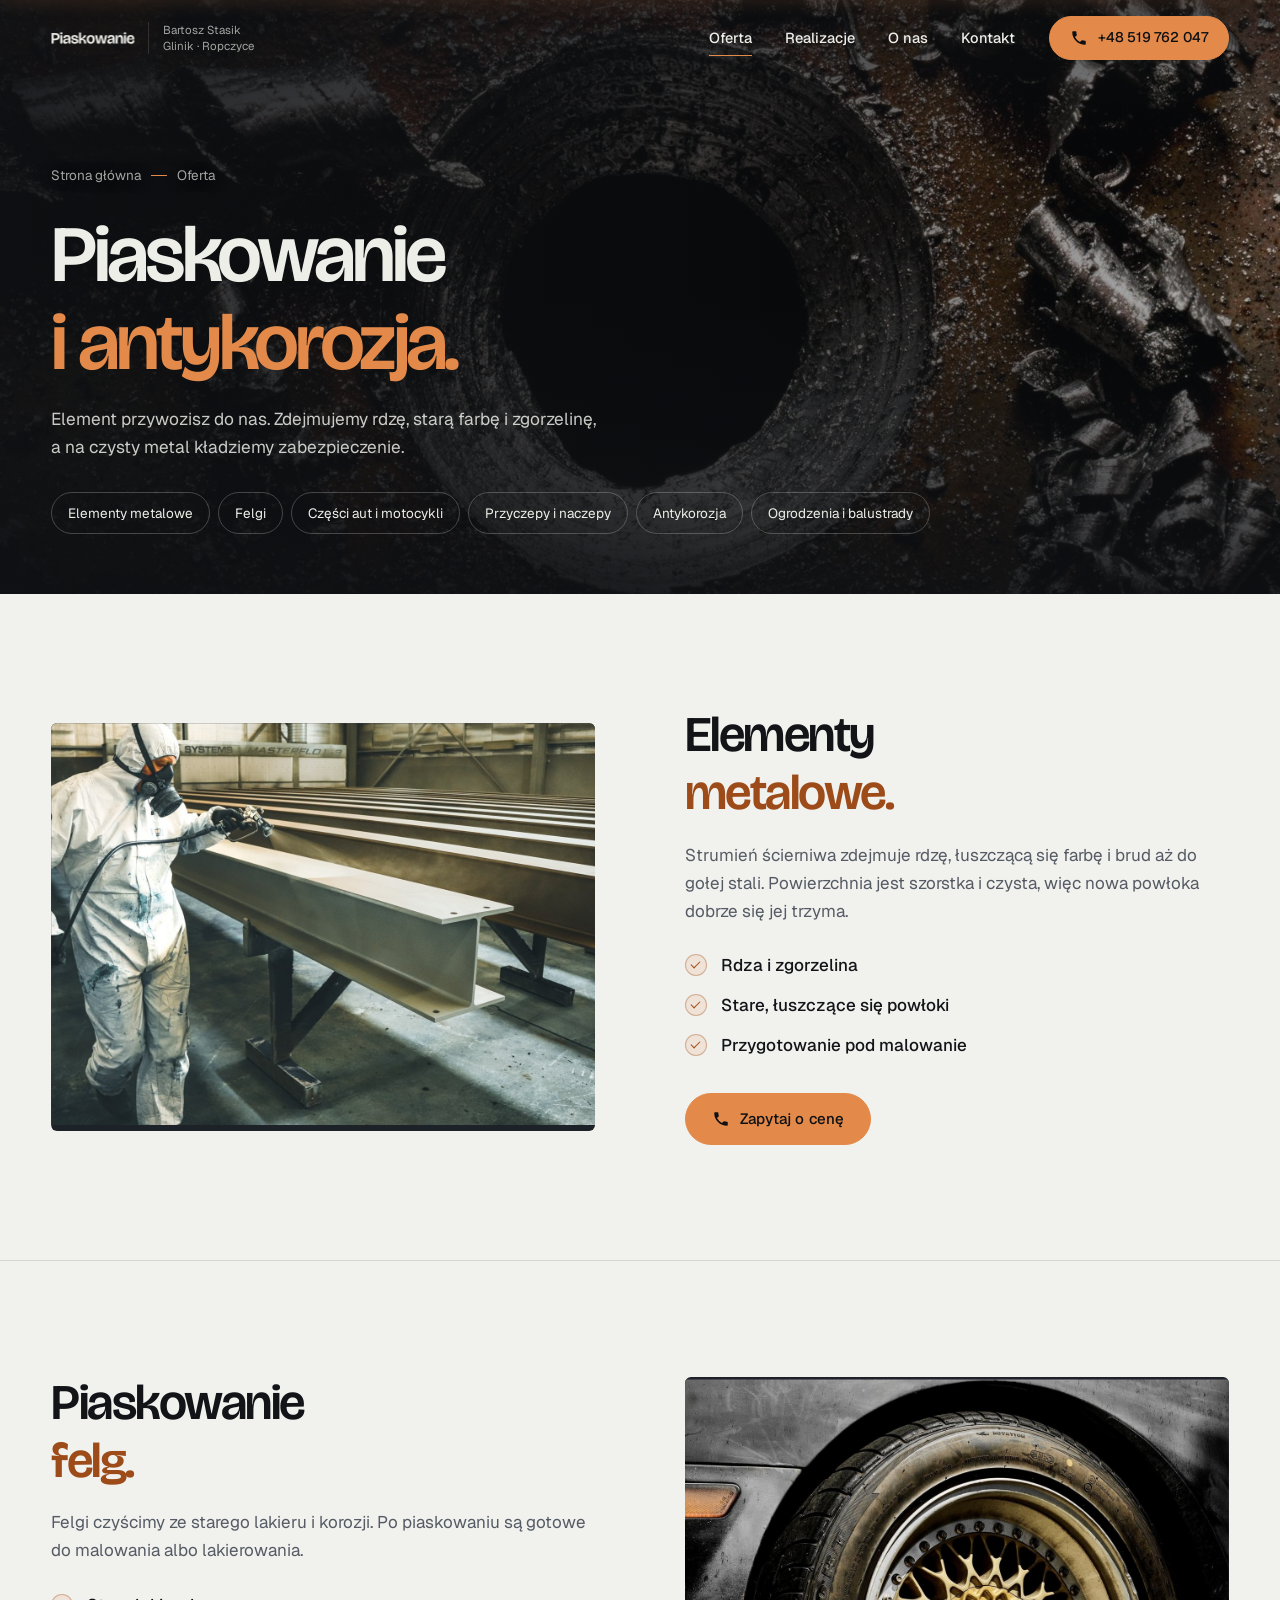
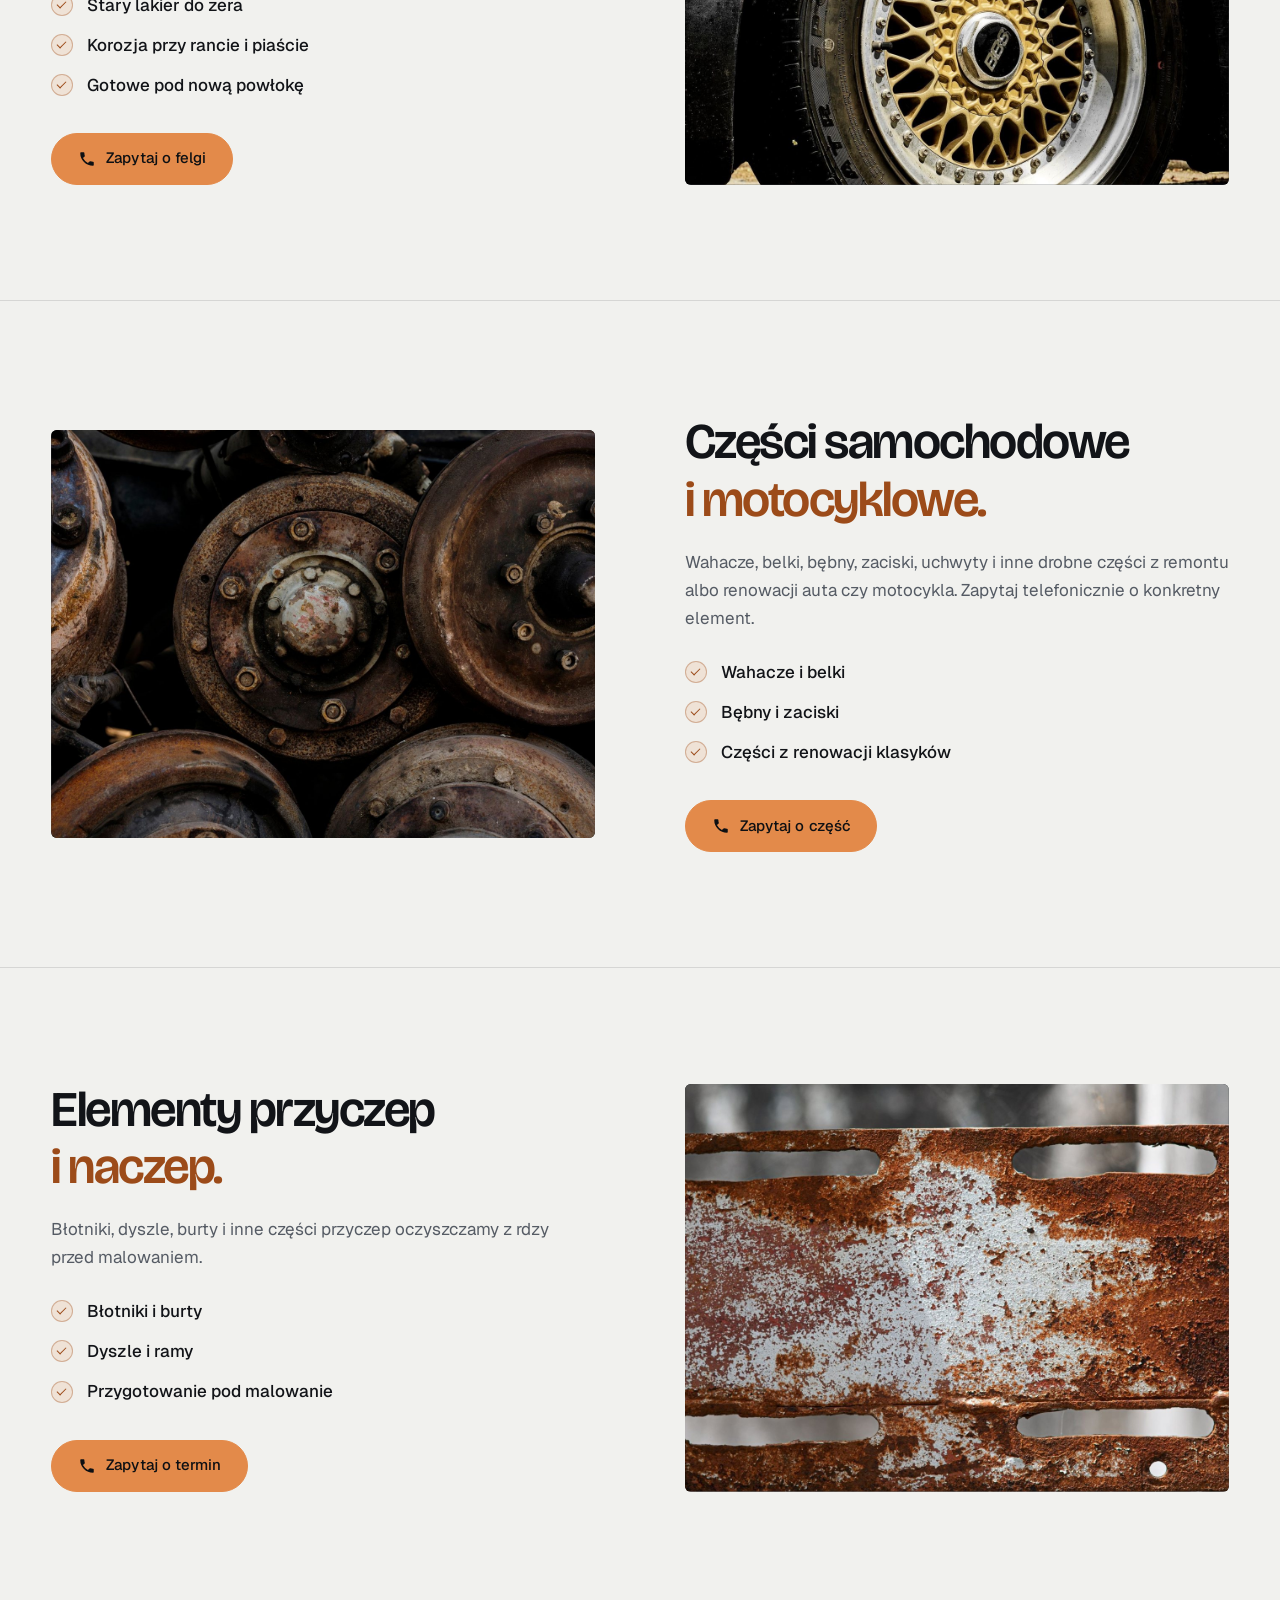
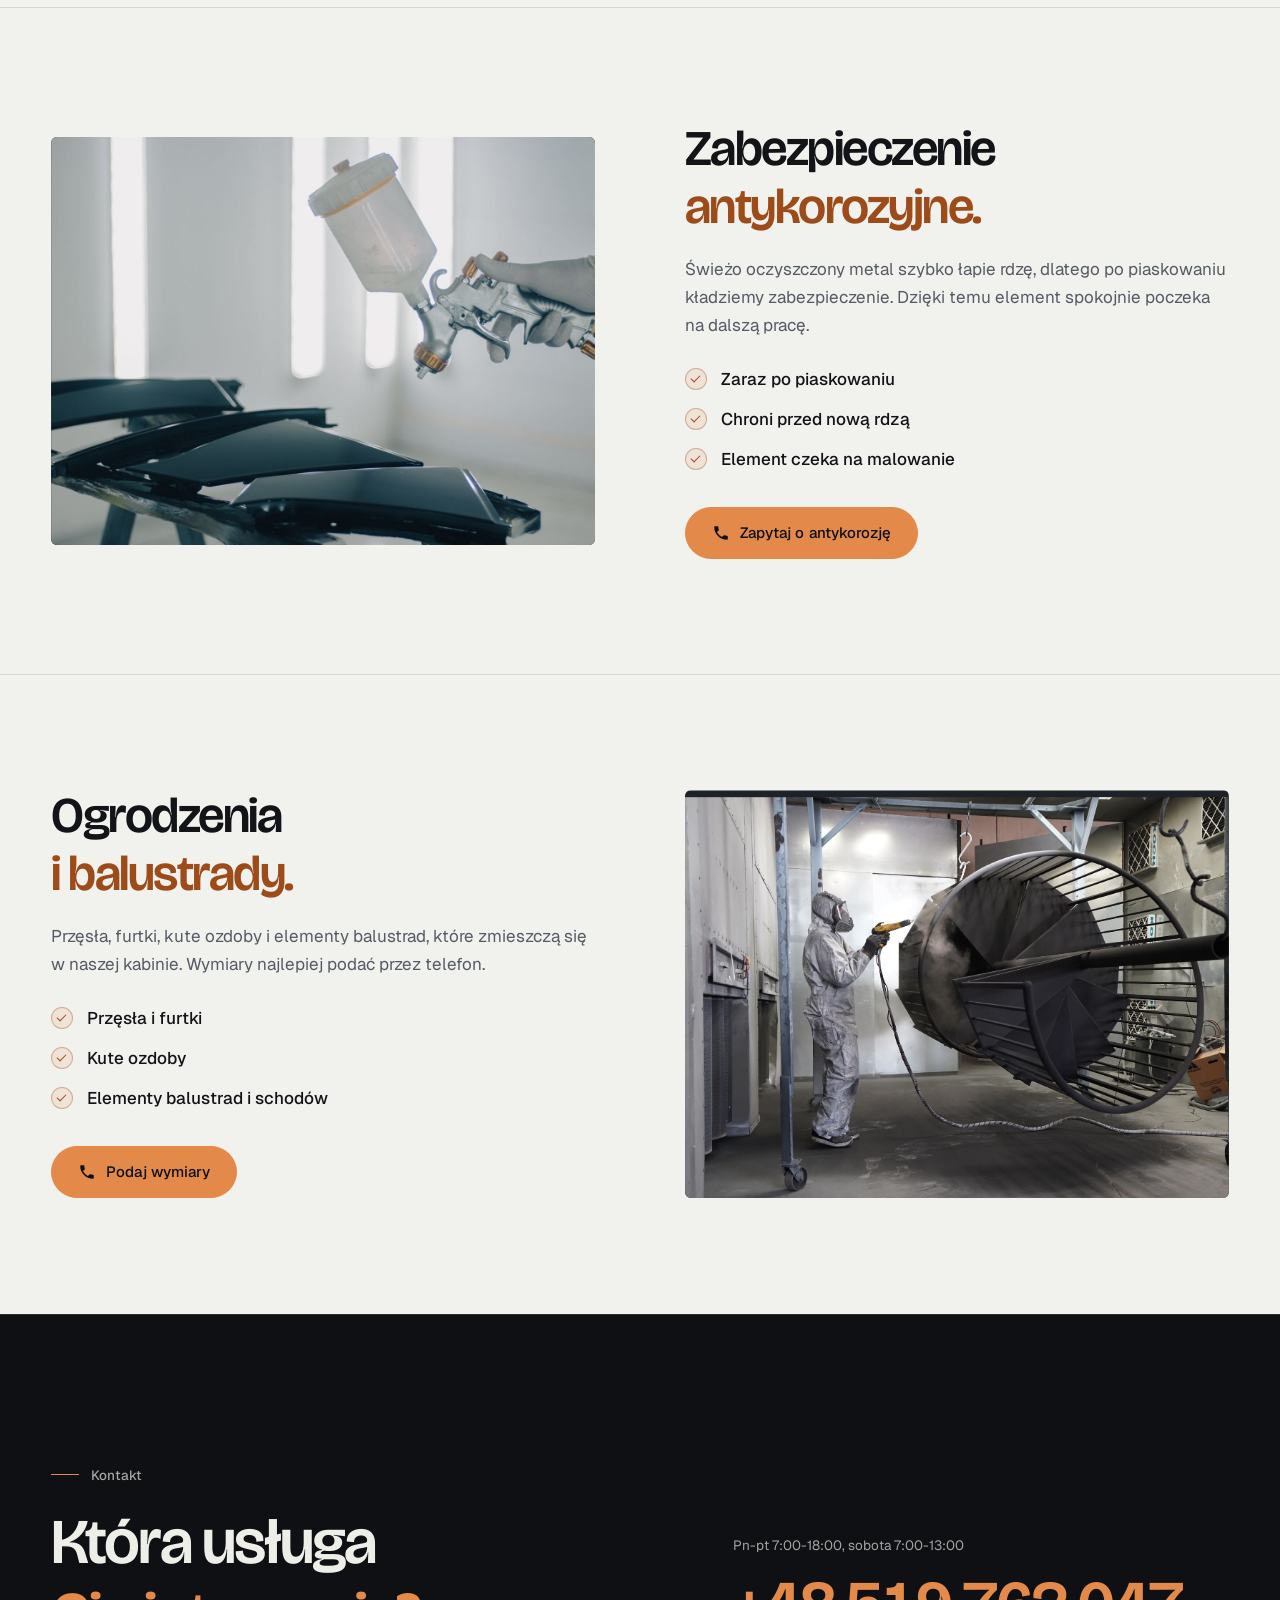
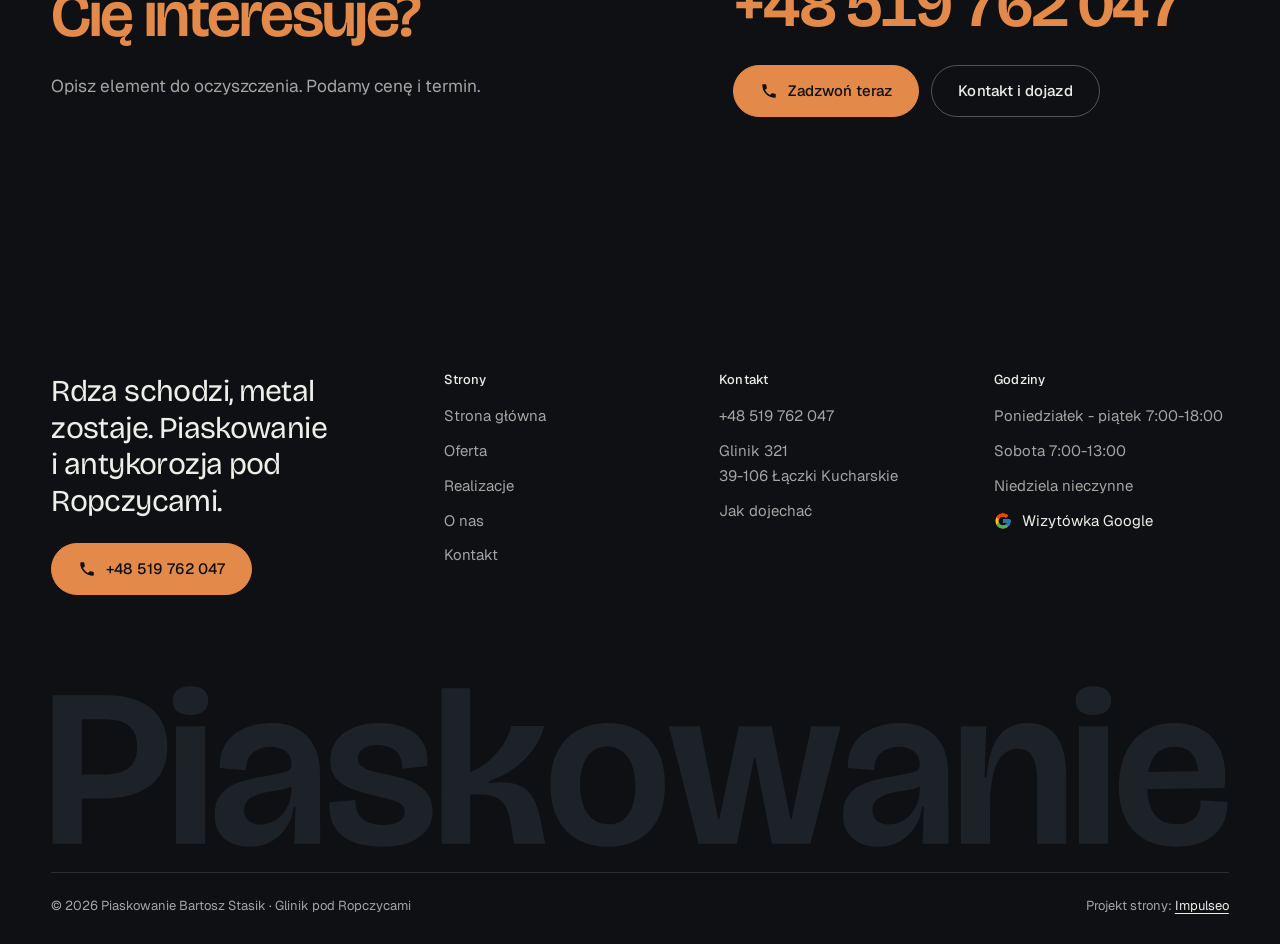
<file: oferta.html>
<!DOCTYPE html>
<html lang="pl">
<head>
<meta charset="UTF-8">
<meta name="viewport" content="width=device-width, initial-scale=1.0">
<title>Oferta - Piaskowanie Bartosz Stasik | felgi, części, antykorozja, Ropczyce</title>
<meta name="description" content="Piaskowanie i antykorozja w Gliniku pod Ropczycami: felgi, części samochodowe i motocyklowe, elementy przyczep i ogrodzeń. Cena przed pracą. Tel. +48 519 762 047.">
<link rel="canonical" href="https://impulseo-pl.github.io/piaskowanie/oferta.html">
<meta name="robots" content="noindex, nofollow">
<meta name="theme-color" content="#0E1013">
<meta property="og:type" content="website">
<meta property="og:locale" content="pl_PL">
<meta property="og:site_name" content="Piaskowanie Bartosz Stasik">
<meta property="og:title" content="Oferta - Piaskowanie Bartosz Stasik | felgi, części, antykorozja, Ropczyce">
<meta property="og:description" content="Piaskowanie i antykorozja w Gliniku pod Ropczycami: felgi, części samochodowe i motocyklowe, elementy przyczep i ogrodzeń. Cena przed pracą. Tel. +48 519 762 047.">
<meta property="og:url" content="https://impulseo-pl.github.io/piaskowanie/oferta.html">
<meta property="og:image" content="https://impulseo-pl.github.io/piaskowanie/img/og.jpg">
<meta property="og:image:width" content="1200">
<meta property="og:image:height" content="630">
<meta name="twitter:card" content="summary_large_image">
<script>(function(){var d=document.documentElement;d.classList.add('js');try{if(!window.matchMedia('(prefers-reduced-motion: reduce)').matches)d.classList.add('anim');}catch(e){}setTimeout(function(){if(!d.classList.contains('anim-ok'))d.classList.remove('anim');},3500);})();</script>
<script>(function(){try{var d=document.documentElement,q=/[?&]intro/.test(location.search);if(!q&&window.matchMedia&&matchMedia('(prefers-reduced-motion: reduce)').matches)return;if(!q&&sessionStorage.getItem('piask_intro'))return;sessionStorage.setItem('piask_intro','1');d.classList.add('intro-on');setTimeout(function(){d.classList.remove('intro-on','intro-gra','intro-out');d.classList.add('hero-go')},4600);}catch(e){}})();</script>
<link rel="preload" as="image" href="img/g1.jpg" fetchpriority="high">
<link rel="preconnect" href="https://fonts.googleapis.com">
<link rel="preconnect" href="https://fonts.gstatic.com" crossorigin>
<link href="https://fonts.googleapis.com/css2?family=Bricolage+Grotesque:opsz,wght@12..96,400..700&family=Geist:wght@400..600&display=swap" rel="stylesheet">
<link rel="stylesheet" href="assets/styles.css?v=20261110">
<script src="assets/lenis.min.js?v=1.1.20" defer></script>
<script src="assets/main.js?v=20261110" defer></script>
</head>
<body>
<a class="skip" href="#tresc">Przejdź do treści</a>
<header class="site-head">
<div class="intro" aria-hidden="true"><span class="intro-line"><i></i></span><span class="intro-meta">piaskowanie · antykorozja · Ropczyce</span></div><div class="head-in">
  <a class="brand" href="index.html" aria-label="Piaskowanie Bartosz Stasik - strona główna">
    <span class="znak"><svg class="wm" viewBox="39 -706 5240 726" role="img" aria-label="Piaskowanie"><path pathLength="1" style="--i:0" d="M134.3 -200.8V-307.7H273.5Q347.4 -307.7 384.9 -336.6Q422.4 -365.4 422.4 -430.8Q422.4 -492.6 388 -522.8Q353.6 -553.1 283.5 -553.1H134.3V-660H293.4Q349.8 -660 397.8 -646.4Q445.7 -632.7 481.3 -604.3Q516.9 -575.9 536.7 -532.9Q556.4 -490 556.4 -430.7Q556.4 -355.9 522.7 -304.5Q489 -253.2 423.7 -227Q358.3 -200.8 261.3 -200.8ZM45.4 0V-660H175.9V0Z"/><path pathLength="1" style="--i:1" d="M594.8 0V-522.6H725V0ZM659.2 -572.6Q620.7 -572.6 600.5 -589.1Q580.4 -605.6 580.4 -636.4Q580.4 -668 600.7 -684.2Q621 -700.4 659.1 -700.4Q698.1 -700.4 718.3 -683.9Q738.4 -667.3 738.4 -636Q738.4 -606 718.2 -589.3Q698 -572.6 659.2 -572.6Z"/><path pathLength="1" style="--i:2" d="M921.9 13.7Q881.6 13.7 846.3 -0.6Q811.1 -14.9 789.1 -46.2Q767.2 -77.6 767.2 -129.1Q767.2 -176.3 785.3 -206.1Q803.4 -235.8 834.6 -254.2Q865.9 -272.5 904.5 -282.3Q943.1 -292.1 983.4 -299.1Q1037.5 -308.8 1064.1 -314.7Q1090.7 -320.5 1099.7 -329Q1108.8 -337.4 1108.8 -352.6Q1108.8 -390.6 1082.3 -410.7Q1055.9 -430.8 1014.9 -430.8Q989.6 -430.8 964.6 -421.3Q939.6 -411.8 923.1 -389Q906.5 -366.3 905.7 -326.2L788.4 -337.1Q789.1 -395 809.6 -433.6Q830.2 -472.3 864.1 -494.8Q898.1 -517.2 938.3 -526.9Q978.5 -536.6 1018.5 -536.6Q1088.5 -536.6 1137 -510.4Q1185.4 -484.2 1210.7 -433.3Q1235.9 -382.5 1235.9 -307.7V-211.9Q1236.2 -176.8 1236.4 -141.2Q1236.5 -105.6 1236.7 -70.3Q1236.8 -35.1 1236.8 0H1121.4Q1122.9 -40.2 1124.1 -80Q1125.3 -119.9 1126.5 -163.9H1119.6Q1114.1 -114.7 1087.8 -74.3Q1061.6 -34 1019.3 -10.1Q977.1 13.7 921.9 13.7ZM970 -85.1Q993.3 -85.1 1017.5 -94.5Q1041.6 -103.8 1062.1 -123.3Q1082.6 -142.8 1095.4 -173.4Q1108.2 -203.9 1108.8 -245.6L1109.1 -269L1135.8 -274.4Q1126.3 -260.2 1104.9 -252Q1083.6 -243.9 1056.6 -239.2Q1029.5 -234.6 1002 -229.6Q974.4 -224.7 950.8 -215.7Q927.2 -206.7 912.6 -191.2Q898 -175.7 898 -148.6Q898 -118.7 917.9 -101.9Q937.7 -85.1 970 -85.1Z"/><path pathLength="1" style="--i:3" d="M1511.1 13.7Q1459.9 13.7 1416.1 3.2Q1372.2 -7.3 1340.2 -30.3Q1308.2 -53.3 1291.6 -91.5Q1275 -129.7 1278.3 -184.1L1393.5 -194.6Q1393.4 -154.4 1408.2 -129.6Q1423 -104.8 1450.4 -93.8Q1477.7 -82.7 1515.2 -82.7Q1558.8 -82.7 1585.8 -97.4Q1612.8 -112.1 1612.8 -141.6Q1612.8 -161.5 1600.4 -173.1Q1588.1 -184.8 1562.1 -192.9Q1536.1 -201 1495.1 -210.1Q1448.9 -221 1409.7 -232.5Q1370.5 -244 1341.6 -261.1Q1312.8 -278.2 1297.2 -304.5Q1281.6 -330.9 1281.6 -370.8Q1281.6 -422.5 1309.1 -459.5Q1336.7 -496.5 1385.9 -516.6Q1435 -536.6 1500 -536.6Q1559.2 -536.6 1610 -517.6Q1660.7 -498.6 1690 -456.5Q1719.3 -414.4 1713.1 -345.8L1600.3 -333.7Q1603.3 -368.7 1589.9 -392Q1576.5 -415.4 1551.6 -427.1Q1526.7 -438.8 1492.8 -438.8Q1451.6 -438.8 1427.9 -422.7Q1404.1 -406.6 1404.1 -380.4Q1404.1 -358.8 1418.8 -345.8Q1433.4 -332.7 1461.4 -324.9Q1489.3 -317.1 1528.9 -308.7Q1563.5 -302 1599.9 -292.1Q1636.3 -282.1 1667.3 -264.7Q1698.2 -247.2 1717.5 -218.1Q1736.7 -189 1736.7 -143.6Q1736.7 -95.8 1710.2 -60.3Q1683.6 -24.8 1633.4 -5.6Q1583.2 13.7 1511.1 13.7Z"/><path pathLength="1" style="--i:4" d="M1776.8 0V-691H1904.2V-317.6Q1943 -333.5 1974.1 -357.4Q2005.2 -381.3 2028.5 -409.8Q2051.8 -438.2 2066.3 -467.5Q2080.9 -496.8 2087 -523.2H2234.9Q2225.1 -485.9 2203.9 -449Q2182.6 -412.1 2150.8 -379Q2119 -345.9 2077.9 -319.8Q2036.7 -293.6 1987.8 -277.8V-269.8Q2050.7 -277.7 2091.4 -268.7Q2132.1 -259.7 2156.2 -238.3Q2180.2 -216.9 2193.3 -186.2Q2206.4 -155.5 2214 -119.3L2238.8 0H2098.3L2085.5 -84.4Q2079.4 -122.4 2067.9 -152.3Q2056.4 -182.3 2029.5 -200.1Q2002.6 -217.9 1950 -218.2L1904.2 -218.5V0Z"/><path pathLength="1" style="--i:5" d="M2516.4 13.7Q2442.8 13.7 2385 -16.6Q2327.2 -47 2294.3 -108.1Q2261.5 -169.1 2261.5 -260.9Q2261.5 -354.9 2295.2 -415.8Q2329 -476.7 2386.7 -506.7Q2444.4 -536.6 2516.7 -536.6Q2591.4 -536.6 2648.7 -506Q2706 -475.3 2738.5 -414.1Q2771 -352.9 2771 -260.4Q2771 -166.1 2737.6 -105.4Q2704.1 -44.6 2646.4 -15.4Q2588.7 13.7 2516.4 13.7ZM2518.9 -85.8Q2557.1 -85.8 2583.8 -105.4Q2610.5 -125 2624.8 -162.8Q2639.1 -200.5 2639.1 -253.5Q2639.1 -310 2623.9 -349.5Q2608.8 -389.1 2580.7 -410.6Q2552.7 -432.2 2513.5 -432.2Q2476 -432.2 2449.2 -412Q2422.3 -391.8 2407.9 -353.6Q2393.4 -315.4 2393.4 -262.3Q2393.4 -179.4 2426.7 -132.6Q2459.9 -85.8 2518.9 -85.8Z"/><path pathLength="1" style="--i:6" d="M2920.9 0 2787.8 -522.6H2925.9L3007.6 -110.8H3012.9L3099.8 -522.6H3245.8L3329.2 -110.8H3334.2L3421.8 -522.6H3552.5L3418.4 0H3246.7L3172.6 -383.3H3168.2L3090.9 0Z"/><path pathLength="1" style="--i:7" d="M3717.9 13.7Q3677.6 13.7 3642.3 -0.6Q3607.1 -14.9 3585.1 -46.2Q3563.2 -77.6 3563.2 -129.1Q3563.2 -176.3 3581.3 -206.1Q3599.4 -235.8 3630.6 -254.2Q3661.9 -272.5 3700.5 -282.3Q3739.1 -292.1 3779.4 -299.1Q3833.5 -308.8 3860.1 -314.7Q3886.7 -320.5 3895.7 -329Q3904.8 -337.4 3904.8 -352.6Q3904.8 -390.6 3878.3 -410.7Q3851.9 -430.8 3810.9 -430.8Q3785.6 -430.8 3760.6 -421.3Q3735.6 -411.8 3719.1 -389Q3702.5 -366.3 3701.7 -326.2L3584.4 -337.1Q3585.1 -395 3605.6 -433.6Q3626.2 -472.3 3660.1 -494.8Q3694.1 -517.2 3734.3 -526.9Q3774.5 -536.6 3814.5 -536.6Q3884.5 -536.6 3933 -510.4Q3981.4 -484.2 4006.7 -433.3Q4031.9 -382.5 4031.9 -307.7V-211.9Q4032.2 -176.8 4032.4 -141.2Q4032.5 -105.6 4032.7 -70.3Q4032.8 -35.1 4032.8 0H3917.4Q3918.9 -40.2 3920.1 -80Q3921.3 -119.9 3922.5 -163.9H3915.6Q3910.1 -114.7 3883.8 -74.3Q3857.6 -34 3815.3 -10.1Q3773.1 13.7 3717.9 13.7ZM3766 -85.1Q3789.3 -85.1 3813.5 -94.5Q3837.6 -103.8 3858.1 -123.3Q3878.6 -142.8 3891.4 -173.4Q3904.2 -203.9 3904.8 -245.6L3905.1 -269L3931.8 -274.4Q3922.3 -260.2 3900.9 -252Q3879.6 -243.9 3852.6 -239.2Q3825.5 -234.6 3798 -229.6Q3770.4 -224.7 3746.8 -215.7Q3723.2 -206.7 3708.6 -191.2Q3694 -175.7 3694 -148.6Q3694 -118.7 3713.9 -101.9Q3733.7 -85.1 3766 -85.1Z"/><path pathLength="1" style="--i:8" d="M4087.8 0V-274.7L4087.2 -522.6H4200.5L4193.9 -294.4H4202.5Q4208.5 -376.6 4229.6 -430.1Q4250.6 -483.6 4289 -510.1Q4327.3 -536.6 4384.6 -536.6Q4471.5 -536.6 4514.3 -476.9Q4557 -417.2 4557 -296.1V0H4426.8V-283.2Q4426.8 -354 4406.5 -388Q4386.3 -422.1 4341 -422.1Q4302.9 -422.1 4275.3 -395.8Q4247.6 -369.6 4232.8 -313.7Q4218 -257.9 4218 -167.8V0Z"/><path pathLength="1" style="--i:9" d="M4612.8 0V-522.6H4743V0ZM4677.2 -572.6Q4638.7 -572.6 4618.5 -589.1Q4598.4 -605.6 4598.4 -636.4Q4598.4 -668 4618.7 -684.2Q4639 -700.4 4677.1 -700.4Q4716.1 -700.4 4736.3 -683.9Q4756.4 -667.3 4756.4 -636Q4756.4 -606 4736.2 -589.3Q4716 -572.6 4677.2 -572.6Z"/><path pathLength="1" style="--i:10" d="M5047.4 13.7Q4978.7 13.7 4930.1 -6.8Q4881.6 -27.2 4850.6 -63.7Q4819.6 -100.1 4805 -148.4Q4790.5 -196.7 4790.5 -252.7Q4790.5 -309.7 4805.1 -361Q4819.8 -412.2 4850 -451.7Q4880.2 -491.1 4927 -513.9Q4973.9 -536.6 5038.3 -536.6Q5100.3 -536.6 5146 -515.2Q5191.6 -493.8 5220.2 -454.9Q5248.7 -416.1 5259 -363.5Q5269.3 -310.9 5261 -248.1L4871.4 -241.8V-318.1L5162.8 -323.4L5142.4 -279.3Q5146.6 -326.8 5136.4 -360.7Q5126.2 -394.6 5102.1 -412.9Q5078.1 -431.2 5038.3 -431.2Q4995.9 -431.2 4968.8 -409.6Q4941.7 -388.1 4929.3 -349.2Q4916.8 -310.4 4916.8 -258.6Q4916.8 -171.9 4950.3 -129.1Q4983.7 -86.2 5049.3 -86.2Q5080.2 -86.2 5100.7 -95.1Q5121.2 -103.9 5133.4 -119.2Q5145.7 -134.4 5150.4 -153.6Q5155.2 -172.8 5153.9 -193.2L5274 -185.8Q5275.8 -148.6 5264.2 -113.2Q5252.6 -77.7 5225.6 -49.2Q5198.5 -20.7 5154.4 -3.5Q5110.3 13.7 5047.4 13.7Z"/></svg></span>
    <span class="brand-sub">Bartosz Stasik<br>Glinik · Ropczyce</span>
  </a>
  <nav class="nav-links" aria-label="Menu główne">
    <a class="nl" href="oferta.html" aria-current="page">Oferta</a><a class="nl" href="realizacje.html">Realizacje</a><a class="nl" href="o-nas.html">O&nbsp;nas</a><a class="nl" href="kontakt.html">Kontakt</a>
    <a class="btn btn-copper nav-cta" href="tel:+48519762047"><svg class="ico" width="16" height="16" viewBox="0 0 24 24" fill="none" aria-hidden="true"><path d="M6.6 10.8a15.5 15.5 0 0 0 6.6 6.6l2.2-2.2a1 1 0 0 1 1-.24 11.4 11.4 0 0 0 3.6.58 1 1 0 0 1 1 1V20a1 1 0 0 1-1 1A17 17 0 0 1 3 4a1 1 0 0 1 1-1h3.5a1 1 0 0 1 1 1c0 1.25.2 2.46.58 3.6a1 1 0 0 1-.25 1l-2.23 2.2Z" fill="currentColor"/></svg>+48 519 762 047</a>
  </nav>
  <button class="burger" type="button" aria-label="Otwórz menu" aria-expanded="false" aria-controls="mnav"><span></span><span></span></button>
</div>
</header>
<script>(function(){var d=document.documentElement;if(!d.classList.contains('intro-on'))return;
var wyszlo=false,koniec=false,t0=Date.now();
function heroGotowe(){var im=document.querySelector('.hero-media img, .pagehead-media img');return !!(im&&im.complete&&im.naturalWidth>0);}
function sprzataj(){if(koniec)return;koniec=true;d.classList.add('hero-go');d.classList.remove('intro-on','intro-gra','intro-out');
['--i-w','--i-h','--i-px','--i-py','--i-zmniejsz','--i-baza-w','--i-baza-h'].forEach(function(k){d.style.removeProperty(k);});
try{document.dispatchEvent(new Event('wejscie:koniec'));}catch(e){}}
function wyjdz(){if(wyszlo||koniec)return;wyszlo=true;d.classList.add('intro-out');setTimeout(function(){d.classList.add('hero-go');},240);setTimeout(sprzataj,880);}
function moze(){if(wyszlo||koniec)return;var t=Date.now()-t0;if(t>=1500&&(heroGotowe()||t>=1900))wyjdz();else setTimeout(moze,60);}
try{var znak=document.querySelector('.brand .znak'),wm=znak&&znak.querySelector('.wm');if(!wm){sprzataj();return;}
znak.classList.add('mierze');var r=wm.getBoundingClientRect();znak.classList.remove('mierze');
if(!r.width||!r.height){sprzataj();return;}
var W=window.innerWidth,H=window.innerHeight,cel=W<680?Math.min(W*0.84,360):Math.min(W*0.5,720);cel=Math.max(r.width,cel);
var u=function(k,v){d.style.setProperty(k,v);};
u('--i-w',Math.round(cel)+'px');u('--i-h',Math.round(cel*r.height/r.width)+'px');u('--i-zmniejsz',(r.width/cel).toFixed(4));
u('--i-px',Math.round(r.left+r.width/2-W/2)+'px');u('--i-py',Math.round(r.top+r.height/2-H/2)+'px');
u('--i-baza-w',Math.round(r.width)+'px');u('--i-baza-h',Math.round(r.height)+'px');
requestAnimationFrame(function(){requestAnimationFrame(function(){d.classList.add('intro-gra');t0=Date.now();moze();});});
['wheel','touchstart','keydown','pointerdown'].forEach(function(ev){window.addEventListener(ev,function(){sprzataj();},{once:true,passive:true});});
setTimeout(sprzataj,4100);
}catch(e){sprzataj();}})();</script>
<div class="mnav" id="mnav">
  <div class="mnav-in">
    <a class="ml" href="index.html">Strona główna</a><a class="ml" href="oferta.html" aria-current="page">Oferta</a><a class="ml" href="realizacje.html">Realizacje</a><a class="ml" href="o-nas.html">O&nbsp;nas</a><a class="ml" href="kontakt.html">Kontakt</a>
    <div class="mnav-foot">
      <span>Pn-pt 7:00-18:00, sobota 7:00-13:00</span>
      <a class="btn btn-copper" href="tel:+48519762047"><svg class="ico" width="16" height="16" viewBox="0 0 24 24" fill="none" aria-hidden="true"><path d="M6.6 10.8a15.5 15.5 0 0 0 6.6 6.6l2.2-2.2a1 1 0 0 1 1-.24 11.4 11.4 0 0 0 3.6.58 1 1 0 0 1 1 1V20a1 1 0 0 1-1 1A17 17 0 0 1 3 4a1 1 0 0 1 1-1h3.5a1 1 0 0 1 1 1c0 1.25.2 2.46.58 3.6a1 1 0 0 1-.25 1l-2.23 2.2Z" fill="currentColor"/></svg>+48 519 762 047</a>
    </div>
  </div>
</div>
<main id="tresc">

<section class="pagehead">
  <div class="pagehead-media"><img src="img/g1.jpg" alt="Zardzewiała stal z otworem i wiórami" width="1600" height="1066" decoding="async" fetchpriority="high"></div>
  <div class="ph-in">
    <p class="crumb up" style="--d:0"><a href="index.html">Strona główna</a><span class="sl" aria-hidden="true"></span>Oferta</p>
    <h1><span class="ln"><span class="ln-i" style="--k:0">Piaskowanie</span></span><span class="ln"><span class="ln-i" style="--k:1"><em>i&nbsp;antykorozja.</em></span></span></h1>
    <p class="ph-lead up" style="--d:300">Element przywozisz do nas. Zdejmujemy rdzę, starą farbę i&nbsp;zgorzelinę, a&nbsp;na czysty metal kładziemy zabezpieczenie.</p>
    <nav class="chips up" style="--d:420" aria-label="Usługi na tej stronie"><a class="chip" href="#metal">Elementy metalowe</a><a class="chip" href="#felgi">Felgi</a><a class="chip" href="#czesci">Części aut i&nbsp;motocykli</a><a class="chip" href="#przyczepy">Przyczepy i&nbsp;naczepy</a><a class="chip" href="#antykorozja">Antykorozja</a><a class="chip" href="#ogrodzenia">Ogrodzenia i&nbsp;balustrady</a></nav>
  </div>
</section>
<section class="svc-block" id="metal">
  <div class="wrap svc-row">
    <figure class="fig svc-fig rv-img rv">
      <img src="img/about.jpg" alt="Pracownik w kombinezonie ochronnym przy stalowych belkach" width="1600" height="1066" decoding="async" data-plx="30" style="height:110%;margin-top:-5%">
    </figure>
    <div class="svc-txt">
      <h2 class="rv rv-h"><span class="ln"><span class="ln-i" style="--k:0">Elementy</span></span><span class="ln"><span class="ln-i" style="--k:1"><em>metalowe.</em></span></span></h2>
      <p class="rv" style="--d:100">Strumień ścierniwa zdejmuje rdzę, łuszczącą się farbę i&nbsp;brud aż do gołej stali. Powierzchnia jest szorstka i&nbsp;czysta, więc nowa powłoka dobrze się jej trzyma.</p>
      <ul class="ticks rv" style="--d:160"><li>Rdza i&nbsp;zgorzelina</li><li>Stare, łuszczące się powłoki</li><li>Przygotowanie pod malowanie</li></ul>
      <a class="btn btn-copper rv" style="--d:220" href="tel:+48519762047"><svg class="ico" width="16" height="16" viewBox="0 0 24 24" fill="none" aria-hidden="true"><path d="M6.6 10.8a15.5 15.5 0 0 0 6.6 6.6l2.2-2.2a1 1 0 0 1 1-.24 11.4 11.4 0 0 0 3.6.58 1 1 0 0 1 1 1V20a1 1 0 0 1-1 1A17 17 0 0 1 3 4a1 1 0 0 1 1-1h3.5a1 1 0 0 1 1 1c0 1.25.2 2.46.58 3.6a1 1 0 0 1-.25 1l-2.23 2.2Z" fill="currentColor"/></svg>Zapytaj o&nbsp;cenę</a>
    </div>
  </div>
</section>
<section class="svc-block flip" id="felgi">
  <div class="wrap svc-row">
    <figure class="fig svc-fig rv-img rv">
      <img src="img/g2.jpg" alt="Felga samochodowa ze szprychami" width="1600" height="1066" decoding="async" data-plx="30" style="height:110%;margin-top:-5%">
    </figure>
    <div class="svc-txt">
      <h2 class="rv rv-h"><span class="ln"><span class="ln-i" style="--k:0">Piaskowanie</span></span><span class="ln"><span class="ln-i" style="--k:1"><em>felg.</em></span></span></h2>
      <p class="rv" style="--d:100">Felgi czyścimy ze starego lakieru i&nbsp;korozji. Po piaskowaniu są gotowe do malowania albo lakierowania.</p>
      <ul class="ticks rv" style="--d:160"><li>Stary lakier do zera</li><li>Korozja przy rancie i&nbsp;piaście</li><li>Gotowe pod nową powłokę</li></ul>
      <a class="btn btn-copper rv" style="--d:220" href="tel:+48519762047"><svg class="ico" width="16" height="16" viewBox="0 0 24 24" fill="none" aria-hidden="true"><path d="M6.6 10.8a15.5 15.5 0 0 0 6.6 6.6l2.2-2.2a1 1 0 0 1 1-.24 11.4 11.4 0 0 0 3.6.58 1 1 0 0 1 1 1V20a1 1 0 0 1-1 1A17 17 0 0 1 3 4a1 1 0 0 1 1-1h3.5a1 1 0 0 1 1 1c0 1.25.2 2.46.58 3.6a1 1 0 0 1-.25 1l-2.23 2.2Z" fill="currentColor"/></svg>Zapytaj o&nbsp;felgi</a>
    </div>
  </div>
</section>
<section class="svc-block" id="czesci">
  <div class="wrap svc-row">
    <figure class="fig svc-fig rv-img rv">
      <img src="img/g6.jpg" alt="Zardzewiałe bębny hamulcowe" width="1600" height="1066" loading="lazy" decoding="async" data-plx="30" style="height:110%;margin-top:-5%">
    </figure>
    <div class="svc-txt">
      <h2 class="rv rv-h"><span class="ln"><span class="ln-i" style="--k:0">Części samochodowe</span></span><span class="ln"><span class="ln-i" style="--k:1"><em>i&nbsp;motocyklowe.</em></span></span></h2>
      <p class="rv" style="--d:100">Wahacze, belki, bębny, zaciski, uchwyty i&nbsp;inne drobne części z&nbsp;remontu albo renowacji auta czy motocykla. Zapytaj telefonicznie o&nbsp;konkretny element.</p>
      <ul class="ticks rv" style="--d:160"><li>Wahacze i&nbsp;belki</li><li>Bębny i&nbsp;zaciski</li><li>Części z&nbsp;renowacji klasyków</li></ul>
      <a class="btn btn-copper rv" style="--d:220" href="tel:+48519762047"><svg class="ico" width="16" height="16" viewBox="0 0 24 24" fill="none" aria-hidden="true"><path d="M6.6 10.8a15.5 15.5 0 0 0 6.6 6.6l2.2-2.2a1 1 0 0 1 1-.24 11.4 11.4 0 0 0 3.6.58 1 1 0 0 1 1 1V20a1 1 0 0 1-1 1A17 17 0 0 1 3 4a1 1 0 0 1 1-1h3.5a1 1 0 0 1 1 1c0 1.25.2 2.46.58 3.6a1 1 0 0 1-.25 1l-2.23 2.2Z" fill="currentColor"/></svg>Zapytaj o&nbsp;część</a>
    </div>
  </div>
</section>
<section class="svc-block flip" id="przyczepy">
  <div class="wrap svc-row">
    <figure class="fig svc-fig rv-img rv">
      <img src="img/g4.jpg" alt="Zardzewiały element stalowy z otworami" width="1600" height="1066" loading="lazy" decoding="async" data-plx="30" style="height:110%;margin-top:-5%">
    </figure>
    <div class="svc-txt">
      <h2 class="rv rv-h"><span class="ln"><span class="ln-i" style="--k:0">Elementy przyczep</span></span><span class="ln"><span class="ln-i" style="--k:1"><em>i&nbsp;naczep.</em></span></span></h2>
      <p class="rv" style="--d:100">Błotniki, dyszle, burty i&nbsp;inne części przyczep oczyszczamy z&nbsp;rdzy przed malowaniem.</p>
      <ul class="ticks rv" style="--d:160"><li>Błotniki i&nbsp;burty</li><li>Dyszle i&nbsp;ramy</li><li>Przygotowanie pod malowanie</li></ul>
      <a class="btn btn-copper rv" style="--d:220" href="tel:+48519762047"><svg class="ico" width="16" height="16" viewBox="0 0 24 24" fill="none" aria-hidden="true"><path d="M6.6 10.8a15.5 15.5 0 0 0 6.6 6.6l2.2-2.2a1 1 0 0 1 1-.24 11.4 11.4 0 0 0 3.6.58 1 1 0 0 1 1 1V20a1 1 0 0 1-1 1A17 17 0 0 1 3 4a1 1 0 0 1 1-1h3.5a1 1 0 0 1 1 1c0 1.25.2 2.46.58 3.6a1 1 0 0 1-.25 1l-2.23 2.2Z" fill="currentColor"/></svg>Zapytaj o&nbsp;termin</a>
    </div>
  </div>
</section>
<section class="svc-block" id="antykorozja">
  <div class="wrap svc-row">
    <figure class="fig svc-fig rv-img rv">
      <img src="img/g5.jpg" alt="Malowanie elementów karoserii pistoletem lakierniczym" width="1600" height="1066" loading="lazy" decoding="async" data-plx="30" style="height:110%;margin-top:-5%">
    </figure>
    <div class="svc-txt">
      <h2 class="rv rv-h"><span class="ln"><span class="ln-i" style="--k:0">Zabezpieczenie</span></span><span class="ln"><span class="ln-i" style="--k:1"><em>antykorozyjne.</em></span></span></h2>
      <p class="rv" style="--d:100">Świeżo oczyszczony metal szybko łapie rdzę, dlatego po piaskowaniu kładziemy zabezpieczenie. Dzięki temu element spokojnie poczeka na dalszą pracę.</p>
      <ul class="ticks rv" style="--d:160"><li>Zaraz po piaskowaniu</li><li>Chroni przed nową rdzą</li><li>Element czeka na malowanie</li></ul>
      <a class="btn btn-copper rv" style="--d:220" href="tel:+48519762047"><svg class="ico" width="16" height="16" viewBox="0 0 24 24" fill="none" aria-hidden="true"><path d="M6.6 10.8a15.5 15.5 0 0 0 6.6 6.6l2.2-2.2a1 1 0 0 1 1-.24 11.4 11.4 0 0 0 3.6.58 1 1 0 0 1 1 1V20a1 1 0 0 1-1 1A17 17 0 0 1 3 4a1 1 0 0 1 1-1h3.5a1 1 0 0 1 1 1c0 1.25.2 2.46.58 3.6a1 1 0 0 1-.25 1l-2.23 2.2Z" fill="currentColor"/></svg>Zapytaj o&nbsp;antykorozję</a>
    </div>
  </div>
</section>
<section class="svc-block flip" id="ogrodzenia">
  <div class="wrap svc-row">
    <figure class="fig svc-fig rv-img rv">
      <img src="img/hero.jpg" alt="Pracownik w kabinie przy stalowych schodach spiralnych" width="1600" height="1066" loading="lazy" decoding="async" data-plx="30" style="height:110%;margin-top:-5%">
    </figure>
    <div class="svc-txt">
      <h2 class="rv rv-h"><span class="ln"><span class="ln-i" style="--k:0">Ogrodzenia</span></span><span class="ln"><span class="ln-i" style="--k:1"><em>i&nbsp;balustrady.</em></span></span></h2>
      <p class="rv" style="--d:100">Przęsła, furtki, kute ozdoby i&nbsp;elementy balustrad, które zmieszczą się w&nbsp;naszej kabinie. Wymiary najlepiej podać przez telefon.</p>
      <ul class="ticks rv" style="--d:160"><li>Przęsła i&nbsp;furtki</li><li>Kute ozdoby</li><li>Elementy balustrad i&nbsp;schodów</li></ul>
      <a class="btn btn-copper rv" style="--d:220" href="tel:+48519762047"><svg class="ico" width="16" height="16" viewBox="0 0 24 24" fill="none" aria-hidden="true"><path d="M6.6 10.8a15.5 15.5 0 0 0 6.6 6.6l2.2-2.2a1 1 0 0 1 1-.24 11.4 11.4 0 0 0 3.6.58 1 1 0 0 1 1 1V20a1 1 0 0 1-1 1A17 17 0 0 1 3 4a1 1 0 0 1 1-1h3.5a1 1 0 0 1 1 1c0 1.25.2 2.46.58 3.6a1 1 0 0 1-.25 1l-2.23 2.2Z" fill="currentColor"/></svg>Podaj wymiary</a>
    </div>
  </div>
</section>
<section class="cta-band dark">
  <div class="wrap cta-grid">
    <div>
      <p class="eyebrow rv">Kontakt</p>
      <h2 class="h2 rv rv-h"><span class="ln"><span class="ln-i" style="--k:0">Która usługa</span></span><span class="ln"><span class="ln-i" style="--k:1"><em>Cię interesuje?</em></span></span></h2>
      <p class="lead rv" style="--d:120">Opisz element do oczyszczenia. Podamy cenę i&nbsp;termin.</p>
    </div>
    <div class="cta-side rv" style="--d:180">
      <span class="lbl">Pn-pt 7:00-18:00, sobota 7:00-13:00</span>
      <a class="cta-phone" href="tel:+48519762047">+48 519 762 047</a>
      <div class="cta-row">
        <a class="btn btn-copper" href="tel:+48519762047"><svg class="ico" width="16" height="16" viewBox="0 0 24 24" fill="none" aria-hidden="true"><path d="M6.6 10.8a15.5 15.5 0 0 0 6.6 6.6l2.2-2.2a1 1 0 0 1 1-.24 11.4 11.4 0 0 0 3.6.58 1 1 0 0 1 1 1V20a1 1 0 0 1-1 1A17 17 0 0 1 3 4a1 1 0 0 1 1-1h3.5a1 1 0 0 1 1 1c0 1.25.2 2.46.58 3.6a1 1 0 0 1-.25 1l-2.23 2.2Z" fill="currentColor"/></svg>Zadzwoń teraz</a>
        <a class="btn btn-ghost" href="kontakt.html">Kontakt i&nbsp;dojazd</a>
      </div>
    </div>
  </div>
</section>
</main>
<footer class="site-foot">
  <div class="wrap">
    <div class="foot-top">
      <div>
        <p class="foot-claim">Rdza schodzi, metal zostaje. Piaskowanie i&nbsp;antykorozja pod Ropczycami.</p>
        <a class="btn btn-copper" href="tel:+48519762047"><svg class="ico" width="16" height="16" viewBox="0 0 24 24" fill="none" aria-hidden="true"><path d="M6.6 10.8a15.5 15.5 0 0 0 6.6 6.6l2.2-2.2a1 1 0 0 1 1-.24 11.4 11.4 0 0 0 3.6.58 1 1 0 0 1 1 1V20a1 1 0 0 1-1 1A17 17 0 0 1 3 4a1 1 0 0 1 1-1h3.5a1 1 0 0 1 1 1c0 1.25.2 2.46.58 3.6a1 1 0 0 1-.25 1l-2.23 2.2Z" fill="currentColor"/></svg>+48 519 762 047</a>
      </div>
      <div>
        <h4>Strony</h4>
        <ul><li><a href="index.html">Strona główna</a></li><li><a href="oferta.html">Oferta</a></li><li><a href="realizacje.html">Realizacje</a></li><li><a href="o-nas.html">O&nbsp;nas</a></li><li><a href="kontakt.html">Kontakt</a></li></ul>
      </div>
      <div>
        <h4>Kontakt</h4>
        <ul>
          <li><a href="tel:+48519762047">+48 519 762 047</a></li>
          <li>Glinik 321<br>39-106 Łączki Kucharskie</li>
          <li><a href="https://maps.google.com/?cid=4983853224863463767" target="_blank" rel="noopener">Jak dojechać</a></li>
        </ul>
      </div>
      <div>
        <h4>Godziny</h4>
        <ul>
          <li>Poniedziałek - piątek 7:00-18:00</li>
          <li>Sobota 7:00-13:00</li>
          <li>Niedziela nieczynne</li>
          <li><a class="soc" href="https://maps.google.com/?cid=4983853224863463767" target="_blank" rel="noopener" aria-label="Wizytówka Piaskowanie Bartosz Stasik w Google"><svg class="g-logo" viewBox="0 0 48 48" aria-hidden="true"><path fill="#FFC107" d="M43.6 20.5H42V20H24v8h11.3C33.7 32.7 29.2 36 24 36c-6.6 0-12-5.4-12-12s5.4-12 12-12c3.1 0 5.8 1.2 7.9 3.1l5.7-5.7C34 6.1 29.3 4 24 4 12.9 4 4 12.9 4 24s8.9 20 20 20 20-8.9 20-20c0-1.3-.1-2.4-.4-3.5z"/><path fill="#FF3D00" d="m6.3 14.7 6.6 4.8C14.7 15.1 19 12 24 12c3.1 0 5.8 1.2 7.9 3.1l5.7-5.7C34 6.1 29.3 4 24 4 16.3 4 9.7 8.3 6.3 14.7z"/><path fill="#4CAF50" d="M24 44c5.2 0 9.9-2 13.4-5.2l-6.2-5.2A11.9 11.9 0 0 1 24 36c-5.2 0-9.6-3.3-11.3-7.9l-6.5 5C9.5 39.6 16.2 44 24 44z"/><path fill="#1976D2" d="M43.6 20.5H42V20H24v8h11.3a12 12 0 0 1-4.1 5.6l6.2 5.2C37 39.2 44 34 44 24c0-1.3-.1-2.4-.4-3.5z"/></svg>Wizytówka Google</a></li>
        </ul>
      </div>
    </div>
    <div class="foot-mark" aria-hidden="true"><svg class="wm-foot" viewBox="39 -706 5240 726" aria-hidden="true" focusable="false"><path style="--i:0" d="M134.3 -200.8V-307.7H273.5Q347.4 -307.7 384.9 -336.6Q422.4 -365.4 422.4 -430.8Q422.4 -492.6 388 -522.8Q353.6 -553.1 283.5 -553.1H134.3V-660H293.4Q349.8 -660 397.8 -646.4Q445.7 -632.7 481.3 -604.3Q516.9 -575.9 536.7 -532.9Q556.4 -490 556.4 -430.7Q556.4 -355.9 522.7 -304.5Q489 -253.2 423.7 -227Q358.3 -200.8 261.3 -200.8ZM45.4 0V-660H175.9V0Z"/><path style="--i:1" d="M594.8 0V-522.6H725V0ZM659.2 -572.6Q620.7 -572.6 600.5 -589.1Q580.4 -605.6 580.4 -636.4Q580.4 -668 600.7 -684.2Q621 -700.4 659.1 -700.4Q698.1 -700.4 718.3 -683.9Q738.4 -667.3 738.4 -636Q738.4 -606 718.2 -589.3Q698 -572.6 659.2 -572.6Z"/><path style="--i:2" d="M921.9 13.7Q881.6 13.7 846.3 -0.6Q811.1 -14.9 789.1 -46.2Q767.2 -77.6 767.2 -129.1Q767.2 -176.3 785.3 -206.1Q803.4 -235.8 834.6 -254.2Q865.9 -272.5 904.5 -282.3Q943.1 -292.1 983.4 -299.1Q1037.5 -308.8 1064.1 -314.7Q1090.7 -320.5 1099.7 -329Q1108.8 -337.4 1108.8 -352.6Q1108.8 -390.6 1082.3 -410.7Q1055.9 -430.8 1014.9 -430.8Q989.6 -430.8 964.6 -421.3Q939.6 -411.8 923.1 -389Q906.5 -366.3 905.7 -326.2L788.4 -337.1Q789.1 -395 809.6 -433.6Q830.2 -472.3 864.1 -494.8Q898.1 -517.2 938.3 -526.9Q978.5 -536.6 1018.5 -536.6Q1088.5 -536.6 1137 -510.4Q1185.4 -484.2 1210.7 -433.3Q1235.9 -382.5 1235.9 -307.7V-211.9Q1236.2 -176.8 1236.4 -141.2Q1236.5 -105.6 1236.7 -70.3Q1236.8 -35.1 1236.8 0H1121.4Q1122.9 -40.2 1124.1 -80Q1125.3 -119.9 1126.5 -163.9H1119.6Q1114.1 -114.7 1087.8 -74.3Q1061.6 -34 1019.3 -10.1Q977.1 13.7 921.9 13.7ZM970 -85.1Q993.3 -85.1 1017.5 -94.5Q1041.6 -103.8 1062.1 -123.3Q1082.6 -142.8 1095.4 -173.4Q1108.2 -203.9 1108.8 -245.6L1109.1 -269L1135.8 -274.4Q1126.3 -260.2 1104.9 -252Q1083.6 -243.9 1056.6 -239.2Q1029.5 -234.6 1002 -229.6Q974.4 -224.7 950.8 -215.7Q927.2 -206.7 912.6 -191.2Q898 -175.7 898 -148.6Q898 -118.7 917.9 -101.9Q937.7 -85.1 970 -85.1Z"/><path style="--i:3" d="M1511.1 13.7Q1459.9 13.7 1416.1 3.2Q1372.2 -7.3 1340.2 -30.3Q1308.2 -53.3 1291.6 -91.5Q1275 -129.7 1278.3 -184.1L1393.5 -194.6Q1393.4 -154.4 1408.2 -129.6Q1423 -104.8 1450.4 -93.8Q1477.7 -82.7 1515.2 -82.7Q1558.8 -82.7 1585.8 -97.4Q1612.8 -112.1 1612.8 -141.6Q1612.8 -161.5 1600.4 -173.1Q1588.1 -184.8 1562.1 -192.9Q1536.1 -201 1495.1 -210.1Q1448.9 -221 1409.7 -232.5Q1370.5 -244 1341.6 -261.1Q1312.8 -278.2 1297.2 -304.5Q1281.6 -330.9 1281.6 -370.8Q1281.6 -422.5 1309.1 -459.5Q1336.7 -496.5 1385.9 -516.6Q1435 -536.6 1500 -536.6Q1559.2 -536.6 1610 -517.6Q1660.7 -498.6 1690 -456.5Q1719.3 -414.4 1713.1 -345.8L1600.3 -333.7Q1603.3 -368.7 1589.9 -392Q1576.5 -415.4 1551.6 -427.1Q1526.7 -438.8 1492.8 -438.8Q1451.6 -438.8 1427.9 -422.7Q1404.1 -406.6 1404.1 -380.4Q1404.1 -358.8 1418.8 -345.8Q1433.4 -332.7 1461.4 -324.9Q1489.3 -317.1 1528.9 -308.7Q1563.5 -302 1599.9 -292.1Q1636.3 -282.1 1667.3 -264.7Q1698.2 -247.2 1717.5 -218.1Q1736.7 -189 1736.7 -143.6Q1736.7 -95.8 1710.2 -60.3Q1683.6 -24.8 1633.4 -5.6Q1583.2 13.7 1511.1 13.7Z"/><path style="--i:4" d="M1776.8 0V-691H1904.2V-317.6Q1943 -333.5 1974.1 -357.4Q2005.2 -381.3 2028.5 -409.8Q2051.8 -438.2 2066.3 -467.5Q2080.9 -496.8 2087 -523.2H2234.9Q2225.1 -485.9 2203.9 -449Q2182.6 -412.1 2150.8 -379Q2119 -345.9 2077.9 -319.8Q2036.7 -293.6 1987.8 -277.8V-269.8Q2050.7 -277.7 2091.4 -268.7Q2132.1 -259.7 2156.2 -238.3Q2180.2 -216.9 2193.3 -186.2Q2206.4 -155.5 2214 -119.3L2238.8 0H2098.3L2085.5 -84.4Q2079.4 -122.4 2067.9 -152.3Q2056.4 -182.3 2029.5 -200.1Q2002.6 -217.9 1950 -218.2L1904.2 -218.5V0Z"/><path style="--i:5" d="M2516.4 13.7Q2442.8 13.7 2385 -16.6Q2327.2 -47 2294.3 -108.1Q2261.5 -169.1 2261.5 -260.9Q2261.5 -354.9 2295.2 -415.8Q2329 -476.7 2386.7 -506.7Q2444.4 -536.6 2516.7 -536.6Q2591.4 -536.6 2648.7 -506Q2706 -475.3 2738.5 -414.1Q2771 -352.9 2771 -260.4Q2771 -166.1 2737.6 -105.4Q2704.1 -44.6 2646.4 -15.4Q2588.7 13.7 2516.4 13.7ZM2518.9 -85.8Q2557.1 -85.8 2583.8 -105.4Q2610.5 -125 2624.8 -162.8Q2639.1 -200.5 2639.1 -253.5Q2639.1 -310 2623.9 -349.5Q2608.8 -389.1 2580.7 -410.6Q2552.7 -432.2 2513.5 -432.2Q2476 -432.2 2449.2 -412Q2422.3 -391.8 2407.9 -353.6Q2393.4 -315.4 2393.4 -262.3Q2393.4 -179.4 2426.7 -132.6Q2459.9 -85.8 2518.9 -85.8Z"/><path style="--i:6" d="M2920.9 0 2787.8 -522.6H2925.9L3007.6 -110.8H3012.9L3099.8 -522.6H3245.8L3329.2 -110.8H3334.2L3421.8 -522.6H3552.5L3418.4 0H3246.7L3172.6 -383.3H3168.2L3090.9 0Z"/><path style="--i:7" d="M3717.9 13.7Q3677.6 13.7 3642.3 -0.6Q3607.1 -14.9 3585.1 -46.2Q3563.2 -77.6 3563.2 -129.1Q3563.2 -176.3 3581.3 -206.1Q3599.4 -235.8 3630.6 -254.2Q3661.9 -272.5 3700.5 -282.3Q3739.1 -292.1 3779.4 -299.1Q3833.5 -308.8 3860.1 -314.7Q3886.7 -320.5 3895.7 -329Q3904.8 -337.4 3904.8 -352.6Q3904.8 -390.6 3878.3 -410.7Q3851.9 -430.8 3810.9 -430.8Q3785.6 -430.8 3760.6 -421.3Q3735.6 -411.8 3719.1 -389Q3702.5 -366.3 3701.7 -326.2L3584.4 -337.1Q3585.1 -395 3605.6 -433.6Q3626.2 -472.3 3660.1 -494.8Q3694.1 -517.2 3734.3 -526.9Q3774.5 -536.6 3814.5 -536.6Q3884.5 -536.6 3933 -510.4Q3981.4 -484.2 4006.7 -433.3Q4031.9 -382.5 4031.9 -307.7V-211.9Q4032.2 -176.8 4032.4 -141.2Q4032.5 -105.6 4032.7 -70.3Q4032.8 -35.1 4032.8 0H3917.4Q3918.9 -40.2 3920.1 -80Q3921.3 -119.9 3922.5 -163.9H3915.6Q3910.1 -114.7 3883.8 -74.3Q3857.6 -34 3815.3 -10.1Q3773.1 13.7 3717.9 13.7ZM3766 -85.1Q3789.3 -85.1 3813.5 -94.5Q3837.6 -103.8 3858.1 -123.3Q3878.6 -142.8 3891.4 -173.4Q3904.2 -203.9 3904.8 -245.6L3905.1 -269L3931.8 -274.4Q3922.3 -260.2 3900.9 -252Q3879.6 -243.9 3852.6 -239.2Q3825.5 -234.6 3798 -229.6Q3770.4 -224.7 3746.8 -215.7Q3723.2 -206.7 3708.6 -191.2Q3694 -175.7 3694 -148.6Q3694 -118.7 3713.9 -101.9Q3733.7 -85.1 3766 -85.1Z"/><path style="--i:8" d="M4087.8 0V-274.7L4087.2 -522.6H4200.5L4193.9 -294.4H4202.5Q4208.5 -376.6 4229.6 -430.1Q4250.6 -483.6 4289 -510.1Q4327.3 -536.6 4384.6 -536.6Q4471.5 -536.6 4514.3 -476.9Q4557 -417.2 4557 -296.1V0H4426.8V-283.2Q4426.8 -354 4406.5 -388Q4386.3 -422.1 4341 -422.1Q4302.9 -422.1 4275.3 -395.8Q4247.6 -369.6 4232.8 -313.7Q4218 -257.9 4218 -167.8V0Z"/><path style="--i:9" d="M4612.8 0V-522.6H4743V0ZM4677.2 -572.6Q4638.7 -572.6 4618.5 -589.1Q4598.4 -605.6 4598.4 -636.4Q4598.4 -668 4618.7 -684.2Q4639 -700.4 4677.1 -700.4Q4716.1 -700.4 4736.3 -683.9Q4756.4 -667.3 4756.4 -636Q4756.4 -606 4736.2 -589.3Q4716 -572.6 4677.2 -572.6Z"/><path style="--i:10" d="M5047.4 13.7Q4978.7 13.7 4930.1 -6.8Q4881.6 -27.2 4850.6 -63.7Q4819.6 -100.1 4805 -148.4Q4790.5 -196.7 4790.5 -252.7Q4790.5 -309.7 4805.1 -361Q4819.8 -412.2 4850 -451.7Q4880.2 -491.1 4927 -513.9Q4973.9 -536.6 5038.3 -536.6Q5100.3 -536.6 5146 -515.2Q5191.6 -493.8 5220.2 -454.9Q5248.7 -416.1 5259 -363.5Q5269.3 -310.9 5261 -248.1L4871.4 -241.8V-318.1L5162.8 -323.4L5142.4 -279.3Q5146.6 -326.8 5136.4 -360.7Q5126.2 -394.6 5102.1 -412.9Q5078.1 -431.2 5038.3 -431.2Q4995.9 -431.2 4968.8 -409.6Q4941.7 -388.1 4929.3 -349.2Q4916.8 -310.4 4916.8 -258.6Q4916.8 -171.9 4950.3 -129.1Q4983.7 -86.2 5049.3 -86.2Q5080.2 -86.2 5100.7 -95.1Q5121.2 -103.9 5133.4 -119.2Q5145.7 -134.4 5150.4 -153.6Q5155.2 -172.8 5153.9 -193.2L5274 -185.8Q5275.8 -148.6 5264.2 -113.2Q5252.6 -77.7 5225.6 -49.2Q5198.5 -20.7 5154.4 -3.5Q5110.3 13.7 5047.4 13.7Z"/></svg></div>
    <div class="foot-bottom">
      <span>© 2026 Piaskowanie Bartosz Stasik · Glinik pod Ropczycami</span>
      <span>Projekt strony: <a class="foot-credit" href="https://impulseo.pl" target="_blank" rel="noopener">Impulseo</a></span>
    </div>
  </div>
</footer>
<div class="sticky-call">
  <a class="btn btn-copper" href="tel:+48519762047"><svg class="ico" width="16" height="16" viewBox="0 0 24 24" fill="none" aria-hidden="true"><path d="M6.6 10.8a15.5 15.5 0 0 0 6.6 6.6l2.2-2.2a1 1 0 0 1 1-.24 11.4 11.4 0 0 0 3.6.58 1 1 0 0 1 1 1V20a1 1 0 0 1-1 1A17 17 0 0 1 3 4a1 1 0 0 1 1-1h3.5a1 1 0 0 1 1 1c0 1.25.2 2.46.58 3.6a1 1 0 0 1-.25 1l-2.23 2.2Z" fill="currentColor"/></svg>Zadzwoń</a>
  <a class="btn btn-ghost" href="kontakt.html">Kontakt i&nbsp;dojazd</a>
</div>
</body>
</html>
</file>
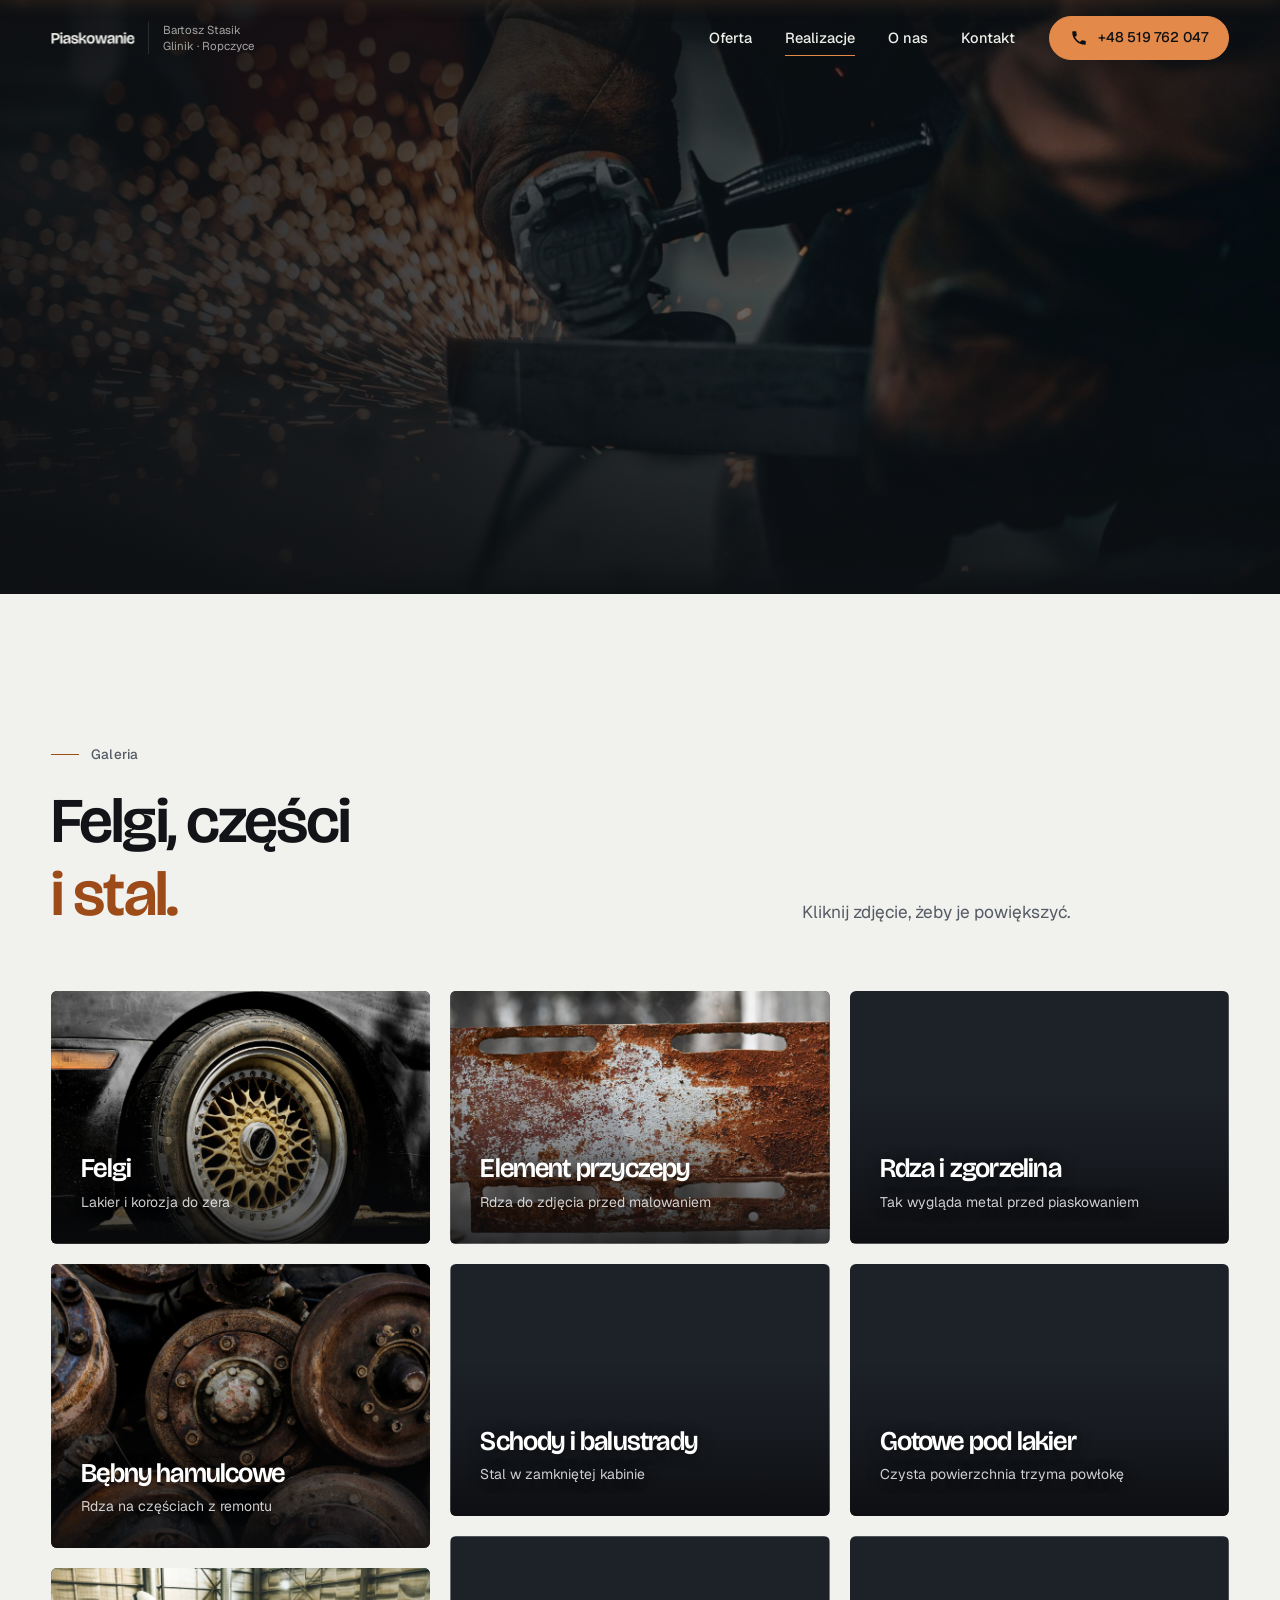
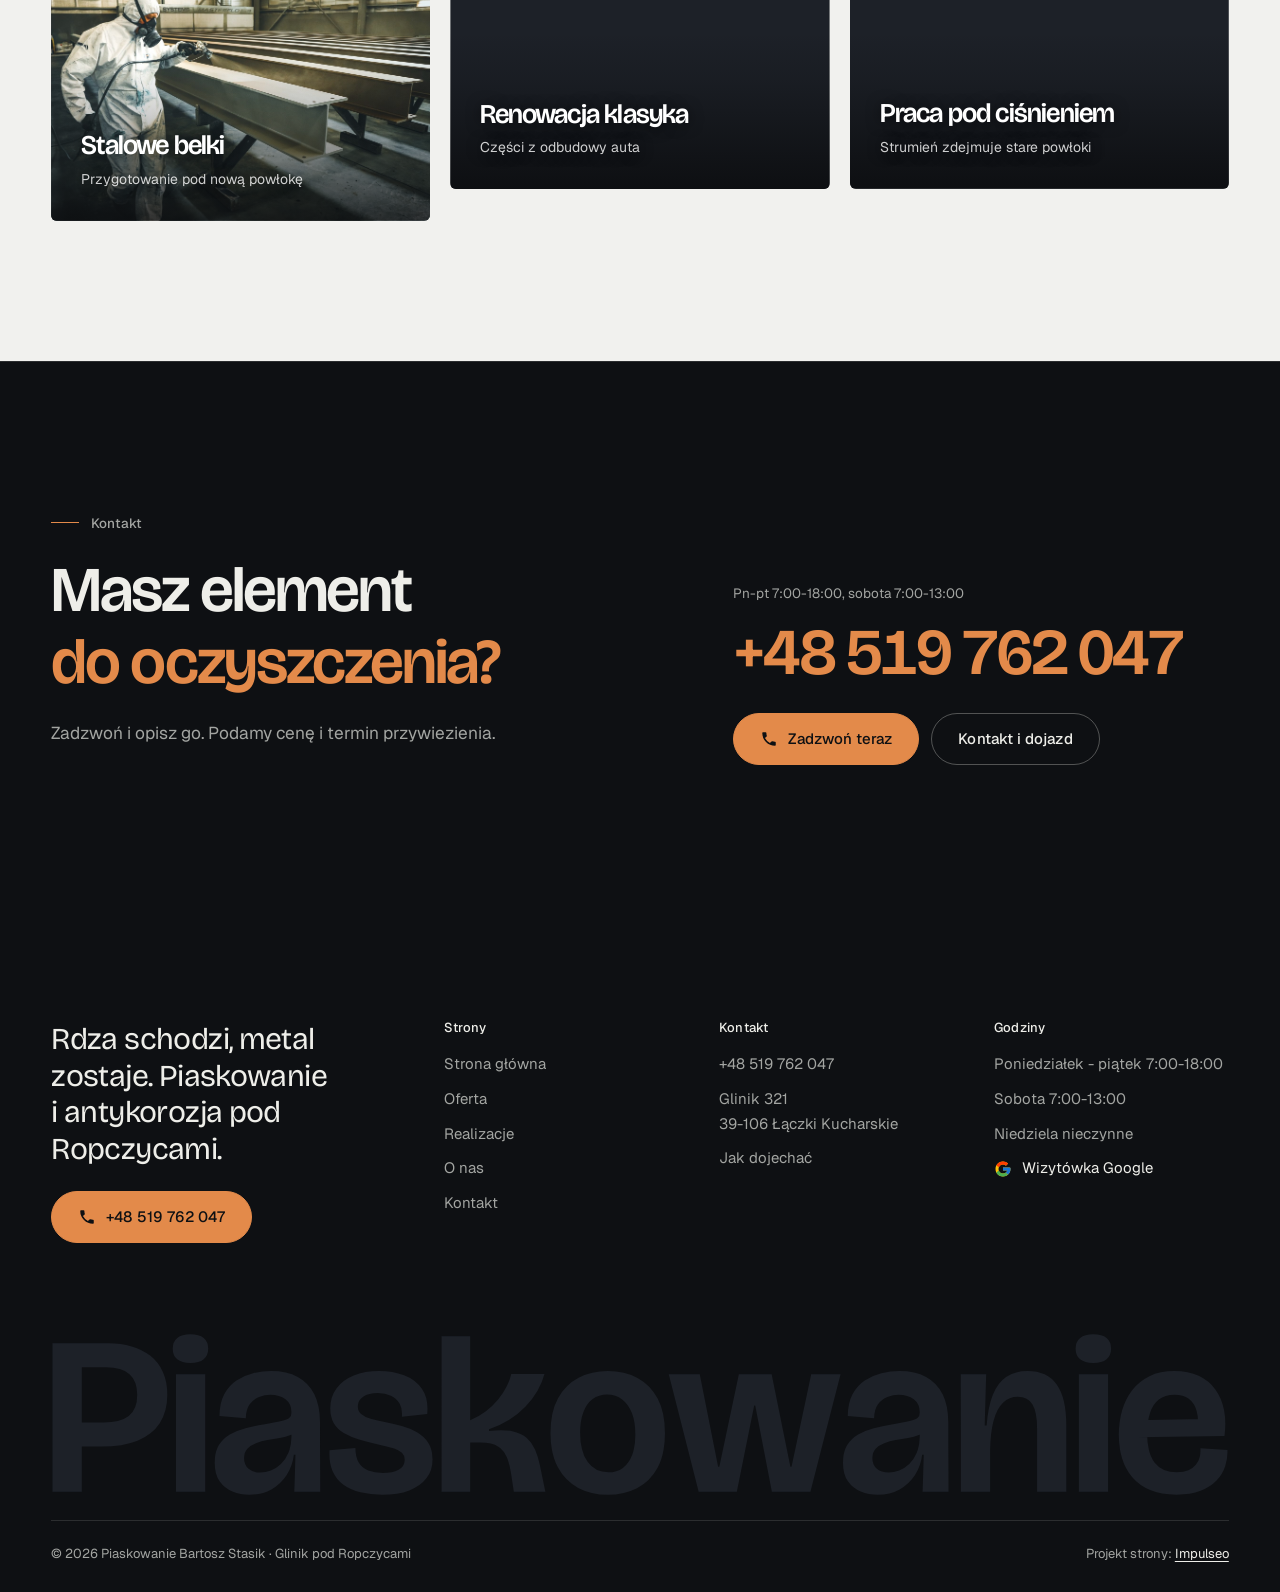
<file: realizacje.html>
<!DOCTYPE html>
<html lang="pl">
<head>
<meta charset="UTF-8">
<meta name="viewport" content="width=device-width, initial-scale=1.0">
<title>Realizacje - Piaskowanie Bartosz Stasik | felgi, części, stal</title>
<meta name="description" content="Galeria Piaskowanie Bartosz Stasik: felgi, części samochodowe, elementy stalowe i przyczep przed i po piaskowaniu.">
<link rel="canonical" href="https://impulseo-pl.github.io/piaskowanie/realizacje.html">
<meta name="robots" content="noindex, nofollow">
<meta name="theme-color" content="#0E1013">
<meta property="og:type" content="website">
<meta property="og:locale" content="pl_PL">
<meta property="og:site_name" content="Piaskowanie Bartosz Stasik">
<meta property="og:title" content="Realizacje - Piaskowanie Bartosz Stasik | felgi, części, stal">
<meta property="og:description" content="Galeria Piaskowanie Bartosz Stasik: felgi, części samochodowe, elementy stalowe i przyczep przed i po piaskowaniu.">
<meta property="og:url" content="https://impulseo-pl.github.io/piaskowanie/realizacje.html">
<meta property="og:image" content="https://impulseo-pl.github.io/piaskowanie/img/og.jpg">
<meta property="og:image:width" content="1200">
<meta property="og:image:height" content="630">
<meta name="twitter:card" content="summary_large_image">
<script>(function(){var d=document.documentElement;d.classList.add('js');try{if(!window.matchMedia('(prefers-reduced-motion: reduce)').matches)d.classList.add('anim');}catch(e){}setTimeout(function(){if(!d.classList.contains('anim-ok'))d.classList.remove('anim');},3500);})();</script>
<script>(function(){try{var d=document.documentElement,q=/[?&]intro/.test(location.search);if(!q&&window.matchMedia&&matchMedia('(prefers-reduced-motion: reduce)').matches)return;if(!q&&sessionStorage.getItem('piask_intro'))return;sessionStorage.setItem('piask_intro','1');d.classList.add('intro-on');setTimeout(function(){d.classList.remove('intro-on','intro-gra','intro-out');d.classList.add('hero-go')},4600);}catch(e){}})();</script>
<link rel="preload" as="image" href="img/g3.jpg" fetchpriority="high">
<link rel="preconnect" href="https://fonts.googleapis.com">
<link rel="preconnect" href="https://fonts.gstatic.com" crossorigin>
<link href="https://fonts.googleapis.com/css2?family=Bricolage+Grotesque:opsz,wght@12..96,400..700&family=Geist:wght@400..600&display=swap" rel="stylesheet">
<link rel="stylesheet" href="assets/styles.css?v=20261110">
<script src="assets/lenis.min.js?v=1.1.20" defer></script>
<script src="assets/main.js?v=20261110" defer></script>
</head>
<body>
<a class="skip" href="#tresc">Przejdź do treści</a>
<header class="site-head">
<div class="intro" aria-hidden="true"><span class="intro-line"><i></i></span><span class="intro-meta">piaskowanie · antykorozja · Ropczyce</span></div><div class="head-in">
  <a class="brand" href="index.html" aria-label="Piaskowanie Bartosz Stasik - strona główna">
    <span class="znak"><svg class="wm" viewBox="39 -706 5240 726" role="img" aria-label="Piaskowanie"><path pathLength="1" style="--i:0" d="M134.3 -200.8V-307.7H273.5Q347.4 -307.7 384.9 -336.6Q422.4 -365.4 422.4 -430.8Q422.4 -492.6 388 -522.8Q353.6 -553.1 283.5 -553.1H134.3V-660H293.4Q349.8 -660 397.8 -646.4Q445.7 -632.7 481.3 -604.3Q516.9 -575.9 536.7 -532.9Q556.4 -490 556.4 -430.7Q556.4 -355.9 522.7 -304.5Q489 -253.2 423.7 -227Q358.3 -200.8 261.3 -200.8ZM45.4 0V-660H175.9V0Z"/><path pathLength="1" style="--i:1" d="M594.8 0V-522.6H725V0ZM659.2 -572.6Q620.7 -572.6 600.5 -589.1Q580.4 -605.6 580.4 -636.4Q580.4 -668 600.7 -684.2Q621 -700.4 659.1 -700.4Q698.1 -700.4 718.3 -683.9Q738.4 -667.3 738.4 -636Q738.4 -606 718.2 -589.3Q698 -572.6 659.2 -572.6Z"/><path pathLength="1" style="--i:2" d="M921.9 13.7Q881.6 13.7 846.3 -0.6Q811.1 -14.9 789.1 -46.2Q767.2 -77.6 767.2 -129.1Q767.2 -176.3 785.3 -206.1Q803.4 -235.8 834.6 -254.2Q865.9 -272.5 904.5 -282.3Q943.1 -292.1 983.4 -299.1Q1037.5 -308.8 1064.1 -314.7Q1090.7 -320.5 1099.7 -329Q1108.8 -337.4 1108.8 -352.6Q1108.8 -390.6 1082.3 -410.7Q1055.9 -430.8 1014.9 -430.8Q989.6 -430.8 964.6 -421.3Q939.6 -411.8 923.1 -389Q906.5 -366.3 905.7 -326.2L788.4 -337.1Q789.1 -395 809.6 -433.6Q830.2 -472.3 864.1 -494.8Q898.1 -517.2 938.3 -526.9Q978.5 -536.6 1018.5 -536.6Q1088.5 -536.6 1137 -510.4Q1185.4 -484.2 1210.7 -433.3Q1235.9 -382.5 1235.9 -307.7V-211.9Q1236.2 -176.8 1236.4 -141.2Q1236.5 -105.6 1236.7 -70.3Q1236.8 -35.1 1236.8 0H1121.4Q1122.9 -40.2 1124.1 -80Q1125.3 -119.9 1126.5 -163.9H1119.6Q1114.1 -114.7 1087.8 -74.3Q1061.6 -34 1019.3 -10.1Q977.1 13.7 921.9 13.7ZM970 -85.1Q993.3 -85.1 1017.5 -94.5Q1041.6 -103.8 1062.1 -123.3Q1082.6 -142.8 1095.4 -173.4Q1108.2 -203.9 1108.8 -245.6L1109.1 -269L1135.8 -274.4Q1126.3 -260.2 1104.9 -252Q1083.6 -243.9 1056.6 -239.2Q1029.5 -234.6 1002 -229.6Q974.4 -224.7 950.8 -215.7Q927.2 -206.7 912.6 -191.2Q898 -175.7 898 -148.6Q898 -118.7 917.9 -101.9Q937.7 -85.1 970 -85.1Z"/><path pathLength="1" style="--i:3" d="M1511.1 13.7Q1459.9 13.7 1416.1 3.2Q1372.2 -7.3 1340.2 -30.3Q1308.2 -53.3 1291.6 -91.5Q1275 -129.7 1278.3 -184.1L1393.5 -194.6Q1393.4 -154.4 1408.2 -129.6Q1423 -104.8 1450.4 -93.8Q1477.7 -82.7 1515.2 -82.7Q1558.8 -82.7 1585.8 -97.4Q1612.8 -112.1 1612.8 -141.6Q1612.8 -161.5 1600.4 -173.1Q1588.1 -184.8 1562.1 -192.9Q1536.1 -201 1495.1 -210.1Q1448.9 -221 1409.7 -232.5Q1370.5 -244 1341.6 -261.1Q1312.8 -278.2 1297.2 -304.5Q1281.6 -330.9 1281.6 -370.8Q1281.6 -422.5 1309.1 -459.5Q1336.7 -496.5 1385.9 -516.6Q1435 -536.6 1500 -536.6Q1559.2 -536.6 1610 -517.6Q1660.7 -498.6 1690 -456.5Q1719.3 -414.4 1713.1 -345.8L1600.3 -333.7Q1603.3 -368.7 1589.9 -392Q1576.5 -415.4 1551.6 -427.1Q1526.7 -438.8 1492.8 -438.8Q1451.6 -438.8 1427.9 -422.7Q1404.1 -406.6 1404.1 -380.4Q1404.1 -358.8 1418.8 -345.8Q1433.4 -332.7 1461.4 -324.9Q1489.3 -317.1 1528.9 -308.7Q1563.5 -302 1599.9 -292.1Q1636.3 -282.1 1667.3 -264.7Q1698.2 -247.2 1717.5 -218.1Q1736.7 -189 1736.7 -143.6Q1736.7 -95.8 1710.2 -60.3Q1683.6 -24.8 1633.4 -5.6Q1583.2 13.7 1511.1 13.7Z"/><path pathLength="1" style="--i:4" d="M1776.8 0V-691H1904.2V-317.6Q1943 -333.5 1974.1 -357.4Q2005.2 -381.3 2028.5 -409.8Q2051.8 -438.2 2066.3 -467.5Q2080.9 -496.8 2087 -523.2H2234.9Q2225.1 -485.9 2203.9 -449Q2182.6 -412.1 2150.8 -379Q2119 -345.9 2077.9 -319.8Q2036.7 -293.6 1987.8 -277.8V-269.8Q2050.7 -277.7 2091.4 -268.7Q2132.1 -259.7 2156.2 -238.3Q2180.2 -216.9 2193.3 -186.2Q2206.4 -155.5 2214 -119.3L2238.8 0H2098.3L2085.5 -84.4Q2079.4 -122.4 2067.9 -152.3Q2056.4 -182.3 2029.5 -200.1Q2002.6 -217.9 1950 -218.2L1904.2 -218.5V0Z"/><path pathLength="1" style="--i:5" d="M2516.4 13.7Q2442.8 13.7 2385 -16.6Q2327.2 -47 2294.3 -108.1Q2261.5 -169.1 2261.5 -260.9Q2261.5 -354.9 2295.2 -415.8Q2329 -476.7 2386.7 -506.7Q2444.4 -536.6 2516.7 -536.6Q2591.4 -536.6 2648.7 -506Q2706 -475.3 2738.5 -414.1Q2771 -352.9 2771 -260.4Q2771 -166.1 2737.6 -105.4Q2704.1 -44.6 2646.4 -15.4Q2588.7 13.7 2516.4 13.7ZM2518.9 -85.8Q2557.1 -85.8 2583.8 -105.4Q2610.5 -125 2624.8 -162.8Q2639.1 -200.5 2639.1 -253.5Q2639.1 -310 2623.9 -349.5Q2608.8 -389.1 2580.7 -410.6Q2552.7 -432.2 2513.5 -432.2Q2476 -432.2 2449.2 -412Q2422.3 -391.8 2407.9 -353.6Q2393.4 -315.4 2393.4 -262.3Q2393.4 -179.4 2426.7 -132.6Q2459.9 -85.8 2518.9 -85.8Z"/><path pathLength="1" style="--i:6" d="M2920.9 0 2787.8 -522.6H2925.9L3007.6 -110.8H3012.9L3099.8 -522.6H3245.8L3329.2 -110.8H3334.2L3421.8 -522.6H3552.5L3418.4 0H3246.7L3172.6 -383.3H3168.2L3090.9 0Z"/><path pathLength="1" style="--i:7" d="M3717.9 13.7Q3677.6 13.7 3642.3 -0.6Q3607.1 -14.9 3585.1 -46.2Q3563.2 -77.6 3563.2 -129.1Q3563.2 -176.3 3581.3 -206.1Q3599.4 -235.8 3630.6 -254.2Q3661.9 -272.5 3700.5 -282.3Q3739.1 -292.1 3779.4 -299.1Q3833.5 -308.8 3860.1 -314.7Q3886.7 -320.5 3895.7 -329Q3904.8 -337.4 3904.8 -352.6Q3904.8 -390.6 3878.3 -410.7Q3851.9 -430.8 3810.9 -430.8Q3785.6 -430.8 3760.6 -421.3Q3735.6 -411.8 3719.1 -389Q3702.5 -366.3 3701.7 -326.2L3584.4 -337.1Q3585.1 -395 3605.6 -433.6Q3626.2 -472.3 3660.1 -494.8Q3694.1 -517.2 3734.3 -526.9Q3774.5 -536.6 3814.5 -536.6Q3884.5 -536.6 3933 -510.4Q3981.4 -484.2 4006.7 -433.3Q4031.9 -382.5 4031.9 -307.7V-211.9Q4032.2 -176.8 4032.4 -141.2Q4032.5 -105.6 4032.7 -70.3Q4032.8 -35.1 4032.8 0H3917.4Q3918.9 -40.2 3920.1 -80Q3921.3 -119.9 3922.5 -163.9H3915.6Q3910.1 -114.7 3883.8 -74.3Q3857.6 -34 3815.3 -10.1Q3773.1 13.7 3717.9 13.7ZM3766 -85.1Q3789.3 -85.1 3813.5 -94.5Q3837.6 -103.8 3858.1 -123.3Q3878.6 -142.8 3891.4 -173.4Q3904.2 -203.9 3904.8 -245.6L3905.1 -269L3931.8 -274.4Q3922.3 -260.2 3900.9 -252Q3879.6 -243.9 3852.6 -239.2Q3825.5 -234.6 3798 -229.6Q3770.4 -224.7 3746.8 -215.7Q3723.2 -206.7 3708.6 -191.2Q3694 -175.7 3694 -148.6Q3694 -118.7 3713.9 -101.9Q3733.7 -85.1 3766 -85.1Z"/><path pathLength="1" style="--i:8" d="M4087.8 0V-274.7L4087.2 -522.6H4200.5L4193.9 -294.4H4202.5Q4208.5 -376.6 4229.6 -430.1Q4250.6 -483.6 4289 -510.1Q4327.3 -536.6 4384.6 -536.6Q4471.5 -536.6 4514.3 -476.9Q4557 -417.2 4557 -296.1V0H4426.8V-283.2Q4426.8 -354 4406.5 -388Q4386.3 -422.1 4341 -422.1Q4302.9 -422.1 4275.3 -395.8Q4247.6 -369.6 4232.8 -313.7Q4218 -257.9 4218 -167.8V0Z"/><path pathLength="1" style="--i:9" d="M4612.8 0V-522.6H4743V0ZM4677.2 -572.6Q4638.7 -572.6 4618.5 -589.1Q4598.4 -605.6 4598.4 -636.4Q4598.4 -668 4618.7 -684.2Q4639 -700.4 4677.1 -700.4Q4716.1 -700.4 4736.3 -683.9Q4756.4 -667.3 4756.4 -636Q4756.4 -606 4736.2 -589.3Q4716 -572.6 4677.2 -572.6Z"/><path pathLength="1" style="--i:10" d="M5047.4 13.7Q4978.7 13.7 4930.1 -6.8Q4881.6 -27.2 4850.6 -63.7Q4819.6 -100.1 4805 -148.4Q4790.5 -196.7 4790.5 -252.7Q4790.5 -309.7 4805.1 -361Q4819.8 -412.2 4850 -451.7Q4880.2 -491.1 4927 -513.9Q4973.9 -536.6 5038.3 -536.6Q5100.3 -536.6 5146 -515.2Q5191.6 -493.8 5220.2 -454.9Q5248.7 -416.1 5259 -363.5Q5269.3 -310.9 5261 -248.1L4871.4 -241.8V-318.1L5162.8 -323.4L5142.4 -279.3Q5146.6 -326.8 5136.4 -360.7Q5126.2 -394.6 5102.1 -412.9Q5078.1 -431.2 5038.3 -431.2Q4995.9 -431.2 4968.8 -409.6Q4941.7 -388.1 4929.3 -349.2Q4916.8 -310.4 4916.8 -258.6Q4916.8 -171.9 4950.3 -129.1Q4983.7 -86.2 5049.3 -86.2Q5080.2 -86.2 5100.7 -95.1Q5121.2 -103.9 5133.4 -119.2Q5145.7 -134.4 5150.4 -153.6Q5155.2 -172.8 5153.9 -193.2L5274 -185.8Q5275.8 -148.6 5264.2 -113.2Q5252.6 -77.7 5225.6 -49.2Q5198.5 -20.7 5154.4 -3.5Q5110.3 13.7 5047.4 13.7Z"/></svg></span>
    <span class="brand-sub">Bartosz Stasik<br>Glinik · Ropczyce</span>
  </a>
  <nav class="nav-links" aria-label="Menu główne">
    <a class="nl" href="oferta.html">Oferta</a><a class="nl" href="realizacje.html" aria-current="page">Realizacje</a><a class="nl" href="o-nas.html">O&nbsp;nas</a><a class="nl" href="kontakt.html">Kontakt</a>
    <a class="btn btn-copper nav-cta" href="tel:+48519762047"><svg class="ico" width="16" height="16" viewBox="0 0 24 24" fill="none" aria-hidden="true"><path d="M6.6 10.8a15.5 15.5 0 0 0 6.6 6.6l2.2-2.2a1 1 0 0 1 1-.24 11.4 11.4 0 0 0 3.6.58 1 1 0 0 1 1 1V20a1 1 0 0 1-1 1A17 17 0 0 1 3 4a1 1 0 0 1 1-1h3.5a1 1 0 0 1 1 1c0 1.25.2 2.46.58 3.6a1 1 0 0 1-.25 1l-2.23 2.2Z" fill="currentColor"/></svg>+48 519 762 047</a>
  </nav>
  <button class="burger" type="button" aria-label="Otwórz menu" aria-expanded="false" aria-controls="mnav"><span></span><span></span></button>
</div>
</header>
<script>(function(){var d=document.documentElement;if(!d.classList.contains('intro-on'))return;
var wyszlo=false,koniec=false,t0=Date.now();
function heroGotowe(){var im=document.querySelector('.hero-media img, .pagehead-media img');return !!(im&&im.complete&&im.naturalWidth>0);}
function sprzataj(){if(koniec)return;koniec=true;d.classList.add('hero-go');d.classList.remove('intro-on','intro-gra','intro-out');
['--i-w','--i-h','--i-px','--i-py','--i-zmniejsz','--i-baza-w','--i-baza-h'].forEach(function(k){d.style.removeProperty(k);});
try{document.dispatchEvent(new Event('wejscie:koniec'));}catch(e){}}
function wyjdz(){if(wyszlo||koniec)return;wyszlo=true;d.classList.add('intro-out');setTimeout(function(){d.classList.add('hero-go');},240);setTimeout(sprzataj,880);}
function moze(){if(wyszlo||koniec)return;var t=Date.now()-t0;if(t>=1500&&(heroGotowe()||t>=1900))wyjdz();else setTimeout(moze,60);}
try{var znak=document.querySelector('.brand .znak'),wm=znak&&znak.querySelector('.wm');if(!wm){sprzataj();return;}
znak.classList.add('mierze');var r=wm.getBoundingClientRect();znak.classList.remove('mierze');
if(!r.width||!r.height){sprzataj();return;}
var W=window.innerWidth,H=window.innerHeight,cel=W<680?Math.min(W*0.84,360):Math.min(W*0.5,720);cel=Math.max(r.width,cel);
var u=function(k,v){d.style.setProperty(k,v);};
u('--i-w',Math.round(cel)+'px');u('--i-h',Math.round(cel*r.height/r.width)+'px');u('--i-zmniejsz',(r.width/cel).toFixed(4));
u('--i-px',Math.round(r.left+r.width/2-W/2)+'px');u('--i-py',Math.round(r.top+r.height/2-H/2)+'px');
u('--i-baza-w',Math.round(r.width)+'px');u('--i-baza-h',Math.round(r.height)+'px');
requestAnimationFrame(function(){requestAnimationFrame(function(){d.classList.add('intro-gra');t0=Date.now();moze();});});
['wheel','touchstart','keydown','pointerdown'].forEach(function(ev){window.addEventListener(ev,function(){sprzataj();},{once:true,passive:true});});
setTimeout(sprzataj,4100);
}catch(e){sprzataj();}})();</script>
<div class="mnav" id="mnav">
  <div class="mnav-in">
    <a class="ml" href="index.html">Strona główna</a><a class="ml" href="oferta.html">Oferta</a><a class="ml" href="realizacje.html" aria-current="page">Realizacje</a><a class="ml" href="o-nas.html">O&nbsp;nas</a><a class="ml" href="kontakt.html">Kontakt</a>
    <div class="mnav-foot">
      <span>Pn-pt 7:00-18:00, sobota 7:00-13:00</span>
      <a class="btn btn-copper" href="tel:+48519762047"><svg class="ico" width="16" height="16" viewBox="0 0 24 24" fill="none" aria-hidden="true"><path d="M6.6 10.8a15.5 15.5 0 0 0 6.6 6.6l2.2-2.2a1 1 0 0 1 1-.24 11.4 11.4 0 0 0 3.6.58 1 1 0 0 1 1 1V20a1 1 0 0 1-1 1A17 17 0 0 1 3 4a1 1 0 0 1 1-1h3.5a1 1 0 0 1 1 1c0 1.25.2 2.46.58 3.6a1 1 0 0 1-.25 1l-2.23 2.2Z" fill="currentColor"/></svg>+48 519 762 047</a>
    </div>
  </div>
</div>
<main id="tresc">

<section class="pagehead">
  <div class="pagehead-media"><img src="img/g3.jpg" alt="Iskry przy obróbce stali w warsztacie" width="1600" height="1066" decoding="async" fetchpriority="high"></div>
  <div class="ph-in">
    <p class="crumb up" style="--d:0"><a href="index.html">Strona główna</a><span class="sl" aria-hidden="true"></span>Realizacje</p>
    <h1><span class="ln"><span class="ln-i" style="--k:0">Piaskowanie</span></span><span class="ln"><span class="ln-i" style="--k:1"><em>w&nbsp;praktyce.</em></span></span></h1>
    <p class="ph-lead up" style="--d:300">Z&nbsp;czym przyjeżdżają klienci i&nbsp;jak wygląda praca przy metalu.</p>
  </div>
</section>

<section class="sec">
  <div class="wrap">
    <div class="sec-head">
      <div>
        <p class="eyebrow rv">Galeria</p>
        <h2 class="h2 rv rv-h"><span class="ln"><span class="ln-i" style="--k:0">Felgi, części</span></span><span class="ln"><span class="ln-i" style="--k:1"><em>i&nbsp;stal.</em></span></span></h2>
      </div>
      <div class="side rv" style="--d:120">
        <p class="lead">Kliknij zdjęcie, żeby je powiększyć.</p>
      </div>
    </div>
    <div class="masonry">
      <a class="tile rv-img rv" style="--d:0" href="img/g2.jpg" data-lb="Felgi - Lakier i&nbsp;korozja do zera">
        <img src="img/g2.jpg" alt="Felga samochodowa ze szprychami" width="1600" height="1066" decoding="async">
        <span class="tile-cap"><h3>Felgi</h3><span>Lakier i&nbsp;korozja do zera</span></span>
      </a><a class="tile rv-img rv" style="--d:110" href="img/g6.jpg" data-lb="Bębny hamulcowe - Rdza na częściach z&nbsp;remontu">
        <img src="img/g6.jpg" alt="Zardzewiałe bębny hamulcowe" width="1600" height="1066" decoding="async">
        <span class="tile-cap"><h3>Bębny hamulcowe</h3><span>Rdza na częściach z&nbsp;remontu</span></span>
      </a><a class="tile rv-img rv" style="--d:220" href="img/about.jpg" data-lb="Stalowe belki - Przygotowanie pod nową powłokę">
        <img src="img/about.jpg" alt="Pracownik w kombinezonie ochronnym przy stalowych belkach" width="1600" height="1066" decoding="async">
        <span class="tile-cap"><h3>Stalowe belki</h3><span>Przygotowanie pod nową powłokę</span></span>
      </a><a class="tile rv-img rv" style="--d:0" href="img/g4.jpg" data-lb="Element przyczepy - Rdza do zdjęcia przed malowaniem">
        <img src="img/g4.jpg" alt="Zardzewiały element stalowy z otworami" width="1600" height="1066" decoding="async">
        <span class="tile-cap"><h3>Element przyczepy</h3><span>Rdza do zdjęcia przed malowaniem</span></span>
      </a><a class="tile rv-img rv" style="--d:110" href="img/hero.jpg" data-lb="Schody i&nbsp;balustrady - Stal w&nbsp;zamkniętej kabinie">
        <img src="img/hero.jpg" alt="Pracownik w kabinie przy stalowych schodach spiralnych" width="1600" height="1066" decoding="async">
        <span class="tile-cap"><h3>Schody i&nbsp;balustrady</h3><span>Stal w&nbsp;zamkniętej kabinie</span></span>
      </a><a class="tile rv-img rv" style="--d:220" href="img/g10.jpg" data-lb="Renowacja klasyka - Części z&nbsp;odbudowy auta">
        <img src="img/g10.jpg" alt="Klasyczny samochód w garażu z otwartą maską" width="1600" height="1066" decoding="async">
        <span class="tile-cap"><h3>Renowacja klasyka</h3><span>Części z&nbsp;odbudowy auta</span></span>
      </a><a class="tile rv-img rv" style="--d:0" href="img/g1.jpg" data-lb="Rdza i&nbsp;zgorzelina - Tak wygląda metal przed piaskowaniem">
        <img src="img/g1.jpg" alt="Zardzewiała stal z otworem i wiórami" width="1600" height="1066" loading="lazy" decoding="async">
        <span class="tile-cap"><h3>Rdza i&nbsp;zgorzelina</h3><span>Tak wygląda metal przed piaskowaniem</span></span>
      </a><a class="tile rv-img rv" style="--d:110" href="img/g5.jpg" data-lb="Gotowe pod lakier - Czysta powierzchnia trzyma powłokę">
        <img src="img/g5.jpg" alt="Malowanie elementów karoserii pistoletem lakierniczym" width="1600" height="1066" loading="lazy" decoding="async">
        <span class="tile-cap"><h3>Gotowe pod lakier</h3><span>Czysta powierzchnia trzyma powłokę</span></span>
      </a><a class="tile rv-img rv" style="--d:220" href="img/g9.jpg" data-lb="Praca pod ciśnieniem - Strumień zdejmuje stare powłoki">
        <img src="img/g9.jpg" alt="Pracownik w odzieży ochronnej z wężem pod ciśnieniem" width="1600" height="1066" loading="lazy" decoding="async">
        <span class="tile-cap"><h3>Praca pod ciśnieniem</h3><span>Strumień zdejmuje stare powłoki</span></span>
      </a>
    </div>
  </div>
</section>
<section class="cta-band dark">
  <div class="wrap cta-grid">
    <div>
      <p class="eyebrow rv">Kontakt</p>
      <h2 class="h2 rv rv-h"><span class="ln"><span class="ln-i" style="--k:0">Masz element</span></span><span class="ln"><span class="ln-i" style="--k:1"><em>do oczyszczenia?</em></span></span></h2>
      <p class="lead rv" style="--d:120">Zadzwoń i&nbsp;opisz go. Podamy cenę i&nbsp;termin przywiezienia.</p>
    </div>
    <div class="cta-side rv" style="--d:180">
      <span class="lbl">Pn-pt 7:00-18:00, sobota 7:00-13:00</span>
      <a class="cta-phone" href="tel:+48519762047">+48 519 762 047</a>
      <div class="cta-row">
        <a class="btn btn-copper" href="tel:+48519762047"><svg class="ico" width="16" height="16" viewBox="0 0 24 24" fill="none" aria-hidden="true"><path d="M6.6 10.8a15.5 15.5 0 0 0 6.6 6.6l2.2-2.2a1 1 0 0 1 1-.24 11.4 11.4 0 0 0 3.6.58 1 1 0 0 1 1 1V20a1 1 0 0 1-1 1A17 17 0 0 1 3 4a1 1 0 0 1 1-1h3.5a1 1 0 0 1 1 1c0 1.25.2 2.46.58 3.6a1 1 0 0 1-.25 1l-2.23 2.2Z" fill="currentColor"/></svg>Zadzwoń teraz</a>
        <a class="btn btn-ghost" href="kontakt.html">Kontakt i&nbsp;dojazd</a>
      </div>
    </div>
  </div>
</section>
</main>
<footer class="site-foot">
  <div class="wrap">
    <div class="foot-top">
      <div>
        <p class="foot-claim">Rdza schodzi, metal zostaje. Piaskowanie i&nbsp;antykorozja pod Ropczycami.</p>
        <a class="btn btn-copper" href="tel:+48519762047"><svg class="ico" width="16" height="16" viewBox="0 0 24 24" fill="none" aria-hidden="true"><path d="M6.6 10.8a15.5 15.5 0 0 0 6.6 6.6l2.2-2.2a1 1 0 0 1 1-.24 11.4 11.4 0 0 0 3.6.58 1 1 0 0 1 1 1V20a1 1 0 0 1-1 1A17 17 0 0 1 3 4a1 1 0 0 1 1-1h3.5a1 1 0 0 1 1 1c0 1.25.2 2.46.58 3.6a1 1 0 0 1-.25 1l-2.23 2.2Z" fill="currentColor"/></svg>+48 519 762 047</a>
      </div>
      <div>
        <h4>Strony</h4>
        <ul><li><a href="index.html">Strona główna</a></li><li><a href="oferta.html">Oferta</a></li><li><a href="realizacje.html">Realizacje</a></li><li><a href="o-nas.html">O&nbsp;nas</a></li><li><a href="kontakt.html">Kontakt</a></li></ul>
      </div>
      <div>
        <h4>Kontakt</h4>
        <ul>
          <li><a href="tel:+48519762047">+48 519 762 047</a></li>
          <li>Glinik 321<br>39-106 Łączki Kucharskie</li>
          <li><a href="https://maps.google.com/?cid=4983853224863463767" target="_blank" rel="noopener">Jak dojechać</a></li>
        </ul>
      </div>
      <div>
        <h4>Godziny</h4>
        <ul>
          <li>Poniedziałek - piątek 7:00-18:00</li>
          <li>Sobota 7:00-13:00</li>
          <li>Niedziela nieczynne</li>
          <li><a class="soc" href="https://maps.google.com/?cid=4983853224863463767" target="_blank" rel="noopener" aria-label="Wizytówka Piaskowanie Bartosz Stasik w Google"><svg class="g-logo" viewBox="0 0 48 48" aria-hidden="true"><path fill="#FFC107" d="M43.6 20.5H42V20H24v8h11.3C33.7 32.7 29.2 36 24 36c-6.6 0-12-5.4-12-12s5.4-12 12-12c3.1 0 5.8 1.2 7.9 3.1l5.7-5.7C34 6.1 29.3 4 24 4 12.9 4 4 12.9 4 24s8.9 20 20 20 20-8.9 20-20c0-1.3-.1-2.4-.4-3.5z"/><path fill="#FF3D00" d="m6.3 14.7 6.6 4.8C14.7 15.1 19 12 24 12c3.1 0 5.8 1.2 7.9 3.1l5.7-5.7C34 6.1 29.3 4 24 4 16.3 4 9.7 8.3 6.3 14.7z"/><path fill="#4CAF50" d="M24 44c5.2 0 9.9-2 13.4-5.2l-6.2-5.2A11.9 11.9 0 0 1 24 36c-5.2 0-9.6-3.3-11.3-7.9l-6.5 5C9.5 39.6 16.2 44 24 44z"/><path fill="#1976D2" d="M43.6 20.5H42V20H24v8h11.3a12 12 0 0 1-4.1 5.6l6.2 5.2C37 39.2 44 34 44 24c0-1.3-.1-2.4-.4-3.5z"/></svg>Wizytówka Google</a></li>
        </ul>
      </div>
    </div>
    <div class="foot-mark" aria-hidden="true"><svg class="wm-foot" viewBox="39 -706 5240 726" aria-hidden="true" focusable="false"><path style="--i:0" d="M134.3 -200.8V-307.7H273.5Q347.4 -307.7 384.9 -336.6Q422.4 -365.4 422.4 -430.8Q422.4 -492.6 388 -522.8Q353.6 -553.1 283.5 -553.1H134.3V-660H293.4Q349.8 -660 397.8 -646.4Q445.7 -632.7 481.3 -604.3Q516.9 -575.9 536.7 -532.9Q556.4 -490 556.4 -430.7Q556.4 -355.9 522.7 -304.5Q489 -253.2 423.7 -227Q358.3 -200.8 261.3 -200.8ZM45.4 0V-660H175.9V0Z"/><path style="--i:1" d="M594.8 0V-522.6H725V0ZM659.2 -572.6Q620.7 -572.6 600.5 -589.1Q580.4 -605.6 580.4 -636.4Q580.4 -668 600.7 -684.2Q621 -700.4 659.1 -700.4Q698.1 -700.4 718.3 -683.9Q738.4 -667.3 738.4 -636Q738.4 -606 718.2 -589.3Q698 -572.6 659.2 -572.6Z"/><path style="--i:2" d="M921.9 13.7Q881.6 13.7 846.3 -0.6Q811.1 -14.9 789.1 -46.2Q767.2 -77.6 767.2 -129.1Q767.2 -176.3 785.3 -206.1Q803.4 -235.8 834.6 -254.2Q865.9 -272.5 904.5 -282.3Q943.1 -292.1 983.4 -299.1Q1037.5 -308.8 1064.1 -314.7Q1090.7 -320.5 1099.7 -329Q1108.8 -337.4 1108.8 -352.6Q1108.8 -390.6 1082.3 -410.7Q1055.9 -430.8 1014.9 -430.8Q989.6 -430.8 964.6 -421.3Q939.6 -411.8 923.1 -389Q906.5 -366.3 905.7 -326.2L788.4 -337.1Q789.1 -395 809.6 -433.6Q830.2 -472.3 864.1 -494.8Q898.1 -517.2 938.3 -526.9Q978.5 -536.6 1018.5 -536.6Q1088.5 -536.6 1137 -510.4Q1185.4 -484.2 1210.7 -433.3Q1235.9 -382.5 1235.9 -307.7V-211.9Q1236.2 -176.8 1236.4 -141.2Q1236.5 -105.6 1236.7 -70.3Q1236.8 -35.1 1236.8 0H1121.4Q1122.9 -40.2 1124.1 -80Q1125.3 -119.9 1126.5 -163.9H1119.6Q1114.1 -114.7 1087.8 -74.3Q1061.6 -34 1019.3 -10.1Q977.1 13.7 921.9 13.7ZM970 -85.1Q993.3 -85.1 1017.5 -94.5Q1041.6 -103.8 1062.1 -123.3Q1082.6 -142.8 1095.4 -173.4Q1108.2 -203.9 1108.8 -245.6L1109.1 -269L1135.8 -274.4Q1126.3 -260.2 1104.9 -252Q1083.6 -243.9 1056.6 -239.2Q1029.5 -234.6 1002 -229.6Q974.4 -224.7 950.8 -215.7Q927.2 -206.7 912.6 -191.2Q898 -175.7 898 -148.6Q898 -118.7 917.9 -101.9Q937.7 -85.1 970 -85.1Z"/><path style="--i:3" d="M1511.1 13.7Q1459.9 13.7 1416.1 3.2Q1372.2 -7.3 1340.2 -30.3Q1308.2 -53.3 1291.6 -91.5Q1275 -129.7 1278.3 -184.1L1393.5 -194.6Q1393.4 -154.4 1408.2 -129.6Q1423 -104.8 1450.4 -93.8Q1477.7 -82.7 1515.2 -82.7Q1558.8 -82.7 1585.8 -97.4Q1612.8 -112.1 1612.8 -141.6Q1612.8 -161.5 1600.4 -173.1Q1588.1 -184.8 1562.1 -192.9Q1536.1 -201 1495.1 -210.1Q1448.9 -221 1409.7 -232.5Q1370.5 -244 1341.6 -261.1Q1312.8 -278.2 1297.2 -304.5Q1281.6 -330.9 1281.6 -370.8Q1281.6 -422.5 1309.1 -459.5Q1336.7 -496.5 1385.9 -516.6Q1435 -536.6 1500 -536.6Q1559.2 -536.6 1610 -517.6Q1660.7 -498.6 1690 -456.5Q1719.3 -414.4 1713.1 -345.8L1600.3 -333.7Q1603.3 -368.7 1589.9 -392Q1576.5 -415.4 1551.6 -427.1Q1526.7 -438.8 1492.8 -438.8Q1451.6 -438.8 1427.9 -422.7Q1404.1 -406.6 1404.1 -380.4Q1404.1 -358.8 1418.8 -345.8Q1433.4 -332.7 1461.4 -324.9Q1489.3 -317.1 1528.9 -308.7Q1563.5 -302 1599.9 -292.1Q1636.3 -282.1 1667.3 -264.7Q1698.2 -247.2 1717.5 -218.1Q1736.7 -189 1736.7 -143.6Q1736.7 -95.8 1710.2 -60.3Q1683.6 -24.8 1633.4 -5.6Q1583.2 13.7 1511.1 13.7Z"/><path style="--i:4" d="M1776.8 0V-691H1904.2V-317.6Q1943 -333.5 1974.1 -357.4Q2005.2 -381.3 2028.5 -409.8Q2051.8 -438.2 2066.3 -467.5Q2080.9 -496.8 2087 -523.2H2234.9Q2225.1 -485.9 2203.9 -449Q2182.6 -412.1 2150.8 -379Q2119 -345.9 2077.9 -319.8Q2036.7 -293.6 1987.8 -277.8V-269.8Q2050.7 -277.7 2091.4 -268.7Q2132.1 -259.7 2156.2 -238.3Q2180.2 -216.9 2193.3 -186.2Q2206.4 -155.5 2214 -119.3L2238.8 0H2098.3L2085.5 -84.4Q2079.4 -122.4 2067.9 -152.3Q2056.4 -182.3 2029.5 -200.1Q2002.6 -217.9 1950 -218.2L1904.2 -218.5V0Z"/><path style="--i:5" d="M2516.4 13.7Q2442.8 13.7 2385 -16.6Q2327.2 -47 2294.3 -108.1Q2261.5 -169.1 2261.5 -260.9Q2261.5 -354.9 2295.2 -415.8Q2329 -476.7 2386.7 -506.7Q2444.4 -536.6 2516.7 -536.6Q2591.4 -536.6 2648.7 -506Q2706 -475.3 2738.5 -414.1Q2771 -352.9 2771 -260.4Q2771 -166.1 2737.6 -105.4Q2704.1 -44.6 2646.4 -15.4Q2588.7 13.7 2516.4 13.7ZM2518.9 -85.8Q2557.1 -85.8 2583.8 -105.4Q2610.5 -125 2624.8 -162.8Q2639.1 -200.5 2639.1 -253.5Q2639.1 -310 2623.9 -349.5Q2608.8 -389.1 2580.7 -410.6Q2552.7 -432.2 2513.5 -432.2Q2476 -432.2 2449.2 -412Q2422.3 -391.8 2407.9 -353.6Q2393.4 -315.4 2393.4 -262.3Q2393.4 -179.4 2426.7 -132.6Q2459.9 -85.8 2518.9 -85.8Z"/><path style="--i:6" d="M2920.9 0 2787.8 -522.6H2925.9L3007.6 -110.8H3012.9L3099.8 -522.6H3245.8L3329.2 -110.8H3334.2L3421.8 -522.6H3552.5L3418.4 0H3246.7L3172.6 -383.3H3168.2L3090.9 0Z"/><path style="--i:7" d="M3717.9 13.7Q3677.6 13.7 3642.3 -0.6Q3607.1 -14.9 3585.1 -46.2Q3563.2 -77.6 3563.2 -129.1Q3563.2 -176.3 3581.3 -206.1Q3599.4 -235.8 3630.6 -254.2Q3661.9 -272.5 3700.5 -282.3Q3739.1 -292.1 3779.4 -299.1Q3833.5 -308.8 3860.1 -314.7Q3886.7 -320.5 3895.7 -329Q3904.8 -337.4 3904.8 -352.6Q3904.8 -390.6 3878.3 -410.7Q3851.9 -430.8 3810.9 -430.8Q3785.6 -430.8 3760.6 -421.3Q3735.6 -411.8 3719.1 -389Q3702.5 -366.3 3701.7 -326.2L3584.4 -337.1Q3585.1 -395 3605.6 -433.6Q3626.2 -472.3 3660.1 -494.8Q3694.1 -517.2 3734.3 -526.9Q3774.5 -536.6 3814.5 -536.6Q3884.5 -536.6 3933 -510.4Q3981.4 -484.2 4006.7 -433.3Q4031.9 -382.5 4031.9 -307.7V-211.9Q4032.2 -176.8 4032.4 -141.2Q4032.5 -105.6 4032.7 -70.3Q4032.8 -35.1 4032.8 0H3917.4Q3918.9 -40.2 3920.1 -80Q3921.3 -119.9 3922.5 -163.9H3915.6Q3910.1 -114.7 3883.8 -74.3Q3857.6 -34 3815.3 -10.1Q3773.1 13.7 3717.9 13.7ZM3766 -85.1Q3789.3 -85.1 3813.5 -94.5Q3837.6 -103.8 3858.1 -123.3Q3878.6 -142.8 3891.4 -173.4Q3904.2 -203.9 3904.8 -245.6L3905.1 -269L3931.8 -274.4Q3922.3 -260.2 3900.9 -252Q3879.6 -243.9 3852.6 -239.2Q3825.5 -234.6 3798 -229.6Q3770.4 -224.7 3746.8 -215.7Q3723.2 -206.7 3708.6 -191.2Q3694 -175.7 3694 -148.6Q3694 -118.7 3713.9 -101.9Q3733.7 -85.1 3766 -85.1Z"/><path style="--i:8" d="M4087.8 0V-274.7L4087.2 -522.6H4200.5L4193.9 -294.4H4202.5Q4208.5 -376.6 4229.6 -430.1Q4250.6 -483.6 4289 -510.1Q4327.3 -536.6 4384.6 -536.6Q4471.5 -536.6 4514.3 -476.9Q4557 -417.2 4557 -296.1V0H4426.8V-283.2Q4426.8 -354 4406.5 -388Q4386.3 -422.1 4341 -422.1Q4302.9 -422.1 4275.3 -395.8Q4247.6 -369.6 4232.8 -313.7Q4218 -257.9 4218 -167.8V0Z"/><path style="--i:9" d="M4612.8 0V-522.6H4743V0ZM4677.2 -572.6Q4638.7 -572.6 4618.5 -589.1Q4598.4 -605.6 4598.4 -636.4Q4598.4 -668 4618.7 -684.2Q4639 -700.4 4677.1 -700.4Q4716.1 -700.4 4736.3 -683.9Q4756.4 -667.3 4756.4 -636Q4756.4 -606 4736.2 -589.3Q4716 -572.6 4677.2 -572.6Z"/><path style="--i:10" d="M5047.4 13.7Q4978.7 13.7 4930.1 -6.8Q4881.6 -27.2 4850.6 -63.7Q4819.6 -100.1 4805 -148.4Q4790.5 -196.7 4790.5 -252.7Q4790.5 -309.7 4805.1 -361Q4819.8 -412.2 4850 -451.7Q4880.2 -491.1 4927 -513.9Q4973.9 -536.6 5038.3 -536.6Q5100.3 -536.6 5146 -515.2Q5191.6 -493.8 5220.2 -454.9Q5248.7 -416.1 5259 -363.5Q5269.3 -310.9 5261 -248.1L4871.4 -241.8V-318.1L5162.8 -323.4L5142.4 -279.3Q5146.6 -326.8 5136.4 -360.7Q5126.2 -394.6 5102.1 -412.9Q5078.1 -431.2 5038.3 -431.2Q4995.9 -431.2 4968.8 -409.6Q4941.7 -388.1 4929.3 -349.2Q4916.8 -310.4 4916.8 -258.6Q4916.8 -171.9 4950.3 -129.1Q4983.7 -86.2 5049.3 -86.2Q5080.2 -86.2 5100.7 -95.1Q5121.2 -103.9 5133.4 -119.2Q5145.7 -134.4 5150.4 -153.6Q5155.2 -172.8 5153.9 -193.2L5274 -185.8Q5275.8 -148.6 5264.2 -113.2Q5252.6 -77.7 5225.6 -49.2Q5198.5 -20.7 5154.4 -3.5Q5110.3 13.7 5047.4 13.7Z"/></svg></div>
    <div class="foot-bottom">
      <span>© 2026 Piaskowanie Bartosz Stasik · Glinik pod Ropczycami</span>
      <span>Projekt strony: <a class="foot-credit" href="https://impulseo.pl" target="_blank" rel="noopener">Impulseo</a></span>
    </div>
  </div>
</footer>
<div class="sticky-call">
  <a class="btn btn-copper" href="tel:+48519762047"><svg class="ico" width="16" height="16" viewBox="0 0 24 24" fill="none" aria-hidden="true"><path d="M6.6 10.8a15.5 15.5 0 0 0 6.6 6.6l2.2-2.2a1 1 0 0 1 1-.24 11.4 11.4 0 0 0 3.6.58 1 1 0 0 1 1 1V20a1 1 0 0 1-1 1A17 17 0 0 1 3 4a1 1 0 0 1 1-1h3.5a1 1 0 0 1 1 1c0 1.25.2 2.46.58 3.6a1 1 0 0 1-.25 1l-2.23 2.2Z" fill="currentColor"/></svg>Zadzwoń</a>
  <a class="btn btn-ghost" href="kontakt.html">Kontakt i&nbsp;dojazd</a>
</div>
</body>
</html>
</file>
<file: assets/styles.css>
/* Piaskowanie Bartosz Stasik - piaskowanie i antykorozja. Projekt strony: Impulseo, 11.2026 (układ jak ElMac).
   Paleta: grafit + miedź (kolor nagrzanej stali). Krój: Bricolage Grotesque + Geist. */
:root{
  --ink:#0E1013;--ink-2:#15181D;--ink-3:#1D2128;--ink-line:rgba(238,238,233,.13);
  --paper:#F1F1EE;--paper-2:#E7E8E4;--line:rgba(18,20,24,.12);
  --text:#121418;--muted:#555B64;
  --on-dark:#EEEEE9;--on-dark-2:#A3A5A2;
  --accent:#E38A4A;--accent-d:#9C4B19;--accent-soft:rgba(227,138,74,.14);
  --paper-3:#FFFFFF;
  --f-display:"Bricolage Grotesque","Geist",system-ui,sans-serif;
  --f-body:"Geist",system-ui,-apple-system,"Segoe UI",sans-serif;
  --expo:cubic-bezier(.16,1,.3,1);--ease:cubic-bezier(.16,.84,.44,1);--in:cubic-bezier(.7,0,.84,0);
  --wrap:min(1320px, 100% - clamp(40px, 8vw, 128px));
  --nav-h:76px;
  --img-zoom:1.05;--img-dur:1.4s;--img-rest:brightness(1);--img-hot:brightness(1.08);
}
*,*::before,*::after{box-sizing:border-box}
html{-webkit-text-size-adjust:100%;background:var(--ink)}
html.lenis,html.lenis body{height:auto}
.lenis.lenis-smooth [data-lenis-prevent]{overscroll-behavior:contain}
.lenis.lenis-stopped{overflow:clip}
.lenis.lenis-smooth iframe{pointer-events:none}
body{margin:0;font-family:var(--f-body);font-size:17px;line-height:1.65;color:var(--text);background:var(--paper);-webkit-font-smoothing:antialiased;-moz-osx-font-smoothing:grayscale;overflow-x:clip}
img{display:block;max-width:100%;height:auto}
a{color:inherit;text-decoration:none}
p{margin:0 0 1em;max-width:62ch}
ul,ol{margin:0}
h1,h2,h3{font-family:var(--f-display);font-weight:600;letter-spacing:-.03em;margin:0;font-variation-settings:"opsz" 96;text-wrap:balance}
h2 em,h1 em{font-style:normal;color:var(--accent-d)}
.dark h1 em,.dark h2 em,.hero h1 em,.pagehead h1 em,.stopklatka h2 em{color:var(--accent)}
::selection{background:var(--accent);color:var(--ink)}
:focus-visible{outline:2px solid var(--accent);outline-offset:3px}
.skip{position:absolute;left:12px;top:-60px;z-index:300;background:var(--accent);color:var(--ink);padding:10px 16px;border-radius:8px;font-weight:500}
.skip:focus{top:12px}
.wrap{width:var(--wrap);margin-inline:auto}
.sec{padding:clamp(88px, 11vw, 168px) 0}
.dark{background:var(--ink);color:var(--on-dark)}
.dark-2{background:var(--ink-2);color:var(--on-dark)}
.paper-2{background:var(--paper-2)}
.nw{white-space:nowrap}
.ico{width:18px;height:18px;flex:none}

/* ---------- nagłówki sekcji ---------- */
.eyebrow{display:inline-flex;align-items:center;gap:12px;font-size:13.5px;font-weight:500;letter-spacing:.01em;color:var(--muted);margin:0 0 24px}
.eyebrow::before{content:"";width:28px;height:1px;background:var(--accent-d)}
.dark .eyebrow,.dark-2 .eyebrow,.stopklatka .eyebrow{color:var(--on-dark-2)}
.dark .eyebrow::before,.dark-2 .eyebrow::before,.stopklatka .eyebrow::before{background:var(--accent)}
.h2{font-size:clamp(2.3rem, 1.1rem + 3.6vw, 4.4rem);line-height:1.02}
.ln{display:block;overflow:hidden;padding:.12em 0 .14em;margin:-.12em 0 -.14em}
.ln-i{display:block}
.lead{font-size:1.08rem;color:var(--muted);max-width:52ch}
.dark .lead,.dark-2 .lead{color:var(--on-dark-2)}
.sec-head{display:grid;grid-template-columns:minmax(0,1.25fr) minmax(0,.75fr);gap:40px;align-items:end;margin-bottom:clamp(44px, 5vw, 72px)}
.sec-head .lead{margin:0}
.sec-head .side{display:flex;flex-direction:column;gap:24px;align-items:flex-start}

/* ---------- przyciski (klocki: jedna reakcja na kursor dla wszystkich) ---------- */
.btn{position:relative;isolation:isolate;overflow:hidden;display:inline-flex;align-items:center;justify-content:center;gap:10px;min-height:52px;padding:0 26px;border-radius:999px;border:1px solid transparent;font:500 15px/1.1 var(--f-body);letter-spacing:.005em;cursor:pointer;white-space:nowrap;transition:background-color .72s var(--ease),color .72s var(--ease),border-color .72s var(--ease),box-shadow .72s var(--ease)}
.btn::after,.card::after,.faq-item::after,.op-google::after{content:"";position:absolute;inset:0;z-index:-1;pointer-events:none;background:linear-gradient(105deg,transparent 30%,rgba(255,255,255,.26) 50%,transparent 70%);transform:translateX(-120%);transition:transform .72s var(--ease)}
.btn-copper{background:var(--accent);color:var(--ink);border-color:var(--accent)}
.btn-ghost{background:transparent;color:var(--text);border-color:rgba(18,20,24,.22)}
.dark .btn-ghost,.dark-2 .btn-ghost,.hero .btn-ghost,.stopklatka .btn-ghost,.pagehead .btn-ghost,.site-foot .btn-ghost{color:var(--on-dark);border-color:rgba(238,238,233,.3)}
.btn .arr{transition:transform .72s var(--ease)}
@media (hover:hover){
  .btn:hover,.card:hover,.faq-item:hover,.op-google:hover{background-color:var(--accent-d);color:#fff;border-color:var(--accent-d);box-shadow:0 0 0 4px rgba(227,138,74,.2)}
  .btn:hover::after,.card:hover::after,.faq-item:hover::after,.op-google:hover::after{transform:translateX(120%)}
}

/* ---------- pasek nawigacji ---------- */
.site-head{position:fixed;left:0;right:0;top:0;z-index:100;height:var(--nav-h);color:var(--on-dark);transition:transform .6s var(--expo)}
.site-head::before{content:"";position:absolute;inset:0;z-index:-1;background-color:rgba(14,16,19,0);border-bottom:1px solid transparent;transition:background-color .5s var(--ease),border-color .5s var(--ease)}
.site-head.is-scrolled::before{background-color:rgba(14,16,19,.86);border-bottom-color:var(--ink-line);-webkit-backdrop-filter:blur(14px) saturate(140%);backdrop-filter:blur(14px) saturate(140%)}
.site-head.is-hidden{transform:translateY(-100%)}
.head-in{width:var(--wrap);height:100%;margin-inline:auto;display:flex;align-items:center;justify-content:space-between;gap:24px}
.brand{display:flex;align-items:center;gap:14px;flex:none}
.znak{display:block;width:83px;height:24px}
.wm{display:block;width:100%;height:100%;overflow:visible}
.wm path{fill:currentColor}
.brand-sub{font-size:11.5px;line-height:1.35;color:var(--on-dark-2);padding-left:14px;border-left:1px solid var(--ink-line)}
.nav-links{display:flex;align-items:center;gap:clamp(20px, 2.6vw, 38px)}
.nl{position:relative;font-size:14.5px;font-weight:500;padding:8px 0;color:var(--on-dark)}
.nl::after{content:"";position:absolute;left:0;right:0;bottom:2px;height:1px;background:var(--accent);transform:scaleX(0);transform-origin:right;transition:transform .55s var(--ease)}
.nl:hover::after,.nl[aria-current="page"]::after{transform:scaleX(1);transform-origin:left}
.nav-cta{min-height:44px;padding:0 20px;font-size:14px}
.live{width:8px;height:8px;border-radius:50%;background:var(--accent);flex:none;animation:live 2.4s var(--ease) infinite}
.btn-copper .live{background:var(--ink)}
@keyframes live{0%{box-shadow:0 0 0 0 rgba(227,138,74,.55)}70%{box-shadow:0 0 0 10px rgba(227,138,74,0)}100%{box-shadow:0 0 0 0 rgba(227,138,74,0)}}
.burger{display:none;width:48px;height:48px;border-radius:50%;border:1px solid var(--ink-line);background:transparent;color:var(--on-dark);cursor:pointer;position:relative}
.burger span{position:absolute;left:15px;right:15px;height:1.5px;background:currentColor;transition:transform .5s var(--expo),top .5s var(--expo)}
.burger span:nth-child(1){top:19px}
.burger span:nth-child(2){top:27px}
.menu-open .burger span:nth-child(1){top:23px;transform:rotate(45deg)}
.menu-open .burger span:nth-child(2){top:23px;transform:rotate(-45deg)}
.mnav{position:fixed;inset:0;z-index:99;background:var(--ink);color:var(--on-dark);padding:calc(var(--nav-h) + 32px) 0 32px;display:flex;flex-direction:column;visibility:hidden;clip-path:inset(0 0 100% 0);transition:clip-path .7s var(--expo),visibility 0s .7s}
.menu-open .mnav{visibility:visible;clip-path:inset(0 0 0 0);transition:clip-path .7s var(--expo)}
.mnav-in{width:var(--wrap);margin-inline:auto;display:flex;flex-direction:column;height:100%}
.mnav a.ml{display:block;font-family:var(--f-display);font-size:clamp(2.2rem, 1.2rem + 5vw, 3.2rem);font-weight:600;letter-spacing:-.03em;line-height:1.2;padding:6px 0;border-bottom:1px solid var(--ink-line);transform:translateY(24px);opacity:0;transition:transform .7s var(--expo),opacity .7s var(--expo)}
.menu-open .mnav a.ml{transform:none;opacity:1}
.menu-open .mnav a.ml:nth-child(2){transition-delay:.05s}
.menu-open .mnav a.ml:nth-child(3){transition-delay:.1s}
.menu-open .mnav a.ml:nth-child(4){transition-delay:.15s}
.menu-open .mnav a.ml:nth-child(5){transition-delay:.2s}
.mnav a.ml[aria-current="page"]{color:var(--accent)}
.mnav-foot{margin-top:auto;padding-top:28px;display:flex;flex-direction:column;gap:14px;color:var(--on-dark-2);font-size:14px}
.mnav-foot .btn{align-self:flex-start}

/* ---------- ekran wejścia: nazwa firmy rysowana linią ---------- */
.intro{display:none}
.intro-on body{overflow:hidden}
.intro-on .intro{display:block;position:fixed;inset:0;z-index:1;background:var(--ink);transform:translateY(0);transition:transform .74s cubic-bezier(.66,0,.24,1)}
.intro-on .intro::before{content:"";position:absolute;inset:0;background:radial-gradient(60% 50% at 50% 50%,rgba(227,138,74,.08),transparent 70%);opacity:0;transition:opacity .9s var(--ease)}
.intro-on.intro-gra .intro::before{opacity:1}
.intro-on .intro::after{content:"";position:absolute;left:0;right:0;bottom:-1px;height:2px;background:linear-gradient(90deg,transparent,var(--accent) 20%,#F7C59B 50%,var(--accent) 80%,transparent);box-shadow:0 0 22px 2px rgba(227,138,74,.55)}
.intro-on.intro-out .intro{transform:translateY(-101%)}
.intro-line{position:absolute;left:50%;top:50%;width:var(--i-w,320px);height:1px;margin-top:calc(var(--i-h,90px) * .5 + 26px);transform:translateX(-50%);overflow:hidden}
.intro-line i{position:absolute;inset:0;background:linear-gradient(90deg,rgba(227,138,74,0),var(--accent) 30%,#F7C59B 70%,rgba(227,138,74,0));transform:scaleX(0);transform-origin:left}
.intro-on.intro-gra .intro-line i{transform:scaleX(1);transition:transform .62s var(--expo) .42s}
.intro-meta{position:absolute;left:50%;top:50%;margin-top:calc(var(--i-h,90px) * .5 + 44px);transform:translateX(-50%);font-size:12px;letter-spacing:.14em;color:var(--on-dark-2);white-space:nowrap;opacity:0}
.intro-on.intro-gra .intro-meta{opacity:1;transition:opacity .5s var(--ease) .7s}
.intro-on .znak{width:var(--i-baza-w,83px);height:var(--i-baza-h,24px)}
.intro-on .znak .wm{position:fixed;left:50%;top:50%;z-index:3;width:var(--i-w);height:var(--i-h);max-width:none;transform:translate(-50%,-50%) scale(1.04);transition:transform .9s var(--expo)}
.intro-on.intro-gra .znak .wm{transform:translate(-50%,-50%) scale(1)}
.intro-on.intro-out .znak .wm{transform:translate(calc(-50% + var(--i-px)),calc(-50% + var(--i-py))) scale(var(--i-zmniejsz));transition:transform .8s cubic-bezier(.16,.84,.44,1)}
.intro-on .znak .wm path{fill:var(--on-dark);fill-opacity:0;stroke:var(--accent);stroke-width:1.4px;vector-effect:non-scaling-stroke;stroke-dasharray:1;stroke-dashoffset:1;stroke-linejoin:round}
.intro-on.intro-gra .znak .wm path{animation:wm-rysuj .7s cubic-bezier(.65,0,.35,1) forwards,wm-zapal .62s linear forwards;animation-delay:calc(var(--i) * 70ms),calc(.42s + var(--i) * 45ms)}
.intro-on .znak.mierze .wm{position:static;width:100%;height:100%;transform:none;transition:none}
@keyframes wm-rysuj{to{stroke-dashoffset:0}}
@keyframes wm-zapal{0%{fill-opacity:0}18%{fill-opacity:.9}26%{fill-opacity:.15}40%{fill-opacity:1}52%{fill-opacity:.55}64%{fill-opacity:1;stroke-opacity:1}100%{fill-opacity:1;stroke-opacity:0}}

/* ---------- odsłanianie przy przewijaniu ---------- */
.anim .rv{opacity:0;transform:translateY(32px)}
.anim .rv:not(.rv-done){transition:opacity 1s var(--expo),transform 1.1s var(--expo);transition-delay:calc(var(--d, 0) * 1ms)}
.anim .rv.is-in{opacity:1;transform:none}
.anim .rv-h{opacity:1;transform:none}
.anim .rv-h .ln-i{transform:translateY(108%);transition:transform 1.15s var(--expo);transition-delay:calc(var(--k, 0) * 95ms + var(--d, 0) * 1ms)}
.anim .rv-h.is-in .ln-i{transform:none}
.anim .rv-img{opacity:1;transform:none;clip-path:inset(0 0 100% 0)}
.anim .rv-img:not(.rv-done){transition:clip-path 1.3s var(--expo);transition-delay:calc(var(--d, 0) * 1ms)}
.anim .rv-img img{scale:1.14;transition:transform var(--img-dur) var(--ease),filter var(--img-dur) var(--ease),scale 1.7s var(--expo)}
.anim .rv-img.is-in{clip-path:inset(0 0 0 0)}
.anim .rv-img.is-in img{scale:1}

/* ---------- hero ---------- */
.hero{position:relative;display:flex;align-items:flex-end;min-height:100vh;min-height:100svh;color:var(--on-dark);background:var(--ink);overflow:hidden}
.hero-media{position:absolute;inset:0}
.hero-media img{width:100%;height:100%;object-fit:cover;object-position:60% 50%}
.hero-media::after{content:"";position:absolute;inset:0;background:linear-gradient(90deg,rgba(14,16,19,.94) 0%,rgba(14,16,19,.82) 32%,rgba(14,16,19,.34) 64%,rgba(14,16,19,.12) 100%),linear-gradient(0deg,rgba(14,16,19,.9) 0%,rgba(14,16,19,0) 42%),linear-gradient(180deg,rgba(14,16,19,.6) 0%,rgba(14,16,19,0) 24%)}
.hero-in{position:relative;width:var(--wrap);margin-inline:auto;padding:calc(var(--nav-h) + 36px) 0 clamp(24px, 4svh, 44px)}
.hero-tag{display:inline-flex;align-items:center;gap:12px;font-size:13.5px;color:var(--on-dark);padding:8px 16px 8px 14px;border:1px solid var(--ink-line);border-radius:999px;background:rgba(14,16,19,.35);margin-bottom:clamp(20px, 3.4svh, 34px)}
.hero-tag .sep{width:1px;height:12px;background:var(--ink-line)}
.hero-tag .muted{color:var(--on-dark-2)}
.hero h1{font-size:clamp(2.8rem, min(1.1rem + 5.6vw, 10.8svh), 6.7rem);line-height:.95;letter-spacing:-.045em;font-weight:600;max-width:13ch}
.hero-lead{font-size:clamp(1rem, .9rem + .4vw, 1.16rem);color:rgba(238,238,233,.84);max-width:50ch;margin:clamp(18px, 3svh, 30px) 0 clamp(22px, 3.6svh, 36px)}
.hero-ctas{display:flex;flex-wrap:wrap;gap:12px}
.hero-foot{display:flex;align-items:center;justify-content:space-between;gap:24px;margin-top:clamp(24px, 5svh, 56px);padding-top:20px;border-top:1px solid var(--ink-line);font-size:13.5px;color:var(--on-dark-2)}
.hero-foot .rate{display:flex;align-items:center;gap:12px}
.hero-foot .rate b{color:var(--on-dark);font-weight:600}
.g-logo{width:18px;height:18px;flex:none}
.stars{display:inline-flex;gap:2px;color:var(--accent)}
.stars svg{width:14px;height:14px}
.cue{display:flex;align-items:center;gap:14px;color:var(--on-dark-2)}
.cue-line{position:relative;width:1px;height:38px;background:var(--ink-line);overflow:hidden}
.cue-line i{position:absolute;inset:0;background:var(--accent);transform-origin:top;animation:cue 2.2s var(--ease) infinite}
@keyframes cue{0%{transform:scaleY(0);transform-origin:top}45%{transform:scaleY(1);transform-origin:top}55%{transform:scaleY(1);transform-origin:bottom}100%{transform:scaleY(0);transform-origin:bottom}}
.anim .hero .ln-i,.anim .pagehead .ln-i{transform:translateY(108%);transition:transform 1.2s var(--expo);transition-delay:calc(var(--k, 0) * 110ms)}
.anim .hero .up,.anim .pagehead .up{opacity:0;transform:translateY(22px);transition:opacity 1s var(--expo),transform 1.1s var(--expo);transition-delay:calc(var(--d, 0) * 1ms)}
.anim.hero-go .hero .ln-i,.anim.hero-go .pagehead .ln-i{transform:none}
.anim.hero-go .hero .up,.anim.hero-go .pagehead .up{opacity:1;transform:none}

/* ---------- pasek haseł ---------- */
.strip{background:var(--ink-2);color:var(--on-dark);border-top:1px solid var(--ink-line)}
.strip-in{width:min(96%, 1440px);margin-inline:auto;display:grid;grid-template-columns:repeat(5, minmax(0, 1fr))}
.strip-it{position:relative;text-align:center;padding:30px 14px}
.strip-it+.strip-it::before{content:"";position:absolute;left:0;top:30%;bottom:30%;width:1px;background:var(--accent);opacity:.75}
.strip .k{font-family:var(--f-display);font-size:1.2rem;font-weight:600;letter-spacing:-.015em;line-height:1.25}
.strip .v{font-size:13px;color:var(--on-dark-2);margin-top:4px}

/* ---------- kafle ze zdjęciem ---------- */
.tile{position:relative;display:block;overflow:hidden;border-radius:6px;background:var(--ink-3);color:#fff}
.tile img{width:100%;height:100%;object-fit:cover;filter:var(--img-rest);transition:transform var(--img-dur) var(--ease),filter var(--img-dur) var(--ease),scale 1.7s var(--expo)}
.tile::after{content:"";position:absolute;inset:0;background:linear-gradient(0deg,rgba(10,11,13,.82) 0%,rgba(10,11,13,.2) 42%,rgba(10,11,13,0) 62%);pointer-events:none}
.tile-cap{position:absolute;left:0;right:0;bottom:0;z-index:2;padding:clamp(20px, 2.4vw, 30px)}
.tile-cap h3{font-size:clamp(1.3rem, 1rem + .9vw, 1.7rem);color:#fff;line-height:1.15}
.tile-cap span{display:block;margin-top:6px;font-size:14px;color:rgba(255,255,255,.8)}
.tile .go{position:absolute;top:18px;right:18px;z-index:2;width:44px;height:44px;border-radius:50%;border:1px solid rgba(255,255,255,.4);display:grid;place-items:center;color:#fff;background:rgba(14,16,19,.25);transition:background-color .72s var(--ease),border-color .72s var(--ease),color .72s var(--ease)}
@media (hover:hover){
  .tile:hover img{transform:scale(var(--img-zoom));filter:var(--img-hot)}
  .tile:hover .go{background:var(--accent);border-color:var(--accent);color:var(--ink)}
}
.tiles-3{display:grid;grid-template-columns:repeat(3, minmax(0, 1fr));gap:20px;align-items:start}
.tiles-3 .tile{aspect-ratio:3/4}
.tiles-3 .tile:nth-child(2){margin-top:72px}

/* ---------- o mnie (strona główna) ---------- */
.about{display:grid;grid-template-columns:minmax(0, 1fr) minmax(0, 1fr);gap:clamp(40px, 7vw, 120px);align-items:center}
.fig{position:relative;margin:0;overflow:hidden;border-radius:6px;background:var(--ink-3)}
.fig img{width:100%;height:100%;object-fit:cover}
.about .fig{aspect-ratio:4/5}
.about .fig img{object-position:35% 40%}
.fig-tag{position:absolute;left:16px;bottom:16px;z-index:2;background:rgba(14,16,19,.74);color:#fff;font-size:12.5px;padding:8px 14px;border-radius:999px}
.stats{display:grid;grid-template-columns:repeat(3, minmax(0, 1fr));gap:24px;margin:36px 0 40px;padding-top:30px;border-top:1px solid var(--line)}
.stat b{display:block;font-family:var(--f-display);font-size:clamp(2.4rem, 1.6rem + 2.2vw, 3.6rem);font-weight:600;letter-spacing:-.045em;line-height:1;font-variant-numeric:tabular-nums}
.stat b small{font-size:.5em;letter-spacing:-.02em;margin-left:4px;color:var(--accent-d)}
.stat > span{display:block;margin-top:10px;font-size:13.5px;line-height:1.45;color:var(--muted)}

/* ---------- proces: przewód, który się zapala ---------- */
.proces{background:var(--ink);color:var(--on-dark)}
.proc-grid{display:grid;grid-template-columns:minmax(0, .9fr) minmax(0, 1.1fr);gap:clamp(40px, 7vw, 120px)}
.proc-side{position:sticky;top:calc(var(--nav-h) + 56px);align-self:start}
.proc-count{display:flex;align-items:baseline;gap:12px;margin-top:clamp(36px, 5vw, 64px);font-family:var(--f-display)}
.proc-count b{font-size:clamp(4rem, 2.6rem + 4vw, 6.6rem);font-weight:500;line-height:.9;letter-spacing:-.06em;color:var(--accent);font-variant-numeric:tabular-nums}
.proc-count span{font-size:1.1rem;color:var(--on-dark-2)}
.proc-now{margin-top:16px;padding-top:16px;border-top:1px solid var(--ink-line);max-width:260px;font-size:15px;color:var(--on-dark)}
.proc-steps{position:relative;padding-left:64px}
.proc-ol{list-style:none;padding:0;margin:0}
.wire{position:absolute;left:11px;top:16px;bottom:56px;width:2px;background:var(--ink-line);border-radius:2px}
.wire i{position:absolute;inset:0;border-radius:2px;background:linear-gradient(180deg,var(--accent),#F5BE93);transform-origin:top;transform:scaleY(var(--p, 0));box-shadow:0 0 16px rgba(227,138,74,.55)}
.step{position:relative;padding:6px 0 clamp(56px, 7vw, 96px)}
.step:last-child{padding-bottom:12px}
.step::before{content:"";position:absolute;left:-60px;top:12px;width:18px;height:18px;border-radius:50%;background:var(--ink);border:2px solid rgba(238,238,233,.22);transition:background-color .6s var(--ease),border-color .6s var(--ease),box-shadow .6s var(--ease)}
.step.is-live::before{background:var(--accent);border-color:var(--accent);box-shadow:0 0 0 7px rgba(227,138,74,.16)}
.step .no{font-size:13px;color:var(--on-dark-2);font-variant-numeric:tabular-nums}
.step h3{font-size:clamp(1.7rem, 1.2rem + 1.4vw, 2.4rem);margin:8px 0 14px;color:rgba(238,238,233,.55);transition:color .6s var(--ease)}
.step.is-live h3{color:var(--on-dark)}
.step p{color:var(--on-dark-2);margin:0}

/* ---------- galeria na stronie głównej ---------- */
.gal-3{display:grid;grid-template-columns:minmax(0, 1.3fr) minmax(0, 1fr);gap:20px}
.gal-3 .tile:nth-child(1),.gal-3 .tile:nth-child(3){aspect-ratio:16/10}
.gal-3 .tile:nth-child(2){grid-column:2;grid-row:1 / span 2}

/* ---------- lista usług ---------- */
.svc-list{display:grid;gap:12px}
.card{position:relative;isolation:isolate;overflow:hidden;display:grid;grid-template-columns:56px minmax(0, 1fr) minmax(0, 1.25fr) 44px;gap:28px;align-items:center;padding:26px 28px;border:1px solid var(--ink-line);border-radius:14px;color:var(--on-dark);background-color:rgba(255,255,255,0);transition:background-color .72s var(--ease),color .72s var(--ease),border-color .72s var(--ease),box-shadow .72s var(--ease)}
.card .ic{width:56px;height:56px;border-radius:50%;border:1px solid var(--ink-line);display:grid;place-items:center;color:var(--accent);transition:color .72s var(--ease),border-color .72s var(--ease)}
.card .ic svg{width:24px;height:24px}
.card h3{font-size:clamp(1.25rem, 1rem + .7vw, 1.55rem);line-height:1.2}
.card p{margin:0;color:var(--on-dark-2);font-size:15.5px;line-height:1.55;transition:color .72s var(--ease)}
.card .go{width:44px;height:44px;border-radius:50%;display:grid;place-items:center;border:1px solid var(--ink-line);transition:border-color .72s var(--ease)}
@media (hover:hover){
  .card:hover .ic{color:#fff;border-color:rgba(255,255,255,.4)}
  .card:hover p{color:rgba(255,255,255,.88)}
  .card:hover .go{border-color:rgba(255,255,255,.4)}
}

/* ---------- opinie ---------- */
.op-meta{display:flex;align-items:center;gap:18px}
.op-meta .big{font-family:var(--f-display);font-size:clamp(3.4rem, 2.4rem + 2.6vw, 4.6rem);font-weight:600;letter-spacing:-.05em;line-height:1}
.op-meta .stars svg{width:18px;height:18px}
.op-meta small{display:block;font-size:13.5px;color:var(--muted);margin-top:6px}
.op-google{position:relative;isolation:isolate;overflow:hidden;display:inline-flex;align-items:center;gap:10px;min-height:52px;padding:0 24px;border-radius:999px;border:1px solid rgba(18,20,24,.22);background-color:var(--paper-3);color:var(--text);font-size:15px;font-weight:500;transition:background-color .72s var(--ease),color .72s var(--ease),border-color .72s var(--ease),box-shadow .72s var(--ease)}
.opinie-grid{display:grid;grid-template-columns:minmax(0, 1.25fr) minmax(0, 1fr);gap:20px}
.op-card{margin:0;display:flex;flex-direction:column;justify-content:space-between;gap:28px;padding:clamp(28px, 3vw, 44px);background:var(--paper-3);border:1px solid var(--line);border-radius:14px}
.op-card blockquote{margin:0}
.op-card blockquote p{margin:0;max-width:none}
.op-card.feat{grid-row:span 2;background:var(--ink);border-color:var(--ink);color:var(--on-dark)}
.op-card.feat blockquote p{font-family:var(--f-display);font-size:clamp(1.5rem, 1.1rem + 1.2vw, 2.2rem);line-height:1.22;letter-spacing:-.02em;font-weight:500}
.op-card .q{font-family:var(--f-display);font-size:3.4rem;line-height:.6;color:var(--accent);height:24px}
.op-card figcaption{display:flex;align-items:center;gap:12px;font-size:14px;color:var(--muted)}
.op-card.feat figcaption{color:var(--on-dark-2)}
.op-card figcaption b{display:block;color:var(--text);font-weight:600;font-size:15px}
.op-card.feat figcaption b{color:var(--on-dark)}
.av{width:42px;height:42px;border-radius:50%;display:grid;place-items:center;background:var(--accent-soft);color:var(--accent-d);font-weight:600;flex:none}
.op-card.feat .av{color:var(--accent)}
.badges{display:flex;align-items:center;gap:clamp(20px, 3vw, 44px);margin-top:20px;padding:24px clamp(24px, 3vw, 40px);background:var(--ink);color:var(--on-dark);border-radius:14px}
.odz-list{list-style:none;padding:0;display:flex;align-items:center;gap:24px;flex:none}
.odz img{height:84px;width:auto}
.badges p{margin:0;color:var(--on-dark-2);font-size:15px}
.badges p b{display:block;color:var(--on-dark);font-family:var(--f-display);font-size:1.3rem;font-weight:600;letter-spacing:-.02em;margin-bottom:4px}

/* ---------- obszar działania ---------- */
.area{display:grid;grid-template-columns:minmax(0, 1fr) minmax(0, 1.15fr);gap:clamp(40px, 6vw, 100px);align-items:center}
.cities{list-style:none;padding:0;margin:32px 0 0;display:flex;flex-wrap:wrap;gap:10px}
.cities li{display:flex;align-items:center;gap:10px;padding:10px 18px;border:1px solid var(--line);border-radius:999px;font-size:15px;background:var(--paper-3)}
.cities li::before{content:"";width:7px;height:7px;border-radius:50%;background:var(--accent-d)}
.cities li.base{background:var(--ink);border-color:var(--ink);color:var(--on-dark)}
.cities li.base::before{background:var(--accent)}
.cities li.more{background:transparent;border-style:dashed;color:var(--muted)}
.map{position:relative;overflow:hidden;border-radius:14px;border:1px solid var(--line);background:var(--paper-2);aspect-ratio:4/3}
.map iframe{position:absolute;inset:0;width:100%;height:100%;border:0;filter:grayscale(1) contrast(1.06)}

/* ---------- pytania ---------- */
.faq-wrap{display:grid;grid-template-columns:minmax(0, .8fr) minmax(0, 1.2fr);gap:clamp(40px, 6vw, 100px);align-items:start}
.faq-side{position:sticky;top:calc(var(--nav-h) + 40px)}
.faq-item{position:relative;isolation:isolate;overflow:hidden;border:1px solid var(--line);border-radius:14px;background-color:var(--paper-3);color:var(--text);margin-bottom:12px;transition:background-color .72s var(--ease),color .72s var(--ease),border-color .72s var(--ease),box-shadow .72s var(--ease)}
.faq-item summary{list-style:none;cursor:pointer;position:relative;padding:24px 72px 24px 28px;font-family:var(--f-display);font-size:clamp(1.08rem, 1rem + .3vw, 1.24rem);font-weight:600;letter-spacing:-.015em;line-height:1.35}
.faq-item summary::-webkit-details-marker{display:none}
.faq-item summary::after{content:"";position:absolute;right:24px;top:50%;width:32px;height:32px;margin-top:-16px;border-radius:50%;border:1px solid currentColor;opacity:.4}
.faq-item summary i{position:absolute;right:35px;top:50%;width:10px;height:1.5px;background:currentColor;transition:transform .5s var(--expo)}
.faq-item summary i:last-child{transform:rotate(90deg)}
.faq-item[open] summary i:last-child{transform:rotate(0)}
.faq-a{padding:0 28px 26px;color:var(--muted);transition:color .72s var(--ease)}
.faq-a p{margin:0}
@media (hover:hover){.faq-item:hover .faq-a{color:rgba(255,255,255,.88)}}

/* ---------- stopklatka: okno na nieruchome zdjęcie ---------- */
.stopklatka{position:relative;clip-path:inset(0 0 0 0);min-height:620px;display:flex;align-items:center;color:var(--on-dark);background:var(--ink)}
.stk-bg{position:fixed;inset:0;z-index:0;background-size:cover;background-position:center 60%}
.stk-bg::after{content:"";position:absolute;inset:0;background:linear-gradient(90deg,rgba(14,16,19,.92) 0%,rgba(14,16,19,.74) 45%,rgba(14,16,19,.42) 100%)}
.stk-in{position:relative;z-index:1;width:var(--wrap);margin-inline:auto;padding:clamp(110px, 12vw, 180px) 0}
.stk-in .lead{color:rgba(238,238,233,.82)}
.cta-phone{position:relative;display:inline-block;margin:clamp(24px, 3vw, 36px) 0;font-family:var(--f-display);font-size:clamp(2.5rem, 1rem + 5.4vw, 6.4rem);font-weight:600;letter-spacing:-.045em;line-height:1;color:var(--accent);font-variant-numeric:tabular-nums}
.cta-phone::after{content:"";position:absolute;left:0;right:0;bottom:-8px;height:2px;background:var(--accent);transform:scaleX(0);transform-origin:right;transition:transform .7s var(--ease)}
.cta-phone:hover::after{transform:scaleX(1);transform-origin:left}
.cta-row{display:flex;flex-wrap:wrap;gap:12px}

/* ---------- pas kontaktu na końcu podstron ---------- */
.cta-band{padding:clamp(96px, 11vw, 168px) 0;border-top:1px solid var(--ink-line)}
.cta-grid{display:grid;grid-template-columns:minmax(0, 1.1fr) minmax(0, .9fr);gap:clamp(40px, 6vw, 96px);align-items:end}
.cta-band .lead{margin-top:24px}
.cta-side .lbl,.k-card .lbl{display:flex;align-items:center;gap:10px;font-size:13.5px;color:var(--on-dark-2)}
.cta-side .cta-phone{font-size:clamp(2.4rem, 1.2rem + 3.6vw, 4.6rem);margin:16px 0 28px}

/* ---------- stopka ---------- */
.site-foot{position:relative;overflow:hidden;background:var(--ink);color:var(--on-dark-2);padding:clamp(80px, 9vw, 120px) 0 28px;font-size:15px}
.foot-top{display:grid;grid-template-columns:minmax(0, 1.5fr) repeat(3, minmax(0, 1fr));gap:40px}
.foot-top h4{margin:0 0 18px;font:500 13px/1 var(--f-body);letter-spacing:.02em;color:var(--on-dark)}
.foot-top ul{list-style:none;padding:0;display:grid;gap:10px}
.foot-top a:not(.btn){transition:color .4s var(--ease)}
.foot-top a:not(.btn):hover{color:var(--accent)}
.foot-claim{font-family:var(--f-display);font-size:clamp(1.5rem, 1.1rem + 1vw, 2rem);line-height:1.2;letter-spacing:-.02em;color:var(--on-dark);max-width:18ch;margin:0 0 24px}
.soc{display:inline-flex;align-items:center;gap:10px;color:var(--on-dark)}
.soc svg{width:18px;height:18px}
.foot-mark{margin-top:clamp(56px, 7vw, 96px);color:var(--ink-3)}
.foot-mark svg{display:block;width:100%;height:auto}
.foot-mark path{fill:currentColor}
.foot-bottom{display:flex;justify-content:space-between;flex-wrap:wrap;gap:12px 24px;margin-top:24px;padding-top:22px;border-top:1px solid var(--ink-line);font-size:13px}
.foot-credit{color:var(--on-dark);text-decoration:underline;text-underline-offset:3px}

/* ---------- przyklejony pasek kontaktu (telefon) ---------- */
.sticky-call{display:none}

/* ---------- nagłówek podstrony ---------- */
.pagehead{position:relative;display:flex;align-items:flex-end;min-height:66vh;min-height:66svh;color:var(--on-dark);background:var(--ink);overflow:hidden}
.pagehead-media{position:absolute;inset:0}
.pagehead-media img{width:100%;height:100%;object-fit:cover}
.pagehead-media::after{content:"";position:absolute;inset:0;background:linear-gradient(90deg,rgba(14,16,19,.92) 0%,rgba(14,16,19,.7) 45%,rgba(14,16,19,.3) 100%),linear-gradient(0deg,rgba(14,16,19,.85) 0%,rgba(14,16,19,0) 50%),linear-gradient(180deg,rgba(14,16,19,.6) 0%,rgba(14,16,19,0) 26%)}
.ph-in{position:relative;width:var(--wrap);margin-inline:auto;padding:calc(var(--nav-h) + 56px) 0 clamp(36px, 5vw, 60px)}
.crumb{display:flex;align-items:center;gap:10px;font-size:13.5px;color:var(--on-dark-2);margin-bottom:22px}
.crumb a{display:inline-block;padding:8px 0}
.crumb a:hover{color:var(--accent)}
.crumb .sl{width:16px;height:1px;background:var(--accent)}
.pagehead h1{font-size:clamp(2.6rem, 1rem + 5vw, 5.8rem);line-height:.98;letter-spacing:-.045em;max-width:15ch}
.ph-lead{max-width:52ch;margin:22px 0 0;font-size:1.08rem;color:rgba(238,238,233,.84)}
.chips{display:flex;flex-wrap:wrap;gap:8px;margin-top:30px}
.chip{font-size:13.5px;padding:9px 16px;border:1px solid rgba(238,238,233,.24);border-radius:999px;color:var(--on-dark);transition:border-color .5s var(--ease),color .5s var(--ease),background-color .5s var(--ease)}
.chip:hover{border-color:var(--accent);color:var(--accent);background-color:rgba(14,16,19,.4)}

/* ---------- oferta: usługi naprzemiennie ---------- */
.svc-block{padding:clamp(72px, 9vw, 136px) 0;scroll-margin-top:calc(var(--nav-h) - 1px)}
.svc-block+.svc-block{border-top:1px solid var(--line)}
.svc-row{display:grid;grid-template-columns:minmax(0, 1fr) minmax(0, 1fr);gap:clamp(40px, 7vw, 120px);align-items:center}
.svc-block.flip .svc-fig{order:2}
.svc-fig{aspect-ratio:4/3}
.svc-fig.pion{aspect-ratio:4/5}
.svc-txt h2{font-size:clamp(2rem, 1.2rem + 2.4vw, 3.4rem);line-height:1.04;margin-bottom:22px}
.svc-txt p{color:var(--muted)}
.ticks{list-style:none;padding:0;margin:26px 0 34px;display:grid;gap:12px}
.ticks li{display:flex;align-items:center;gap:14px;font-weight:500}
.ticks li::before{content:"";flex:none;width:22px;height:22px;border-radius:50%;background:var(--accent-soft);box-shadow:inset 0 0 0 1px rgba(156,75,25,.35)}
.ticks li{position:relative}
.ticks li::after{content:"";position:absolute;left:8px;top:50%;width:5px;height:9px;margin-top:-6px;border-right:1.6px solid var(--accent-d);border-bottom:1.6px solid var(--accent-d);transform:rotate(45deg)}
.extra-grid{display:grid;grid-template-columns:repeat(4, minmax(0, 1fr));gap:1px;background:var(--ink-line);border:1px solid var(--ink-line);border-radius:14px;overflow:hidden}
.extra{background:var(--ink-2);padding:32px 28px}
.extra .ic{color:var(--accent);margin-bottom:22px}
.extra .ic svg{width:28px;height:28px}
.extra h3{font-size:1.3rem;margin-bottom:8px}
.extra p{margin:0;color:var(--on-dark-2);font-size:15px}

/* ---------- realizacje: murowana galeria + podgląd ---------- */
.masonry{columns:3 300px;column-gap:20px}
.masonry .tile{break-inside:avoid;margin-bottom:20px;cursor:zoom-in}
.masonry .tile img{height:auto}
.lb{position:fixed;inset:0;z-index:300;display:grid;place-items:center;padding:64px 24px;background:rgba(10,11,13,.94);opacity:0;visibility:hidden;transition:opacity .5s var(--expo),visibility 0s .5s}
.lb.is-open{opacity:1;visibility:visible;transition:opacity .5s var(--expo)}
.lb figure{margin:0;display:flex;flex-direction:column;align-items:center;transform:scale(.96);transition:transform .7s var(--expo)}
.lb.is-open figure{transform:none}
.lb img{max-height:78vh;max-height:78svh;width:auto;max-width:min(92vw, 1400px);border-radius:4px}
.lb figcaption{margin-top:16px;color:var(--on-dark-2);font-size:14px;text-align:center}
.lb-btn{position:absolute;width:52px;height:52px;border-radius:50%;border:1px solid rgba(238,238,233,.3);background:rgba(14,16,19,.6);color:var(--on-dark);display:grid;place-items:center;cursor:pointer;transition:border-color .4s var(--ease),color .4s var(--ease)}
.lb-btn:hover{border-color:var(--accent);color:var(--accent)}
.lb-x{top:18px;right:18px}
.lb-prev{left:18px;top:50%;margin-top:-26px}
.lb-next{right:18px;top:50%;margin-top:-26px}

/* ---------- o nas ---------- */
.story{display:grid;grid-template-columns:minmax(0, .95fr) minmax(0, 1.05fr);gap:clamp(40px, 7vw, 120px);align-items:start}
.story .fig{aspect-ratio:3/2;position:sticky;top:calc(var(--nav-h) + 40px)}
.story-txt p{color:var(--muted)}
.story-txt p:first-of-type{font-size:1.2rem;color:var(--text)}
.numbers{display:grid;grid-template-columns:repeat(4, minmax(0, 1fr));gap:1px;background:var(--ink-line);border:1px solid var(--ink-line);border-radius:14px;overflow:hidden}
.numbers .stat{background:var(--ink);padding:32px 28px}
.numbers .stat > span{color:var(--on-dark-2)}
.vals{display:grid;grid-template-columns:repeat(3, minmax(0, 1fr));gap:clamp(24px, 3vw, 48px);margin-top:clamp(56px, 7vw, 96px)}
.val{padding-top:24px;border-top:1px solid var(--ink-line)}
.val h3{font-size:1.45rem;margin-bottom:10px}
.val p{margin:0;color:var(--on-dark-2)}

/* ---------- kontakt ---------- */
.k-grid{display:grid;grid-template-columns:minmax(0, 1.1fr) minmax(0, .9fr);gap:20px}
.k-card{border-radius:14px;padding:clamp(28px, 3.6vw, 52px);background:var(--paper-3);border:1px solid var(--line)}
.k-card.dark{background:var(--ink);border-color:var(--ink)}
.k-card .lbl{display:flex;align-items:center;gap:10px;font-size:13.5px;color:var(--on-dark-2);margin-bottom:18px}
.k-phone{display:inline-block;font-family:var(--f-display);font-size:clamp(2.2rem, 1.2rem + 3vw, 3.8rem);font-weight:600;letter-spacing:-.045em;line-height:1;color:var(--accent);margin-bottom:24px;font-variant-numeric:tabular-nums}
.k-card.dark p{color:var(--on-dark-2)}
.k-list{list-style:none;padding:0;display:grid;gap:22px}
.k-list li{display:grid;grid-template-columns:24px 1fr;gap:14px}
.k-list svg{width:22px;height:22px;color:var(--accent-d);margin-top:2px}
.k-list b{display:block;font-weight:600}
.k-list span,.k-list a{color:var(--muted)}
.k-list a.u{color:var(--accent-d);text-decoration:underline;text-underline-offset:3px}
.hours{list-style:none;padding:0;margin-top:8px}
.hours li{display:flex;justify-content:space-between;gap:20px;padding:11px 0;border-bottom:1px solid var(--line);font-size:15px}
.hours li span:last-child{color:var(--muted)}
.map-lg{aspect-ratio:21/9;margin-top:20px}

/* ---------- przejście między podstronami ---------- */
@view-transition{navigation:auto}
::view-transition-old(root){animation:vt-wyjdz .42s cubic-bezier(.7,0,.84,0) both}
::view-transition-new(root){animation:vt-wejdz .8s cubic-bezier(.16,1,.3,1) both}
@keyframes vt-wyjdz{to{opacity:0;transform:translateY(-16px)}}
@keyframes vt-wejdz{from{opacity:0;transform:translateY(26px)}}
html:not(.intro-on) .site-head{view-transition-name:naglowek}
::view-transition-group(naglowek){animation-duration:0s}
.pt-leave main,.pt-leave .site-foot{opacity:0;transform:translateY(-14px);transition:opacity .32s var(--in),transform .32s var(--in)}

/* ---------- responsywność ---------- */
@media (max-width:1100px){
  .card{grid-template-columns:56px minmax(0, 1fr) 44px}
  .card p{grid-column:2 / 3}
  .card .go{grid-row:1;grid-column:3}
  .foot-top{grid-template-columns:repeat(2, minmax(0, 1fr))}
  .extra-grid{grid-template-columns:repeat(2, minmax(0, 1fr))}
  .numbers{grid-template-columns:repeat(2, minmax(0, 1fr))}
}
@media (max-width:960px){
  :root{--nav-h:68px}
  .nav-links,.brand-sub{display:none}
  .burger{display:block}
  .sec-head,.about,.proc-grid,.area,.faq-wrap,.story,.svc-row,.k-grid,.cta-grid{grid-template-columns:minmax(0, 1fr)}
  .proc-side,.faq-side,.story .fig{position:static}
  .svc-block.flip .svc-fig{order:0}
  .opinie-grid{grid-template-columns:minmax(0, 1fr)}
  .op-card.feat{grid-row:auto}
  .tiles-3{grid-template-columns:repeat(3, minmax(0, 1fr));gap:12px}
  .tiles-3 .tile:nth-child(2){margin-top:40px}
  .vals{grid-template-columns:minmax(0, 1fr)}
  .map-lg{aspect-ratio:4/3}
}
@media (max-width:760px){
  body{font-size:16px}
  .strip-in{display:flex;overflow-x:auto;scroll-snap-type:x mandatory;-webkit-overflow-scrolling:touch;scrollbar-width:none;width:100%}
  .strip-in::-webkit-scrollbar{display:none}
  .strip-it{flex:0 0 auto;min-width:46%;scroll-snap-align:start;padding:24px 18px}
  .tiles-3{display:flex;overflow-x:auto;scroll-snap-type:x mandatory;gap:12px;margin-right:calc((100vw - 100%) / -2);padding-right:20px;scrollbar-width:none}
  .tiles-3::-webkit-scrollbar{display:none}
  .tiles-3 .tile{flex:0 0 78%;scroll-snap-align:start}
  .tiles-3 .tile:nth-child(2){margin-top:0}
  .gal-3{grid-template-columns:minmax(0, 1fr)}
  .gal-3 .tile:nth-child(2){grid-column:auto;grid-row:auto;aspect-ratio:4/5}
  .stats{grid-template-columns:repeat(3, minmax(0, 1fr));gap:14px}
  .card{grid-template-columns:48px minmax(0, 1fr);gap:16px 18px;padding:22px 20px}
  .card .ic{width:48px;height:48px}
  .card p{grid-column:1 / -1}
  .card .go{display:none}
  .hero-foot{flex-wrap:wrap}
  .hero-foot .cue{display:none}
  .badges{flex-direction:column;align-items:flex-start}
  .odz img{height:70px}
  .foot-top{grid-template-columns:minmax(0, 1fr)}
  .extra-grid,.numbers{grid-template-columns:minmax(0, 1fr)}
  .hero-tag .muted,.hero-tag .sep{display:none}
  .chips{display:none}
  .pagehead{min-height:auto}
  .sticky-call{position:fixed;left:12px;right:12px;bottom:12px;z-index:90;display:grid;grid-template-columns:minmax(0, 1fr) minmax(0, 1fr);gap:8px;padding:8px;border-radius:999px;background:rgba(14,16,19,.94);border:1px solid var(--ink-line);transform:translateY(150%);transition:transform .6s var(--expo)}
  .sticky-call.is-on{transform:none}
  .sticky-call .btn{min-height:48px;padding:0 14px;font-size:14px}
  .site-foot{padding-bottom:96px}
  .lb-prev,.lb-next{top:auto;bottom:18px;margin-top:0}
}
@media (max-width:420px){
  .stats{grid-template-columns:minmax(0, 1fr)}
}
@media (prefers-reduced-motion:reduce){
  @view-transition{navigation:none}
  *,*::before,*::after{animation-duration:.01ms !important;animation-iteration-count:1 !important;transition-duration:.01ms !important}
}


/* ---------- Piaskowanie: dodatki do układu ---------- */
.znak{width:158px;height:22px}
@media (max-width:420px){.znak{width:136px;height:19px}}
.svc-fig.szer{aspect-ratio:2/1}
.dark-2 h2 em,.proces h2 em{color:var(--accent)}
.proces .eyebrow{color:var(--on-dark-2)}
.proces .eyebrow::before{background:var(--accent)}
.dark .stat b small{color:var(--accent)}
.sticky-call .btn-ghost{color:var(--on-dark);border-color:rgba(238,238,233,.3)}
.card p{max-width:52ch}
.faq-a p,.story-txt p{max-width:58ch}
.tile-cap h3,.tile-cap span{text-shadow:0 1px 14px rgba(0,0,0,.6)}
.crumb{text-shadow:0 1px 12px rgba(0,0,0,.65)}
</file>
